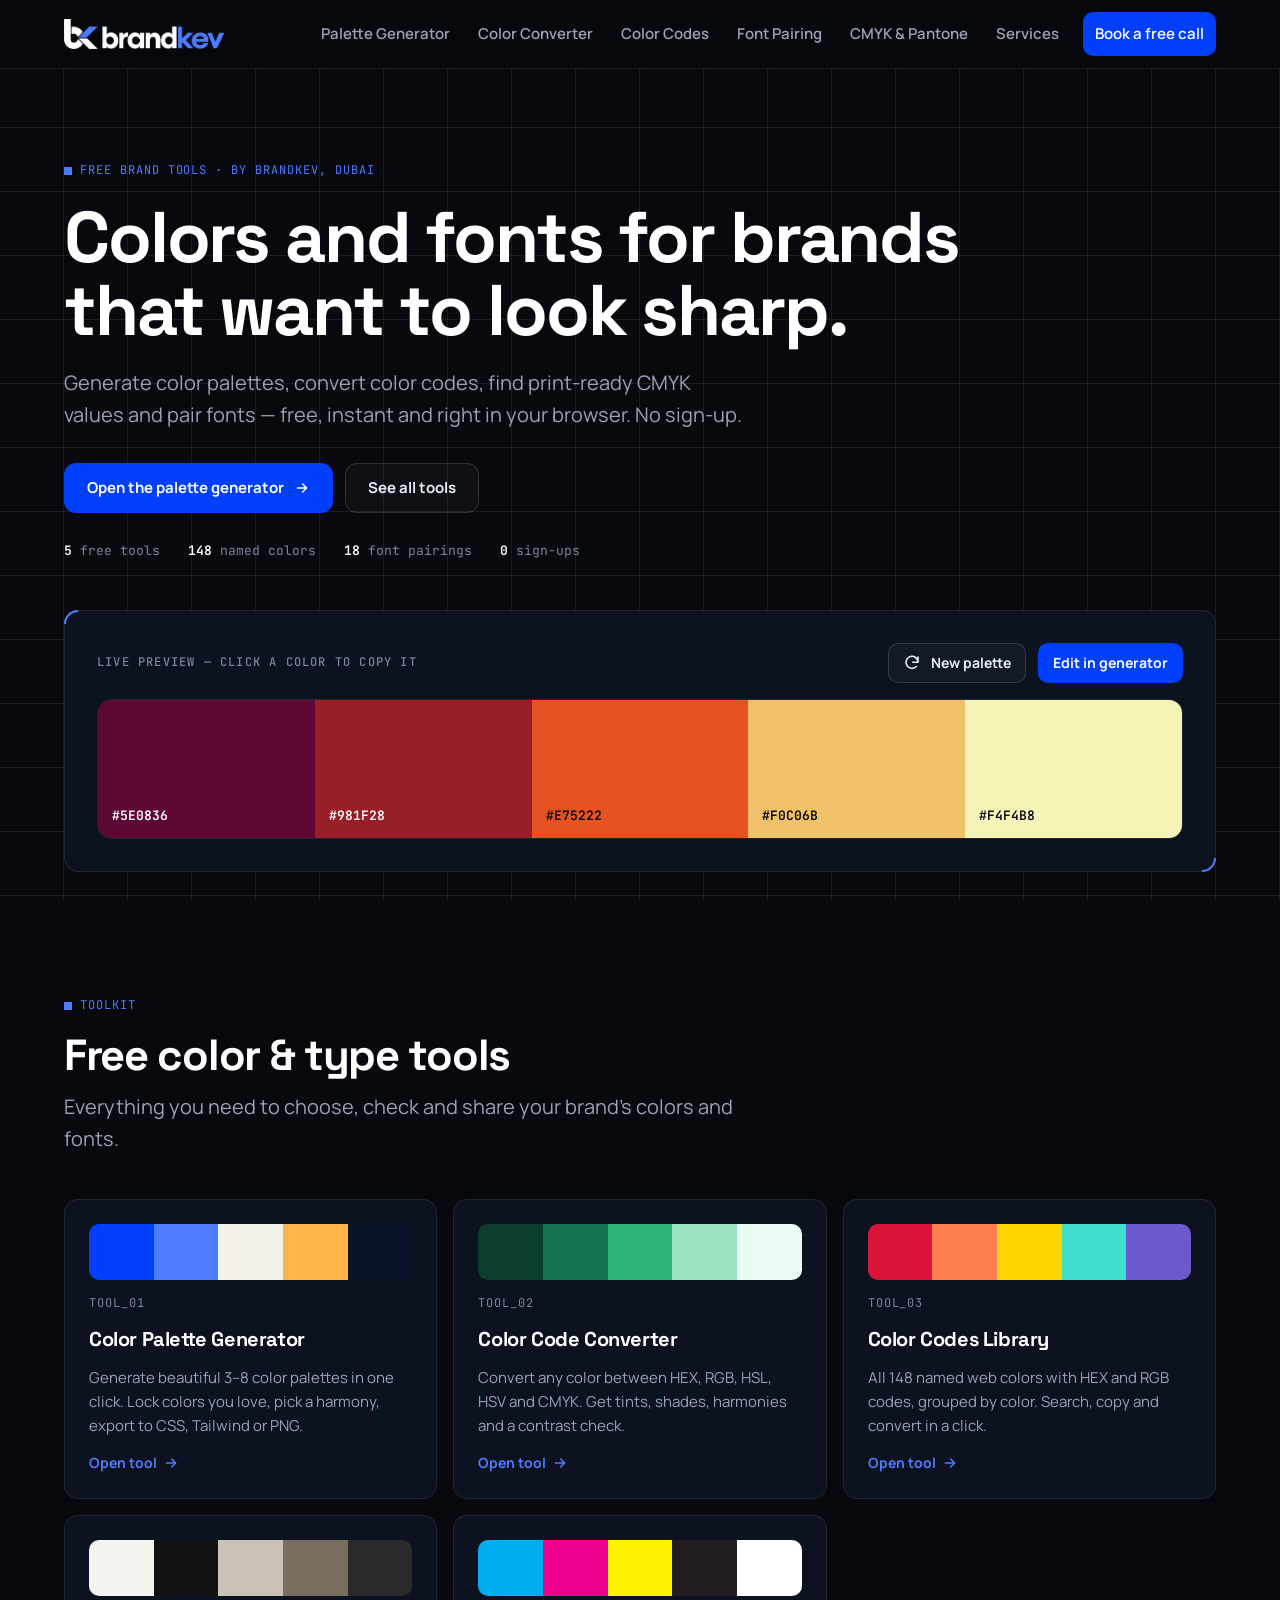
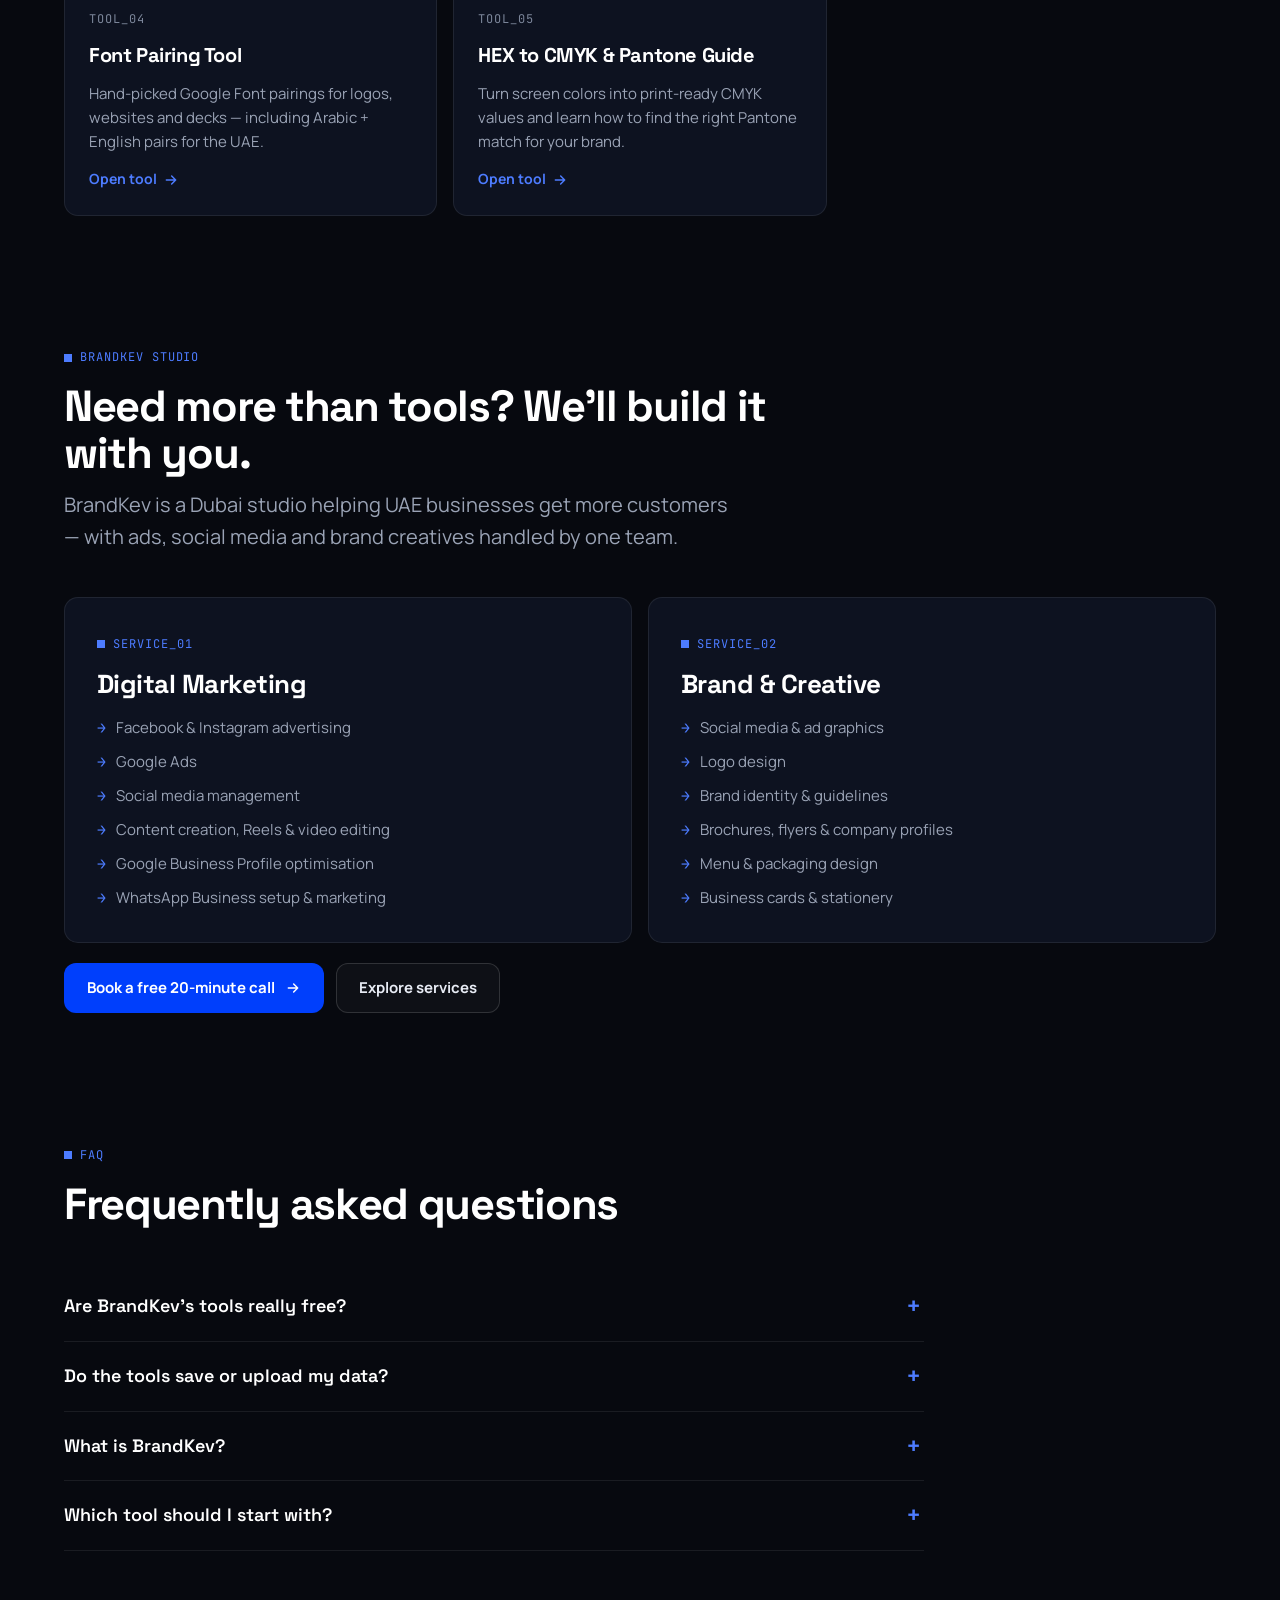
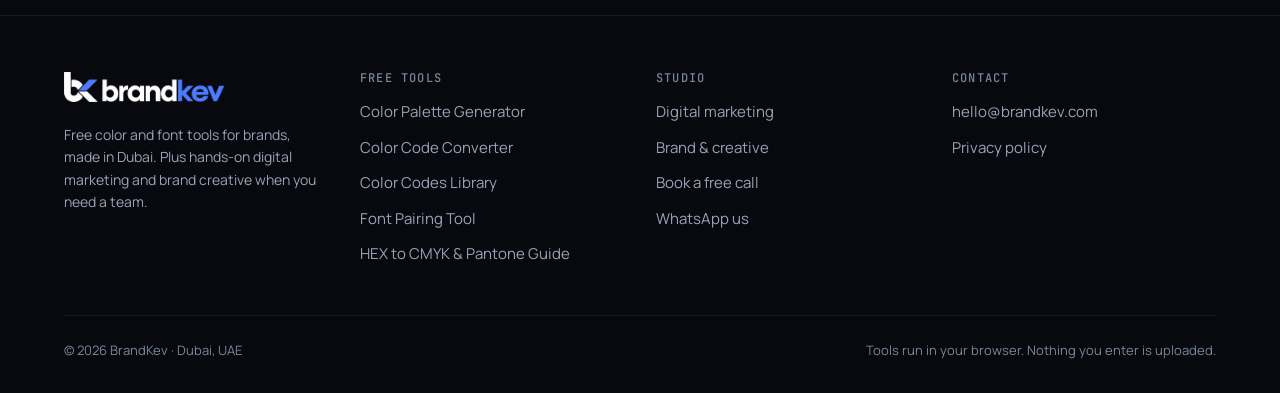
<file: index.html>
<!doctype html>
<html lang="en">
<head>
<meta charset="utf-8">
<meta name="viewport" content="width=device-width, initial-scale=1">
<title>BrandKev — Free Color Palette Generator, Color Codes &amp; Font Pairing</title>
<meta name="description" content="Free brand tools from BrandKev: color palette generator, HEX/RGB/CMYK color converter, color codes chart and font pairing tool. Plus digital marketing and branding services in Dubai, UAE.">
<link rel="canonical" href="https://www.brandkev.com/">
<meta name="robots" content="index, follow, max-image-preview:large">
<meta name="theme-color" content="#07090F">
<link rel="icon" type="image/png" href="/favicon.png">
<link rel="apple-touch-icon" href="/apple-touch-icon.png">
<meta property="og:type" content="website">
<meta property="og:site_name" content="BrandKev">
<meta property="og:locale" content="en_AE">
<meta property="og:url" content="https://www.brandkev.com/">
<meta property="og:title" content="BrandKev — Free Color Palette Generator, Color Codes &amp; Font Pairing">
<meta property="og:description" content="Free brand tools from BrandKev: color palette generator, HEX/RGB/CMYK color converter, color codes chart and font pairing tool. Plus digital marketing and branding services in Dubai, UAE.">
<meta property="og:image" content="https://www.brandkev.com/og-image.png">
<meta property="og:image:width" content="1200">
<meta property="og:image:height" content="630">
<meta name="twitter:card" content="summary_large_image">
<meta name="twitter:title" content="BrandKev — Free Color Palette Generator, Color Codes &amp; Font Pairing">
<meta name="twitter:description" content="Free brand tools from BrandKev: color palette generator, HEX/RGB/CMYK color converter, color codes chart and font pairing tool. Plus digital marketing and branding services in Dubai, UAE.">
<meta name="twitter:image" content="https://www.brandkev.com/og-image.png">
<link rel="preconnect" href="https://fonts.googleapis.com">
<link rel="preconnect" href="https://fonts.gstatic.com" crossorigin>
<link rel="stylesheet" href="https://fonts.googleapis.com/css2?family=Space+Grotesk:wght@500;700&family=Manrope:wght@400;500;600;700&family=JetBrains+Mono:wght@400;500;600;700&display=swap">
<link rel="stylesheet" href="/site.css">
<script type="application/ld+json">{"@context": "https://schema.org", "@graph": [{"@type": "ProfessionalService", "@id": "https://www.brandkev.com/#business", "name": "BrandKev", "url": "https://www.brandkev.com/", "email": "hello@brandkev.com", "logo": "https://www.brandkev.com/logo-full.png", "image": "https://www.brandkev.com/og-image.png", "description": "Free color and font tools for brands, plus digital marketing and brand creative services for businesses in Dubai and across the UAE.", "address": {"@type": "PostalAddress", "addressLocality": "Dubai", "addressCountry": "AE"}, "areaServed": [{"@type": "City", "name": "Dubai"}, {"@type": "City", "name": "Abu Dhabi"}, {"@type": "City", "name": "Sharjah"}, {"@type": "Country", "name": "United Arab Emirates"}], "knowsLanguage": ["en", "ar"]}, {"@type": "WebSite", "@id": "https://www.brandkev.com/#website", "url": "https://www.brandkev.com/", "name": "BrandKev", "publisher": {"@id": "https://www.brandkev.com/#business"}}, {"@type": "ItemList", "name": "Free brand tools", "itemListElement": [{"@type": "ListItem", "position": 1, "url": "https://www.brandkev.com/color-palette-generator", "name": "Color Palette Generator"}, {"@type": "ListItem", "position": 2, "url": "https://www.brandkev.com/color-converter", "name": "Color Code Converter"}, {"@type": "ListItem", "position": 3, "url": "https://www.brandkev.com/color-codes", "name": "Color Codes Library"}, {"@type": "ListItem", "position": 4, "url": "https://www.brandkev.com/font-pairing", "name": "Font Pairing Tool"}, {"@type": "ListItem", "position": 5, "url": "https://www.brandkev.com/cmyk-pantone-guide", "name": "HEX to CMYK & Pantone Guide"}]}, {"@type": "FAQPage", "mainEntity": [{"@type": "Question", "name": "Are BrandKev's tools really free?", "acceptedAnswer": {"@type": "Answer", "text": "Yes. Every tool is free, needs no account and has no watermarks. You can use the colors and fonts you find in personal and commercial projects."}}, {"@type": "Question", "name": "Do the tools save or upload my data?", "acceptedAnswer": {"@type": "Answer", "text": "No. The tools run entirely in your browser. Nothing you type is sent to us or stored. Palettes are saved only in the page link, so you can bookmark or share them."}}, {"@type": "Question", "name": "What is BrandKev?", "acceptedAnswer": {"@type": "Answer", "text": "BrandKev is a brand and digital marketing studio based in Dubai. We built these tools for the businesses we work with, and we also offer hands-on services: Facebook, Instagram and Google Ads, social media, logo design and brand identity."}}, {"@type": "Question", "name": "Which tool should I start with?", "acceptedAnswer": {"@type": "Answer", "text": "Start with the color palette generator to find your brand colors, then use the font pairing tool to choose your fonts. Before printing, convert your colors with the CMYK guide."}}]}]}</script>
</head>
<body>
<a class="skip" href="#main">Skip to content</a>
<header class="site-header">
  <div class="wrap nav">
    <a class="logo" href="/" aria-label="BrandKev home"><img src="/logo-light.png" alt="BrandKev" width="160" height="30"></a>
    <button class="menu-toggle" type="button" aria-expanded="false" aria-controls="menu" aria-label="Open menu"><svg aria-hidden="true" width="20" height="20" viewBox="0 0 24 24" fill="none" stroke="currentColor" stroke-width="2" stroke-linecap="round"><path d="M4 7h16M4 12h16M4 17h16"/></svg></button>
    <nav id="menu" class="menu" aria-label="Main">
      <a href="/color-palette-generator">Palette Generator</a>
      <a href="/color-converter">Color Converter</a>
      <a href="/color-codes">Color Codes</a>
      <a href="/font-pairing">Font Pairing</a>
      <a href="/cmyk-pantone-guide">CMYK & Pantone</a>
      <a href="/services">Services</a>
      <a class="menu-cta" href="https://cal.com/free-introductory-call" target="_blank" rel="noopener">Book a free call</a>
    </nav>
  </div>
</header>
<main id="main">
<section class="hero">
  <div class="wrap">
    <span class="tag">Free brand tools · by BrandKev, Dubai</span>
    <h1>Colors and fonts for brands that want to look sharp.</h1>
    <p class="lead">Generate color palettes, convert color codes, find print-ready CMYK values and pair fonts — free, instant and right in your browser. No sign-up.</p>
    <div class="cta-actions" style="margin-top:32px">
      <a class="btn btn-primary" href="/color-palette-generator">Open the palette generator <svg aria-hidden="true" width="16" height="16" viewBox="0 0 24 24" fill="none" stroke="currentColor" stroke-width="2.2" stroke-linecap="round" stroke-linejoin="round"><path d="M5 12h14M13 6l6 6-6 6"/></svg></a>
      <a class="btn btn-ghost" href="#tools">See all tools</a>
    </div>
    <div class="stat-row"><span><b>5</b> free tools</span><span><b>148</b> named colors</span><span><b>18</b> font pairings</span><span><b>0</b> sign-ups</span></div>

    <div class="panel ticks pad" style="margin-top:48px">
      <div style="display:flex;flex-wrap:wrap;gap:12px;align-items:center;justify-content:space-between">
        <h2 class="sub-h" style="margin:0">Live preview — click a color to copy it</h2>
        <div class="cta-actions">
          <button type="button" class="btn btn-ghost btn-sm" id="hero-roll"><svg aria-hidden="true" width="18" height="18" viewBox="0 0 24 24" fill="none" stroke="currentColor" stroke-width="2.2" stroke-linecap="round" stroke-linejoin="round"><path d="M20 11a8 8 0 1 0-2.3 5.7M20 4v7h-7"/></svg> New palette</button>
          <a class="btn btn-primary btn-sm" id="hero-open" href="/color-palette-generator">Edit in generator</a>
        </div>
      </div>
      <div id="hero-pal" class="hero-pal" style="margin-top:16px" aria-live="polite"></div>
    </div>
  </div>
</section>

<section class="section-tight" id="tools" aria-labelledby="tools-h">
  <div class="wrap">
    <div class="section-head"><span class="tag">Toolkit</span><h2 id="tools-h">Free color &amp; type tools</h2>
      <p class="lead">Everything you need to choose, check and share your brand's colors and fonts.</p></div>
    <div class="grid grid-3">
      <a class="panel tool-card" href="/color-palette-generator">
        <div class="mini-swatches" aria-hidden="true"><span style="background:#003FFC"></span><span style="background:#4D7CFF"></span><span style="background:#F4F1EA"></span><span style="background:#FFB547"></span><span style="background:#0B132B"></span></div>
        <span class="idx">TOOL_01</span>
        <h3>Color Palette Generator</h3>
        <p>Generate beautiful 3–8 color palettes in one click. Lock colors you love, pick a harmony, export to CSS, Tailwind or PNG.</p>
        <span class="go">Open tool <svg aria-hidden="true" width="16" height="16" viewBox="0 0 24 24" fill="none" stroke="currentColor" stroke-width="2.2" stroke-linecap="round" stroke-linejoin="round"><path d="M5 12h14M13 6l6 6-6 6"/></svg></span>
      </a>
      <a class="panel tool-card" href="/color-converter">
        <div class="mini-swatches" aria-hidden="true"><span style="background:#0B3D2E"></span><span style="background:#14724F"></span><span style="background:#2FB37B"></span><span style="background:#9BE3C1"></span><span style="background:#E9FBF2"></span></div>
        <span class="idx">TOOL_02</span>
        <h3>Color Code Converter</h3>
        <p>Convert any color between HEX, RGB, HSL, HSV and CMYK. Get tints, shades, harmonies and a contrast check.</p>
        <span class="go">Open tool <svg aria-hidden="true" width="16" height="16" viewBox="0 0 24 24" fill="none" stroke="currentColor" stroke-width="2.2" stroke-linecap="round" stroke-linejoin="round"><path d="M5 12h14M13 6l6 6-6 6"/></svg></span>
      </a>
      <a class="panel tool-card" href="/color-codes">
        <div class="mini-swatches" aria-hidden="true"><span style="background:#DC143C"></span><span style="background:#FF7F50"></span><span style="background:#FFD700"></span><span style="background:#40E0D0"></span><span style="background:#6A5ACD"></span></div>
        <span class="idx">TOOL_03</span>
        <h3>Color Codes Library</h3>
        <p>All 148 named web colors with HEX and RGB codes, grouped by color. Search, copy and convert in a click.</p>
        <span class="go">Open tool <svg aria-hidden="true" width="16" height="16" viewBox="0 0 24 24" fill="none" stroke="currentColor" stroke-width="2.2" stroke-linecap="round" stroke-linejoin="round"><path d="M5 12h14M13 6l6 6-6 6"/></svg></span>
      </a>
      <a class="panel tool-card" href="/font-pairing">
        <div class="mini-swatches" aria-hidden="true"><span style="background:#F5F3EE"></span><span style="background:#111111"></span><span style="background:#C9C2B6"></span><span style="background:#7A6F5F"></span><span style="background:#2A2A2A"></span></div>
        <span class="idx">TOOL_04</span>
        <h3>Font Pairing Tool</h3>
        <p>Hand-picked Google Font pairings for logos, websites and decks — including Arabic + English pairs for the UAE.</p>
        <span class="go">Open tool <svg aria-hidden="true" width="16" height="16" viewBox="0 0 24 24" fill="none" stroke="currentColor" stroke-width="2.2" stroke-linecap="round" stroke-linejoin="round"><path d="M5 12h14M13 6l6 6-6 6"/></svg></span>
      </a>
      <a class="panel tool-card" href="/cmyk-pantone-guide">
        <div class="mini-swatches" aria-hidden="true"><span style="background:#00AEEF"></span><span style="background:#EC008C"></span><span style="background:#FFF200"></span><span style="background:#231F20"></span><span style="background:#FFFFFF"></span></div>
        <span class="idx">TOOL_05</span>
        <h3>HEX to CMYK & Pantone Guide</h3>
        <p>Turn screen colors into print-ready CMYK values and learn how to find the right Pantone match for your brand.</p>
        <span class="go">Open tool <svg aria-hidden="true" width="16" height="16" viewBox="0 0 24 24" fill="none" stroke="currentColor" stroke-width="2.2" stroke-linecap="round" stroke-linejoin="round"><path d="M5 12h14M13 6l6 6-6 6"/></svg></span>
      </a>
    </div>
  </div>
</section>

<section class="section-tight" aria-labelledby="studio-h">
  <div class="wrap">
    <div class="section-head"><span class="tag">BrandKev studio</span><h2 id="studio-h">Need more than tools? We'll build it with you.</h2>
      <p class="lead">BrandKev is a Dubai studio helping UAE businesses get more customers — with ads, social media and brand creatives handled by one team.</p></div>
    <div class="grid grid-2">
      <div class="panel pad">
        <span class="tag">Service_01</span>
        <h3 style="margin-top:12px;font-size:26px">Digital Marketing</h3>
        <ul class="svc-list">
          <li>Facebook &amp; Instagram advertising</li><li>Google Ads</li><li>Social media management</li>
          <li>Content creation, Reels &amp; video editing</li><li>Google Business Profile optimisation</li><li>WhatsApp Business setup &amp; marketing</li>
        </ul>
      </div>
      <div class="panel pad">
        <span class="tag">Service_02</span>
        <h3 style="margin-top:12px;font-size:26px">Brand &amp; Creative</h3>
        <ul class="svc-list">
          <li>Social media &amp; ad graphics</li><li>Logo design</li><li>Brand identity &amp; guidelines</li>
          <li>Brochures, flyers &amp; company profiles</li><li>Menu &amp; packaging design</li><li>Business cards &amp; stationery</li>
        </ul>
      </div>
    </div>
    <div class="cta-actions" style="margin-top:20px">
      <a class="btn btn-primary" href="https://cal.com/free-introductory-call" target="_blank" rel="noopener">Book a free 20-minute call <svg aria-hidden="true" width="16" height="16" viewBox="0 0 24 24" fill="none" stroke="currentColor" stroke-width="2.2" stroke-linecap="round" stroke-linejoin="round"><path d="M5 12h14M13 6l6 6-6 6"/></svg></a>
      <a class="btn btn-ghost" href="/services">Explore services</a>
    </div>
  </div>
</section>

<section class="section-tight" aria-labelledby="faq-h">
  <div class="wrap">
    <div class="section-head"><span class="tag">FAQ</span><h2 id="faq-h">Frequently asked questions</h2></div>
    <div class="faq">
      <details><summary>Are BrandKev&#x27;s tools really free?</summary><p>Yes. Every tool is free, needs no account and has no watermarks. You can use the colors and fonts you find in personal and commercial projects.</p></details>
      <details><summary>Do the tools save or upload my data?</summary><p>No. The tools run entirely in your browser. Nothing you type is sent to us or stored. Palettes are saved only in the page link, so you can bookmark or share them.</p></details>
      <details><summary>What is BrandKev?</summary><p>BrandKev is a brand and digital marketing studio based in Dubai. We built these tools for the businesses we work with, and we also offer <a href="/services">hands-on services</a>: Facebook, Instagram and Google Ads, social media, logo design and brand identity.</p></details>
      <details><summary>Which tool should I start with?</summary><p>Start with the <a href="/color-palette-generator">color palette generator</a> to find your brand colors, then use the <a href="/font-pairing">font pairing tool</a> to choose your fonts. Before printing, convert your colors with the <a href="/cmyk-pantone-guide">CMYK guide</a>.</p></details>
    </div>
  </div>
</section>
</main>
<footer class="site-footer">
  <div class="wrap">
    <div class="foot-grid">
      <div class="foot-brand">
        <a href="/" aria-label="BrandKev home"><img src="/logo-light.png" alt="BrandKev" width="160" height="30"></a>
        <p>Free color and font tools for brands, made in Dubai. Plus hands-on digital marketing and brand creative when you need a team.</p>
      </div>
      <div>
        <h2>Free tools</h2>
        <ul>
          <li><a href="/color-palette-generator">Color Palette Generator</a></li>
          <li><a href="/color-converter">Color Code Converter</a></li>
          <li><a href="/color-codes">Color Codes Library</a></li>
          <li><a href="/font-pairing">Font Pairing Tool</a></li>
          <li><a href="/cmyk-pantone-guide">HEX to CMYK & Pantone Guide</a></li>
        </ul>
      </div>
      <div>
        <h2>Studio</h2>
        <ul>
          <li><a href="/services">Digital marketing</a></li>
          <li><a href="/services#brand">Brand &amp; creative</a></li>
          <li><a href="https://cal.com/free-introductory-call" target="_blank" rel="noopener">Book a free call</a></li>
          <li><a class="js-whatsapp" href="/services#contact" target="_blank" rel="noopener">WhatsApp us</a></li>
        </ul>
      </div>
      <div>
        <h2>Contact</h2>
        <ul>
          <li><a href="mailto:hello@brandkev.com">hello@brandkev.com</a></li>
          <li><a href="/privacy">Privacy policy</a></li>
        </ul>
      </div>
    </div>
    <div class="foot-bottom">
      <span>© 2026 BrandKev · Dubai, UAE</span>
      <span>Tools run in your browser. Nothing you enter is uploaded.</span>
    </div>
  </div>
</footer>
<script src="/site.js"></script>
<script>
(function(){
  var el=document.getElementById('hero-pal'); if(!el||!window.BK) return;
  function make(){
    var h=Math.random()*360, out=[];
    for(var i=0;i<5;i++){ out.push(BK.hslToHex(h+(i-2)*22+(Math.random()*10-5), 55+Math.random()*30, 20+i*16)); }
    el.innerHTML=out.map(function(c){return '<button type="button" style="background:'+c+';color:'+BK.textOn(c)+'" data-copy="'+c+'" aria-label="Copy '+c+'">'+c+'</button>';}).join('');
    var link=document.getElementById('hero-open'); if(link) link.href='/color-palette-generator?colors='+out.map(function(c){return c.slice(1);}).join('-');
  }
  make(); document.getElementById('hero-roll').addEventListener('click', make);
})();
</script>
</body>
</html>
</file>
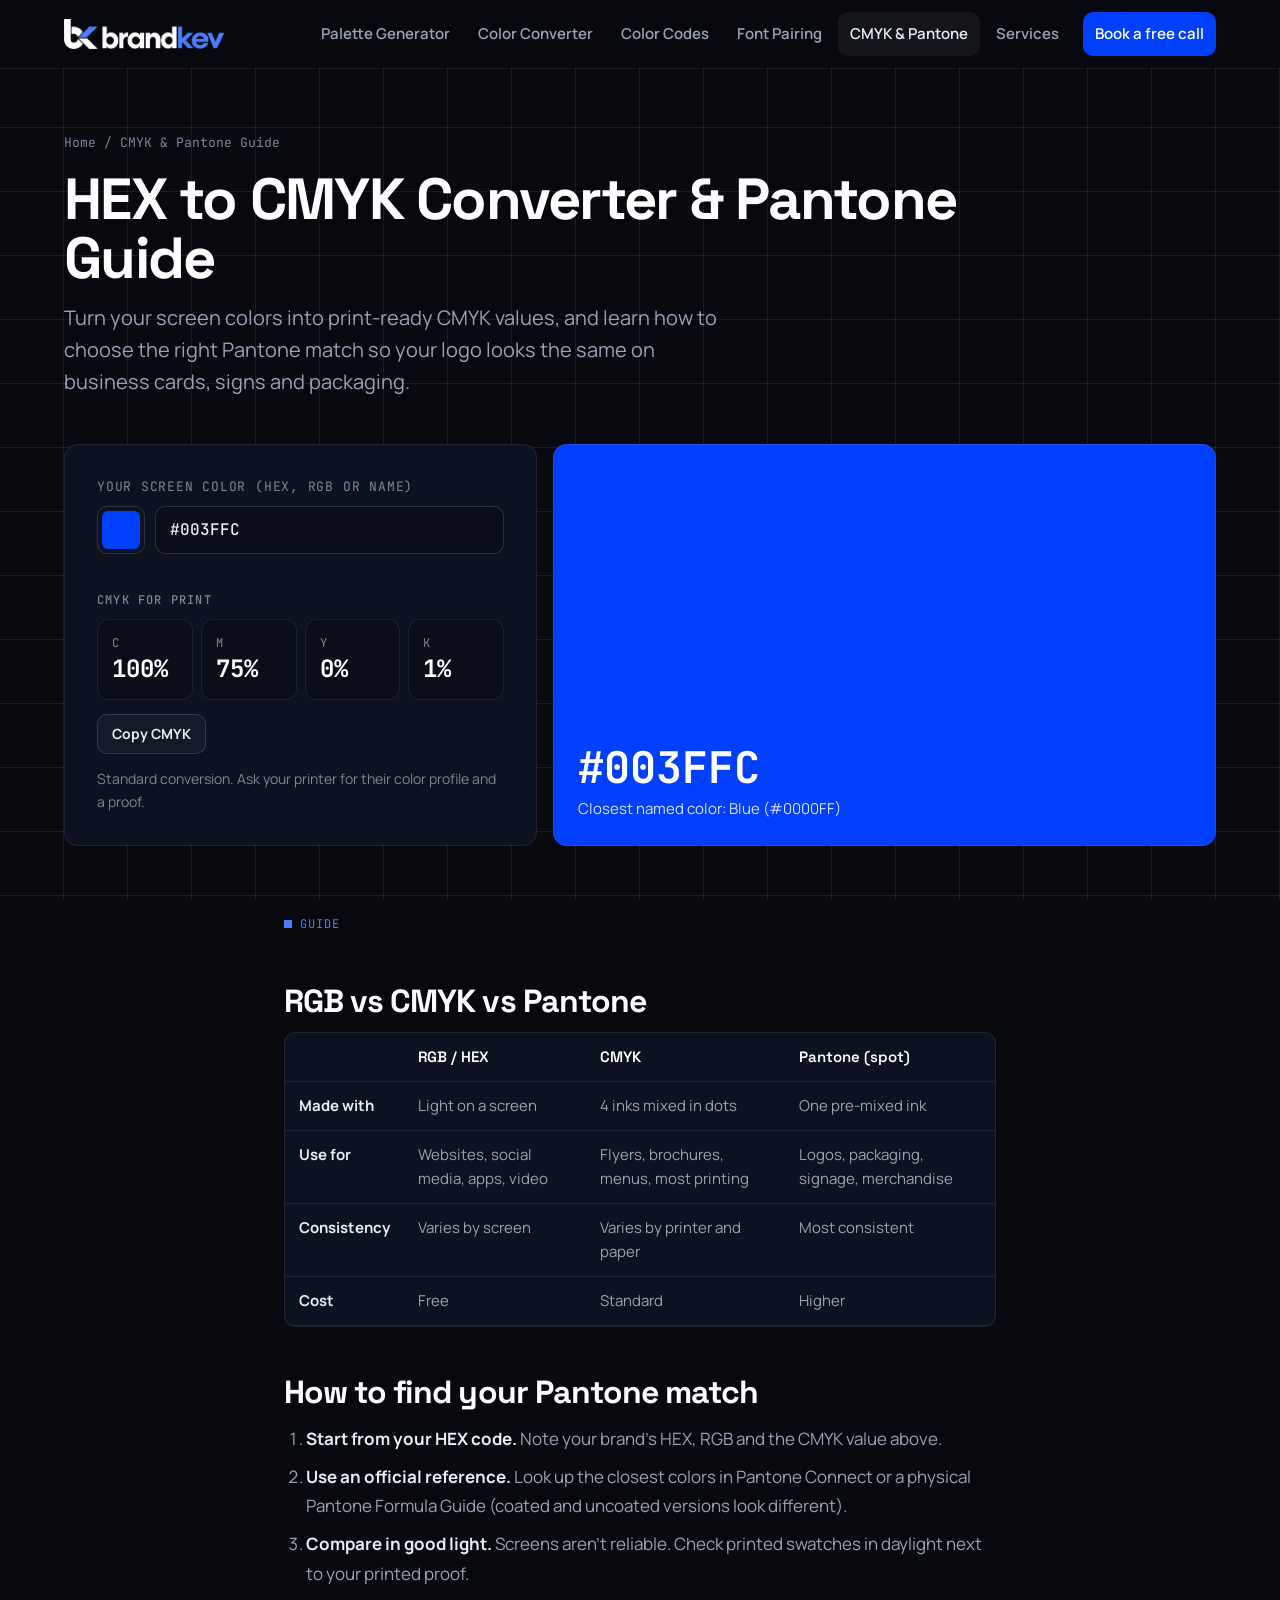
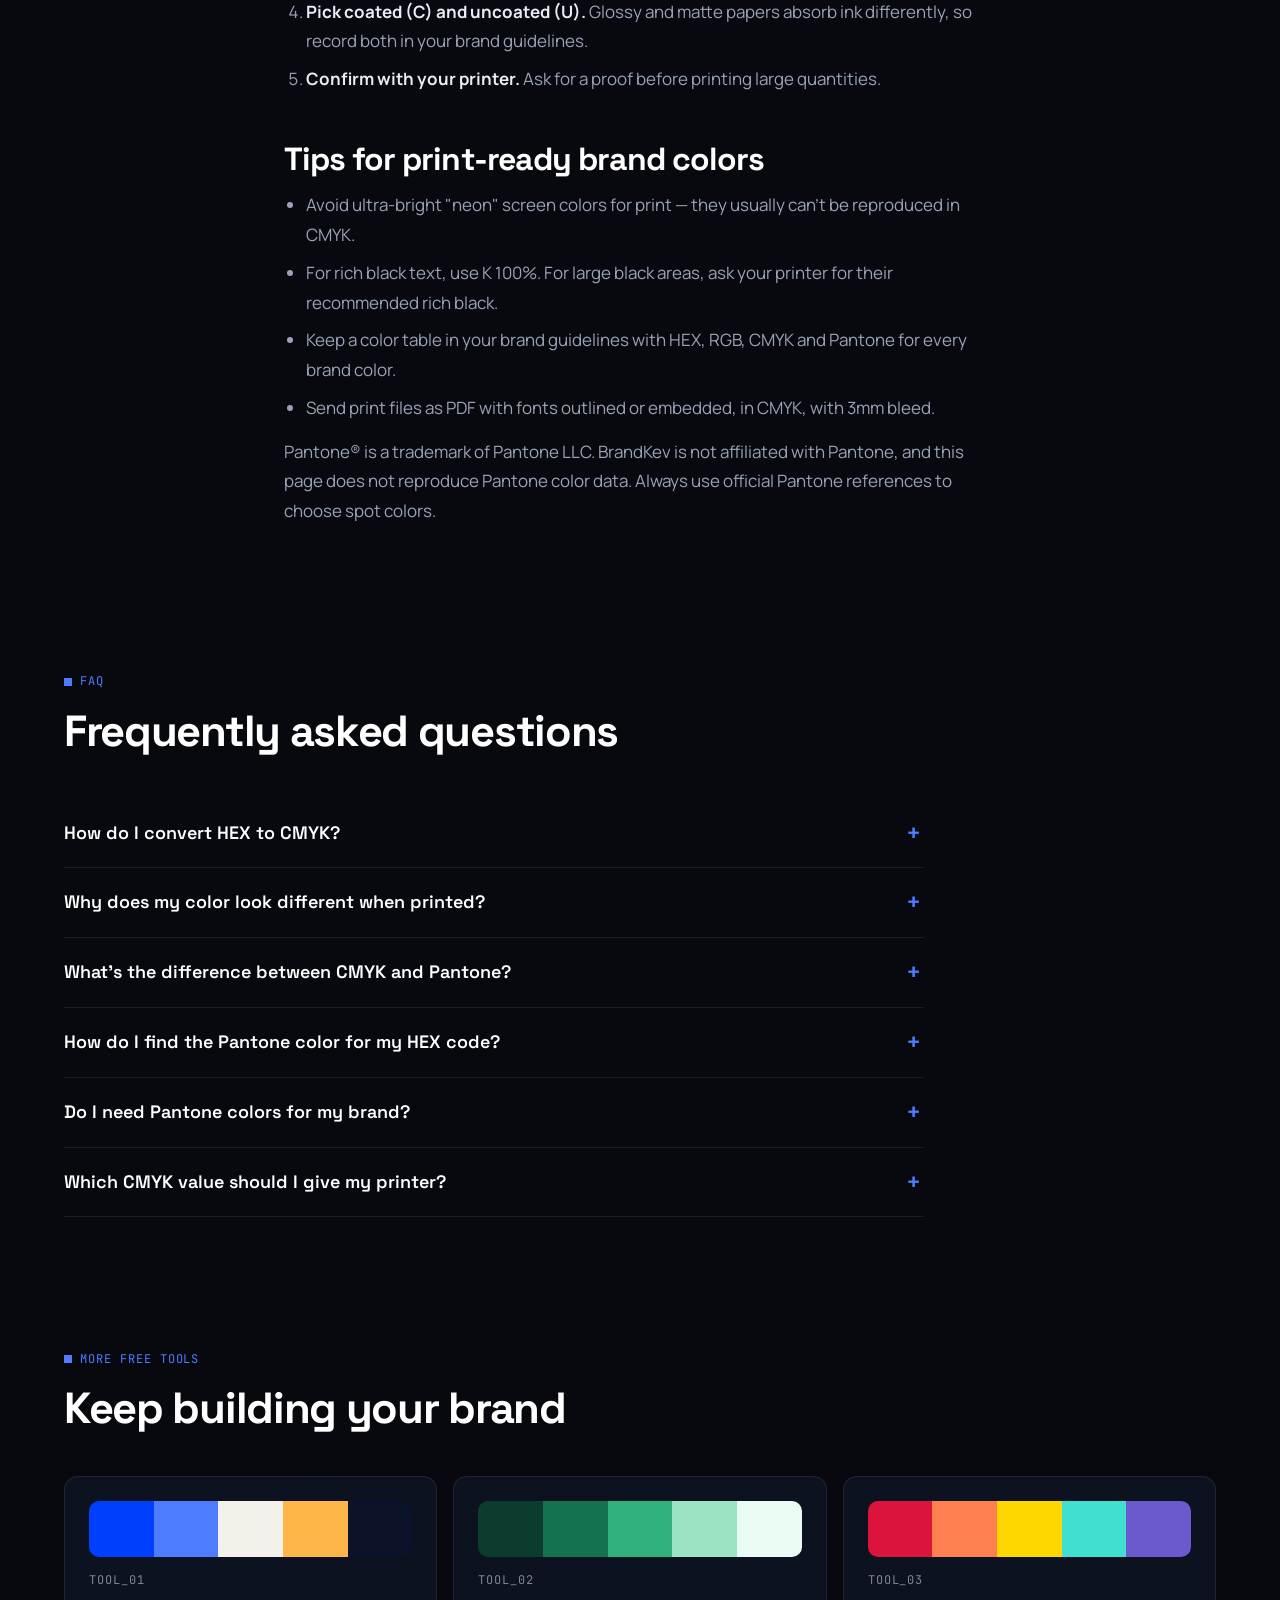
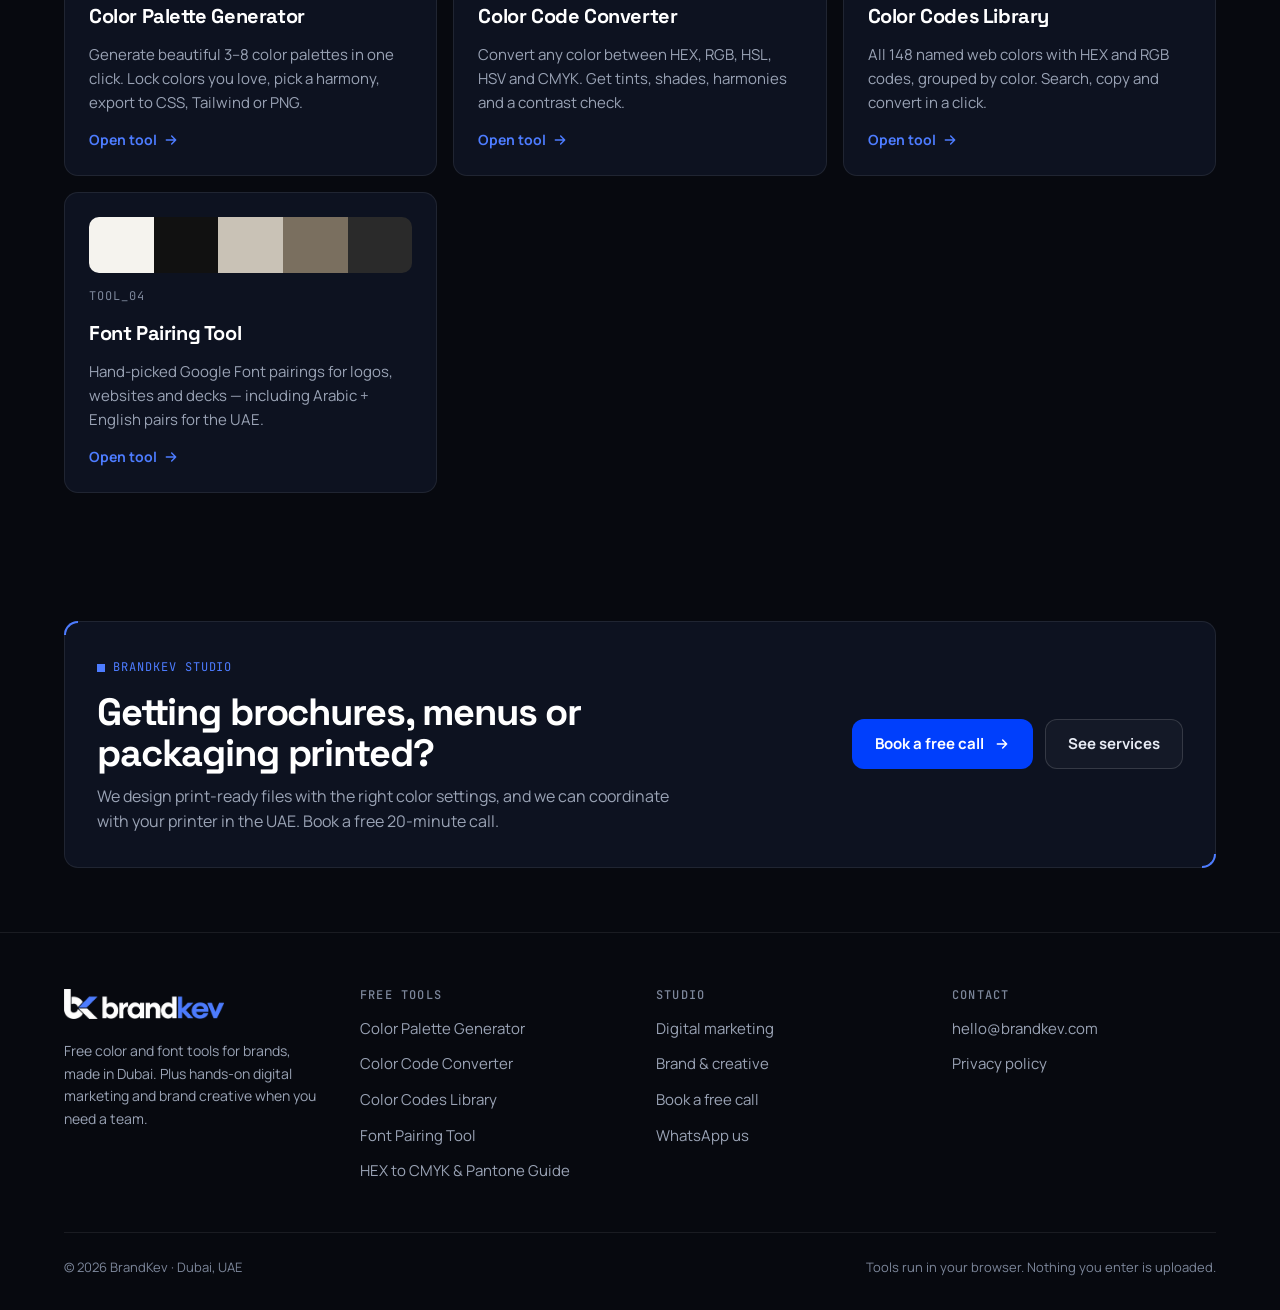
<file: cmyk-pantone-guide.html>
<!doctype html>
<html lang="en">
<head>
<meta charset="utf-8">
<meta name="viewport" content="width=device-width, initial-scale=1">
<title>HEX to CMYK Converter &amp; Pantone Matching Guide | BrandKev</title>
<meta name="description" content="Convert HEX and RGB colors to CMYK for print, and learn how to find the right Pantone match for your logo, business cards and packaging. Free tool and printer-ready tips.">
<link rel="canonical" href="https://www.brandkev.com/cmyk-pantone-guide">
<meta name="robots" content="index, follow, max-image-preview:large">
<meta name="theme-color" content="#07090F">
<link rel="icon" type="image/png" href="/favicon.png">
<link rel="apple-touch-icon" href="/apple-touch-icon.png">
<meta property="og:type" content="website">
<meta property="og:site_name" content="BrandKev">
<meta property="og:locale" content="en_AE">
<meta property="og:url" content="https://www.brandkev.com/cmyk-pantone-guide">
<meta property="og:title" content="HEX to CMYK Converter &amp; Pantone Matching Guide | BrandKev">
<meta property="og:description" content="Convert HEX and RGB colors to CMYK for print, and learn how to find the right Pantone match for your logo, business cards and packaging. Free tool and printer-ready tips.">
<meta property="og:image" content="https://www.brandkev.com/og-image.png">
<meta property="og:image:width" content="1200">
<meta property="og:image:height" content="630">
<meta name="twitter:card" content="summary_large_image">
<meta name="twitter:title" content="HEX to CMYK Converter &amp; Pantone Matching Guide | BrandKev">
<meta name="twitter:description" content="Convert HEX and RGB colors to CMYK for print, and learn how to find the right Pantone match for your logo, business cards and packaging. Free tool and printer-ready tips.">
<meta name="twitter:image" content="https://www.brandkev.com/og-image.png">
<link rel="preconnect" href="https://fonts.googleapis.com">
<link rel="preconnect" href="https://fonts.gstatic.com" crossorigin>
<link rel="stylesheet" href="https://fonts.googleapis.com/css2?family=Space+Grotesk:wght@500;700&family=Manrope:wght@400;500;600;700&family=JetBrains+Mono:wght@400;500;600;700&display=swap">
<link rel="stylesheet" href="/site.css">
<script type="application/ld+json">{"@context": "https://schema.org", "@graph": [{"@type": "WebApplication", "name": "BrandKev HEX to CMYK Converter", "url": "https://www.brandkev.com/cmyk-pantone-guide", "description": "Convert HEX and RGB colors to CMYK for print, and learn how to find the right Pantone match for your logo, business cards and packaging. Free tool and printer-ready tips.", "applicationCategory": "DesignApplication", "operatingSystem": "Any (runs in your browser)", "isAccessibleForFree": true, "featureList": ["HEX to CMYK", "RGB to CMYK", "Print color guidance"], "offers": {"@type": "Offer", "price": "0", "priceCurrency": "AED"}, "publisher": {"@id": "https://www.brandkev.com/#business"}}, {"@type": "Article", "headline": "HEX to CMYK & Pantone Matching Guide", "url": "https://www.brandkev.com/cmyk-pantone-guide", "author": {"@id": "https://www.brandkev.com/#business"}, "publisher": {"@id": "https://www.brandkev.com/#business"}, "dateModified": "2026-11-09", "inLanguage": "en"}, {"@type": "BreadcrumbList", "itemListElement": [{"@type": "ListItem", "position": 1, "name": "Home", "item": "https://www.brandkev.com/"}, {"@type": "ListItem", "position": 2, "name": "CMYK & Pantone Guide", "item": "https://www.brandkev.com/cmyk-pantone-guide"}]}, {"@type": "FAQPage", "mainEntity": [{"@type": "Question", "name": "How do I convert HEX to CMYK?", "acceptedAnswer": {"@type": "Answer", "text": "Enter your HEX code above and the CMYK percentages appear instantly. The formula divides each RGB value by 255, works out the black (K) amount, then calculates cyan, magenta and yellow from what's left."}}, {"@type": "Question", "name": "Why does my color look different when printed?", "acceptedAnswer": {"@type": "Answer", "text": "Screens make color with light (RGB) and can show brighter colors than ink can print (CMYK). Very bright blues, greens and oranges often look duller on paper. Paper type, coating and the printer's profile change the result too, so always ask for a proof."}}, {"@type": "Question", "name": "What's the difference between CMYK and Pantone?", "acceptedAnswer": {"@type": "Answer", "text": "CMYK prints colors by mixing four inks in tiny dots. Pantone (a spot color system) uses a pre-mixed ink for one exact color, so it stays consistent across printers and materials. Pantone costs more but is the safest choice for logos and packaging."}}, {"@type": "Question", "name": "How do I find the Pantone color for my HEX code?", "acceptedAnswer": {"@type": "Answer", "text": "Use Pantone's official tools — Pantone Connect or a printed Pantone Formula Guide — and compare under good light. Pick the closest swatch by eye, then ask your printer to confirm. Online HEX-to-Pantone matches are only approximate."}}, {"@type": "Question", "name": "Do I need Pantone colors for my brand?", "acceptedAnswer": {"@type": "Answer", "text": "Not always. Digital-only brands can live with HEX and RGB. If you print signage, packaging, uniforms or large runs of stationery, adding a Pantone reference to your brand guidelines keeps your colors consistent."}}, {"@type": "Question", "name": "Which CMYK value should I give my printer?", "acceptedAnswer": {"@type": "Answer", "text": "Use the values here as a starting point, then ask your printer which color profile they use (for example Coated FOGRA39 in the UAE and Europe) and request a printed proof before the full run."}}]}]}</script>
</head>
<body>
<a class="skip" href="#main">Skip to content</a>
<header class="site-header">
  <div class="wrap nav">
    <a class="logo" href="/" aria-label="BrandKev home"><img src="/logo-light.png" alt="BrandKev" width="160" height="30"></a>
    <button class="menu-toggle" type="button" aria-expanded="false" aria-controls="menu" aria-label="Open menu"><svg aria-hidden="true" width="20" height="20" viewBox="0 0 24 24" fill="none" stroke="currentColor" stroke-width="2" stroke-linecap="round"><path d="M4 7h16M4 12h16M4 17h16"/></svg></button>
    <nav id="menu" class="menu" aria-label="Main">
      <a href="/color-palette-generator">Palette Generator</a>
      <a href="/color-converter">Color Converter</a>
      <a href="/color-codes">Color Codes</a>
      <a href="/font-pairing">Font Pairing</a>
      <a href="/cmyk-pantone-guide" aria-current="page">CMYK & Pantone</a>
      <a href="/services">Services</a>
      <a class="menu-cta" href="https://cal.com/free-introductory-call" target="_blank" rel="noopener">Book a free call</a>
    </nav>
  </div>
</header>
<main id="main">
<section class="page-hero">
  <div class="wrap">
    <nav class="crumbs" aria-label="Breadcrumb"><a href="/">Home</a><span aria-hidden="true">/</span><span aria-current="page">CMYK & Pantone Guide</span></nav>
    <h1>HEX to CMYK Converter &amp; Pantone Guide</h1>
    <p class="lead">Turn your screen colors into print-ready CMYK values, and learn how to choose the right Pantone match so your logo looks the same on business cards, signs and packaging.</p>
  </div>
</section>

<section aria-label="HEX to CMYK converter">
  <div class="wrap">
    <div class="cv-grid">
      <div class="panel pad">
        <label class="field" for="cv-input">Your screen color (HEX, RGB or name)</label>
        <div class="cv-input-row" style="margin-top:8px">
          <input type="color" class="picker" id="cv-picker" value="#003ffc" aria-label="Color picker">
          <input id="cv-input" class="input" value="#003FFC" autocomplete="off" spellcheck="false" aria-describedby="cv-error">
        </div>
        <div id="cv-error" class="err" role="alert"></div>
        <h2 class="sub-h" style="margin-top:12px">CMYK for print</h2>
        <div id="cm-values" class="cmyk-row"></div>
        <button type="button" class="btn btn-ghost btn-sm" id="cm-copy" data-copy="" style="margin-top:14px">Copy CMYK</button>
        <p class="note" style="margin:14px 0 0">Standard conversion. Ask your printer for their color profile and a proof.</p>
      </div>
      <div id="cv-preview" class="cv-preview" aria-live="polite">
        <div class="pv-hex">#003FFC</div>
        <div class="pv-name" id="cv-name"></div>
      </div>
    </div>
  </div>
</section>

<section class="section-tight">
  <div class="wrap prose">
    <span class="tag">Guide</span>
    <h2>RGB vs CMYK vs Pantone</h2>
    <div class="table-scroll"><table>
      <thead><tr><th scope="col"></th><th scope="col">RGB / HEX</th><th scope="col">CMYK</th><th scope="col">Pantone (spot)</th></tr></thead>
      <tbody>
        <tr><td><strong>Made with</strong></td><td>Light on a screen</td><td>4 inks mixed in dots</td><td>One pre-mixed ink</td></tr>
        <tr><td><strong>Use for</strong></td><td>Websites, social media, apps, video</td><td>Flyers, brochures, menus, most printing</td><td>Logos, packaging, signage, merchandise</td></tr>
        <tr><td><strong>Consistency</strong></td><td>Varies by screen</td><td>Varies by printer and paper</td><td>Most consistent</td></tr>
        <tr><td><strong>Cost</strong></td><td>Free</td><td>Standard</td><td>Higher</td></tr>
      </tbody>
    </table></div>

    <h2>How to find your Pantone match</h2>
    <ol>
      <li><strong>Start from your HEX code.</strong> Note your brand's HEX, RGB and the CMYK value above.</li>
      <li><strong>Use an official reference.</strong> Look up the closest colors in Pantone Connect or a physical Pantone Formula Guide (coated and uncoated versions look different).</li>
      <li><strong>Compare in good light.</strong> Screens aren't reliable. Check printed swatches in daylight next to your printed proof.</li>
      <li><strong>Pick coated (C) and uncoated (U).</strong> Glossy and matte papers absorb ink differently, so record both in your brand guidelines.</li>
      <li><strong>Confirm with your printer.</strong> Ask for a proof before printing large quantities.</li>
    </ol>

    <h2>Tips for print-ready brand colors</h2>
    <ul>
      <li>Avoid ultra-bright "neon" screen colors for print — they usually can't be reproduced in CMYK.</li>
      <li>For rich black text, use K 100%. For large black areas, ask your printer for their recommended rich black.</li>
      <li>Keep a color table in your brand guidelines with HEX, RGB, CMYK and Pantone for every brand color.</li>
      <li>Send print files as PDF with fonts outlined or embedded, in CMYK, with 3mm bleed.</li>
    </ul>
    <p class="note">Pantone® is a trademark of Pantone LLC. BrandKev is not affiliated with Pantone, and this page does not reproduce Pantone color data. Always use official Pantone references to choose spot colors.</p>
  </div>
</section>

<section class="section-tight" aria-labelledby="faq-h">
  <div class="wrap">
    <div class="section-head"><span class="tag">FAQ</span><h2 id="faq-h">Frequently asked questions</h2></div>
    <div class="faq">
      <details><summary>How do I convert HEX to CMYK?</summary><p>Enter your HEX code above and the CMYK percentages appear instantly. The formula divides each RGB value by 255, works out the black (K) amount, then calculates cyan, magenta and yellow from what's left.</p></details>
      <details><summary>Why does my color look different when printed?</summary><p>Screens make color with light (RGB) and can show brighter colors than ink can print (CMYK). Very bright blues, greens and oranges often look duller on paper. Paper type, coating and the printer's profile change the result too, so always ask for a proof.</p></details>
      <details><summary>What&#x27;s the difference between CMYK and Pantone?</summary><p>CMYK prints colors by mixing four inks in tiny dots. Pantone (a spot color system) uses a pre-mixed ink for one exact color, so it stays consistent across printers and materials. Pantone costs more but is the safest choice for logos and packaging.</p></details>
      <details><summary>How do I find the Pantone color for my HEX code?</summary><p>Use Pantone's official tools — Pantone Connect or a printed Pantone Formula Guide — and compare under good light. Pick the closest swatch by eye, then ask your printer to confirm. Online HEX-to-Pantone matches are only approximate.</p></details>
      <details><summary>Do I need Pantone colors for my brand?</summary><p>Not always. Digital-only brands can live with HEX and RGB. If you print signage, packaging, uniforms or large runs of stationery, adding a Pantone reference to your brand guidelines keeps your colors consistent.</p></details>
      <details><summary>Which CMYK value should I give my printer?</summary><p>Use the values here as a starting point, then ask your printer which color profile they use (for example Coated FOGRA39 in the UAE and Europe) and request a printed proof before the full run.</p></details>
    </div>
  </div>
</section>
<section class="section-tight" aria-labelledby="rel-h">
  <div class="wrap">
    <div class="section-head"><span class="tag">More free tools</span><h2 id="rel-h">Keep building your brand</h2></div>
    <div class="grid grid-3">
      <a class="panel tool-card" href="/color-palette-generator">
        <div class="mini-swatches" aria-hidden="true"><span style="background:#003FFC"></span><span style="background:#4D7CFF"></span><span style="background:#F4F1EA"></span><span style="background:#FFB547"></span><span style="background:#0B132B"></span></div>
        <span class="idx">TOOL_01</span>
        <h3>Color Palette Generator</h3>
        <p>Generate beautiful 3–8 color palettes in one click. Lock colors you love, pick a harmony, export to CSS, Tailwind or PNG.</p>
        <span class="go">Open tool <svg aria-hidden="true" width="16" height="16" viewBox="0 0 24 24" fill="none" stroke="currentColor" stroke-width="2.2" stroke-linecap="round" stroke-linejoin="round"><path d="M5 12h14M13 6l6 6-6 6"/></svg></span>
      </a>
      <a class="panel tool-card" href="/color-converter">
        <div class="mini-swatches" aria-hidden="true"><span style="background:#0B3D2E"></span><span style="background:#14724F"></span><span style="background:#2FB37B"></span><span style="background:#9BE3C1"></span><span style="background:#E9FBF2"></span></div>
        <span class="idx">TOOL_02</span>
        <h3>Color Code Converter</h3>
        <p>Convert any color between HEX, RGB, HSL, HSV and CMYK. Get tints, shades, harmonies and a contrast check.</p>
        <span class="go">Open tool <svg aria-hidden="true" width="16" height="16" viewBox="0 0 24 24" fill="none" stroke="currentColor" stroke-width="2.2" stroke-linecap="round" stroke-linejoin="round"><path d="M5 12h14M13 6l6 6-6 6"/></svg></span>
      </a>
      <a class="panel tool-card" href="/color-codes">
        <div class="mini-swatches" aria-hidden="true"><span style="background:#DC143C"></span><span style="background:#FF7F50"></span><span style="background:#FFD700"></span><span style="background:#40E0D0"></span><span style="background:#6A5ACD"></span></div>
        <span class="idx">TOOL_03</span>
        <h3>Color Codes Library</h3>
        <p>All 148 named web colors with HEX and RGB codes, grouped by color. Search, copy and convert in a click.</p>
        <span class="go">Open tool <svg aria-hidden="true" width="16" height="16" viewBox="0 0 24 24" fill="none" stroke="currentColor" stroke-width="2.2" stroke-linecap="round" stroke-linejoin="round"><path d="M5 12h14M13 6l6 6-6 6"/></svg></span>
      </a>
      <a class="panel tool-card" href="/font-pairing">
        <div class="mini-swatches" aria-hidden="true"><span style="background:#F5F3EE"></span><span style="background:#111111"></span><span style="background:#C9C2B6"></span><span style="background:#7A6F5F"></span><span style="background:#2A2A2A"></span></div>
        <span class="idx">TOOL_04</span>
        <h3>Font Pairing Tool</h3>
        <p>Hand-picked Google Font pairings for logos, websites and decks — including Arabic + English pairs for the UAE.</p>
        <span class="go">Open tool <svg aria-hidden="true" width="16" height="16" viewBox="0 0 24 24" fill="none" stroke="currentColor" stroke-width="2.2" stroke-linecap="round" stroke-linejoin="round"><path d="M5 12h14M13 6l6 6-6 6"/></svg></span>
      </a>
    </div>
  </div>
</section>
<section class="section-tight">
  <div class="wrap">
    <div class="panel ticks pad cta-band">
      <div>
        <span class="tag">BrandKev studio</span>
        <h2 style="margin-top:12px">Getting brochures, menus or packaging printed?</h2>
        <p>We design print-ready files with the right color settings, and we can coordinate with your printer in the UAE. Book a free 20-minute call.</p>
      </div>
      <div class="cta-actions">
        <a class="btn btn-primary" href="https://cal.com/free-introductory-call" target="_blank" rel="noopener">Book a free call <svg aria-hidden="true" width="16" height="16" viewBox="0 0 24 24" fill="none" stroke="currentColor" stroke-width="2.2" stroke-linecap="round" stroke-linejoin="round"><path d="M5 12h14M13 6l6 6-6 6"/></svg></a>
        <a class="btn btn-ghost" href="/services">See services</a>
      </div>
    </div>
  </div>
</section>
</main>
<footer class="site-footer">
  <div class="wrap">
    <div class="foot-grid">
      <div class="foot-brand">
        <a href="/" aria-label="BrandKev home"><img src="/logo-light.png" alt="BrandKev" width="160" height="30"></a>
        <p>Free color and font tools for brands, made in Dubai. Plus hands-on digital marketing and brand creative when you need a team.</p>
      </div>
      <div>
        <h2>Free tools</h2>
        <ul>
          <li><a href="/color-palette-generator">Color Palette Generator</a></li>
          <li><a href="/color-converter">Color Code Converter</a></li>
          <li><a href="/color-codes">Color Codes Library</a></li>
          <li><a href="/font-pairing">Font Pairing Tool</a></li>
          <li><a href="/cmyk-pantone-guide">HEX to CMYK & Pantone Guide</a></li>
        </ul>
      </div>
      <div>
        <h2>Studio</h2>
        <ul>
          <li><a href="/services">Digital marketing</a></li>
          <li><a href="/services#brand">Brand &amp; creative</a></li>
          <li><a href="https://cal.com/free-introductory-call" target="_blank" rel="noopener">Book a free call</a></li>
          <li><a class="js-whatsapp" href="/services#contact" target="_blank" rel="noopener">WhatsApp us</a></li>
        </ul>
      </div>
      <div>
        <h2>Contact</h2>
        <ul>
          <li><a href="mailto:hello@brandkev.com">hello@brandkev.com</a></li>
          <li><a href="/privacy">Privacy policy</a></li>
        </ul>
      </div>
    </div>
    <div class="foot-bottom">
      <span>© 2026 BrandKev · Dubai, UAE</span>
      <span>Tools run in your browser. Nothing you enter is uploaded.</span>
    </div>
  </div>
</footer>
<script src="/site.js"></script>
<script src="/converter.js" defer></script>
</body>
</html>
</file>
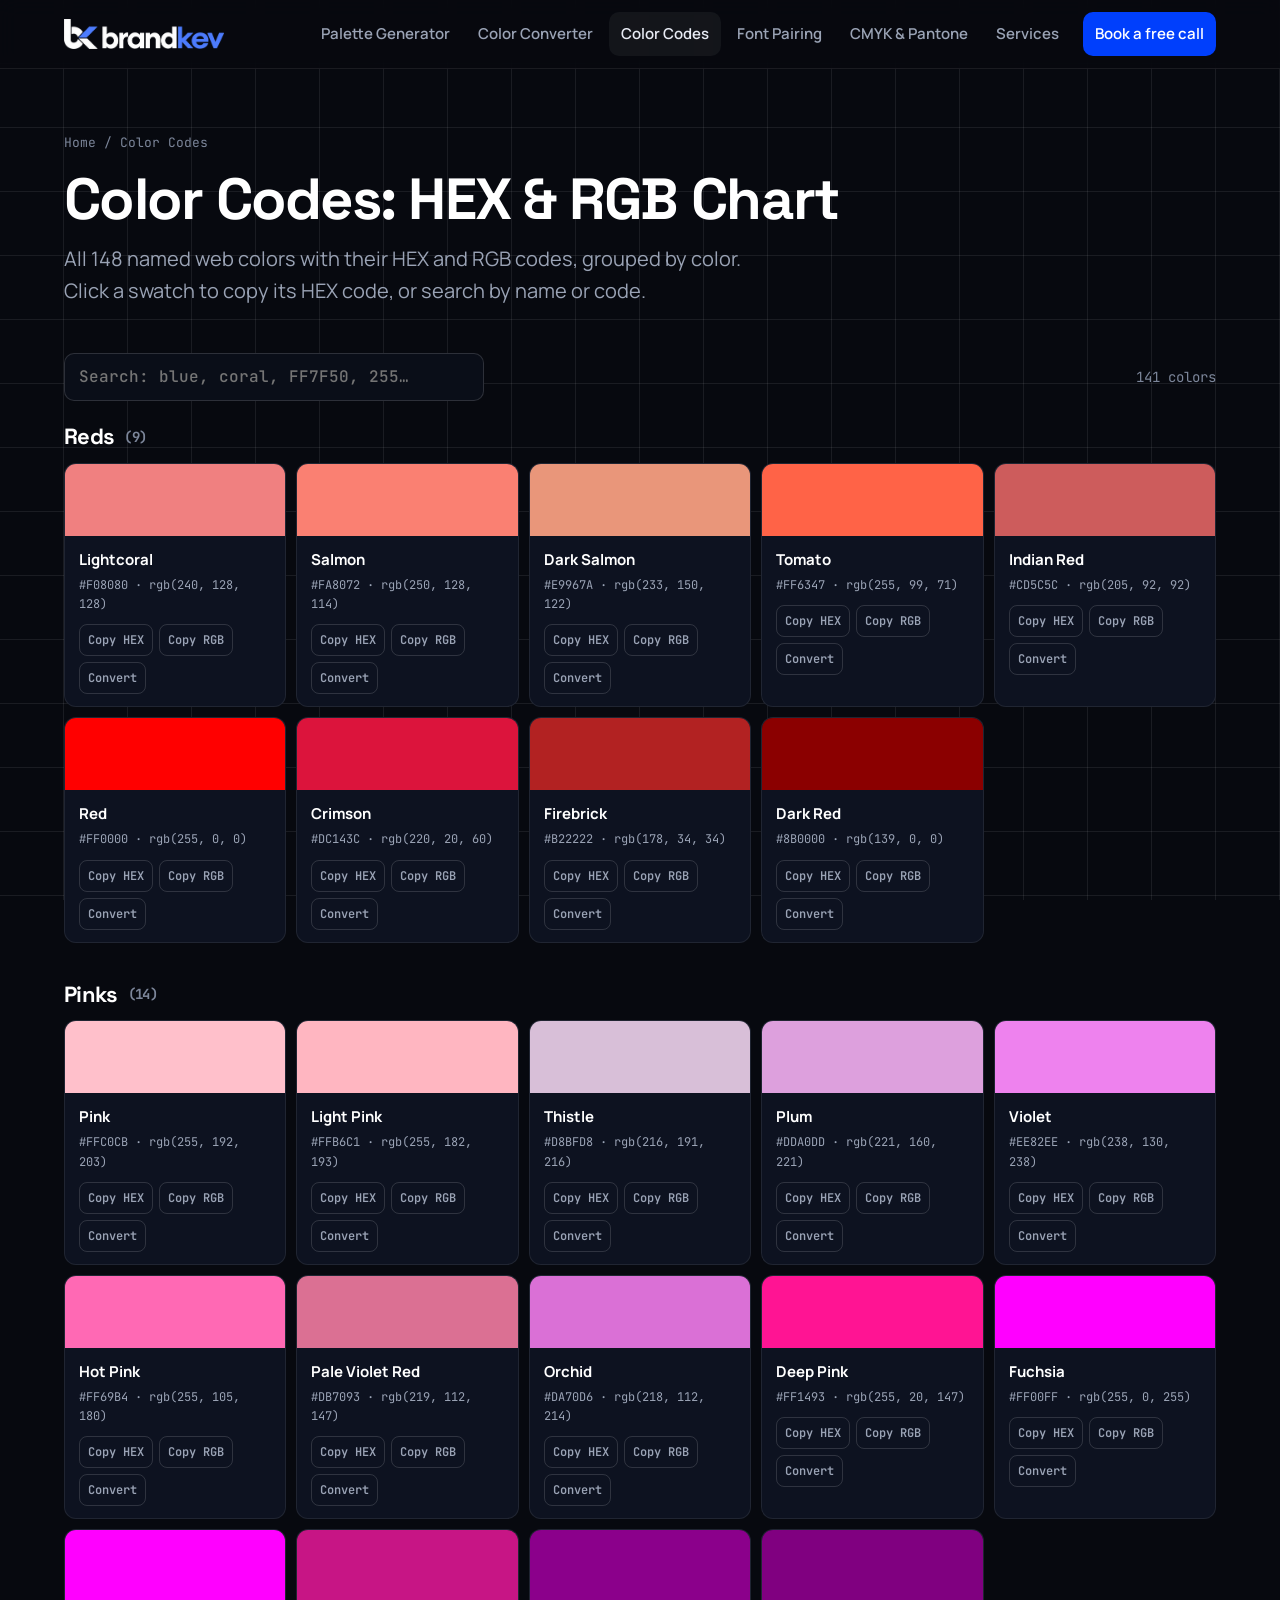
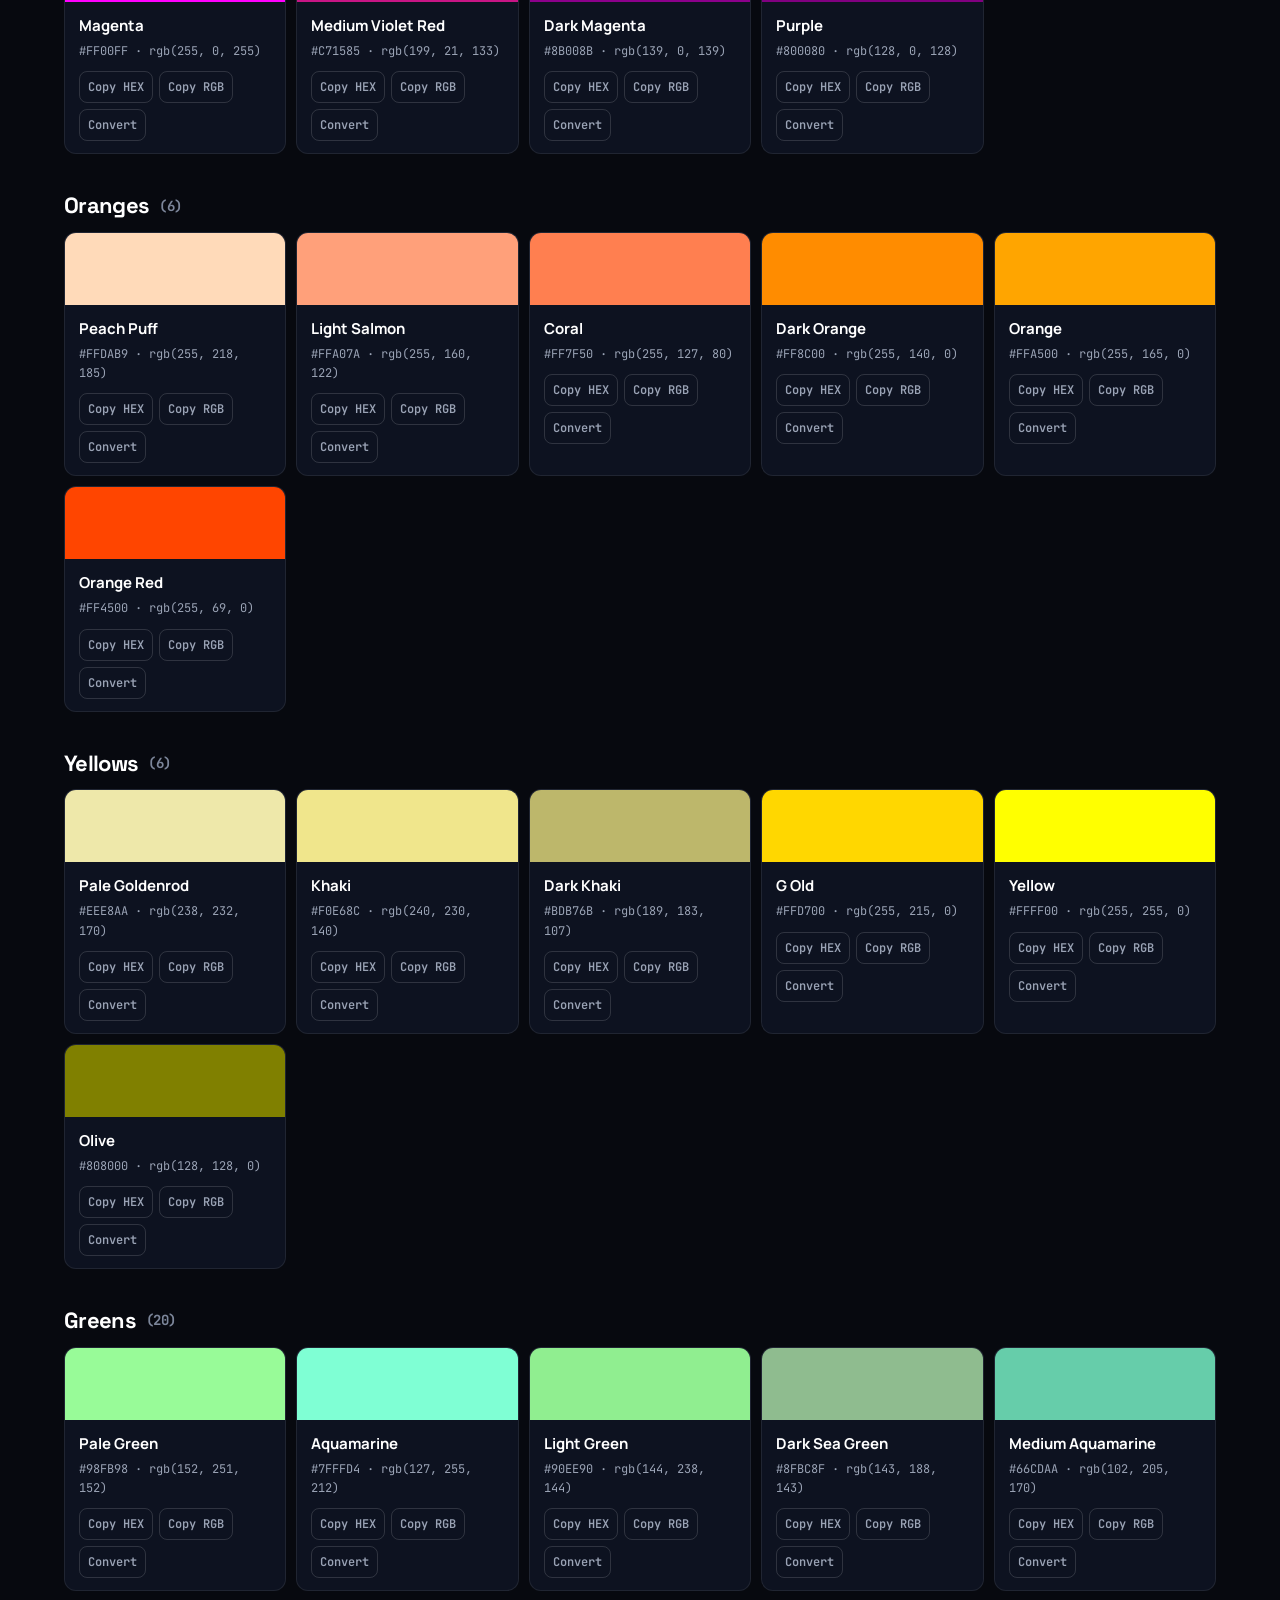
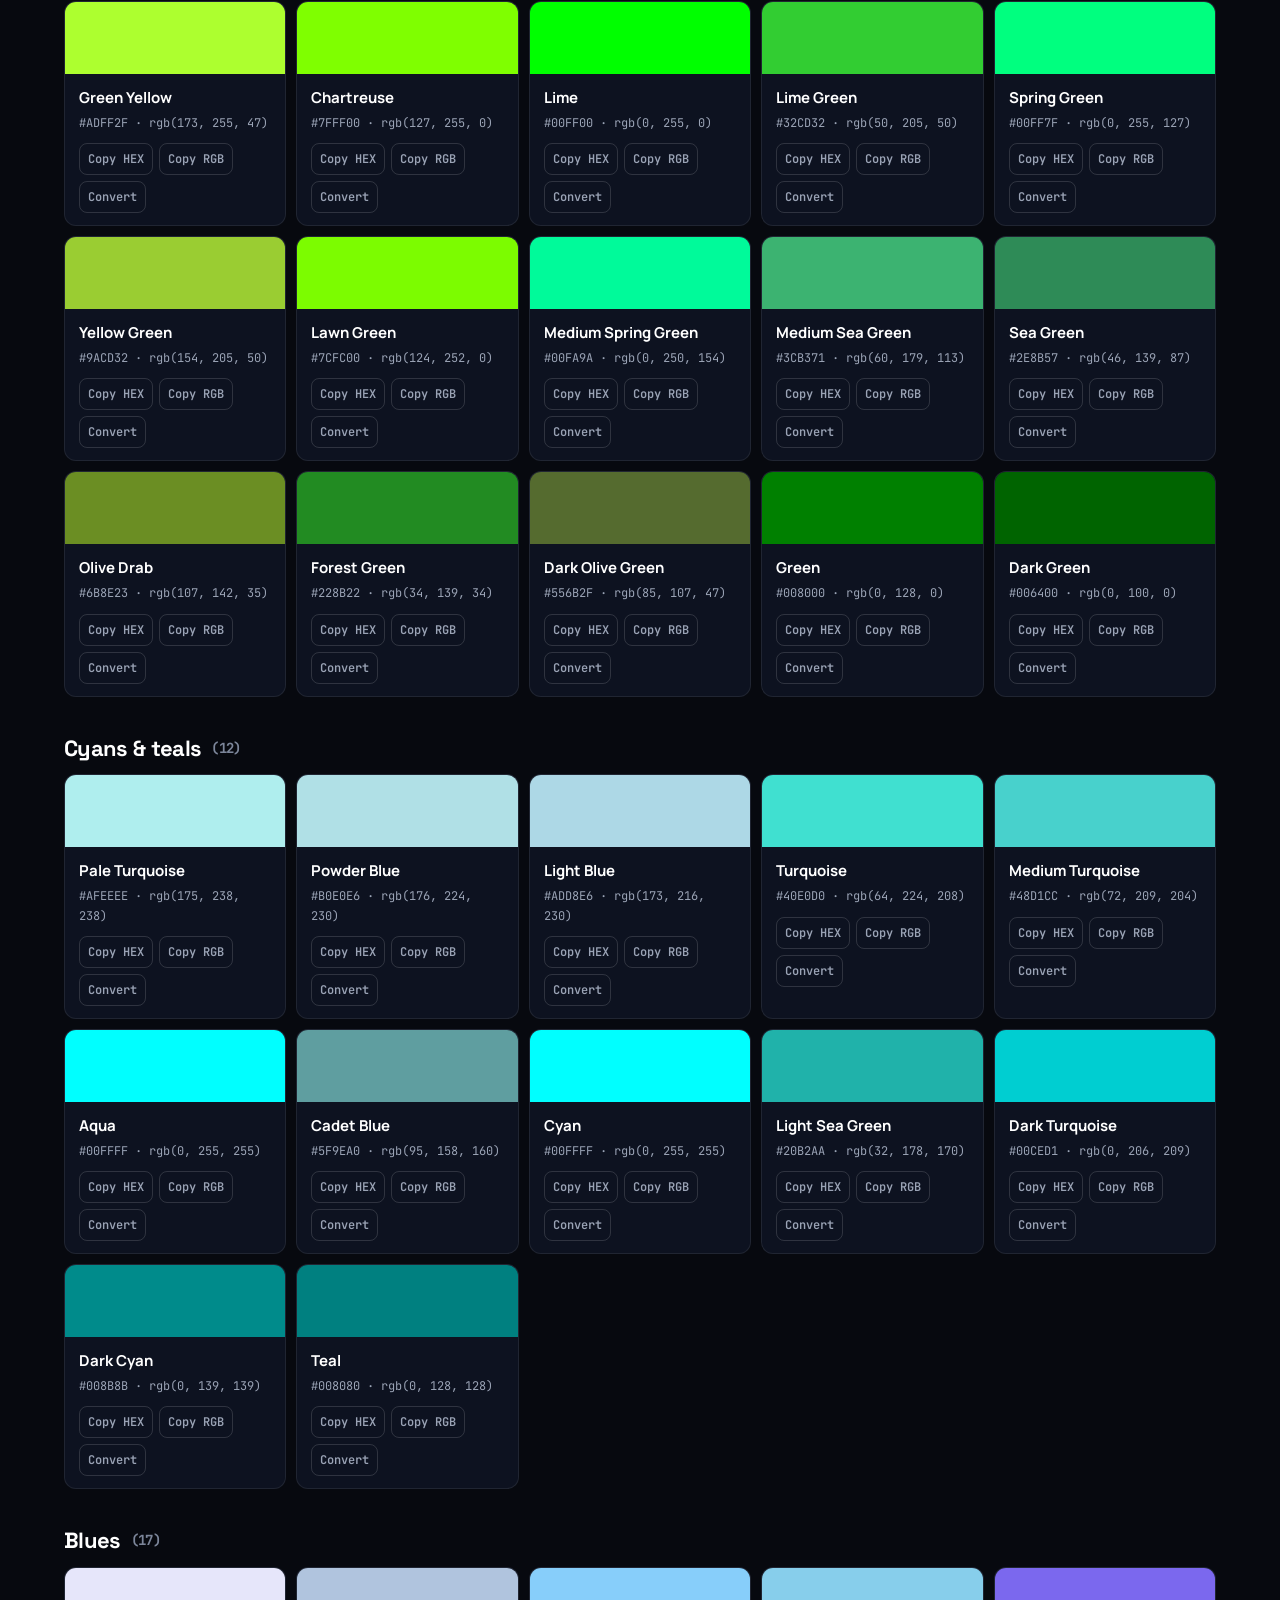
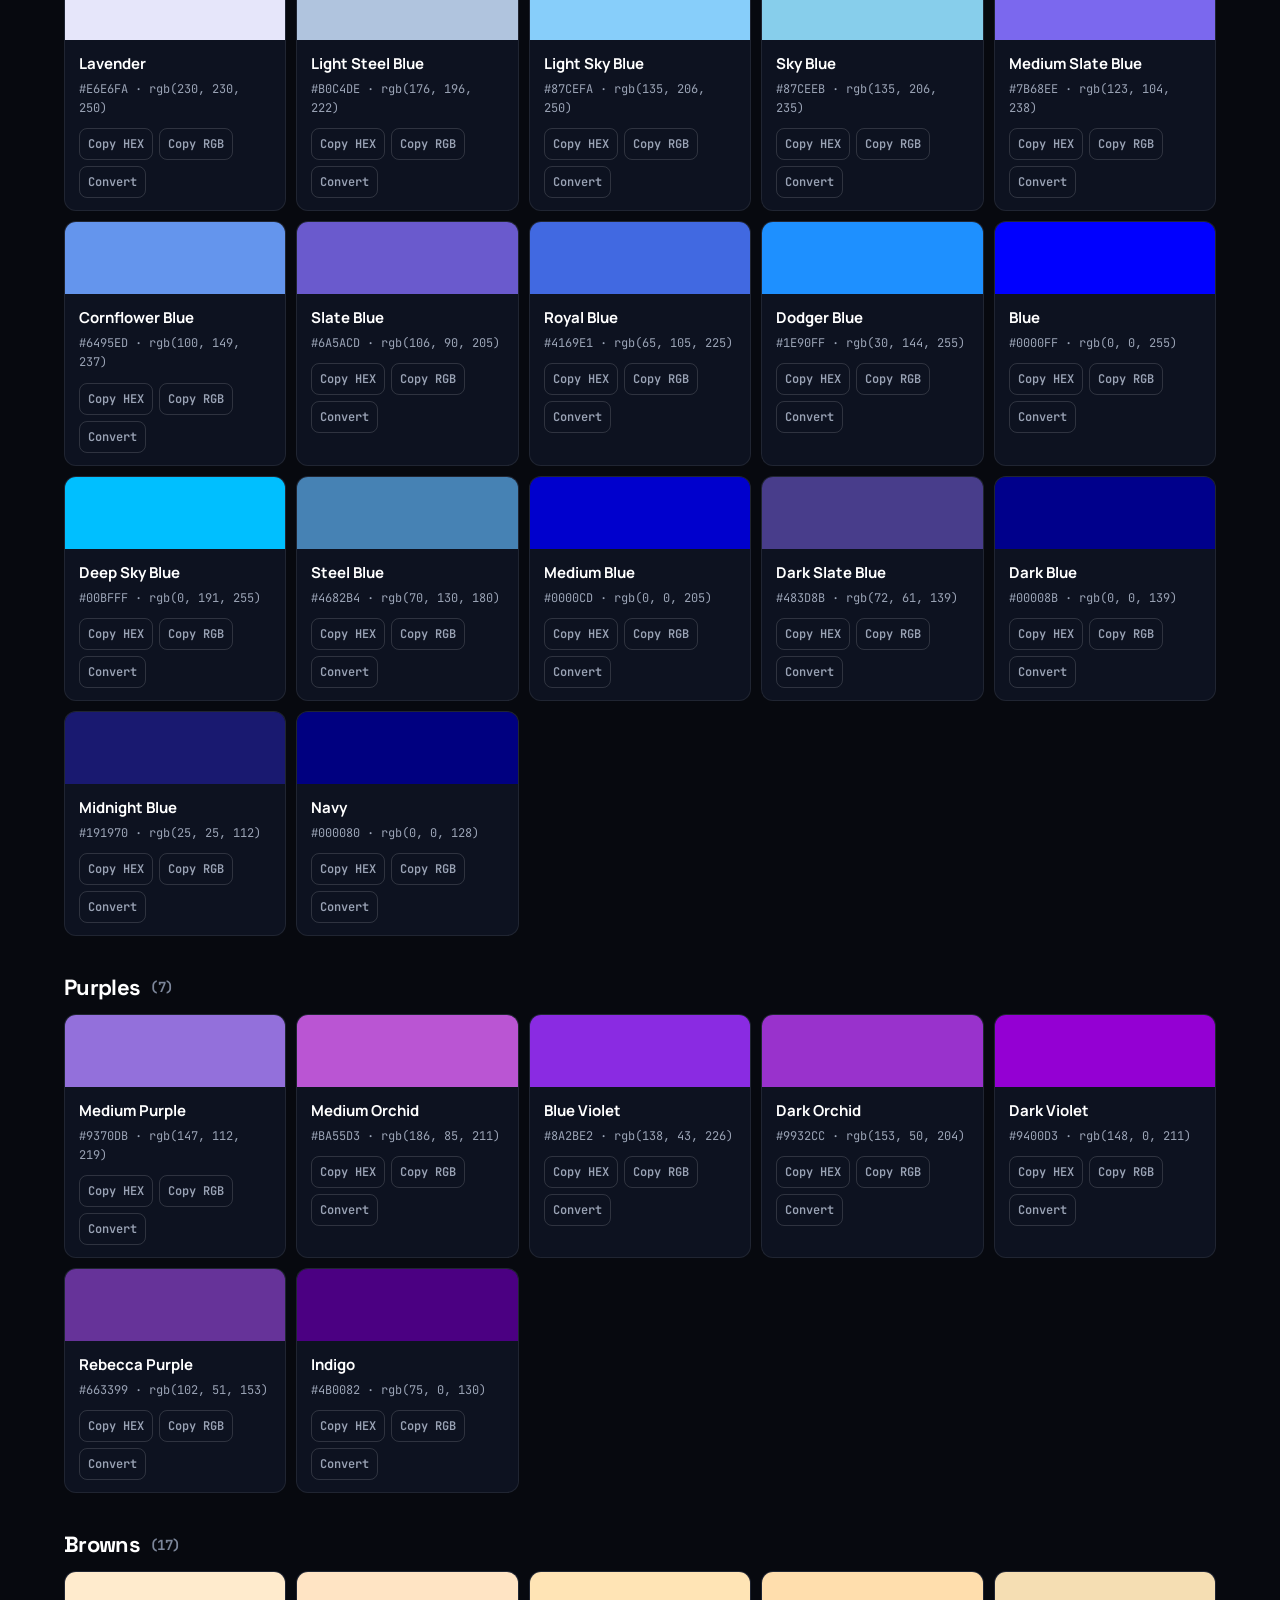
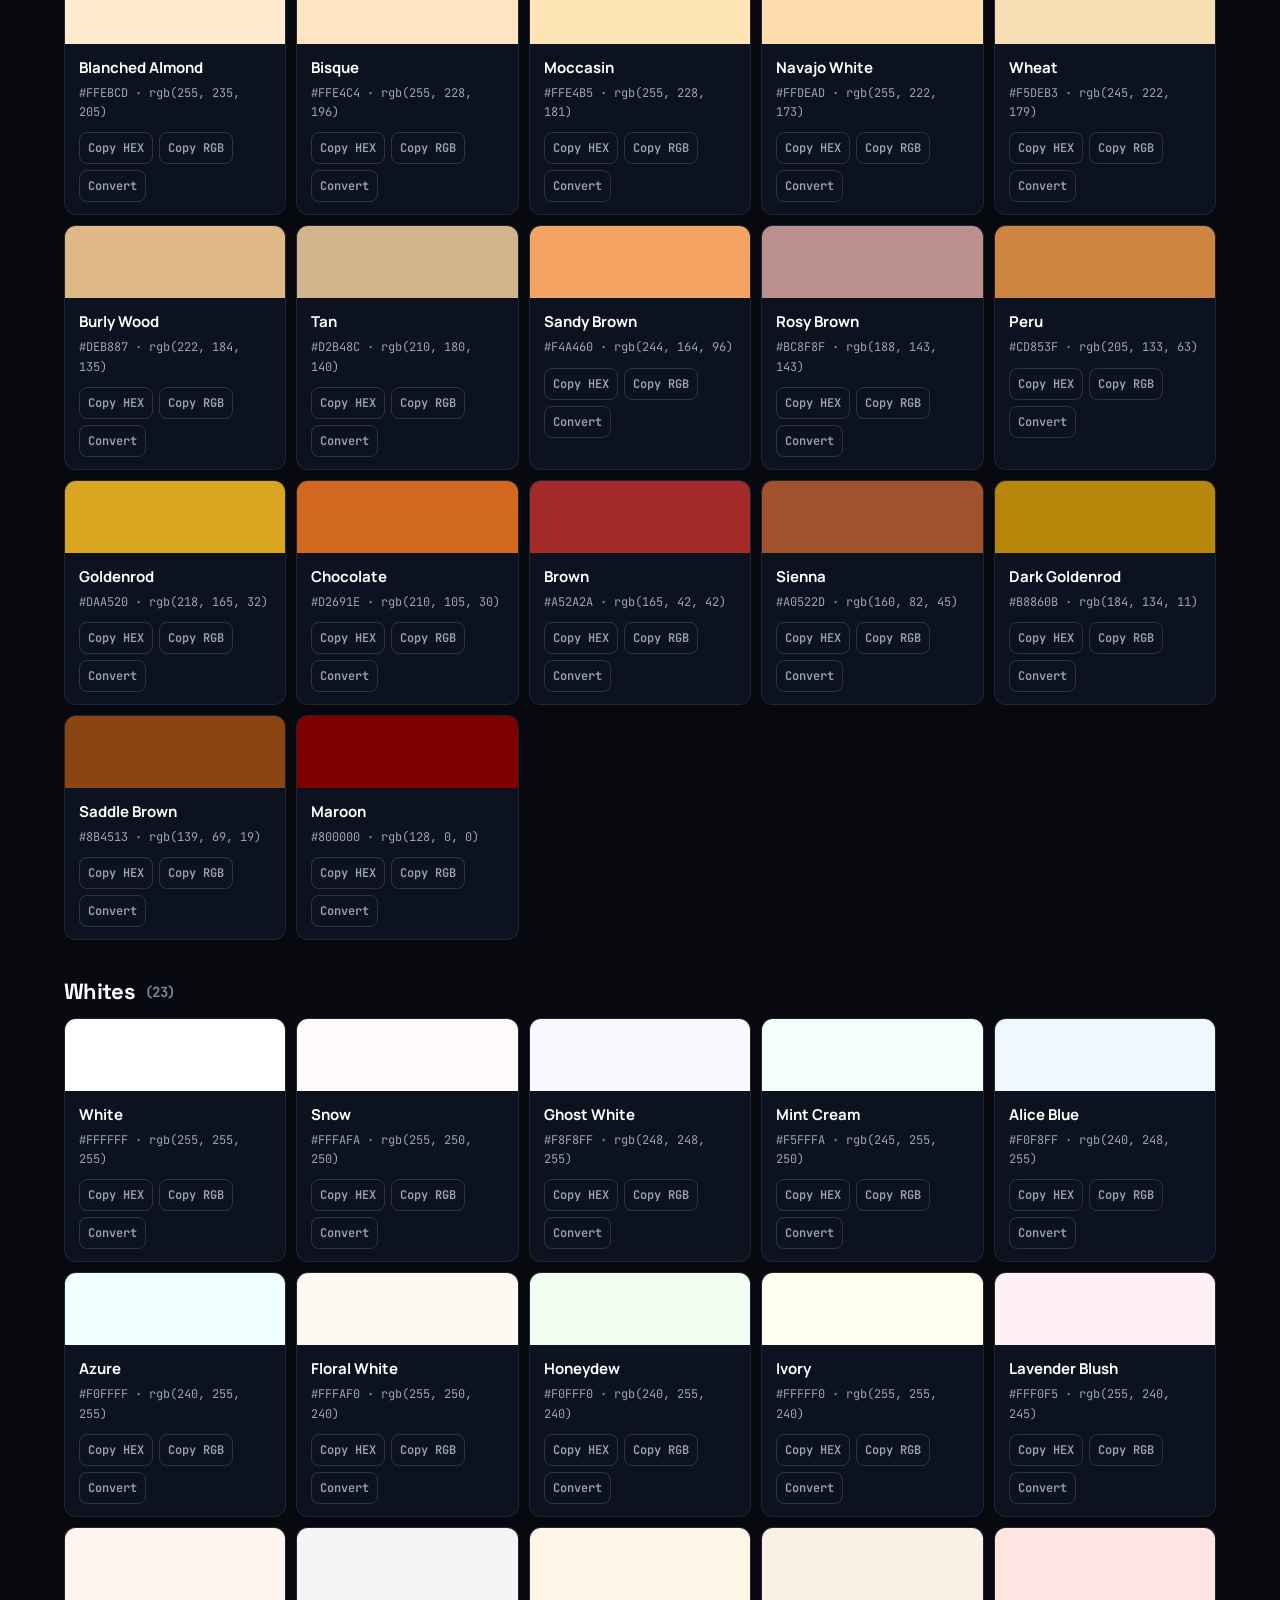
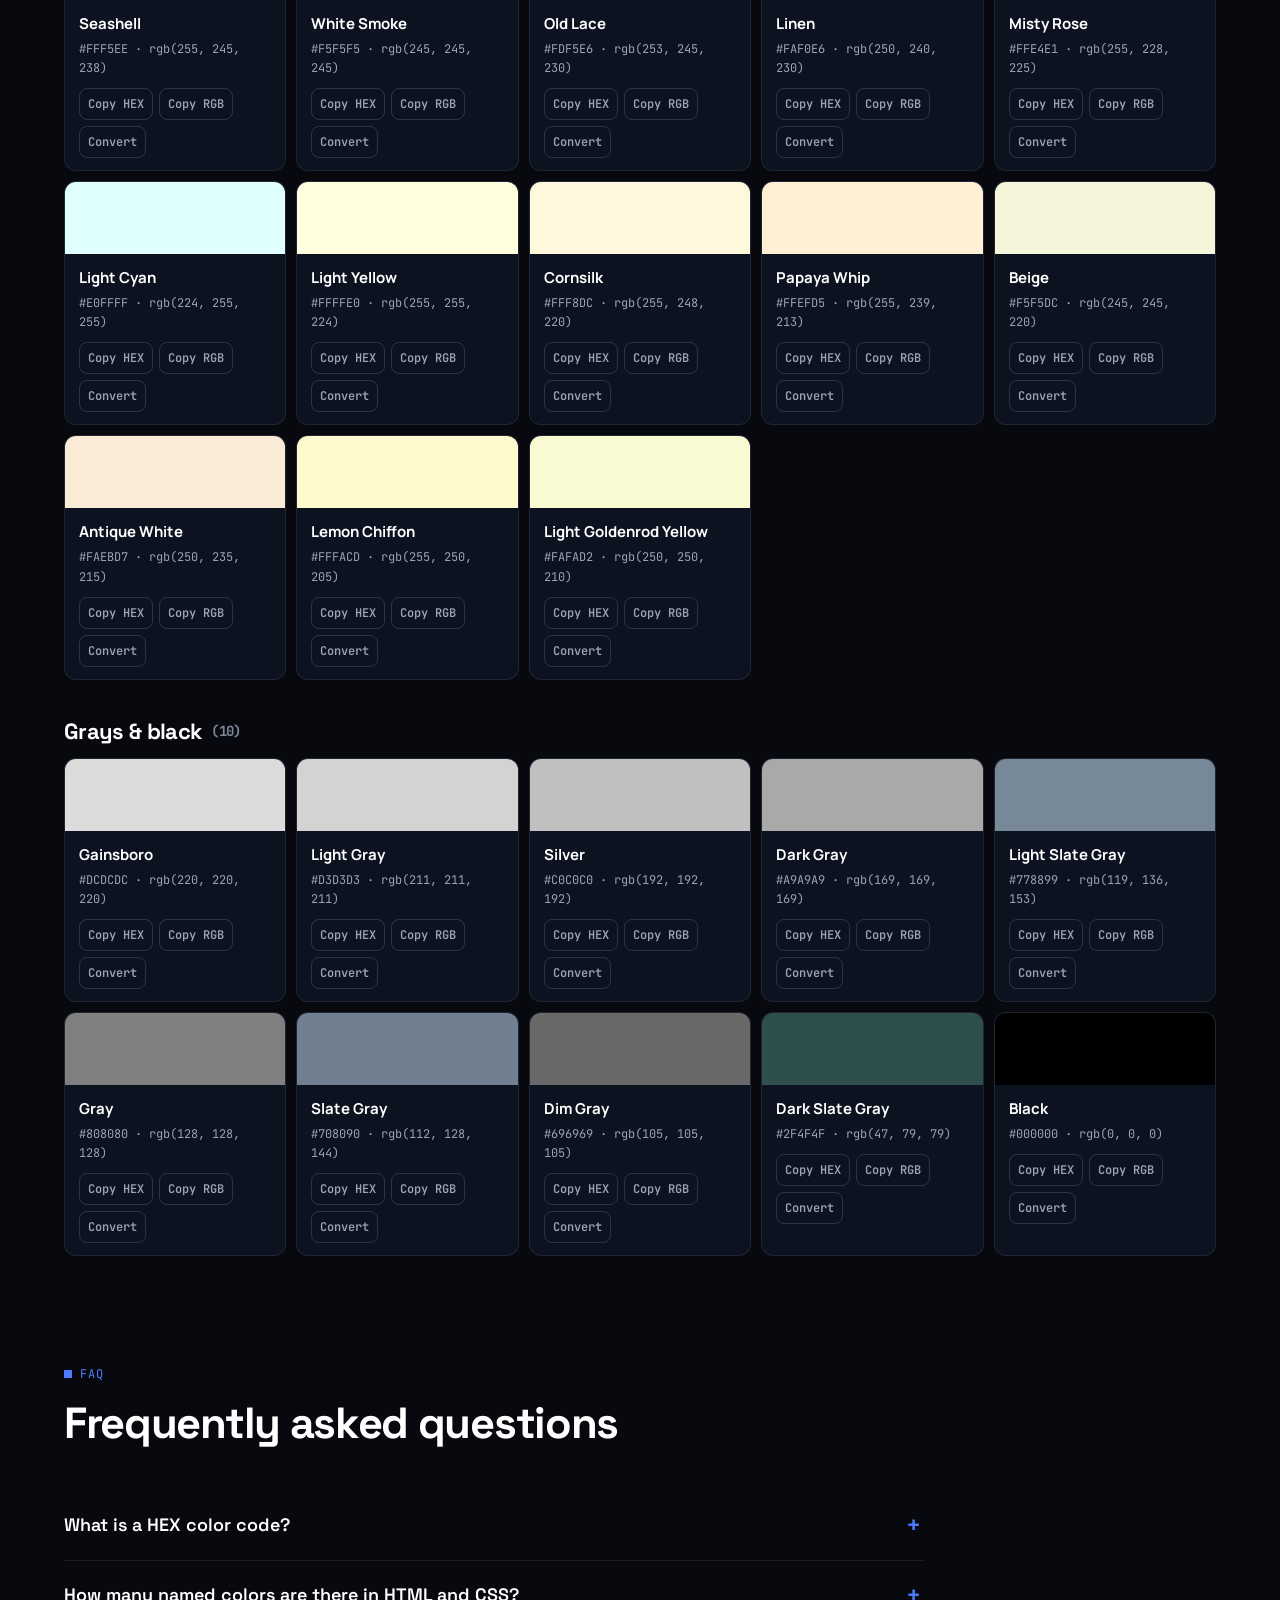
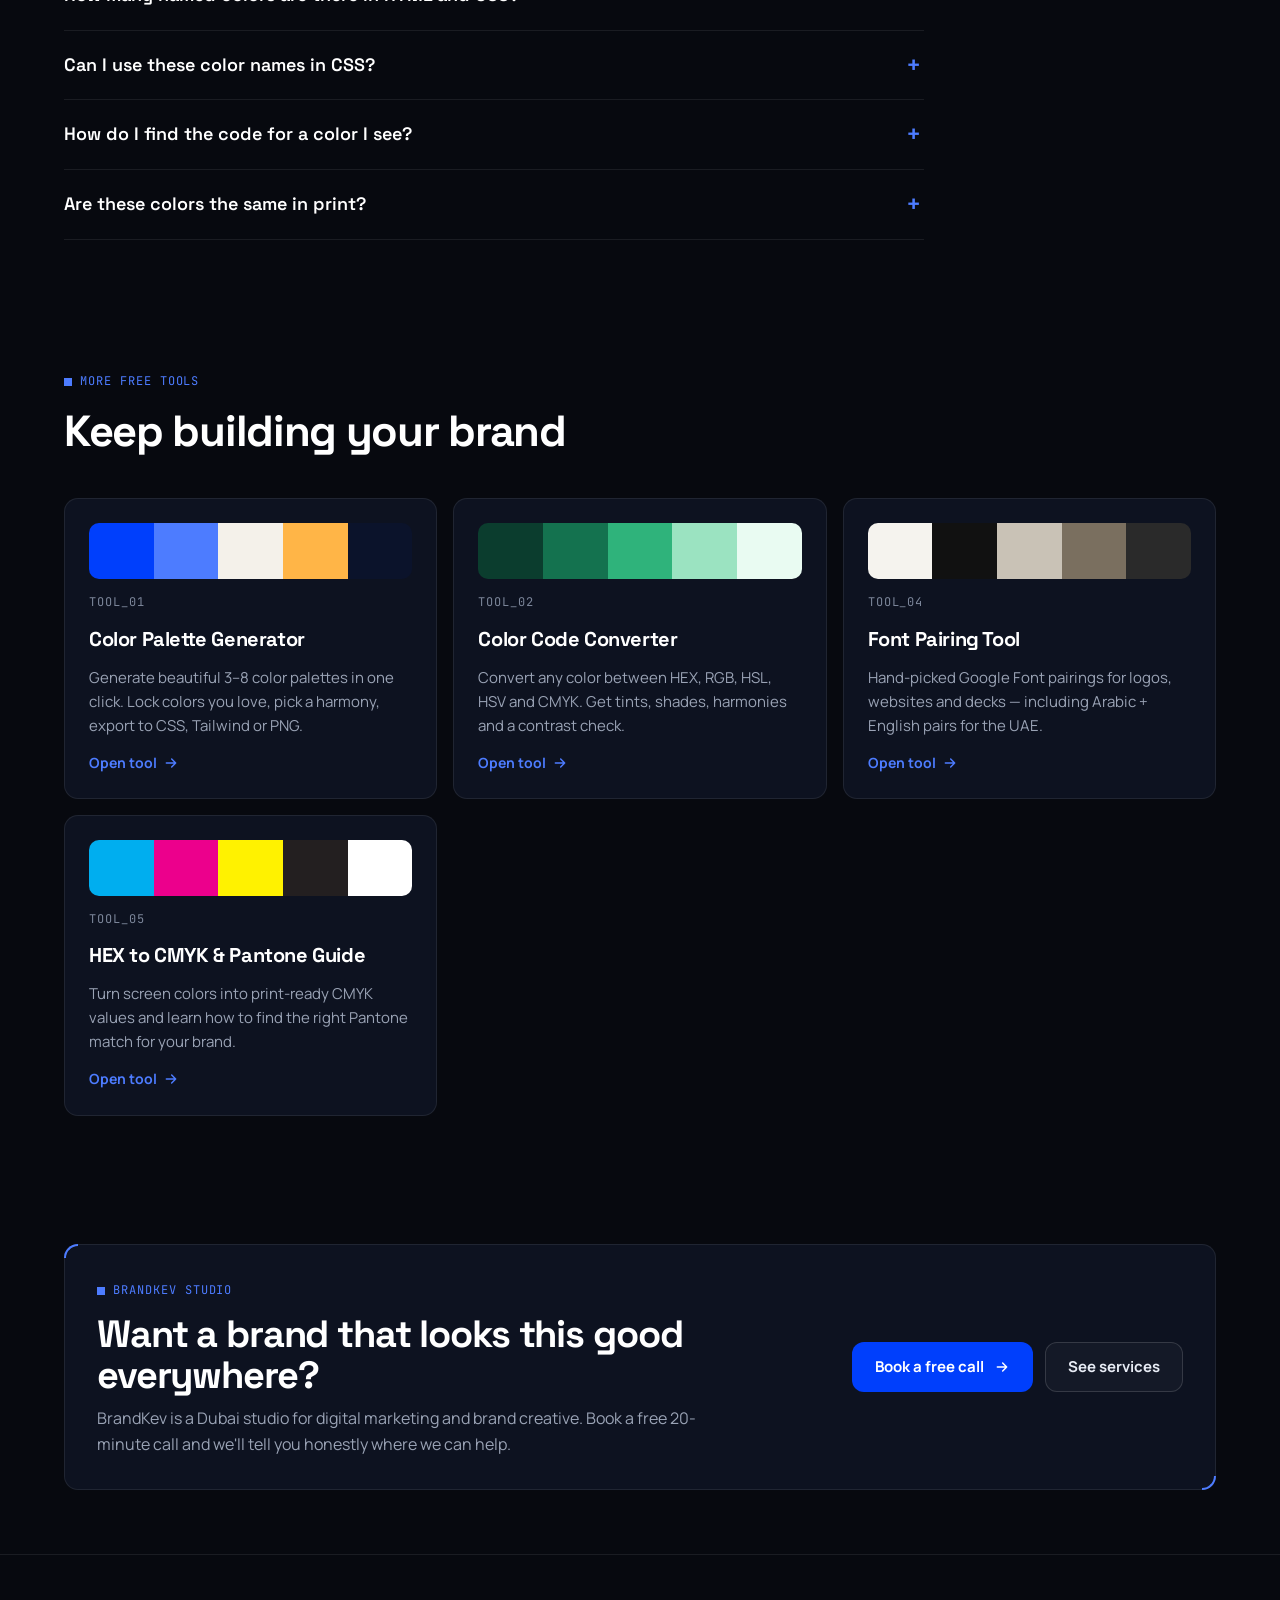
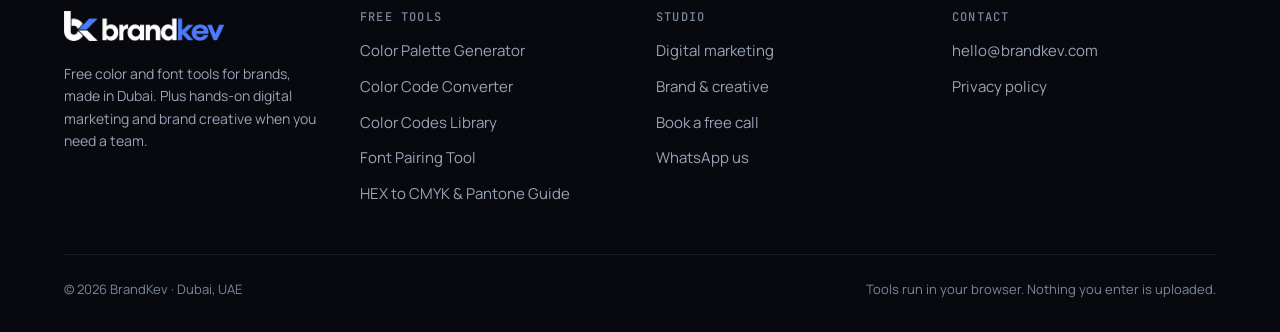
<file: color-codes.html>
<!doctype html>
<html lang="en">
<head>
<meta charset="utf-8">
<meta name="viewport" content="width=device-width, initial-scale=1">
<title>Color Codes — HEX &amp; RGB Chart of All 148 Web Colors | BrandKev</title>
<meta name="description" content="Free color codes chart: all 148 named HTML/CSS colors with HEX and RGB values, grouped by color. Search by name or code, copy in one click and convert to HSL or CMYK.">
<link rel="canonical" href="https://www.brandkev.com/color-codes">
<meta name="robots" content="index, follow, max-image-preview:large">
<meta name="theme-color" content="#07090F">
<link rel="icon" type="image/png" href="/favicon.png">
<link rel="apple-touch-icon" href="/apple-touch-icon.png">
<meta property="og:type" content="website">
<meta property="og:site_name" content="BrandKev">
<meta property="og:locale" content="en_AE">
<meta property="og:url" content="https://www.brandkev.com/color-codes">
<meta property="og:title" content="Color Codes — HEX &amp; RGB Chart of All 148 Web Colors | BrandKev">
<meta property="og:description" content="Free color codes chart: all 148 named HTML/CSS colors with HEX and RGB values, grouped by color. Search by name or code, copy in one click and convert to HSL or CMYK.">
<meta property="og:image" content="https://www.brandkev.com/og-image.png">
<meta property="og:image:width" content="1200">
<meta property="og:image:height" content="630">
<meta name="twitter:card" content="summary_large_image">
<meta name="twitter:title" content="Color Codes — HEX &amp; RGB Chart of All 148 Web Colors | BrandKev">
<meta name="twitter:description" content="Free color codes chart: all 148 named HTML/CSS colors with HEX and RGB values, grouped by color. Search by name or code, copy in one click and convert to HSL or CMYK.">
<meta name="twitter:image" content="https://www.brandkev.com/og-image.png">
<link rel="preconnect" href="https://fonts.googleapis.com">
<link rel="preconnect" href="https://fonts.gstatic.com" crossorigin>
<link rel="stylesheet" href="https://fonts.googleapis.com/css2?family=Space+Grotesk:wght@500;700&family=Manrope:wght@400;500;600;700&family=JetBrains+Mono:wght@400;500;600;700&display=swap">
<link rel="stylesheet" href="/site.css">
<script type="application/ld+json">{"@context": "https://schema.org", "@graph": [{"@type": "CollectionPage", "name": "Color Codes — HEX & RGB chart", "url": "https://www.brandkev.com/color-codes", "description": "Free color codes chart: all 148 named HTML/CSS colors with HEX and RGB values, grouped by color. Search by name or code, copy in one click and convert to HSL or CMYK.", "isPartOf": {"@id": "https://www.brandkev.com/#website"}, "about": "HTML and CSS named colors"}, {"@type": "BreadcrumbList", "itemListElement": [{"@type": "ListItem", "position": 1, "name": "Home", "item": "https://www.brandkev.com/"}, {"@type": "ListItem", "position": 2, "name": "Color Codes", "item": "https://www.brandkev.com/color-codes"}]}, {"@type": "FAQPage", "mainEntity": [{"@type": "Question", "name": "What is a HEX color code?", "acceptedAnswer": {"@type": "Answer", "text": "A HEX code is a six-character code that starts with # and describes a color for screens — for example #FF0000 is pure red. The pairs of characters set the amount of red, green and blue from 00 (none) to FF (full)."}}, {"@type": "Question", "name": "How many named colors are there in HTML and CSS?", "acceptedAnswer": {"@type": "Answer", "text": "Browsers recognise 148 named colors, such as coral, navy, teal and rebeccapurple. Some names share a code: aqua and cyan are both #00FFFF, and fuchsia and magenta are both #FF00FF."}}, {"@type": "Question", "name": "Can I use these color names in CSS?", "acceptedAnswer": {"@type": "Answer", "text": "Yes. Any name in this chart works directly in CSS, for example color: tomato;. For brand work, HEX codes are safer because they're exact and work in every design tool."}}, {"@type": "Question", "name": "How do I find the code for a color I see?", "acceptedAnswer": {"@type": "Answer", "text": "Search this chart by name, or use a color picker to grab it, then paste it into the color converter to get HEX, RGB, HSL and CMYK — plus the closest named color."}}, {"@type": "Question", "name": "Are these colors the same in print?", "acceptedAnswer": {"@type": "Answer", "text": "Not exactly. These are screen (RGB) colors. Printers use CMYK inks, and some bright screen colors can't be printed exactly. Use the CMYK &amp; Pantone guide before sending files to print."}}]}]}</script>
</head>
<body>
<a class="skip" href="#main">Skip to content</a>
<header class="site-header">
  <div class="wrap nav">
    <a class="logo" href="/" aria-label="BrandKev home"><img src="/logo-light.png" alt="BrandKev" width="160" height="30"></a>
    <button class="menu-toggle" type="button" aria-expanded="false" aria-controls="menu" aria-label="Open menu"><svg aria-hidden="true" width="20" height="20" viewBox="0 0 24 24" fill="none" stroke="currentColor" stroke-width="2" stroke-linecap="round"><path d="M4 7h16M4 12h16M4 17h16"/></svg></button>
    <nav id="menu" class="menu" aria-label="Main">
      <a href="/color-palette-generator">Palette Generator</a>
      <a href="/color-converter">Color Converter</a>
      <a href="/color-codes" aria-current="page">Color Codes</a>
      <a href="/font-pairing">Font Pairing</a>
      <a href="/cmyk-pantone-guide">CMYK & Pantone</a>
      <a href="/services">Services</a>
      <a class="menu-cta" href="https://cal.com/free-introductory-call" target="_blank" rel="noopener">Book a free call</a>
    </nav>
  </div>
</header>
<main id="main">
<section class="page-hero">
  <div class="wrap">
    <nav class="crumbs" aria-label="Breadcrumb"><a href="/">Home</a><span aria-hidden="true">/</span><span aria-current="page">Color Codes</span></nav>
    <h1>Color Codes: HEX &amp; RGB Chart</h1>
    <p class="lead">All 148 named web colors with their HEX and RGB codes, grouped by color. Click a swatch to copy its HEX code, or search by name or code.</p>
  </div>
</section>

<section aria-label="Color codes chart">
  <div class="wrap">
    <div class="cc-tools">
      <div style="flex:1;min-width:240px;max-width:420px">
        <label class="sr-only" for="cc-search">Search colors</label>
        <input id="cc-search" class="input" type="search" placeholder="Search: blue, coral, FF7F50, 255…" autocomplete="off">
      </div>
      <span id="cc-count" class="note mono" aria-live="polite">141 colors</span>
    </div>
    <p id="cc-empty" class="note" hidden>No named color matches that. Try the <a href="/color-converter">color converter</a> for any code.</p>
    <section class="cc-group" aria-labelledby="g-reds">
      <h2 id="g-reds">Reds <span class="note mono">(9)</span></h2>
      <ul class="cc-list">
        <li class="cc-item" data-s="lightcoral lightcoral f08080 240 128 128 reds">
          <button type="button" class="cc-sw" style="background:#F08080" data-copy="#F08080" aria-label="Copy Lightcoral #F08080"></button>
          <div class="cc-body">
            <div class="cc-name">Lightcoral</div>
            <div class="cc-codes">#F08080 · rgb(240, 128, 128)</div>
            <div class="cc-links"><button type="button" data-copy="#F08080">Copy HEX</button><button type="button" data-copy="rgb(240, 128, 128)">Copy RGB</button><a href="/color-converter?hex=F08080">Convert</a></div>
          </div>
        </li>
        <li class="cc-item" data-s="salmon salmon fa8072 250 128 114 reds">
          <button type="button" class="cc-sw" style="background:#FA8072" data-copy="#FA8072" aria-label="Copy Salmon #FA8072"></button>
          <div class="cc-body">
            <div class="cc-name">Salmon</div>
            <div class="cc-codes">#FA8072 · rgb(250, 128, 114)</div>
            <div class="cc-links"><button type="button" data-copy="#FA8072">Copy HEX</button><button type="button" data-copy="rgb(250, 128, 114)">Copy RGB</button><a href="/color-converter?hex=FA8072">Convert</a></div>
          </div>
        </li>
        <li class="cc-item" data-s="dark salmon darksalmon e9967a 233 150 122 reds">
          <button type="button" class="cc-sw" style="background:#E9967A" data-copy="#E9967A" aria-label="Copy Dark Salmon #E9967A"></button>
          <div class="cc-body">
            <div class="cc-name">Dark Salmon</div>
            <div class="cc-codes">#E9967A · rgb(233, 150, 122)</div>
            <div class="cc-links"><button type="button" data-copy="#E9967A">Copy HEX</button><button type="button" data-copy="rgb(233, 150, 122)">Copy RGB</button><a href="/color-converter?hex=E9967A">Convert</a></div>
          </div>
        </li>
        <li class="cc-item" data-s="tomato tomato ff6347 255 99 71 reds">
          <button type="button" class="cc-sw" style="background:#FF6347" data-copy="#FF6347" aria-label="Copy Tomato #FF6347"></button>
          <div class="cc-body">
            <div class="cc-name">Tomato</div>
            <div class="cc-codes">#FF6347 · rgb(255, 99, 71)</div>
            <div class="cc-links"><button type="button" data-copy="#FF6347">Copy HEX</button><button type="button" data-copy="rgb(255, 99, 71)">Copy RGB</button><a href="/color-converter?hex=FF6347">Convert</a></div>
          </div>
        </li>
        <li class="cc-item" data-s="indian red indianred cd5c5c 205 92 92 reds">
          <button type="button" class="cc-sw" style="background:#CD5C5C" data-copy="#CD5C5C" aria-label="Copy Indian Red #CD5C5C"></button>
          <div class="cc-body">
            <div class="cc-name">Indian Red</div>
            <div class="cc-codes">#CD5C5C · rgb(205, 92, 92)</div>
            <div class="cc-links"><button type="button" data-copy="#CD5C5C">Copy HEX</button><button type="button" data-copy="rgb(205, 92, 92)">Copy RGB</button><a href="/color-converter?hex=CD5C5C">Convert</a></div>
          </div>
        </li>
        <li class="cc-item" data-s="red red ff0000 255 0 0 reds">
          <button type="button" class="cc-sw" style="background:#FF0000" data-copy="#FF0000" aria-label="Copy Red #FF0000"></button>
          <div class="cc-body">
            <div class="cc-name">Red</div>
            <div class="cc-codes">#FF0000 · rgb(255, 0, 0)</div>
            <div class="cc-links"><button type="button" data-copy="#FF0000">Copy HEX</button><button type="button" data-copy="rgb(255, 0, 0)">Copy RGB</button><a href="/color-converter?hex=FF0000">Convert</a></div>
          </div>
        </li>
        <li class="cc-item" data-s="crimson crimson dc143c 220 20 60 reds">
          <button type="button" class="cc-sw" style="background:#DC143C" data-copy="#DC143C" aria-label="Copy Crimson #DC143C"></button>
          <div class="cc-body">
            <div class="cc-name">Crimson</div>
            <div class="cc-codes">#DC143C · rgb(220, 20, 60)</div>
            <div class="cc-links"><button type="button" data-copy="#DC143C">Copy HEX</button><button type="button" data-copy="rgb(220, 20, 60)">Copy RGB</button><a href="/color-converter?hex=DC143C">Convert</a></div>
          </div>
        </li>
        <li class="cc-item" data-s="firebrick firebrick b22222 178 34 34 reds">
          <button type="button" class="cc-sw" style="background:#B22222" data-copy="#B22222" aria-label="Copy Firebrick #B22222"></button>
          <div class="cc-body">
            <div class="cc-name">Firebrick</div>
            <div class="cc-codes">#B22222 · rgb(178, 34, 34)</div>
            <div class="cc-links"><button type="button" data-copy="#B22222">Copy HEX</button><button type="button" data-copy="rgb(178, 34, 34)">Copy RGB</button><a href="/color-converter?hex=B22222">Convert</a></div>
          </div>
        </li>
        <li class="cc-item" data-s="dark red darkred 8b0000 139 0 0 reds">
          <button type="button" class="cc-sw" style="background:#8B0000" data-copy="#8B0000" aria-label="Copy Dark Red #8B0000"></button>
          <div class="cc-body">
            <div class="cc-name">Dark Red</div>
            <div class="cc-codes">#8B0000 · rgb(139, 0, 0)</div>
            <div class="cc-links"><button type="button" data-copy="#8B0000">Copy HEX</button><button type="button" data-copy="rgb(139, 0, 0)">Copy RGB</button><a href="/color-converter?hex=8B0000">Convert</a></div>
          </div>
        </li>
      </ul>
    </section>
    <section class="cc-group" aria-labelledby="g-pinks">
      <h2 id="g-pinks">Pinks <span class="note mono">(14)</span></h2>
      <ul class="cc-list">
        <li class="cc-item" data-s="pink pink ffc0cb 255 192 203 pinks">
          <button type="button" class="cc-sw" style="background:#FFC0CB" data-copy="#FFC0CB" aria-label="Copy Pink #FFC0CB"></button>
          <div class="cc-body">
            <div class="cc-name">Pink</div>
            <div class="cc-codes">#FFC0CB · rgb(255, 192, 203)</div>
            <div class="cc-links"><button type="button" data-copy="#FFC0CB">Copy HEX</button><button type="button" data-copy="rgb(255, 192, 203)">Copy RGB</button><a href="/color-converter?hex=FFC0CB">Convert</a></div>
          </div>
        </li>
        <li class="cc-item" data-s="light pink lightpink ffb6c1 255 182 193 pinks">
          <button type="button" class="cc-sw" style="background:#FFB6C1" data-copy="#FFB6C1" aria-label="Copy Light Pink #FFB6C1"></button>
          <div class="cc-body">
            <div class="cc-name">Light Pink</div>
            <div class="cc-codes">#FFB6C1 · rgb(255, 182, 193)</div>
            <div class="cc-links"><button type="button" data-copy="#FFB6C1">Copy HEX</button><button type="button" data-copy="rgb(255, 182, 193)">Copy RGB</button><a href="/color-converter?hex=FFB6C1">Convert</a></div>
          </div>
        </li>
        <li class="cc-item" data-s="thistle thistle d8bfd8 216 191 216 pinks">
          <button type="button" class="cc-sw" style="background:#D8BFD8" data-copy="#D8BFD8" aria-label="Copy Thistle #D8BFD8"></button>
          <div class="cc-body">
            <div class="cc-name">Thistle</div>
            <div class="cc-codes">#D8BFD8 · rgb(216, 191, 216)</div>
            <div class="cc-links"><button type="button" data-copy="#D8BFD8">Copy HEX</button><button type="button" data-copy="rgb(216, 191, 216)">Copy RGB</button><a href="/color-converter?hex=D8BFD8">Convert</a></div>
          </div>
        </li>
        <li class="cc-item" data-s="plum plum dda0dd 221 160 221 pinks">
          <button type="button" class="cc-sw" style="background:#DDA0DD" data-copy="#DDA0DD" aria-label="Copy Plum #DDA0DD"></button>
          <div class="cc-body">
            <div class="cc-name">Plum</div>
            <div class="cc-codes">#DDA0DD · rgb(221, 160, 221)</div>
            <div class="cc-links"><button type="button" data-copy="#DDA0DD">Copy HEX</button><button type="button" data-copy="rgb(221, 160, 221)">Copy RGB</button><a href="/color-converter?hex=DDA0DD">Convert</a></div>
          </div>
        </li>
        <li class="cc-item" data-s="violet violet ee82ee 238 130 238 pinks">
          <button type="button" class="cc-sw" style="background:#EE82EE" data-copy="#EE82EE" aria-label="Copy Violet #EE82EE"></button>
          <div class="cc-body">
            <div class="cc-name">Violet</div>
            <div class="cc-codes">#EE82EE · rgb(238, 130, 238)</div>
            <div class="cc-links"><button type="button" data-copy="#EE82EE">Copy HEX</button><button type="button" data-copy="rgb(238, 130, 238)">Copy RGB</button><a href="/color-converter?hex=EE82EE">Convert</a></div>
          </div>
        </li>
        <li class="cc-item" data-s="hot pink hotpink ff69b4 255 105 180 pinks">
          <button type="button" class="cc-sw" style="background:#FF69B4" data-copy="#FF69B4" aria-label="Copy Hot Pink #FF69B4"></button>
          <div class="cc-body">
            <div class="cc-name">Hot Pink</div>
            <div class="cc-codes">#FF69B4 · rgb(255, 105, 180)</div>
            <div class="cc-links"><button type="button" data-copy="#FF69B4">Copy HEX</button><button type="button" data-copy="rgb(255, 105, 180)">Copy RGB</button><a href="/color-converter?hex=FF69B4">Convert</a></div>
          </div>
        </li>
        <li class="cc-item" data-s="pale violet red palevioletred db7093 219 112 147 pinks">
          <button type="button" class="cc-sw" style="background:#DB7093" data-copy="#DB7093" aria-label="Copy Pale Violet Red #DB7093"></button>
          <div class="cc-body">
            <div class="cc-name">Pale Violet Red</div>
            <div class="cc-codes">#DB7093 · rgb(219, 112, 147)</div>
            <div class="cc-links"><button type="button" data-copy="#DB7093">Copy HEX</button><button type="button" data-copy="rgb(219, 112, 147)">Copy RGB</button><a href="/color-converter?hex=DB7093">Convert</a></div>
          </div>
        </li>
        <li class="cc-item" data-s="orchid orchid da70d6 218 112 214 pinks">
          <button type="button" class="cc-sw" style="background:#DA70D6" data-copy="#DA70D6" aria-label="Copy Orchid #DA70D6"></button>
          <div class="cc-body">
            <div class="cc-name">Orchid</div>
            <div class="cc-codes">#DA70D6 · rgb(218, 112, 214)</div>
            <div class="cc-links"><button type="button" data-copy="#DA70D6">Copy HEX</button><button type="button" data-copy="rgb(218, 112, 214)">Copy RGB</button><a href="/color-converter?hex=DA70D6">Convert</a></div>
          </div>
        </li>
        <li class="cc-item" data-s="deep pink deeppink ff1493 255 20 147 pinks">
          <button type="button" class="cc-sw" style="background:#FF1493" data-copy="#FF1493" aria-label="Copy Deep Pink #FF1493"></button>
          <div class="cc-body">
            <div class="cc-name">Deep Pink</div>
            <div class="cc-codes">#FF1493 · rgb(255, 20, 147)</div>
            <div class="cc-links"><button type="button" data-copy="#FF1493">Copy HEX</button><button type="button" data-copy="rgb(255, 20, 147)">Copy RGB</button><a href="/color-converter?hex=FF1493">Convert</a></div>
          </div>
        </li>
        <li class="cc-item" data-s="fuchsia fuchsia ff00ff 255 0 255 pinks">
          <button type="button" class="cc-sw" style="background:#FF00FF" data-copy="#FF00FF" aria-label="Copy Fuchsia #FF00FF"></button>
          <div class="cc-body">
            <div class="cc-name">Fuchsia</div>
            <div class="cc-codes">#FF00FF · rgb(255, 0, 255)</div>
            <div class="cc-links"><button type="button" data-copy="#FF00FF">Copy HEX</button><button type="button" data-copy="rgb(255, 0, 255)">Copy RGB</button><a href="/color-converter?hex=FF00FF">Convert</a></div>
          </div>
        </li>
        <li class="cc-item" data-s="magenta magenta ff00ff 255 0 255 pinks">
          <button type="button" class="cc-sw" style="background:#FF00FF" data-copy="#FF00FF" aria-label="Copy Magenta #FF00FF"></button>
          <div class="cc-body">
            <div class="cc-name">Magenta</div>
            <div class="cc-codes">#FF00FF · rgb(255, 0, 255)</div>
            <div class="cc-links"><button type="button" data-copy="#FF00FF">Copy HEX</button><button type="button" data-copy="rgb(255, 0, 255)">Copy RGB</button><a href="/color-converter?hex=FF00FF">Convert</a></div>
          </div>
        </li>
        <li class="cc-item" data-s="medium violet red mediumvioletred c71585 199 21 133 pinks">
          <button type="button" class="cc-sw" style="background:#C71585" data-copy="#C71585" aria-label="Copy Medium Violet Red #C71585"></button>
          <div class="cc-body">
            <div class="cc-name">Medium Violet Red</div>
            <div class="cc-codes">#C71585 · rgb(199, 21, 133)</div>
            <div class="cc-links"><button type="button" data-copy="#C71585">Copy HEX</button><button type="button" data-copy="rgb(199, 21, 133)">Copy RGB</button><a href="/color-converter?hex=C71585">Convert</a></div>
          </div>
        </li>
        <li class="cc-item" data-s="dark magenta darkmagenta 8b008b 139 0 139 pinks">
          <button type="button" class="cc-sw" style="background:#8B008B" data-copy="#8B008B" aria-label="Copy Dark Magenta #8B008B"></button>
          <div class="cc-body">
            <div class="cc-name">Dark Magenta</div>
            <div class="cc-codes">#8B008B · rgb(139, 0, 139)</div>
            <div class="cc-links"><button type="button" data-copy="#8B008B">Copy HEX</button><button type="button" data-copy="rgb(139, 0, 139)">Copy RGB</button><a href="/color-converter?hex=8B008B">Convert</a></div>
          </div>
        </li>
        <li class="cc-item" data-s="purple purple 800080 128 0 128 pinks">
          <button type="button" class="cc-sw" style="background:#800080" data-copy="#800080" aria-label="Copy Purple #800080"></button>
          <div class="cc-body">
            <div class="cc-name">Purple</div>
            <div class="cc-codes">#800080 · rgb(128, 0, 128)</div>
            <div class="cc-links"><button type="button" data-copy="#800080">Copy HEX</button><button type="button" data-copy="rgb(128, 0, 128)">Copy RGB</button><a href="/color-converter?hex=800080">Convert</a></div>
          </div>
        </li>
      </ul>
    </section>
    <section class="cc-group" aria-labelledby="g-oranges">
      <h2 id="g-oranges">Oranges <span class="note mono">(6)</span></h2>
      <ul class="cc-list">
        <li class="cc-item" data-s="peach puff peachpuff ffdab9 255 218 185 oranges">
          <button type="button" class="cc-sw" style="background:#FFDAB9" data-copy="#FFDAB9" aria-label="Copy Peach Puff #FFDAB9"></button>
          <div class="cc-body">
            <div class="cc-name">Peach Puff</div>
            <div class="cc-codes">#FFDAB9 · rgb(255, 218, 185)</div>
            <div class="cc-links"><button type="button" data-copy="#FFDAB9">Copy HEX</button><button type="button" data-copy="rgb(255, 218, 185)">Copy RGB</button><a href="/color-converter?hex=FFDAB9">Convert</a></div>
          </div>
        </li>
        <li class="cc-item" data-s="light salmon lightsalmon ffa07a 255 160 122 oranges">
          <button type="button" class="cc-sw" style="background:#FFA07A" data-copy="#FFA07A" aria-label="Copy Light Salmon #FFA07A"></button>
          <div class="cc-body">
            <div class="cc-name">Light Salmon</div>
            <div class="cc-codes">#FFA07A · rgb(255, 160, 122)</div>
            <div class="cc-links"><button type="button" data-copy="#FFA07A">Copy HEX</button><button type="button" data-copy="rgb(255, 160, 122)">Copy RGB</button><a href="/color-converter?hex=FFA07A">Convert</a></div>
          </div>
        </li>
        <li class="cc-item" data-s="coral coral ff7f50 255 127 80 oranges">
          <button type="button" class="cc-sw" style="background:#FF7F50" data-copy="#FF7F50" aria-label="Copy Coral #FF7F50"></button>
          <div class="cc-body">
            <div class="cc-name">Coral</div>
            <div class="cc-codes">#FF7F50 · rgb(255, 127, 80)</div>
            <div class="cc-links"><button type="button" data-copy="#FF7F50">Copy HEX</button><button type="button" data-copy="rgb(255, 127, 80)">Copy RGB</button><a href="/color-converter?hex=FF7F50">Convert</a></div>
          </div>
        </li>
        <li class="cc-item" data-s="dark orange darkorange ff8c00 255 140 0 oranges">
          <button type="button" class="cc-sw" style="background:#FF8C00" data-copy="#FF8C00" aria-label="Copy Dark Orange #FF8C00"></button>
          <div class="cc-body">
            <div class="cc-name">Dark Orange</div>
            <div class="cc-codes">#FF8C00 · rgb(255, 140, 0)</div>
            <div class="cc-links"><button type="button" data-copy="#FF8C00">Copy HEX</button><button type="button" data-copy="rgb(255, 140, 0)">Copy RGB</button><a href="/color-converter?hex=FF8C00">Convert</a></div>
          </div>
        </li>
        <li class="cc-item" data-s="orange orange ffa500 255 165 0 oranges">
          <button type="button" class="cc-sw" style="background:#FFA500" data-copy="#FFA500" aria-label="Copy Orange #FFA500"></button>
          <div class="cc-body">
            <div class="cc-name">Orange</div>
            <div class="cc-codes">#FFA500 · rgb(255, 165, 0)</div>
            <div class="cc-links"><button type="button" data-copy="#FFA500">Copy HEX</button><button type="button" data-copy="rgb(255, 165, 0)">Copy RGB</button><a href="/color-converter?hex=FFA500">Convert</a></div>
          </div>
        </li>
        <li class="cc-item" data-s="orange red orangered ff4500 255 69 0 oranges">
          <button type="button" class="cc-sw" style="background:#FF4500" data-copy="#FF4500" aria-label="Copy Orange Red #FF4500"></button>
          <div class="cc-body">
            <div class="cc-name">Orange Red</div>
            <div class="cc-codes">#FF4500 · rgb(255, 69, 0)</div>
            <div class="cc-links"><button type="button" data-copy="#FF4500">Copy HEX</button><button type="button" data-copy="rgb(255, 69, 0)">Copy RGB</button><a href="/color-converter?hex=FF4500">Convert</a></div>
          </div>
        </li>
      </ul>
    </section>
    <section class="cc-group" aria-labelledby="g-yellows">
      <h2 id="g-yellows">Yellows <span class="note mono">(6)</span></h2>
      <ul class="cc-list">
        <li class="cc-item" data-s="pale goldenrod palegoldenrod eee8aa 238 232 170 yellows">
          <button type="button" class="cc-sw" style="background:#EEE8AA" data-copy="#EEE8AA" aria-label="Copy Pale Goldenrod #EEE8AA"></button>
          <div class="cc-body">
            <div class="cc-name">Pale Goldenrod</div>
            <div class="cc-codes">#EEE8AA · rgb(238, 232, 170)</div>
            <div class="cc-links"><button type="button" data-copy="#EEE8AA">Copy HEX</button><button type="button" data-copy="rgb(238, 232, 170)">Copy RGB</button><a href="/color-converter?hex=EEE8AA">Convert</a></div>
          </div>
        </li>
        <li class="cc-item" data-s="khaki khaki f0e68c 240 230 140 yellows">
          <button type="button" class="cc-sw" style="background:#F0E68C" data-copy="#F0E68C" aria-label="Copy Khaki #F0E68C"></button>
          <div class="cc-body">
            <div class="cc-name">Khaki</div>
            <div class="cc-codes">#F0E68C · rgb(240, 230, 140)</div>
            <div class="cc-links"><button type="button" data-copy="#F0E68C">Copy HEX</button><button type="button" data-copy="rgb(240, 230, 140)">Copy RGB</button><a href="/color-converter?hex=F0E68C">Convert</a></div>
          </div>
        </li>
        <li class="cc-item" data-s="dark khaki darkkhaki bdb76b 189 183 107 yellows">
          <button type="button" class="cc-sw" style="background:#BDB76B" data-copy="#BDB76B" aria-label="Copy Dark Khaki #BDB76B"></button>
          <div class="cc-body">
            <div class="cc-name">Dark Khaki</div>
            <div class="cc-codes">#BDB76B · rgb(189, 183, 107)</div>
            <div class="cc-links"><button type="button" data-copy="#BDB76B">Copy HEX</button><button type="button" data-copy="rgb(189, 183, 107)">Copy RGB</button><a href="/color-converter?hex=BDB76B">Convert</a></div>
          </div>
        </li>
        <li class="cc-item" data-s="g old gold ffd700 255 215 0 yellows">
          <button type="button" class="cc-sw" style="background:#FFD700" data-copy="#FFD700" aria-label="Copy G Old #FFD700"></button>
          <div class="cc-body">
            <div class="cc-name">G Old</div>
            <div class="cc-codes">#FFD700 · rgb(255, 215, 0)</div>
            <div class="cc-links"><button type="button" data-copy="#FFD700">Copy HEX</button><button type="button" data-copy="rgb(255, 215, 0)">Copy RGB</button><a href="/color-converter?hex=FFD700">Convert</a></div>
          </div>
        </li>
        <li class="cc-item" data-s="yellow yellow ffff00 255 255 0 yellows">
          <button type="button" class="cc-sw" style="background:#FFFF00" data-copy="#FFFF00" aria-label="Copy Yellow #FFFF00"></button>
          <div class="cc-body">
            <div class="cc-name">Yellow</div>
            <div class="cc-codes">#FFFF00 · rgb(255, 255, 0)</div>
            <div class="cc-links"><button type="button" data-copy="#FFFF00">Copy HEX</button><button type="button" data-copy="rgb(255, 255, 0)">Copy RGB</button><a href="/color-converter?hex=FFFF00">Convert</a></div>
          </div>
        </li>
        <li class="cc-item" data-s="olive olive 808000 128 128 0 yellows">
          <button type="button" class="cc-sw" style="background:#808000" data-copy="#808000" aria-label="Copy Olive #808000"></button>
          <div class="cc-body">
            <div class="cc-name">Olive</div>
            <div class="cc-codes">#808000 · rgb(128, 128, 0)</div>
            <div class="cc-links"><button type="button" data-copy="#808000">Copy HEX</button><button type="button" data-copy="rgb(128, 128, 0)">Copy RGB</button><a href="/color-converter?hex=808000">Convert</a></div>
          </div>
        </li>
      </ul>
    </section>
    <section class="cc-group" aria-labelledby="g-greens">
      <h2 id="g-greens">Greens <span class="note mono">(20)</span></h2>
      <ul class="cc-list">
        <li class="cc-item" data-s="pale green palegreen 98fb98 152 251 152 greens">
          <button type="button" class="cc-sw" style="background:#98FB98" data-copy="#98FB98" aria-label="Copy Pale Green #98FB98"></button>
          <div class="cc-body">
            <div class="cc-name">Pale Green</div>
            <div class="cc-codes">#98FB98 · rgb(152, 251, 152)</div>
            <div class="cc-links"><button type="button" data-copy="#98FB98">Copy HEX</button><button type="button" data-copy="rgb(152, 251, 152)">Copy RGB</button><a href="/color-converter?hex=98FB98">Convert</a></div>
          </div>
        </li>
        <li class="cc-item" data-s="aquamarine aquamarine 7fffd4 127 255 212 greens">
          <button type="button" class="cc-sw" style="background:#7FFFD4" data-copy="#7FFFD4" aria-label="Copy Aquamarine #7FFFD4"></button>
          <div class="cc-body">
            <div class="cc-name">Aquamarine</div>
            <div class="cc-codes">#7FFFD4 · rgb(127, 255, 212)</div>
            <div class="cc-links"><button type="button" data-copy="#7FFFD4">Copy HEX</button><button type="button" data-copy="rgb(127, 255, 212)">Copy RGB</button><a href="/color-converter?hex=7FFFD4">Convert</a></div>
          </div>
        </li>
        <li class="cc-item" data-s="light green lightgreen 90ee90 144 238 144 greens">
          <button type="button" class="cc-sw" style="background:#90EE90" data-copy="#90EE90" aria-label="Copy Light Green #90EE90"></button>
          <div class="cc-body">
            <div class="cc-name">Light Green</div>
            <div class="cc-codes">#90EE90 · rgb(144, 238, 144)</div>
            <div class="cc-links"><button type="button" data-copy="#90EE90">Copy HEX</button><button type="button" data-copy="rgb(144, 238, 144)">Copy RGB</button><a href="/color-converter?hex=90EE90">Convert</a></div>
          </div>
        </li>
        <li class="cc-item" data-s="dark sea green darkseagreen 8fbc8f 143 188 143 greens">
          <button type="button" class="cc-sw" style="background:#8FBC8F" data-copy="#8FBC8F" aria-label="Copy Dark Sea Green #8FBC8F"></button>
          <div class="cc-body">
            <div class="cc-name">Dark Sea Green</div>
            <div class="cc-codes">#8FBC8F · rgb(143, 188, 143)</div>
            <div class="cc-links"><button type="button" data-copy="#8FBC8F">Copy HEX</button><button type="button" data-copy="rgb(143, 188, 143)">Copy RGB</button><a href="/color-converter?hex=8FBC8F">Convert</a></div>
          </div>
        </li>
        <li class="cc-item" data-s="medium aquamarine mediumaquamarine 66cdaa 102 205 170 greens">
          <button type="button" class="cc-sw" style="background:#66CDAA" data-copy="#66CDAA" aria-label="Copy Medium Aquamarine #66CDAA"></button>
          <div class="cc-body">
            <div class="cc-name">Medium Aquamarine</div>
            <div class="cc-codes">#66CDAA · rgb(102, 205, 170)</div>
            <div class="cc-links"><button type="button" data-copy="#66CDAA">Copy HEX</button><button type="button" data-copy="rgb(102, 205, 170)">Copy RGB</button><a href="/color-converter?hex=66CDAA">Convert</a></div>
          </div>
        </li>
        <li class="cc-item" data-s="green yellow greenyellow adff2f 173 255 47 greens">
          <button type="button" class="cc-sw" style="background:#ADFF2F" data-copy="#ADFF2F" aria-label="Copy Green Yellow #ADFF2F"></button>
          <div class="cc-body">
            <div class="cc-name">Green Yellow</div>
            <div class="cc-codes">#ADFF2F · rgb(173, 255, 47)</div>
            <div class="cc-links"><button type="button" data-copy="#ADFF2F">Copy HEX</button><button type="button" data-copy="rgb(173, 255, 47)">Copy RGB</button><a href="/color-converter?hex=ADFF2F">Convert</a></div>
          </div>
        </li>
        <li class="cc-item" data-s="chartreuse chartreuse 7fff00 127 255 0 greens">
          <button type="button" class="cc-sw" style="background:#7FFF00" data-copy="#7FFF00" aria-label="Copy Chartreuse #7FFF00"></button>
          <div class="cc-body">
            <div class="cc-name">Chartreuse</div>
            <div class="cc-codes">#7FFF00 · rgb(127, 255, 0)</div>
            <div class="cc-links"><button type="button" data-copy="#7FFF00">Copy HEX</button><button type="button" data-copy="rgb(127, 255, 0)">Copy RGB</button><a href="/color-converter?hex=7FFF00">Convert</a></div>
          </div>
        </li>
        <li class="cc-item" data-s="lime lime 00ff00 0 255 0 greens">
          <button type="button" class="cc-sw" style="background:#00FF00" data-copy="#00FF00" aria-label="Copy Lime #00FF00"></button>
          <div class="cc-body">
            <div class="cc-name">Lime</div>
            <div class="cc-codes">#00FF00 · rgb(0, 255, 0)</div>
            <div class="cc-links"><button type="button" data-copy="#00FF00">Copy HEX</button><button type="button" data-copy="rgb(0, 255, 0)">Copy RGB</button><a href="/color-converter?hex=00FF00">Convert</a></div>
          </div>
        </li>
        <li class="cc-item" data-s="lime green limegreen 32cd32 50 205 50 greens">
          <button type="button" class="cc-sw" style="background:#32CD32" data-copy="#32CD32" aria-label="Copy Lime Green #32CD32"></button>
          <div class="cc-body">
            <div class="cc-name">Lime Green</div>
            <div class="cc-codes">#32CD32 · rgb(50, 205, 50)</div>
            <div class="cc-links"><button type="button" data-copy="#32CD32">Copy HEX</button><button type="button" data-copy="rgb(50, 205, 50)">Copy RGB</button><a href="/color-converter?hex=32CD32">Convert</a></div>
          </div>
        </li>
        <li class="cc-item" data-s="spring green springgreen 00ff7f 0 255 127 greens">
          <button type="button" class="cc-sw" style="background:#00FF7F" data-copy="#00FF7F" aria-label="Copy Spring Green #00FF7F"></button>
          <div class="cc-body">
            <div class="cc-name">Spring Green</div>
            <div class="cc-codes">#00FF7F · rgb(0, 255, 127)</div>
            <div class="cc-links"><button type="button" data-copy="#00FF7F">Copy HEX</button><button type="button" data-copy="rgb(0, 255, 127)">Copy RGB</button><a href="/color-converter?hex=00FF7F">Convert</a></div>
          </div>
        </li>
        <li class="cc-item" data-s="yellow green yellowgreen 9acd32 154 205 50 greens">
          <button type="button" class="cc-sw" style="background:#9ACD32" data-copy="#9ACD32" aria-label="Copy Yellow Green #9ACD32"></button>
          <div class="cc-body">
            <div class="cc-name">Yellow Green</div>
            <div class="cc-codes">#9ACD32 · rgb(154, 205, 50)</div>
            <div class="cc-links"><button type="button" data-copy="#9ACD32">Copy HEX</button><button type="button" data-copy="rgb(154, 205, 50)">Copy RGB</button><a href="/color-converter?hex=9ACD32">Convert</a></div>
          </div>
        </li>
        <li class="cc-item" data-s="lawn green lawngreen 7cfc00 124 252 0 greens">
          <button type="button" class="cc-sw" style="background:#7CFC00" data-copy="#7CFC00" aria-label="Copy Lawn Green #7CFC00"></button>
          <div class="cc-body">
            <div class="cc-name">Lawn Green</div>
            <div class="cc-codes">#7CFC00 · rgb(124, 252, 0)</div>
            <div class="cc-links"><button type="button" data-copy="#7CFC00">Copy HEX</button><button type="button" data-copy="rgb(124, 252, 0)">Copy RGB</button><a href="/color-converter?hex=7CFC00">Convert</a></div>
          </div>
        </li>
        <li class="cc-item" data-s="medium spring green mediumspringgreen 00fa9a 0 250 154 greens">
          <button type="button" class="cc-sw" style="background:#00FA9A" data-copy="#00FA9A" aria-label="Copy Medium Spring Green #00FA9A"></button>
          <div class="cc-body">
            <div class="cc-name">Medium Spring Green</div>
            <div class="cc-codes">#00FA9A · rgb(0, 250, 154)</div>
            <div class="cc-links"><button type="button" data-copy="#00FA9A">Copy HEX</button><button type="button" data-copy="rgb(0, 250, 154)">Copy RGB</button><a href="/color-converter?hex=00FA9A">Convert</a></div>
          </div>
        </li>
        <li class="cc-item" data-s="medium sea green mediumseagreen 3cb371 60 179 113 greens">
          <button type="button" class="cc-sw" style="background:#3CB371" data-copy="#3CB371" aria-label="Copy Medium Sea Green #3CB371"></button>
          <div class="cc-body">
            <div class="cc-name">Medium Sea Green</div>
            <div class="cc-codes">#3CB371 · rgb(60, 179, 113)</div>
            <div class="cc-links"><button type="button" data-copy="#3CB371">Copy HEX</button><button type="button" data-copy="rgb(60, 179, 113)">Copy RGB</button><a href="/color-converter?hex=3CB371">Convert</a></div>
          </div>
        </li>
        <li class="cc-item" data-s="sea green seagreen 2e8b57 46 139 87 greens">
          <button type="button" class="cc-sw" style="background:#2E8B57" data-copy="#2E8B57" aria-label="Copy Sea Green #2E8B57"></button>
          <div class="cc-body">
            <div class="cc-name">Sea Green</div>
            <div class="cc-codes">#2E8B57 · rgb(46, 139, 87)</div>
            <div class="cc-links"><button type="button" data-copy="#2E8B57">Copy HEX</button><button type="button" data-copy="rgb(46, 139, 87)">Copy RGB</button><a href="/color-converter?hex=2E8B57">Convert</a></div>
          </div>
        </li>
        <li class="cc-item" data-s="olive drab olivedrab 6b8e23 107 142 35 greens">
          <button type="button" class="cc-sw" style="background:#6B8E23" data-copy="#6B8E23" aria-label="Copy Olive Drab #6B8E23"></button>
          <div class="cc-body">
            <div class="cc-name">Olive Drab</div>
            <div class="cc-codes">#6B8E23 · rgb(107, 142, 35)</div>
            <div class="cc-links"><button type="button" data-copy="#6B8E23">Copy HEX</button><button type="button" data-copy="rgb(107, 142, 35)">Copy RGB</button><a href="/color-converter?hex=6B8E23">Convert</a></div>
          </div>
        </li>
        <li class="cc-item" data-s="forest green forestgreen 228b22 34 139 34 greens">
          <button type="button" class="cc-sw" style="background:#228B22" data-copy="#228B22" aria-label="Copy Forest Green #228B22"></button>
          <div class="cc-body">
            <div class="cc-name">Forest Green</div>
            <div class="cc-codes">#228B22 · rgb(34, 139, 34)</div>
            <div class="cc-links"><button type="button" data-copy="#228B22">Copy HEX</button><button type="button" data-copy="rgb(34, 139, 34)">Copy RGB</button><a href="/color-converter?hex=228B22">Convert</a></div>
          </div>
        </li>
        <li class="cc-item" data-s="dark olive green darkolivegreen 556b2f 85 107 47 greens">
          <button type="button" class="cc-sw" style="background:#556B2F" data-copy="#556B2F" aria-label="Copy Dark Olive Green #556B2F"></button>
          <div class="cc-body">
            <div class="cc-name">Dark Olive Green</div>
            <div class="cc-codes">#556B2F · rgb(85, 107, 47)</div>
            <div class="cc-links"><button type="button" data-copy="#556B2F">Copy HEX</button><button type="button" data-copy="rgb(85, 107, 47)">Copy RGB</button><a href="/color-converter?hex=556B2F">Convert</a></div>
          </div>
        </li>
        <li class="cc-item" data-s="green green 008000 0 128 0 greens">
          <button type="button" class="cc-sw" style="background:#008000" data-copy="#008000" aria-label="Copy Green #008000"></button>
          <div class="cc-body">
            <div class="cc-name">Green</div>
            <div class="cc-codes">#008000 · rgb(0, 128, 0)</div>
            <div class="cc-links"><button type="button" data-copy="#008000">Copy HEX</button><button type="button" data-copy="rgb(0, 128, 0)">Copy RGB</button><a href="/color-converter?hex=008000">Convert</a></div>
          </div>
        </li>
        <li class="cc-item" data-s="dark green darkgreen 006400 0 100 0 greens">
          <button type="button" class="cc-sw" style="background:#006400" data-copy="#006400" aria-label="Copy Dark Green #006400"></button>
          <div class="cc-body">
            <div class="cc-name">Dark Green</div>
            <div class="cc-codes">#006400 · rgb(0, 100, 0)</div>
            <div class="cc-links"><button type="button" data-copy="#006400">Copy HEX</button><button type="button" data-copy="rgb(0, 100, 0)">Copy RGB</button><a href="/color-converter?hex=006400">Convert</a></div>
          </div>
        </li>
      </ul>
    </section>
    <section class="cc-group" aria-labelledby="g-cyans-teals">
      <h2 id="g-cyans-teals">Cyans & teals <span class="note mono">(12)</span></h2>
      <ul class="cc-list">
        <li class="cc-item" data-s="pale turquoise paleturquoise afeeee 175 238 238 cyans &amp; teals">
          <button type="button" class="cc-sw" style="background:#AFEEEE" data-copy="#AFEEEE" aria-label="Copy Pale Turquoise #AFEEEE"></button>
          <div class="cc-body">
            <div class="cc-name">Pale Turquoise</div>
            <div class="cc-codes">#AFEEEE · rgb(175, 238, 238)</div>
            <div class="cc-links"><button type="button" data-copy="#AFEEEE">Copy HEX</button><button type="button" data-copy="rgb(175, 238, 238)">Copy RGB</button><a href="/color-converter?hex=AFEEEE">Convert</a></div>
          </div>
        </li>
        <li class="cc-item" data-s="powder blue powderblue b0e0e6 176 224 230 cyans &amp; teals">
          <button type="button" class="cc-sw" style="background:#B0E0E6" data-copy="#B0E0E6" aria-label="Copy Powder Blue #B0E0E6"></button>
          <div class="cc-body">
            <div class="cc-name">Powder Blue</div>
            <div class="cc-codes">#B0E0E6 · rgb(176, 224, 230)</div>
            <div class="cc-links"><button type="button" data-copy="#B0E0E6">Copy HEX</button><button type="button" data-copy="rgb(176, 224, 230)">Copy RGB</button><a href="/color-converter?hex=B0E0E6">Convert</a></div>
          </div>
        </li>
        <li class="cc-item" data-s="light blue lightblue add8e6 173 216 230 cyans &amp; teals">
          <button type="button" class="cc-sw" style="background:#ADD8E6" data-copy="#ADD8E6" aria-label="Copy Light Blue #ADD8E6"></button>
          <div class="cc-body">
            <div class="cc-name">Light Blue</div>
            <div class="cc-codes">#ADD8E6 · rgb(173, 216, 230)</div>
            <div class="cc-links"><button type="button" data-copy="#ADD8E6">Copy HEX</button><button type="button" data-copy="rgb(173, 216, 230)">Copy RGB</button><a href="/color-converter?hex=ADD8E6">Convert</a></div>
          </div>
        </li>
        <li class="cc-item" data-s="turquoise turquoise 40e0d0 64 224 208 cyans &amp; teals">
          <button type="button" class="cc-sw" style="background:#40E0D0" data-copy="#40E0D0" aria-label="Copy Turquoise #40E0D0"></button>
          <div class="cc-body">
            <div class="cc-name">Turquoise</div>
            <div class="cc-codes">#40E0D0 · rgb(64, 224, 208)</div>
            <div class="cc-links"><button type="button" data-copy="#40E0D0">Copy HEX</button><button type="button" data-copy="rgb(64, 224, 208)">Copy RGB</button><a href="/color-converter?hex=40E0D0">Convert</a></div>
          </div>
        </li>
        <li class="cc-item" data-s="medium turquoise mediumturquoise 48d1cc 72 209 204 cyans &amp; teals">
          <button type="button" class="cc-sw" style="background:#48D1CC" data-copy="#48D1CC" aria-label="Copy Medium Turquoise #48D1CC"></button>
          <div class="cc-body">
            <div class="cc-name">Medium Turquoise</div>
            <div class="cc-codes">#48D1CC · rgb(72, 209, 204)</div>
            <div class="cc-links"><button type="button" data-copy="#48D1CC">Copy HEX</button><button type="button" data-copy="rgb(72, 209, 204)">Copy RGB</button><a href="/color-converter?hex=48D1CC">Convert</a></div>
          </div>
        </li>
        <li class="cc-item" data-s="aqua aqua 00ffff 0 255 255 cyans &amp; teals">
          <button type="button" class="cc-sw" style="background:#00FFFF" data-copy="#00FFFF" aria-label="Copy Aqua #00FFFF"></button>
          <div class="cc-body">
            <div class="cc-name">Aqua</div>
            <div class="cc-codes">#00FFFF · rgb(0, 255, 255)</div>
            <div class="cc-links"><button type="button" data-copy="#00FFFF">Copy HEX</button><button type="button" data-copy="rgb(0, 255, 255)">Copy RGB</button><a href="/color-converter?hex=00FFFF">Convert</a></div>
          </div>
        </li>
        <li class="cc-item" data-s="cadet blue cadetblue 5f9ea0 95 158 160 cyans &amp; teals">
          <button type="button" class="cc-sw" style="background:#5F9EA0" data-copy="#5F9EA0" aria-label="Copy Cadet Blue #5F9EA0"></button>
          <div class="cc-body">
            <div class="cc-name">Cadet Blue</div>
            <div class="cc-codes">#5F9EA0 · rgb(95, 158, 160)</div>
            <div class="cc-links"><button type="button" data-copy="#5F9EA0">Copy HEX</button><button type="button" data-copy="rgb(95, 158, 160)">Copy RGB</button><a href="/color-converter?hex=5F9EA0">Convert</a></div>
          </div>
        </li>
        <li class="cc-item" data-s="cyan cyan 00ffff 0 255 255 cyans &amp; teals">
          <button type="button" class="cc-sw" style="background:#00FFFF" data-copy="#00FFFF" aria-label="Copy Cyan #00FFFF"></button>
          <div class="cc-body">
            <div class="cc-name">Cyan</div>
            <div class="cc-codes">#00FFFF · rgb(0, 255, 255)</div>
            <div class="cc-links"><button type="button" data-copy="#00FFFF">Copy HEX</button><button type="button" data-copy="rgb(0, 255, 255)">Copy RGB</button><a href="/color-converter?hex=00FFFF">Convert</a></div>
          </div>
        </li>
        <li class="cc-item" data-s="light sea green lightseagreen 20b2aa 32 178 170 cyans &amp; teals">
          <button type="button" class="cc-sw" style="background:#20B2AA" data-copy="#20B2AA" aria-label="Copy Light Sea Green #20B2AA"></button>
          <div class="cc-body">
            <div class="cc-name">Light Sea Green</div>
            <div class="cc-codes">#20B2AA · rgb(32, 178, 170)</div>
            <div class="cc-links"><button type="button" data-copy="#20B2AA">Copy HEX</button><button type="button" data-copy="rgb(32, 178, 170)">Copy RGB</button><a href="/color-converter?hex=20B2AA">Convert</a></div>
          </div>
        </li>
        <li class="cc-item" data-s="dark turquoise darkturquoise 00ced1 0 206 209 cyans &amp; teals">
          <button type="button" class="cc-sw" style="background:#00CED1" data-copy="#00CED1" aria-label="Copy Dark Turquoise #00CED1"></button>
          <div class="cc-body">
            <div class="cc-name">Dark Turquoise</div>
            <div class="cc-codes">#00CED1 · rgb(0, 206, 209)</div>
            <div class="cc-links"><button type="button" data-copy="#00CED1">Copy HEX</button><button type="button" data-copy="rgb(0, 206, 209)">Copy RGB</button><a href="/color-converter?hex=00CED1">Convert</a></div>
          </div>
        </li>
        <li class="cc-item" data-s="dark cyan darkcyan 008b8b 0 139 139 cyans &amp; teals">
          <button type="button" class="cc-sw" style="background:#008B8B" data-copy="#008B8B" aria-label="Copy Dark Cyan #008B8B"></button>
          <div class="cc-body">
            <div class="cc-name">Dark Cyan</div>
            <div class="cc-codes">#008B8B · rgb(0, 139, 139)</div>
            <div class="cc-links"><button type="button" data-copy="#008B8B">Copy HEX</button><button type="button" data-copy="rgb(0, 139, 139)">Copy RGB</button><a href="/color-converter?hex=008B8B">Convert</a></div>
          </div>
        </li>
        <li class="cc-item" data-s="teal teal 008080 0 128 128 cyans &amp; teals">
          <button type="button" class="cc-sw" style="background:#008080" data-copy="#008080" aria-label="Copy Teal #008080"></button>
          <div class="cc-body">
            <div class="cc-name">Teal</div>
            <div class="cc-codes">#008080 · rgb(0, 128, 128)</div>
            <div class="cc-links"><button type="button" data-copy="#008080">Copy HEX</button><button type="button" data-copy="rgb(0, 128, 128)">Copy RGB</button><a href="/color-converter?hex=008080">Convert</a></div>
          </div>
        </li>
      </ul>
    </section>
    <section class="cc-group" aria-labelledby="g-blues">
      <h2 id="g-blues">Blues <span class="note mono">(17)</span></h2>
      <ul class="cc-list">
        <li class="cc-item" data-s="lavender lavender e6e6fa 230 230 250 blues">
          <button type="button" class="cc-sw" style="background:#E6E6FA" data-copy="#E6E6FA" aria-label="Copy Lavender #E6E6FA"></button>
          <div class="cc-body">
            <div class="cc-name">Lavender</div>
            <div class="cc-codes">#E6E6FA · rgb(230, 230, 250)</div>
            <div class="cc-links"><button type="button" data-copy="#E6E6FA">Copy HEX</button><button type="button" data-copy="rgb(230, 230, 250)">Copy RGB</button><a href="/color-converter?hex=E6E6FA">Convert</a></div>
          </div>
        </li>
        <li class="cc-item" data-s="light steel blue lightsteelblue b0c4de 176 196 222 blues">
          <button type="button" class="cc-sw" style="background:#B0C4DE" data-copy="#B0C4DE" aria-label="Copy Light Steel Blue #B0C4DE"></button>
          <div class="cc-body">
            <div class="cc-name">Light Steel Blue</div>
            <div class="cc-codes">#B0C4DE · rgb(176, 196, 222)</div>
            <div class="cc-links"><button type="button" data-copy="#B0C4DE">Copy HEX</button><button type="button" data-copy="rgb(176, 196, 222)">Copy RGB</button><a href="/color-converter?hex=B0C4DE">Convert</a></div>
          </div>
        </li>
        <li class="cc-item" data-s="light sky blue lightskyblue 87cefa 135 206 250 blues">
          <button type="button" class="cc-sw" style="background:#87CEFA" data-copy="#87CEFA" aria-label="Copy Light Sky Blue #87CEFA"></button>
          <div class="cc-body">
            <div class="cc-name">Light Sky Blue</div>
            <div class="cc-codes">#87CEFA · rgb(135, 206, 250)</div>
            <div class="cc-links"><button type="button" data-copy="#87CEFA">Copy HEX</button><button type="button" data-copy="rgb(135, 206, 250)">Copy RGB</button><a href="/color-converter?hex=87CEFA">Convert</a></div>
          </div>
        </li>
        <li class="cc-item" data-s="sky blue skyblue 87ceeb 135 206 235 blues">
          <button type="button" class="cc-sw" style="background:#87CEEB" data-copy="#87CEEB" aria-label="Copy Sky Blue #87CEEB"></button>
          <div class="cc-body">
            <div class="cc-name">Sky Blue</div>
            <div class="cc-codes">#87CEEB · rgb(135, 206, 235)</div>
            <div class="cc-links"><button type="button" data-copy="#87CEEB">Copy HEX</button><button type="button" data-copy="rgb(135, 206, 235)">Copy RGB</button><a href="/color-converter?hex=87CEEB">Convert</a></div>
          </div>
        </li>
        <li class="cc-item" data-s="medium slate blue mediumslateblue 7b68ee 123 104 238 blues">
          <button type="button" class="cc-sw" style="background:#7B68EE" data-copy="#7B68EE" aria-label="Copy Medium Slate Blue #7B68EE"></button>
          <div class="cc-body">
            <div class="cc-name">Medium Slate Blue</div>
            <div class="cc-codes">#7B68EE · rgb(123, 104, 238)</div>
            <div class="cc-links"><button type="button" data-copy="#7B68EE">Copy HEX</button><button type="button" data-copy="rgb(123, 104, 238)">Copy RGB</button><a href="/color-converter?hex=7B68EE">Convert</a></div>
          </div>
        </li>
        <li class="cc-item" data-s="cornflower blue cornflowerblue 6495ed 100 149 237 blues">
          <button type="button" class="cc-sw" style="background:#6495ED" data-copy="#6495ED" aria-label="Copy Cornflower Blue #6495ED"></button>
          <div class="cc-body">
            <div class="cc-name">Cornflower Blue</div>
            <div class="cc-codes">#6495ED · rgb(100, 149, 237)</div>
            <div class="cc-links"><button type="button" data-copy="#6495ED">Copy HEX</button><button type="button" data-copy="rgb(100, 149, 237)">Copy RGB</button><a href="/color-converter?hex=6495ED">Convert</a></div>
          </div>
        </li>
        <li class="cc-item" data-s="slate blue slateblue 6a5acd 106 90 205 blues">
          <button type="button" class="cc-sw" style="background:#6A5ACD" data-copy="#6A5ACD" aria-label="Copy Slate Blue #6A5ACD"></button>
          <div class="cc-body">
            <div class="cc-name">Slate Blue</div>
            <div class="cc-codes">#6A5ACD · rgb(106, 90, 205)</div>
            <div class="cc-links"><button type="button" data-copy="#6A5ACD">Copy HEX</button><button type="button" data-copy="rgb(106, 90, 205)">Copy RGB</button><a href="/color-converter?hex=6A5ACD">Convert</a></div>
          </div>
        </li>
        <li class="cc-item" data-s="royal blue royalblue 4169e1 65 105 225 blues">
          <button type="button" class="cc-sw" style="background:#4169E1" data-copy="#4169E1" aria-label="Copy Royal Blue #4169E1"></button>
          <div class="cc-body">
            <div class="cc-name">Royal Blue</div>
            <div class="cc-codes">#4169E1 · rgb(65, 105, 225)</div>
            <div class="cc-links"><button type="button" data-copy="#4169E1">Copy HEX</button><button type="button" data-copy="rgb(65, 105, 225)">Copy RGB</button><a href="/color-converter?hex=4169E1">Convert</a></div>
          </div>
        </li>
        <li class="cc-item" data-s="dodger blue dodgerblue 1e90ff 30 144 255 blues">
          <button type="button" class="cc-sw" style="background:#1E90FF" data-copy="#1E90FF" aria-label="Copy Dodger Blue #1E90FF"></button>
          <div class="cc-body">
            <div class="cc-name">Dodger Blue</div>
            <div class="cc-codes">#1E90FF · rgb(30, 144, 255)</div>
            <div class="cc-links"><button type="button" data-copy="#1E90FF">Copy HEX</button><button type="button" data-copy="rgb(30, 144, 255)">Copy RGB</button><a href="/color-converter?hex=1E90FF">Convert</a></div>
          </div>
        </li>
        <li class="cc-item" data-s="blue blue 0000ff 0 0 255 blues">
          <button type="button" class="cc-sw" style="background:#0000FF" data-copy="#0000FF" aria-label="Copy Blue #0000FF"></button>
          <div class="cc-body">
            <div class="cc-name">Blue</div>
            <div class="cc-codes">#0000FF · rgb(0, 0, 255)</div>
            <div class="cc-links"><button type="button" data-copy="#0000FF">Copy HEX</button><button type="button" data-copy="rgb(0, 0, 255)">Copy RGB</button><a href="/color-converter?hex=0000FF">Convert</a></div>
          </div>
        </li>
        <li class="cc-item" data-s="deep sky blue deepskyblue 00bfff 0 191 255 blues">
          <button type="button" class="cc-sw" style="background:#00BFFF" data-copy="#00BFFF" aria-label="Copy Deep Sky Blue #00BFFF"></button>
          <div class="cc-body">
            <div class="cc-name">Deep Sky Blue</div>
            <div class="cc-codes">#00BFFF · rgb(0, 191, 255)</div>
            <div class="cc-links"><button type="button" data-copy="#00BFFF">Copy HEX</button><button type="button" data-copy="rgb(0, 191, 255)">Copy RGB</button><a href="/color-converter?hex=00BFFF">Convert</a></div>
          </div>
        </li>
        <li class="cc-item" data-s="steel blue steelblue 4682b4 70 130 180 blues">
          <button type="button" class="cc-sw" style="background:#4682B4" data-copy="#4682B4" aria-label="Copy Steel Blue #4682B4"></button>
          <div class="cc-body">
            <div class="cc-name">Steel Blue</div>
            <div class="cc-codes">#4682B4 · rgb(70, 130, 180)</div>
            <div class="cc-links"><button type="button" data-copy="#4682B4">Copy HEX</button><button type="button" data-copy="rgb(70, 130, 180)">Copy RGB</button><a href="/color-converter?hex=4682B4">Convert</a></div>
          </div>
        </li>
        <li class="cc-item" data-s="medium blue mediumblue 0000cd 0 0 205 blues">
          <button type="button" class="cc-sw" style="background:#0000CD" data-copy="#0000CD" aria-label="Copy Medium Blue #0000CD"></button>
          <div class="cc-body">
            <div class="cc-name">Medium Blue</div>
            <div class="cc-codes">#0000CD · rgb(0, 0, 205)</div>
            <div class="cc-links"><button type="button" data-copy="#0000CD">Copy HEX</button><button type="button" data-copy="rgb(0, 0, 205)">Copy RGB</button><a href="/color-converter?hex=0000CD">Convert</a></div>
          </div>
        </li>
        <li class="cc-item" data-s="dark slate blue darkslateblue 483d8b 72 61 139 blues">
          <button type="button" class="cc-sw" style="background:#483D8B" data-copy="#483D8B" aria-label="Copy Dark Slate Blue #483D8B"></button>
          <div class="cc-body">
            <div class="cc-name">Dark Slate Blue</div>
            <div class="cc-codes">#483D8B · rgb(72, 61, 139)</div>
            <div class="cc-links"><button type="button" data-copy="#483D8B">Copy HEX</button><button type="button" data-copy="rgb(72, 61, 139)">Copy RGB</button><a href="/color-converter?hex=483D8B">Convert</a></div>
          </div>
        </li>
        <li class="cc-item" data-s="dark blue darkblue 00008b 0 0 139 blues">
          <button type="button" class="cc-sw" style="background:#00008B" data-copy="#00008B" aria-label="Copy Dark Blue #00008B"></button>
          <div class="cc-body">
            <div class="cc-name">Dark Blue</div>
            <div class="cc-codes">#00008B · rgb(0, 0, 139)</div>
            <div class="cc-links"><button type="button" data-copy="#00008B">Copy HEX</button><button type="button" data-copy="rgb(0, 0, 139)">Copy RGB</button><a href="/color-converter?hex=00008B">Convert</a></div>
          </div>
        </li>
        <li class="cc-item" data-s="midnight blue midnightblue 191970 25 25 112 blues">
          <button type="button" class="cc-sw" style="background:#191970" data-copy="#191970" aria-label="Copy Midnight Blue #191970"></button>
          <div class="cc-body">
            <div class="cc-name">Midnight Blue</div>
            <div class="cc-codes">#191970 · rgb(25, 25, 112)</div>
            <div class="cc-links"><button type="button" data-copy="#191970">Copy HEX</button><button type="button" data-copy="rgb(25, 25, 112)">Copy RGB</button><a href="/color-converter?hex=191970">Convert</a></div>
          </div>
        </li>
        <li class="cc-item" data-s="navy navy 000080 0 0 128 blues">
          <button type="button" class="cc-sw" style="background:#000080" data-copy="#000080" aria-label="Copy Navy #000080"></button>
          <div class="cc-body">
            <div class="cc-name">Navy</div>
            <div class="cc-codes">#000080 · rgb(0, 0, 128)</div>
            <div class="cc-links"><button type="button" data-copy="#000080">Copy HEX</button><button type="button" data-copy="rgb(0, 0, 128)">Copy RGB</button><a href="/color-converter?hex=000080">Convert</a></div>
          </div>
        </li>
      </ul>
    </section>
    <section class="cc-group" aria-labelledby="g-purples">
      <h2 id="g-purples">Purples <span class="note mono">(7)</span></h2>
      <ul class="cc-list">
        <li class="cc-item" data-s="medium purple mediumpurple 9370db 147 112 219 purples">
          <button type="button" class="cc-sw" style="background:#9370DB" data-copy="#9370DB" aria-label="Copy Medium Purple #9370DB"></button>
          <div class="cc-body">
            <div class="cc-name">Medium Purple</div>
            <div class="cc-codes">#9370DB · rgb(147, 112, 219)</div>
            <div class="cc-links"><button type="button" data-copy="#9370DB">Copy HEX</button><button type="button" data-copy="rgb(147, 112, 219)">Copy RGB</button><a href="/color-converter?hex=9370DB">Convert</a></div>
          </div>
        </li>
        <li class="cc-item" data-s="medium orchid mediumorchid ba55d3 186 85 211 purples">
          <button type="button" class="cc-sw" style="background:#BA55D3" data-copy="#BA55D3" aria-label="Copy Medium Orchid #BA55D3"></button>
          <div class="cc-body">
            <div class="cc-name">Medium Orchid</div>
            <div class="cc-codes">#BA55D3 · rgb(186, 85, 211)</div>
            <div class="cc-links"><button type="button" data-copy="#BA55D3">Copy HEX</button><button type="button" data-copy="rgb(186, 85, 211)">Copy RGB</button><a href="/color-converter?hex=BA55D3">Convert</a></div>
          </div>
        </li>
        <li class="cc-item" data-s="blue violet blueviolet 8a2be2 138 43 226 purples">
          <button type="button" class="cc-sw" style="background:#8A2BE2" data-copy="#8A2BE2" aria-label="Copy Blue Violet #8A2BE2"></button>
          <div class="cc-body">
            <div class="cc-name">Blue Violet</div>
            <div class="cc-codes">#8A2BE2 · rgb(138, 43, 226)</div>
            <div class="cc-links"><button type="button" data-copy="#8A2BE2">Copy HEX</button><button type="button" data-copy="rgb(138, 43, 226)">Copy RGB</button><a href="/color-converter?hex=8A2BE2">Convert</a></div>
          </div>
        </li>
        <li class="cc-item" data-s="dark orchid darkorchid 9932cc 153 50 204 purples">
          <button type="button" class="cc-sw" style="background:#9932CC" data-copy="#9932CC" aria-label="Copy Dark Orchid #9932CC"></button>
          <div class="cc-body">
            <div class="cc-name">Dark Orchid</div>
            <div class="cc-codes">#9932CC · rgb(153, 50, 204)</div>
            <div class="cc-links"><button type="button" data-copy="#9932CC">Copy HEX</button><button type="button" data-copy="rgb(153, 50, 204)">Copy RGB</button><a href="/color-converter?hex=9932CC">Convert</a></div>
          </div>
        </li>
        <li class="cc-item" data-s="dark violet darkviolet 9400d3 148 0 211 purples">
          <button type="button" class="cc-sw" style="background:#9400D3" data-copy="#9400D3" aria-label="Copy Dark Violet #9400D3"></button>
          <div class="cc-body">
            <div class="cc-name">Dark Violet</div>
            <div class="cc-codes">#9400D3 · rgb(148, 0, 211)</div>
            <div class="cc-links"><button type="button" data-copy="#9400D3">Copy HEX</button><button type="button" data-copy="rgb(148, 0, 211)">Copy RGB</button><a href="/color-converter?hex=9400D3">Convert</a></div>
          </div>
        </li>
        <li class="cc-item" data-s="rebecca purple rebeccapurple 663399 102 51 153 purples">
          <button type="button" class="cc-sw" style="background:#663399" data-copy="#663399" aria-label="Copy Rebecca Purple #663399"></button>
          <div class="cc-body">
            <div class="cc-name">Rebecca Purple</div>
            <div class="cc-codes">#663399 · rgb(102, 51, 153)</div>
            <div class="cc-links"><button type="button" data-copy="#663399">Copy HEX</button><button type="button" data-copy="rgb(102, 51, 153)">Copy RGB</button><a href="/color-converter?hex=663399">Convert</a></div>
          </div>
        </li>
        <li class="cc-item" data-s="indigo indigo 4b0082 75 0 130 purples">
          <button type="button" class="cc-sw" style="background:#4B0082" data-copy="#4B0082" aria-label="Copy Indigo #4B0082"></button>
          <div class="cc-body">
            <div class="cc-name">Indigo</div>
            <div class="cc-codes">#4B0082 · rgb(75, 0, 130)</div>
            <div class="cc-links"><button type="button" data-copy="#4B0082">Copy HEX</button><button type="button" data-copy="rgb(75, 0, 130)">Copy RGB</button><a href="/color-converter?hex=4B0082">Convert</a></div>
          </div>
        </li>
      </ul>
    </section>
    <section class="cc-group" aria-labelledby="g-browns">
      <h2 id="g-browns">Browns <span class="note mono">(17)</span></h2>
      <ul class="cc-list">
        <li class="cc-item" data-s="blanched almond blanchedalmond ffebcd 255 235 205 browns">
          <button type="button" class="cc-sw" style="background:#FFEBCD" data-copy="#FFEBCD" aria-label="Copy Blanched Almond #FFEBCD"></button>
          <div class="cc-body">
            <div class="cc-name">Blanched Almond</div>
            <div class="cc-codes">#FFEBCD · rgb(255, 235, 205)</div>
            <div class="cc-links"><button type="button" data-copy="#FFEBCD">Copy HEX</button><button type="button" data-copy="rgb(255, 235, 205)">Copy RGB</button><a href="/color-converter?hex=FFEBCD">Convert</a></div>
          </div>
        </li>
        <li class="cc-item" data-s="bisque bisque ffe4c4 255 228 196 browns">
          <button type="button" class="cc-sw" style="background:#FFE4C4" data-copy="#FFE4C4" aria-label="Copy Bisque #FFE4C4"></button>
          <div class="cc-body">
            <div class="cc-name">Bisque</div>
            <div class="cc-codes">#FFE4C4 · rgb(255, 228, 196)</div>
            <div class="cc-links"><button type="button" data-copy="#FFE4C4">Copy HEX</button><button type="button" data-copy="rgb(255, 228, 196)">Copy RGB</button><a href="/color-converter?hex=FFE4C4">Convert</a></div>
          </div>
        </li>
        <li class="cc-item" data-s="moccasin moccasin ffe4b5 255 228 181 browns">
          <button type="button" class="cc-sw" style="background:#FFE4B5" data-copy="#FFE4B5" aria-label="Copy Moccasin #FFE4B5"></button>
          <div class="cc-body">
            <div class="cc-name">Moccasin</div>
            <div class="cc-codes">#FFE4B5 · rgb(255, 228, 181)</div>
            <div class="cc-links"><button type="button" data-copy="#FFE4B5">Copy HEX</button><button type="button" data-copy="rgb(255, 228, 181)">Copy RGB</button><a href="/color-converter?hex=FFE4B5">Convert</a></div>
          </div>
        </li>
        <li class="cc-item" data-s="navajo white navajowhite ffdead 255 222 173 browns">
          <button type="button" class="cc-sw" style="background:#FFDEAD" data-copy="#FFDEAD" aria-label="Copy Navajo White #FFDEAD"></button>
          <div class="cc-body">
            <div class="cc-name">Navajo White</div>
            <div class="cc-codes">#FFDEAD · rgb(255, 222, 173)</div>
            <div class="cc-links"><button type="button" data-copy="#FFDEAD">Copy HEX</button><button type="button" data-copy="rgb(255, 222, 173)">Copy RGB</button><a href="/color-converter?hex=FFDEAD">Convert</a></div>
          </div>
        </li>
        <li class="cc-item" data-s="wheat wheat f5deb3 245 222 179 browns">
          <button type="button" class="cc-sw" style="background:#F5DEB3" data-copy="#F5DEB3" aria-label="Copy Wheat #F5DEB3"></button>
          <div class="cc-body">
            <div class="cc-name">Wheat</div>
            <div class="cc-codes">#F5DEB3 · rgb(245, 222, 179)</div>
            <div class="cc-links"><button type="button" data-copy="#F5DEB3">Copy HEX</button><button type="button" data-copy="rgb(245, 222, 179)">Copy RGB</button><a href="/color-converter?hex=F5DEB3">Convert</a></div>
          </div>
        </li>
        <li class="cc-item" data-s="burly wood burlywood deb887 222 184 135 browns">
          <button type="button" class="cc-sw" style="background:#DEB887" data-copy="#DEB887" aria-label="Copy Burly Wood #DEB887"></button>
          <div class="cc-body">
            <div class="cc-name">Burly Wood</div>
            <div class="cc-codes">#DEB887 · rgb(222, 184, 135)</div>
            <div class="cc-links"><button type="button" data-copy="#DEB887">Copy HEX</button><button type="button" data-copy="rgb(222, 184, 135)">Copy RGB</button><a href="/color-converter?hex=DEB887">Convert</a></div>
          </div>
        </li>
        <li class="cc-item" data-s="tan tan d2b48c 210 180 140 browns">
          <button type="button" class="cc-sw" style="background:#D2B48C" data-copy="#D2B48C" aria-label="Copy Tan #D2B48C"></button>
          <div class="cc-body">
            <div class="cc-name">Tan</div>
            <div class="cc-codes">#D2B48C · rgb(210, 180, 140)</div>
            <div class="cc-links"><button type="button" data-copy="#D2B48C">Copy HEX</button><button type="button" data-copy="rgb(210, 180, 140)">Copy RGB</button><a href="/color-converter?hex=D2B48C">Convert</a></div>
          </div>
        </li>
        <li class="cc-item" data-s="sandy brown sandybrown f4a460 244 164 96 browns">
          <button type="button" class="cc-sw" style="background:#F4A460" data-copy="#F4A460" aria-label="Copy Sandy Brown #F4A460"></button>
          <div class="cc-body">
            <div class="cc-name">Sandy Brown</div>
            <div class="cc-codes">#F4A460 · rgb(244, 164, 96)</div>
            <div class="cc-links"><button type="button" data-copy="#F4A460">Copy HEX</button><button type="button" data-copy="rgb(244, 164, 96)">Copy RGB</button><a href="/color-converter?hex=F4A460">Convert</a></div>
          </div>
        </li>
        <li class="cc-item" data-s="rosy brown rosybrown bc8f8f 188 143 143 browns">
          <button type="button" class="cc-sw" style="background:#BC8F8F" data-copy="#BC8F8F" aria-label="Copy Rosy Brown #BC8F8F"></button>
          <div class="cc-body">
            <div class="cc-name">Rosy Brown</div>
            <div class="cc-codes">#BC8F8F · rgb(188, 143, 143)</div>
            <div class="cc-links"><button type="button" data-copy="#BC8F8F">Copy HEX</button><button type="button" data-copy="rgb(188, 143, 143)">Copy RGB</button><a href="/color-converter?hex=BC8F8F">Convert</a></div>
          </div>
        </li>
        <li class="cc-item" data-s="peru peru cd853f 205 133 63 browns">
          <button type="button" class="cc-sw" style="background:#CD853F" data-copy="#CD853F" aria-label="Copy Peru #CD853F"></button>
          <div class="cc-body">
            <div class="cc-name">Peru</div>
            <div class="cc-codes">#CD853F · rgb(205, 133, 63)</div>
            <div class="cc-links"><button type="button" data-copy="#CD853F">Copy HEX</button><button type="button" data-copy="rgb(205, 133, 63)">Copy RGB</button><a href="/color-converter?hex=CD853F">Convert</a></div>
          </div>
        </li>
        <li class="cc-item" data-s="goldenrod goldenrod daa520 218 165 32 browns">
          <button type="button" class="cc-sw" style="background:#DAA520" data-copy="#DAA520" aria-label="Copy Goldenrod #DAA520"></button>
          <div class="cc-body">
            <div class="cc-name">Goldenrod</div>
            <div class="cc-codes">#DAA520 · rgb(218, 165, 32)</div>
            <div class="cc-links"><button type="button" data-copy="#DAA520">Copy HEX</button><button type="button" data-copy="rgb(218, 165, 32)">Copy RGB</button><a href="/color-converter?hex=DAA520">Convert</a></div>
          </div>
        </li>
        <li class="cc-item" data-s="chocolate chocolate d2691e 210 105 30 browns">
          <button type="button" class="cc-sw" style="background:#D2691E" data-copy="#D2691E" aria-label="Copy Chocolate #D2691E"></button>
          <div class="cc-body">
            <div class="cc-name">Chocolate</div>
            <div class="cc-codes">#D2691E · rgb(210, 105, 30)</div>
            <div class="cc-links"><button type="button" data-copy="#D2691E">Copy HEX</button><button type="button" data-copy="rgb(210, 105, 30)">Copy RGB</button><a href="/color-converter?hex=D2691E">Convert</a></div>
          </div>
        </li>
        <li class="cc-item" data-s="brown brown a52a2a 165 42 42 browns">
          <button type="button" class="cc-sw" style="background:#A52A2A" data-copy="#A52A2A" aria-label="Copy Brown #A52A2A"></button>
          <div class="cc-body">
            <div class="cc-name">Brown</div>
            <div class="cc-codes">#A52A2A · rgb(165, 42, 42)</div>
            <div class="cc-links"><button type="button" data-copy="#A52A2A">Copy HEX</button><button type="button" data-copy="rgb(165, 42, 42)">Copy RGB</button><a href="/color-converter?hex=A52A2A">Convert</a></div>
          </div>
        </li>
        <li class="cc-item" data-s="sienna sienna a0522d 160 82 45 browns">
          <button type="button" class="cc-sw" style="background:#A0522D" data-copy="#A0522D" aria-label="Copy Sienna #A0522D"></button>
          <div class="cc-body">
            <div class="cc-name">Sienna</div>
            <div class="cc-codes">#A0522D · rgb(160, 82, 45)</div>
            <div class="cc-links"><button type="button" data-copy="#A0522D">Copy HEX</button><button type="button" data-copy="rgb(160, 82, 45)">Copy RGB</button><a href="/color-converter?hex=A0522D">Convert</a></div>
          </div>
        </li>
        <li class="cc-item" data-s="dark goldenrod darkgoldenrod b8860b 184 134 11 browns">
          <button type="button" class="cc-sw" style="background:#B8860B" data-copy="#B8860B" aria-label="Copy Dark Goldenrod #B8860B"></button>
          <div class="cc-body">
            <div class="cc-name">Dark Goldenrod</div>
            <div class="cc-codes">#B8860B · rgb(184, 134, 11)</div>
            <div class="cc-links"><button type="button" data-copy="#B8860B">Copy HEX</button><button type="button" data-copy="rgb(184, 134, 11)">Copy RGB</button><a href="/color-converter?hex=B8860B">Convert</a></div>
          </div>
        </li>
        <li class="cc-item" data-s="saddle brown saddlebrown 8b4513 139 69 19 browns">
          <button type="button" class="cc-sw" style="background:#8B4513" data-copy="#8B4513" aria-label="Copy Saddle Brown #8B4513"></button>
          <div class="cc-body">
            <div class="cc-name">Saddle Brown</div>
            <div class="cc-codes">#8B4513 · rgb(139, 69, 19)</div>
            <div class="cc-links"><button type="button" data-copy="#8B4513">Copy HEX</button><button type="button" data-copy="rgb(139, 69, 19)">Copy RGB</button><a href="/color-converter?hex=8B4513">Convert</a></div>
          </div>
        </li>
        <li class="cc-item" data-s="maroon maroon 800000 128 0 0 browns">
          <button type="button" class="cc-sw" style="background:#800000" data-copy="#800000" aria-label="Copy Maroon #800000"></button>
          <div class="cc-body">
            <div class="cc-name">Maroon</div>
            <div class="cc-codes">#800000 · rgb(128, 0, 0)</div>
            <div class="cc-links"><button type="button" data-copy="#800000">Copy HEX</button><button type="button" data-copy="rgb(128, 0, 0)">Copy RGB</button><a href="/color-converter?hex=800000">Convert</a></div>
          </div>
        </li>
      </ul>
    </section>
    <section class="cc-group" aria-labelledby="g-whites">
      <h2 id="g-whites">Whites <span class="note mono">(23)</span></h2>
      <ul class="cc-list">
        <li class="cc-item" data-s="white white ffffff 255 255 255 whites">
          <button type="button" class="cc-sw" style="background:#FFFFFF" data-copy="#FFFFFF" aria-label="Copy White #FFFFFF"></button>
          <div class="cc-body">
            <div class="cc-name">White</div>
            <div class="cc-codes">#FFFFFF · rgb(255, 255, 255)</div>
            <div class="cc-links"><button type="button" data-copy="#FFFFFF">Copy HEX</button><button type="button" data-copy="rgb(255, 255, 255)">Copy RGB</button><a href="/color-converter?hex=FFFFFF">Convert</a></div>
          </div>
        </li>
        <li class="cc-item" data-s="snow snow fffafa 255 250 250 whites">
          <button type="button" class="cc-sw" style="background:#FFFAFA" data-copy="#FFFAFA" aria-label="Copy Snow #FFFAFA"></button>
          <div class="cc-body">
            <div class="cc-name">Snow</div>
            <div class="cc-codes">#FFFAFA · rgb(255, 250, 250)</div>
            <div class="cc-links"><button type="button" data-copy="#FFFAFA">Copy HEX</button><button type="button" data-copy="rgb(255, 250, 250)">Copy RGB</button><a href="/color-converter?hex=FFFAFA">Convert</a></div>
          </div>
        </li>
        <li class="cc-item" data-s="ghost white ghostwhite f8f8ff 248 248 255 whites">
          <button type="button" class="cc-sw" style="background:#F8F8FF" data-copy="#F8F8FF" aria-label="Copy Ghost White #F8F8FF"></button>
          <div class="cc-body">
            <div class="cc-name">Ghost White</div>
            <div class="cc-codes">#F8F8FF · rgb(248, 248, 255)</div>
            <div class="cc-links"><button type="button" data-copy="#F8F8FF">Copy HEX</button><button type="button" data-copy="rgb(248, 248, 255)">Copy RGB</button><a href="/color-converter?hex=F8F8FF">Convert</a></div>
          </div>
        </li>
        <li class="cc-item" data-s="mint cream mintcream f5fffa 245 255 250 whites">
          <button type="button" class="cc-sw" style="background:#F5FFFA" data-copy="#F5FFFA" aria-label="Copy Mint Cream #F5FFFA"></button>
          <div class="cc-body">
            <div class="cc-name">Mint Cream</div>
            <div class="cc-codes">#F5FFFA · rgb(245, 255, 250)</div>
            <div class="cc-links"><button type="button" data-copy="#F5FFFA">Copy HEX</button><button type="button" data-copy="rgb(245, 255, 250)">Copy RGB</button><a href="/color-converter?hex=F5FFFA">Convert</a></div>
          </div>
        </li>
        <li class="cc-item" data-s="alice blue aliceblue f0f8ff 240 248 255 whites">
          <button type="button" class="cc-sw" style="background:#F0F8FF" data-copy="#F0F8FF" aria-label="Copy Alice Blue #F0F8FF"></button>
          <div class="cc-body">
            <div class="cc-name">Alice Blue</div>
            <div class="cc-codes">#F0F8FF · rgb(240, 248, 255)</div>
            <div class="cc-links"><button type="button" data-copy="#F0F8FF">Copy HEX</button><button type="button" data-copy="rgb(240, 248, 255)">Copy RGB</button><a href="/color-converter?hex=F0F8FF">Convert</a></div>
          </div>
        </li>
        <li class="cc-item" data-s="azure azure f0ffff 240 255 255 whites">
          <button type="button" class="cc-sw" style="background:#F0FFFF" data-copy="#F0FFFF" aria-label="Copy Azure #F0FFFF"></button>
          <div class="cc-body">
            <div class="cc-name">Azure</div>
            <div class="cc-codes">#F0FFFF · rgb(240, 255, 255)</div>
            <div class="cc-links"><button type="button" data-copy="#F0FFFF">Copy HEX</button><button type="button" data-copy="rgb(240, 255, 255)">Copy RGB</button><a href="/color-converter?hex=F0FFFF">Convert</a></div>
          </div>
        </li>
        <li class="cc-item" data-s="floral white floralwhite fffaf0 255 250 240 whites">
          <button type="button" class="cc-sw" style="background:#FFFAF0" data-copy="#FFFAF0" aria-label="Copy Floral White #FFFAF0"></button>
          <div class="cc-body">
            <div class="cc-name">Floral White</div>
            <div class="cc-codes">#FFFAF0 · rgb(255, 250, 240)</div>
            <div class="cc-links"><button type="button" data-copy="#FFFAF0">Copy HEX</button><button type="button" data-copy="rgb(255, 250, 240)">Copy RGB</button><a href="/color-converter?hex=FFFAF0">Convert</a></div>
          </div>
        </li>
        <li class="cc-item" data-s="honeydew honeydew f0fff0 240 255 240 whites">
          <button type="button" class="cc-sw" style="background:#F0FFF0" data-copy="#F0FFF0" aria-label="Copy Honeydew #F0FFF0"></button>
          <div class="cc-body">
            <div class="cc-name">Honeydew</div>
            <div class="cc-codes">#F0FFF0 · rgb(240, 255, 240)</div>
            <div class="cc-links"><button type="button" data-copy="#F0FFF0">Copy HEX</button><button type="button" data-copy="rgb(240, 255, 240)">Copy RGB</button><a href="/color-converter?hex=F0FFF0">Convert</a></div>
          </div>
        </li>
        <li class="cc-item" data-s="ivory ivory fffff0 255 255 240 whites">
          <button type="button" class="cc-sw" style="background:#FFFFF0" data-copy="#FFFFF0" aria-label="Copy Ivory #FFFFF0"></button>
          <div class="cc-body">
            <div class="cc-name">Ivory</div>
            <div class="cc-codes">#FFFFF0 · rgb(255, 255, 240)</div>
            <div class="cc-links"><button type="button" data-copy="#FFFFF0">Copy HEX</button><button type="button" data-copy="rgb(255, 255, 240)">Copy RGB</button><a href="/color-converter?hex=FFFFF0">Convert</a></div>
          </div>
        </li>
        <li class="cc-item" data-s="lavender blush lavenderblush fff0f5 255 240 245 whites">
          <button type="button" class="cc-sw" style="background:#FFF0F5" data-copy="#FFF0F5" aria-label="Copy Lavender Blush #FFF0F5"></button>
          <div class="cc-body">
            <div class="cc-name">Lavender Blush</div>
            <div class="cc-codes">#FFF0F5 · rgb(255, 240, 245)</div>
            <div class="cc-links"><button type="button" data-copy="#FFF0F5">Copy HEX</button><button type="button" data-copy="rgb(255, 240, 245)">Copy RGB</button><a href="/color-converter?hex=FFF0F5">Convert</a></div>
          </div>
        </li>
        <li class="cc-item" data-s="seashell seashell fff5ee 255 245 238 whites">
          <button type="button" class="cc-sw" style="background:#FFF5EE" data-copy="#FFF5EE" aria-label="Copy Seashell #FFF5EE"></button>
          <div class="cc-body">
            <div class="cc-name">Seashell</div>
            <div class="cc-codes">#FFF5EE · rgb(255, 245, 238)</div>
            <div class="cc-links"><button type="button" data-copy="#FFF5EE">Copy HEX</button><button type="button" data-copy="rgb(255, 245, 238)">Copy RGB</button><a href="/color-converter?hex=FFF5EE">Convert</a></div>
          </div>
        </li>
        <li class="cc-item" data-s="white smoke whitesmoke f5f5f5 245 245 245 whites">
          <button type="button" class="cc-sw" style="background:#F5F5F5" data-copy="#F5F5F5" aria-label="Copy White Smoke #F5F5F5"></button>
          <div class="cc-body">
            <div class="cc-name">White Smoke</div>
            <div class="cc-codes">#F5F5F5 · rgb(245, 245, 245)</div>
            <div class="cc-links"><button type="button" data-copy="#F5F5F5">Copy HEX</button><button type="button" data-copy="rgb(245, 245, 245)">Copy RGB</button><a href="/color-converter?hex=F5F5F5">Convert</a></div>
          </div>
        </li>
        <li class="cc-item" data-s="old lace oldlace fdf5e6 253 245 230 whites">
          <button type="button" class="cc-sw" style="background:#FDF5E6" data-copy="#FDF5E6" aria-label="Copy Old Lace #FDF5E6"></button>
          <div class="cc-body">
            <div class="cc-name">Old Lace</div>
            <div class="cc-codes">#FDF5E6 · rgb(253, 245, 230)</div>
            <div class="cc-links"><button type="button" data-copy="#FDF5E6">Copy HEX</button><button type="button" data-copy="rgb(253, 245, 230)">Copy RGB</button><a href="/color-converter?hex=FDF5E6">Convert</a></div>
          </div>
        </li>
        <li class="cc-item" data-s="linen linen faf0e6 250 240 230 whites">
          <button type="button" class="cc-sw" style="background:#FAF0E6" data-copy="#FAF0E6" aria-label="Copy Linen #FAF0E6"></button>
          <div class="cc-body">
            <div class="cc-name">Linen</div>
            <div class="cc-codes">#FAF0E6 · rgb(250, 240, 230)</div>
            <div class="cc-links"><button type="button" data-copy="#FAF0E6">Copy HEX</button><button type="button" data-copy="rgb(250, 240, 230)">Copy RGB</button><a href="/color-converter?hex=FAF0E6">Convert</a></div>
          </div>
        </li>
        <li class="cc-item" data-s="misty rose mistyrose ffe4e1 255 228 225 whites">
          <button type="button" class="cc-sw" style="background:#FFE4E1" data-copy="#FFE4E1" aria-label="Copy Misty Rose #FFE4E1"></button>
          <div class="cc-body">
            <div class="cc-name">Misty Rose</div>
            <div class="cc-codes">#FFE4E1 · rgb(255, 228, 225)</div>
            <div class="cc-links"><button type="button" data-copy="#FFE4E1">Copy HEX</button><button type="button" data-copy="rgb(255, 228, 225)">Copy RGB</button><a href="/color-converter?hex=FFE4E1">Convert</a></div>
          </div>
        </li>
        <li class="cc-item" data-s="light cyan lightcyan e0ffff 224 255 255 whites">
          <button type="button" class="cc-sw" style="background:#E0FFFF" data-copy="#E0FFFF" aria-label="Copy Light Cyan #E0FFFF"></button>
          <div class="cc-body">
            <div class="cc-name">Light Cyan</div>
            <div class="cc-codes">#E0FFFF · rgb(224, 255, 255)</div>
            <div class="cc-links"><button type="button" data-copy="#E0FFFF">Copy HEX</button><button type="button" data-copy="rgb(224, 255, 255)">Copy RGB</button><a href="/color-converter?hex=E0FFFF">Convert</a></div>
          </div>
        </li>
        <li class="cc-item" data-s="light yellow lightyellow ffffe0 255 255 224 whites">
          <button type="button" class="cc-sw" style="background:#FFFFE0" data-copy="#FFFFE0" aria-label="Copy Light Yellow #FFFFE0"></button>
          <div class="cc-body">
            <div class="cc-name">Light Yellow</div>
            <div class="cc-codes">#FFFFE0 · rgb(255, 255, 224)</div>
            <div class="cc-links"><button type="button" data-copy="#FFFFE0">Copy HEX</button><button type="button" data-copy="rgb(255, 255, 224)">Copy RGB</button><a href="/color-converter?hex=FFFFE0">Convert</a></div>
          </div>
        </li>
        <li class="cc-item" data-s="cornsilk cornsilk fff8dc 255 248 220 whites">
          <button type="button" class="cc-sw" style="background:#FFF8DC" data-copy="#FFF8DC" aria-label="Copy Cornsilk #FFF8DC"></button>
          <div class="cc-body">
            <div class="cc-name">Cornsilk</div>
            <div class="cc-codes">#FFF8DC · rgb(255, 248, 220)</div>
            <div class="cc-links"><button type="button" data-copy="#FFF8DC">Copy HEX</button><button type="button" data-copy="rgb(255, 248, 220)">Copy RGB</button><a href="/color-converter?hex=FFF8DC">Convert</a></div>
          </div>
        </li>
        <li class="cc-item" data-s="papaya whip papayawhip ffefd5 255 239 213 whites">
          <button type="button" class="cc-sw" style="background:#FFEFD5" data-copy="#FFEFD5" aria-label="Copy Papaya Whip #FFEFD5"></button>
          <div class="cc-body">
            <div class="cc-name">Papaya Whip</div>
            <div class="cc-codes">#FFEFD5 · rgb(255, 239, 213)</div>
            <div class="cc-links"><button type="button" data-copy="#FFEFD5">Copy HEX</button><button type="button" data-copy="rgb(255, 239, 213)">Copy RGB</button><a href="/color-converter?hex=FFEFD5">Convert</a></div>
          </div>
        </li>
        <li class="cc-item" data-s="beige beige f5f5dc 245 245 220 whites">
          <button type="button" class="cc-sw" style="background:#F5F5DC" data-copy="#F5F5DC" aria-label="Copy Beige #F5F5DC"></button>
          <div class="cc-body">
            <div class="cc-name">Beige</div>
            <div class="cc-codes">#F5F5DC · rgb(245, 245, 220)</div>
            <div class="cc-links"><button type="button" data-copy="#F5F5DC">Copy HEX</button><button type="button" data-copy="rgb(245, 245, 220)">Copy RGB</button><a href="/color-converter?hex=F5F5DC">Convert</a></div>
          </div>
        </li>
        <li class="cc-item" data-s="antique white antiquewhite faebd7 250 235 215 whites">
          <button type="button" class="cc-sw" style="background:#FAEBD7" data-copy="#FAEBD7" aria-label="Copy Antique White #FAEBD7"></button>
          <div class="cc-body">
            <div class="cc-name">Antique White</div>
            <div class="cc-codes">#FAEBD7 · rgb(250, 235, 215)</div>
            <div class="cc-links"><button type="button" data-copy="#FAEBD7">Copy HEX</button><button type="button" data-copy="rgb(250, 235, 215)">Copy RGB</button><a href="/color-converter?hex=FAEBD7">Convert</a></div>
          </div>
        </li>
        <li class="cc-item" data-s="lemon chiffon lemonchiffon fffacd 255 250 205 whites">
          <button type="button" class="cc-sw" style="background:#FFFACD" data-copy="#FFFACD" aria-label="Copy Lemon Chiffon #FFFACD"></button>
          <div class="cc-body">
            <div class="cc-name">Lemon Chiffon</div>
            <div class="cc-codes">#FFFACD · rgb(255, 250, 205)</div>
            <div class="cc-links"><button type="button" data-copy="#FFFACD">Copy HEX</button><button type="button" data-copy="rgb(255, 250, 205)">Copy RGB</button><a href="/color-converter?hex=FFFACD">Convert</a></div>
          </div>
        </li>
        <li class="cc-item" data-s="light goldenrod yellow lightgoldenrodyellow fafad2 250 250 210 whites">
          <button type="button" class="cc-sw" style="background:#FAFAD2" data-copy="#FAFAD2" aria-label="Copy Light Goldenrod Yellow #FAFAD2"></button>
          <div class="cc-body">
            <div class="cc-name">Light Goldenrod Yellow</div>
            <div class="cc-codes">#FAFAD2 · rgb(250, 250, 210)</div>
            <div class="cc-links"><button type="button" data-copy="#FAFAD2">Copy HEX</button><button type="button" data-copy="rgb(250, 250, 210)">Copy RGB</button><a href="/color-converter?hex=FAFAD2">Convert</a></div>
          </div>
        </li>
      </ul>
    </section>
    <section class="cc-group" aria-labelledby="g-grays-black">
      <h2 id="g-grays-black">Grays & black <span class="note mono">(10)</span></h2>
      <ul class="cc-list">
        <li class="cc-item" data-s="gainsboro gainsboro dcdcdc 220 220 220 grays &amp; black">
          <button type="button" class="cc-sw" style="background:#DCDCDC" data-copy="#DCDCDC" aria-label="Copy Gainsboro #DCDCDC"></button>
          <div class="cc-body">
            <div class="cc-name">Gainsboro</div>
            <div class="cc-codes">#DCDCDC · rgb(220, 220, 220)</div>
            <div class="cc-links"><button type="button" data-copy="#DCDCDC">Copy HEX</button><button type="button" data-copy="rgb(220, 220, 220)">Copy RGB</button><a href="/color-converter?hex=DCDCDC">Convert</a></div>
          </div>
        </li>
        <li class="cc-item" data-s="light gray lightgray d3d3d3 211 211 211 grays &amp; black">
          <button type="button" class="cc-sw" style="background:#D3D3D3" data-copy="#D3D3D3" aria-label="Copy Light Gray #D3D3D3"></button>
          <div class="cc-body">
            <div class="cc-name">Light Gray</div>
            <div class="cc-codes">#D3D3D3 · rgb(211, 211, 211)</div>
            <div class="cc-links"><button type="button" data-copy="#D3D3D3">Copy HEX</button><button type="button" data-copy="rgb(211, 211, 211)">Copy RGB</button><a href="/color-converter?hex=D3D3D3">Convert</a></div>
          </div>
        </li>
        <li class="cc-item" data-s="silver silver c0c0c0 192 192 192 grays &amp; black">
          <button type="button" class="cc-sw" style="background:#C0C0C0" data-copy="#C0C0C0" aria-label="Copy Silver #C0C0C0"></button>
          <div class="cc-body">
            <div class="cc-name">Silver</div>
            <div class="cc-codes">#C0C0C0 · rgb(192, 192, 192)</div>
            <div class="cc-links"><button type="button" data-copy="#C0C0C0">Copy HEX</button><button type="button" data-copy="rgb(192, 192, 192)">Copy RGB</button><a href="/color-converter?hex=C0C0C0">Convert</a></div>
          </div>
        </li>
        <li class="cc-item" data-s="dark gray darkgray a9a9a9 169 169 169 grays &amp; black">
          <button type="button" class="cc-sw" style="background:#A9A9A9" data-copy="#A9A9A9" aria-label="Copy Dark Gray #A9A9A9"></button>
          <div class="cc-body">
            <div class="cc-name">Dark Gray</div>
            <div class="cc-codes">#A9A9A9 · rgb(169, 169, 169)</div>
            <div class="cc-links"><button type="button" data-copy="#A9A9A9">Copy HEX</button><button type="button" data-copy="rgb(169, 169, 169)">Copy RGB</button><a href="/color-converter?hex=A9A9A9">Convert</a></div>
          </div>
        </li>
        <li class="cc-item" data-s="light slate gray lightslategray 778899 119 136 153 grays &amp; black">
          <button type="button" class="cc-sw" style="background:#778899" data-copy="#778899" aria-label="Copy Light Slate Gray #778899"></button>
          <div class="cc-body">
            <div class="cc-name">Light Slate Gray</div>
            <div class="cc-codes">#778899 · rgb(119, 136, 153)</div>
            <div class="cc-links"><button type="button" data-copy="#778899">Copy HEX</button><button type="button" data-copy="rgb(119, 136, 153)">Copy RGB</button><a href="/color-converter?hex=778899">Convert</a></div>
          </div>
        </li>
        <li class="cc-item" data-s="gray gray 808080 128 128 128 grays &amp; black">
          <button type="button" class="cc-sw" style="background:#808080" data-copy="#808080" aria-label="Copy Gray #808080"></button>
          <div class="cc-body">
            <div class="cc-name">Gray</div>
            <div class="cc-codes">#808080 · rgb(128, 128, 128)</div>
            <div class="cc-links"><button type="button" data-copy="#808080">Copy HEX</button><button type="button" data-copy="rgb(128, 128, 128)">Copy RGB</button><a href="/color-converter?hex=808080">Convert</a></div>
          </div>
        </li>
        <li class="cc-item" data-s="slate gray slategray 708090 112 128 144 grays &amp; black">
          <button type="button" class="cc-sw" style="background:#708090" data-copy="#708090" aria-label="Copy Slate Gray #708090"></button>
          <div class="cc-body">
            <div class="cc-name">Slate Gray</div>
            <div class="cc-codes">#708090 · rgb(112, 128, 144)</div>
            <div class="cc-links"><button type="button" data-copy="#708090">Copy HEX</button><button type="button" data-copy="rgb(112, 128, 144)">Copy RGB</button><a href="/color-converter?hex=708090">Convert</a></div>
          </div>
        </li>
        <li class="cc-item" data-s="dim gray dimgray 696969 105 105 105 grays &amp; black">
          <button type="button" class="cc-sw" style="background:#696969" data-copy="#696969" aria-label="Copy Dim Gray #696969"></button>
          <div class="cc-body">
            <div class="cc-name">Dim Gray</div>
            <div class="cc-codes">#696969 · rgb(105, 105, 105)</div>
            <div class="cc-links"><button type="button" data-copy="#696969">Copy HEX</button><button type="button" data-copy="rgb(105, 105, 105)">Copy RGB</button><a href="/color-converter?hex=696969">Convert</a></div>
          </div>
        </li>
        <li class="cc-item" data-s="dark slate gray darkslategray 2f4f4f 47 79 79 grays &amp; black">
          <button type="button" class="cc-sw" style="background:#2F4F4F" data-copy="#2F4F4F" aria-label="Copy Dark Slate Gray #2F4F4F"></button>
          <div class="cc-body">
            <div class="cc-name">Dark Slate Gray</div>
            <div class="cc-codes">#2F4F4F · rgb(47, 79, 79)</div>
            <div class="cc-links"><button type="button" data-copy="#2F4F4F">Copy HEX</button><button type="button" data-copy="rgb(47, 79, 79)">Copy RGB</button><a href="/color-converter?hex=2F4F4F">Convert</a></div>
          </div>
        </li>
        <li class="cc-item" data-s="black black 000000 0 0 0 grays &amp; black">
          <button type="button" class="cc-sw" style="background:#000000" data-copy="#000000" aria-label="Copy Black #000000"></button>
          <div class="cc-body">
            <div class="cc-name">Black</div>
            <div class="cc-codes">#000000 · rgb(0, 0, 0)</div>
            <div class="cc-links"><button type="button" data-copy="#000000">Copy HEX</button><button type="button" data-copy="rgb(0, 0, 0)">Copy RGB</button><a href="/color-converter?hex=000000">Convert</a></div>
          </div>
        </li>
      </ul>
    </section>
  </div>
</section>

<section class="section-tight" aria-labelledby="faq-h">
  <div class="wrap">
    <div class="section-head"><span class="tag">FAQ</span><h2 id="faq-h">Frequently asked questions</h2></div>
    <div class="faq">
      <details><summary>What is a HEX color code?</summary><p>A HEX code is a six-character code that starts with # and describes a color for screens — for example #FF0000 is pure red. The pairs of characters set the amount of red, green and blue from 00 (none) to FF (full).</p></details>
      <details><summary>How many named colors are there in HTML and CSS?</summary><p>Browsers recognise 148 named colors, such as coral, navy, teal and rebeccapurple. Some names share a code: aqua and cyan are both #00FFFF, and fuchsia and magenta are both #FF00FF.</p></details>
      <details><summary>Can I use these color names in CSS?</summary><p>Yes. Any name in this chart works directly in CSS, for example <code>color: tomato;</code>. For brand work, HEX codes are safer because they're exact and work in every design tool.</p></details>
      <details><summary>How do I find the code for a color I see?</summary><p>Search this chart by name, or use a color picker to grab it, then paste it into the <a href="/color-converter">color converter</a> to get HEX, RGB, HSL and CMYK — plus the closest named color.</p></details>
      <details><summary>Are these colors the same in print?</summary><p>Not exactly. These are screen (RGB) colors. Printers use CMYK inks, and some bright screen colors can't be printed exactly. Use the <a href="/cmyk-pantone-guide">CMYK &amp; Pantone guide</a> before sending files to print.</p></details>
    </div>
  </div>
</section>
<section class="section-tight" aria-labelledby="rel-h">
  <div class="wrap">
    <div class="section-head"><span class="tag">More free tools</span><h2 id="rel-h">Keep building your brand</h2></div>
    <div class="grid grid-3">
      <a class="panel tool-card" href="/color-palette-generator">
        <div class="mini-swatches" aria-hidden="true"><span style="background:#003FFC"></span><span style="background:#4D7CFF"></span><span style="background:#F4F1EA"></span><span style="background:#FFB547"></span><span style="background:#0B132B"></span></div>
        <span class="idx">TOOL_01</span>
        <h3>Color Palette Generator</h3>
        <p>Generate beautiful 3–8 color palettes in one click. Lock colors you love, pick a harmony, export to CSS, Tailwind or PNG.</p>
        <span class="go">Open tool <svg aria-hidden="true" width="16" height="16" viewBox="0 0 24 24" fill="none" stroke="currentColor" stroke-width="2.2" stroke-linecap="round" stroke-linejoin="round"><path d="M5 12h14M13 6l6 6-6 6"/></svg></span>
      </a>
      <a class="panel tool-card" href="/color-converter">
        <div class="mini-swatches" aria-hidden="true"><span style="background:#0B3D2E"></span><span style="background:#14724F"></span><span style="background:#2FB37B"></span><span style="background:#9BE3C1"></span><span style="background:#E9FBF2"></span></div>
        <span class="idx">TOOL_02</span>
        <h3>Color Code Converter</h3>
        <p>Convert any color between HEX, RGB, HSL, HSV and CMYK. Get tints, shades, harmonies and a contrast check.</p>
        <span class="go">Open tool <svg aria-hidden="true" width="16" height="16" viewBox="0 0 24 24" fill="none" stroke="currentColor" stroke-width="2.2" stroke-linecap="round" stroke-linejoin="round"><path d="M5 12h14M13 6l6 6-6 6"/></svg></span>
      </a>
      <a class="panel tool-card" href="/font-pairing">
        <div class="mini-swatches" aria-hidden="true"><span style="background:#F5F3EE"></span><span style="background:#111111"></span><span style="background:#C9C2B6"></span><span style="background:#7A6F5F"></span><span style="background:#2A2A2A"></span></div>
        <span class="idx">TOOL_04</span>
        <h3>Font Pairing Tool</h3>
        <p>Hand-picked Google Font pairings for logos, websites and decks — including Arabic + English pairs for the UAE.</p>
        <span class="go">Open tool <svg aria-hidden="true" width="16" height="16" viewBox="0 0 24 24" fill="none" stroke="currentColor" stroke-width="2.2" stroke-linecap="round" stroke-linejoin="round"><path d="M5 12h14M13 6l6 6-6 6"/></svg></span>
      </a>
      <a class="panel tool-card" href="/cmyk-pantone-guide">
        <div class="mini-swatches" aria-hidden="true"><span style="background:#00AEEF"></span><span style="background:#EC008C"></span><span style="background:#FFF200"></span><span style="background:#231F20"></span><span style="background:#FFFFFF"></span></div>
        <span class="idx">TOOL_05</span>
        <h3>HEX to CMYK & Pantone Guide</h3>
        <p>Turn screen colors into print-ready CMYK values and learn how to find the right Pantone match for your brand.</p>
        <span class="go">Open tool <svg aria-hidden="true" width="16" height="16" viewBox="0 0 24 24" fill="none" stroke="currentColor" stroke-width="2.2" stroke-linecap="round" stroke-linejoin="round"><path d="M5 12h14M13 6l6 6-6 6"/></svg></span>
      </a>
    </div>
  </div>
</section>
<section class="section-tight">
  <div class="wrap">
    <div class="panel ticks pad cta-band">
      <div>
        <span class="tag">BrandKev studio</span>
        <h2 style="margin-top:12px">Want a brand that looks this good everywhere?</h2>
        <p>BrandKev is a Dubai studio for digital marketing and brand creative. Book a free 20-minute call and we'll tell you honestly where we can help.</p>
      </div>
      <div class="cta-actions">
        <a class="btn btn-primary" href="https://cal.com/free-introductory-call" target="_blank" rel="noopener">Book a free call <svg aria-hidden="true" width="16" height="16" viewBox="0 0 24 24" fill="none" stroke="currentColor" stroke-width="2.2" stroke-linecap="round" stroke-linejoin="round"><path d="M5 12h14M13 6l6 6-6 6"/></svg></a>
        <a class="btn btn-ghost" href="/services">See services</a>
      </div>
    </div>
  </div>
</section>
</main>
<footer class="site-footer">
  <div class="wrap">
    <div class="foot-grid">
      <div class="foot-brand">
        <a href="/" aria-label="BrandKev home"><img src="/logo-light.png" alt="BrandKev" width="160" height="30"></a>
        <p>Free color and font tools for brands, made in Dubai. Plus hands-on digital marketing and brand creative when you need a team.</p>
      </div>
      <div>
        <h2>Free tools</h2>
        <ul>
          <li><a href="/color-palette-generator">Color Palette Generator</a></li>
          <li><a href="/color-converter">Color Code Converter</a></li>
          <li><a href="/color-codes">Color Codes Library</a></li>
          <li><a href="/font-pairing">Font Pairing Tool</a></li>
          <li><a href="/cmyk-pantone-guide">HEX to CMYK & Pantone Guide</a></li>
        </ul>
      </div>
      <div>
        <h2>Studio</h2>
        <ul>
          <li><a href="/services">Digital marketing</a></li>
          <li><a href="/services#brand">Brand &amp; creative</a></li>
          <li><a href="https://cal.com/free-introductory-call" target="_blank" rel="noopener">Book a free call</a></li>
          <li><a class="js-whatsapp" href="/services#contact" target="_blank" rel="noopener">WhatsApp us</a></li>
        </ul>
      </div>
      <div>
        <h2>Contact</h2>
        <ul>
          <li><a href="mailto:hello@brandkev.com">hello@brandkev.com</a></li>
          <li><a href="/privacy">Privacy policy</a></li>
        </ul>
      </div>
    </div>
    <div class="foot-bottom">
      <span>© 2026 BrandKev · Dubai, UAE</span>
      <span>Tools run in your browser. Nothing you enter is uploaded.</span>
    </div>
  </div>
</footer>
<script src="/site.js"></script>
<script src="/codes.js" defer></script>
</body>
</html>
</file>
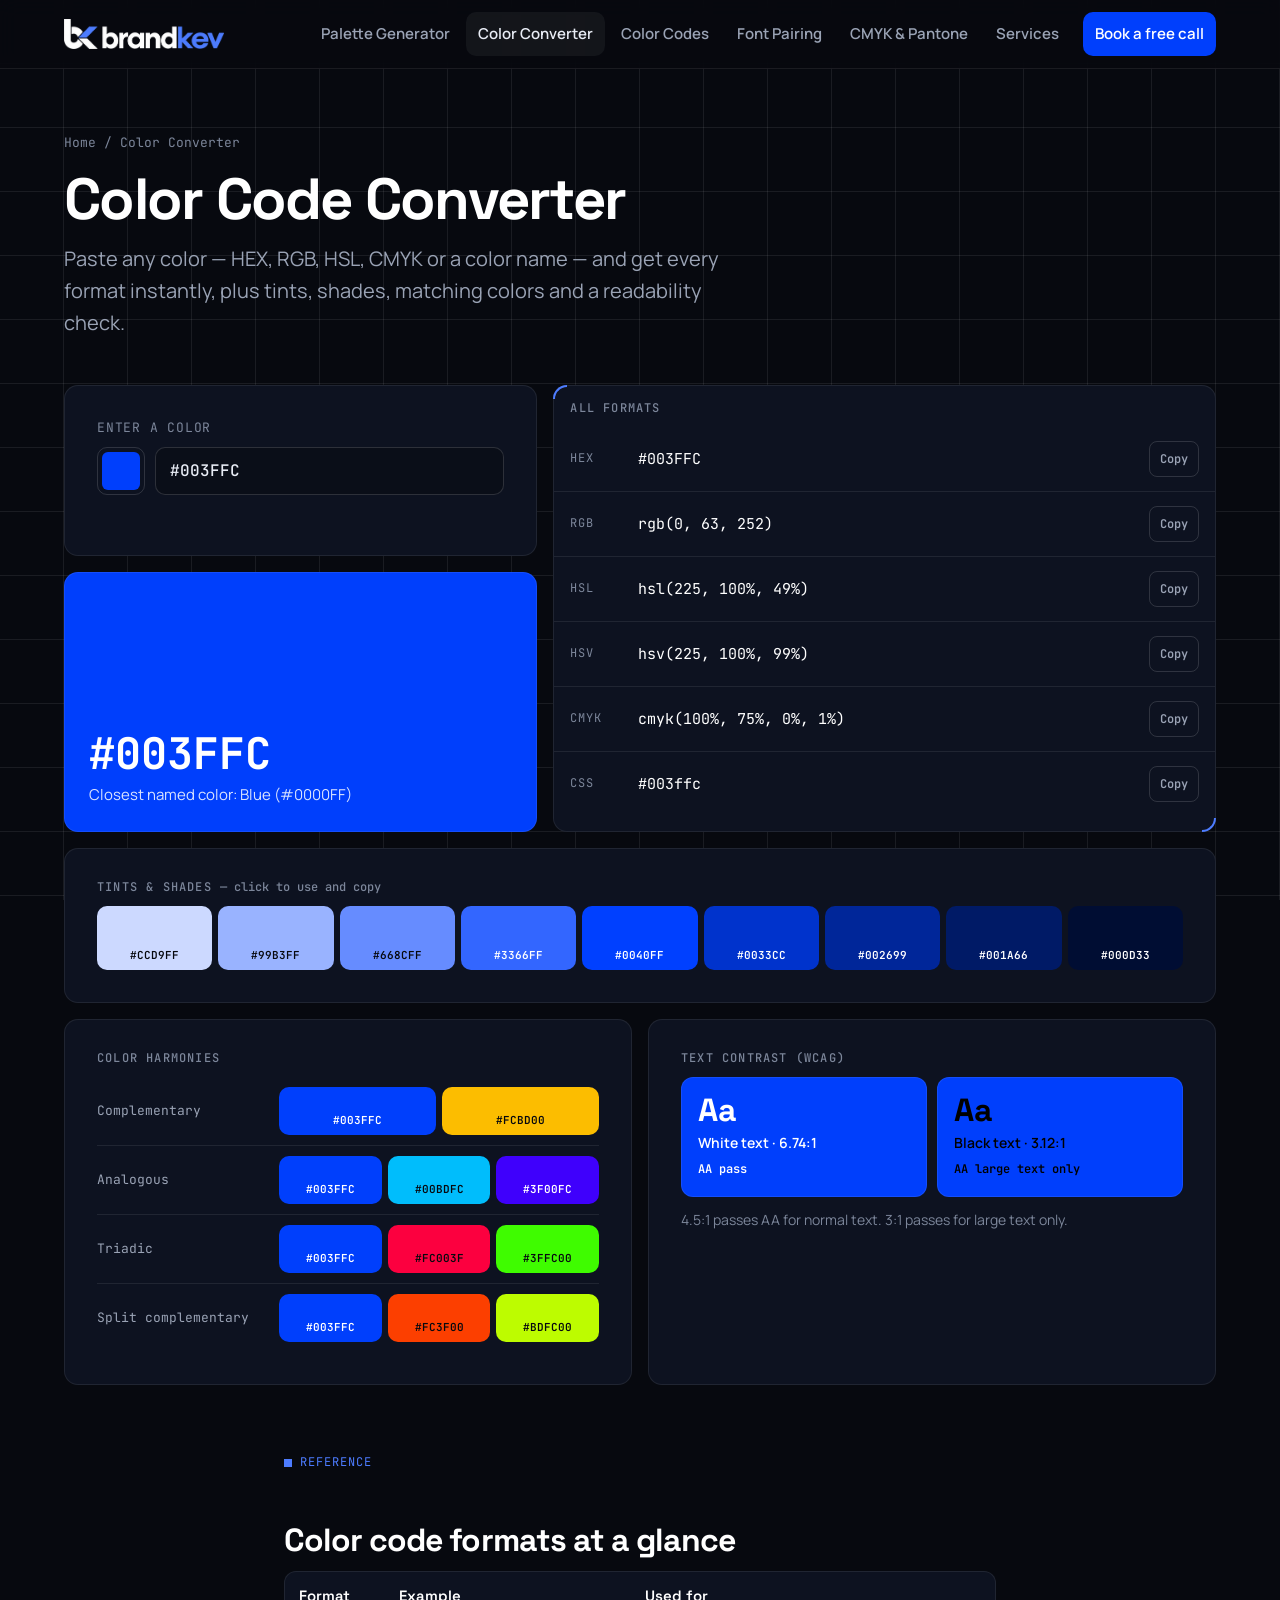
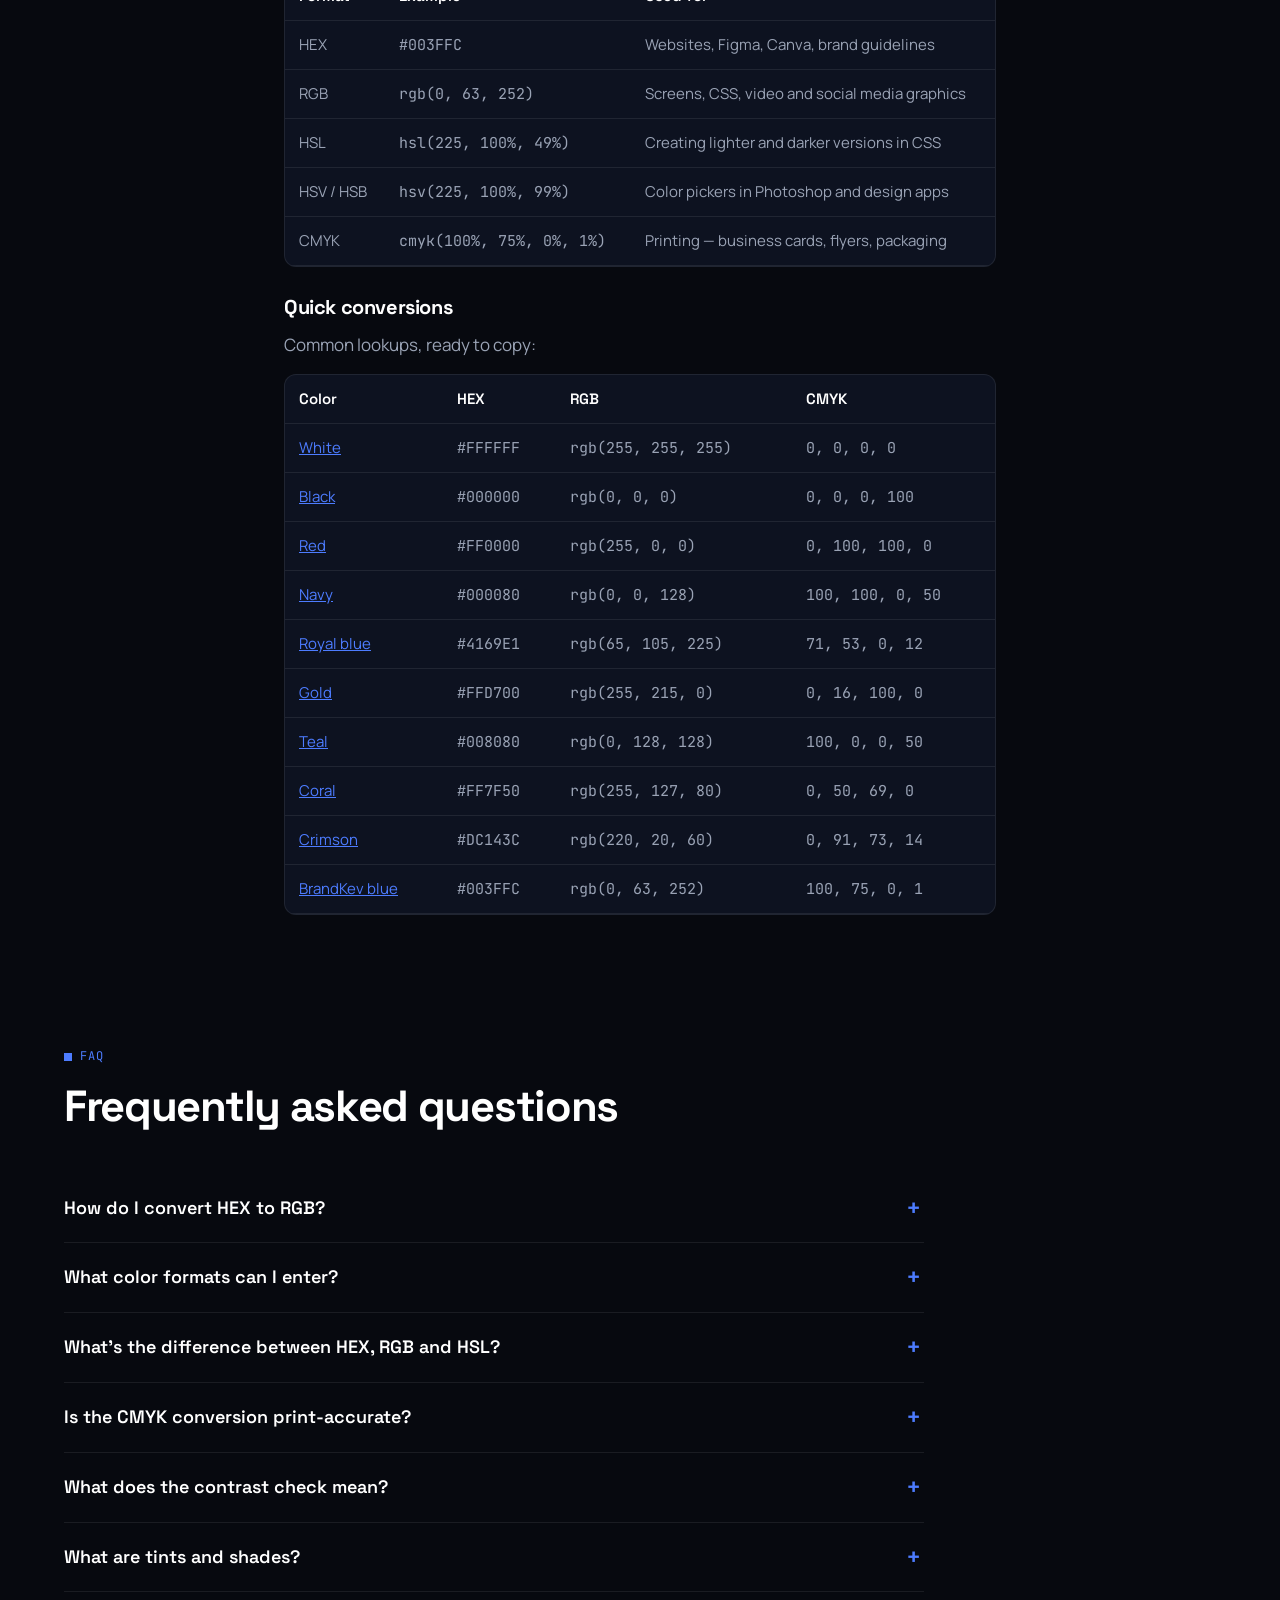
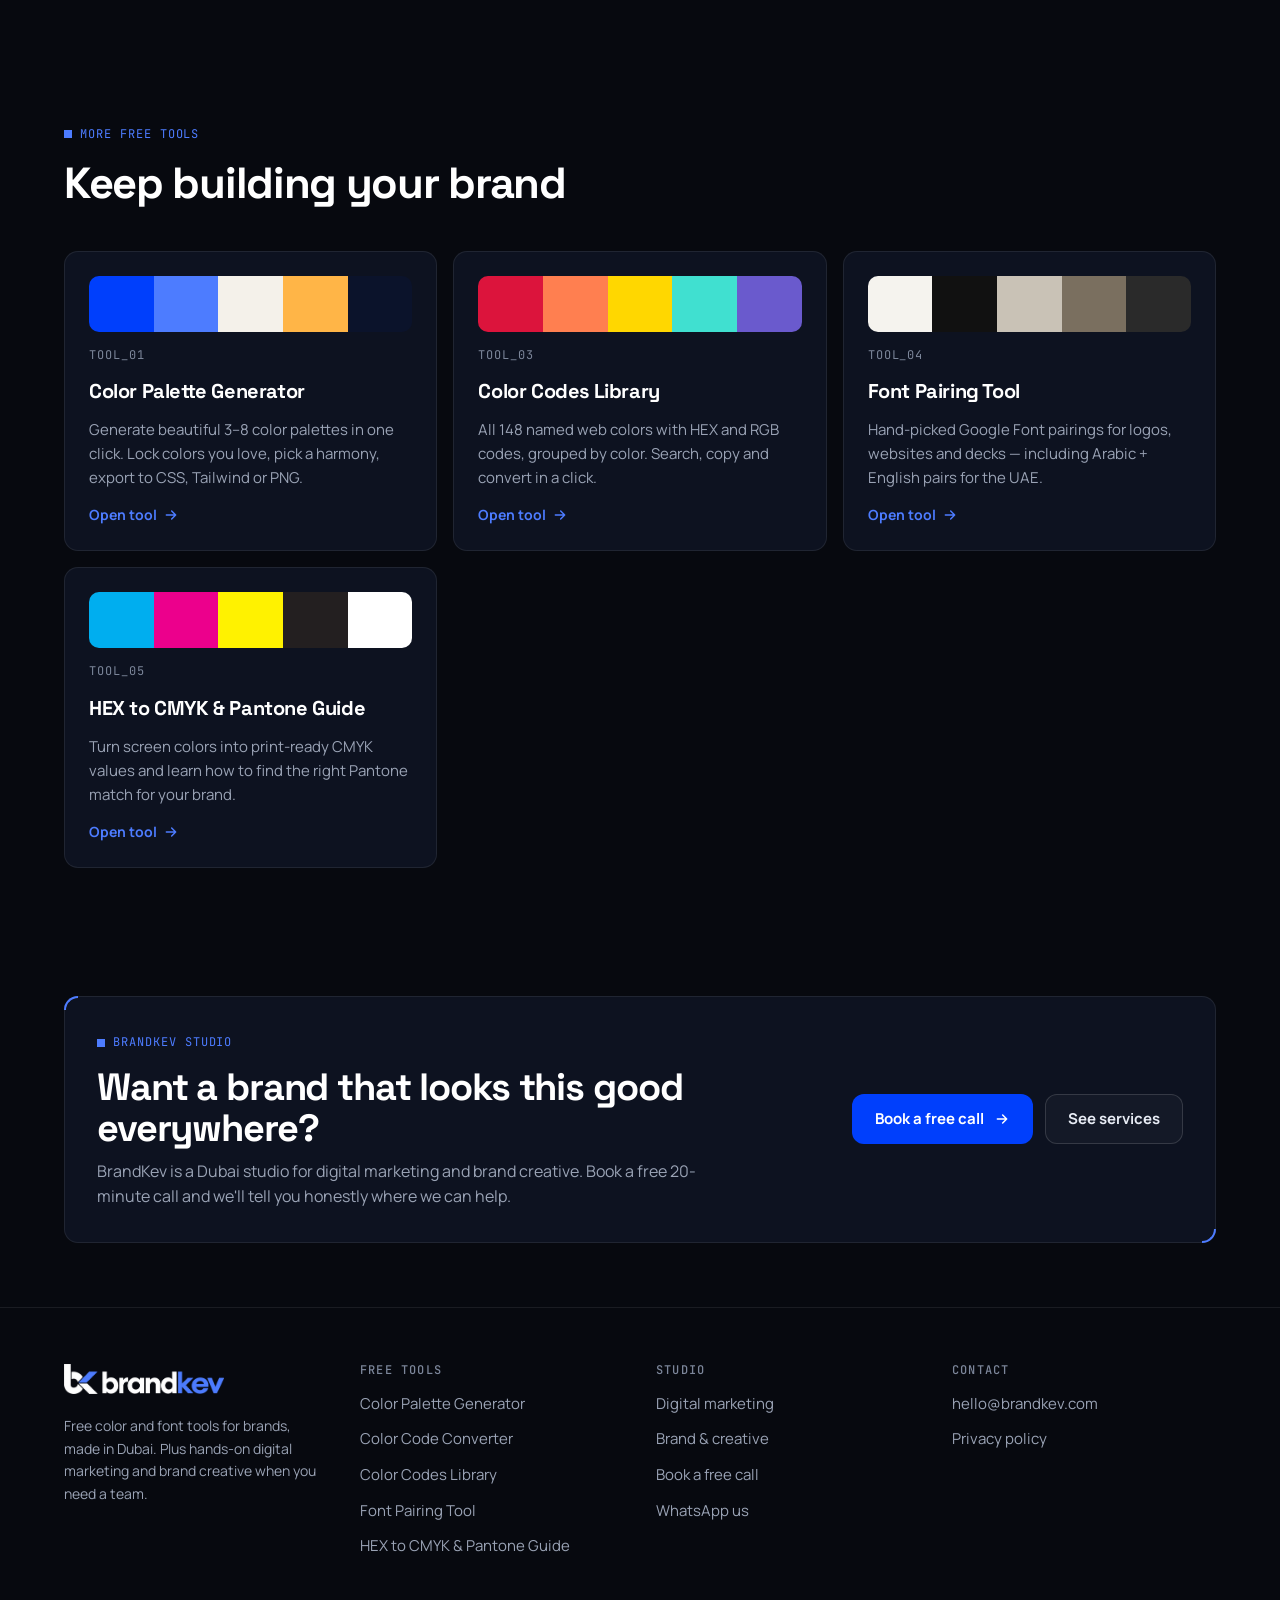
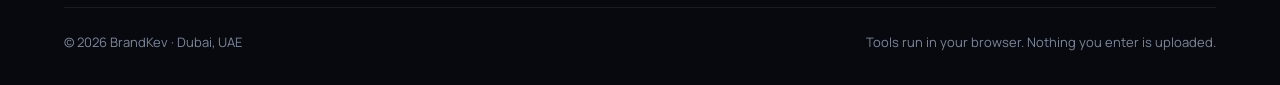
<file: color-converter.html>
<!doctype html>
<html lang="en">
<head>
<meta charset="utf-8">
<meta name="viewport" content="width=device-width, initial-scale=1">
<title>Color Code Converter — HEX to RGB, HSL, CMYK | BrandKev</title>
<meta name="description" content="Free color code converter. Convert HEX to RGB, HSL, HSV and CMYK instantly, find the closest color name, tints and shades, color harmonies and a WCAG contrast check.">
<link rel="canonical" href="https://www.brandkev.com/color-converter">
<meta name="robots" content="index, follow, max-image-preview:large">
<meta name="theme-color" content="#07090F">
<link rel="icon" type="image/png" href="/favicon.png">
<link rel="apple-touch-icon" href="/apple-touch-icon.png">
<meta property="og:type" content="website">
<meta property="og:site_name" content="BrandKev">
<meta property="og:locale" content="en_AE">
<meta property="og:url" content="https://www.brandkev.com/color-converter">
<meta property="og:title" content="Color Code Converter — HEX to RGB, HSL, CMYK | BrandKev">
<meta property="og:description" content="Free color code converter. Convert HEX to RGB, HSL, HSV and CMYK instantly, find the closest color name, tints and shades, color harmonies and a WCAG contrast check.">
<meta property="og:image" content="https://www.brandkev.com/og-image.png">
<meta property="og:image:width" content="1200">
<meta property="og:image:height" content="630">
<meta name="twitter:card" content="summary_large_image">
<meta name="twitter:title" content="Color Code Converter — HEX to RGB, HSL, CMYK | BrandKev">
<meta name="twitter:description" content="Free color code converter. Convert HEX to RGB, HSL, HSV and CMYK instantly, find the closest color name, tints and shades, color harmonies and a WCAG contrast check.">
<meta name="twitter:image" content="https://www.brandkev.com/og-image.png">
<link rel="preconnect" href="https://fonts.googleapis.com">
<link rel="preconnect" href="https://fonts.gstatic.com" crossorigin>
<link rel="stylesheet" href="https://fonts.googleapis.com/css2?family=Space+Grotesk:wght@500;700&family=Manrope:wght@400;500;600;700&family=JetBrains+Mono:wght@400;500;600;700&display=swap">
<link rel="stylesheet" href="/site.css">
<script type="application/ld+json">{"@context": "https://schema.org", "@graph": [{"@type": "WebApplication", "name": "BrandKev Color Code Converter", "url": "https://www.brandkev.com/color-converter", "description": "Free color code converter. Convert HEX to RGB, HSL, HSV and CMYK instantly, find the closest color name, tints and shades, color harmonies and a WCAG contrast check.", "applicationCategory": "DesignApplication", "operatingSystem": "Any (runs in your browser)", "isAccessibleForFree": true, "featureList": ["HEX to RGB", "RGB to HEX", "HEX to HSL", "HEX to CMYK", "HSV", "Closest CSS color name", "Tints and shades", "Color harmonies", "WCAG contrast check"], "offers": {"@type": "Offer", "price": "0", "priceCurrency": "AED"}, "publisher": {"@id": "https://www.brandkev.com/#business"}}, {"@type": "BreadcrumbList", "itemListElement": [{"@type": "ListItem", "position": 1, "name": "Home", "item": "https://www.brandkev.com/"}, {"@type": "ListItem", "position": 2, "name": "Color Converter", "item": "https://www.brandkev.com/color-converter"}]}, {"@type": "FAQPage", "mainEntity": [{"@type": "Question", "name": "How do I convert HEX to RGB?", "acceptedAnswer": {"@type": "Answer", "text": "Paste the HEX code (for example #003FFC) into the box and the RGB value appears instantly — here rgb(0, 63, 252). Manually, split the six digits into three pairs and convert each pair from base 16 to a number from 0 to 255."}}, {"@type": "Question", "name": "What color formats can I enter?", "acceptedAnswer": {"@type": "Answer", "text": "HEX (#003FFC or 03F), RGB like rgb(0, 63, 252) or just 0, 63, 252, HSL like hsl(225, 100%, 49%), CMYK like cmyk(100, 75, 0, 1), and any of the 148 CSS color names such as coral or navy."}}, {"@type": "Question", "name": "What's the difference between HEX, RGB and HSL?", "acceptedAnswer": {"@type": "Answer", "text": "They describe the same screen color in different ways. HEX is a compact code used in web and design tools. RGB gives the red, green and blue light values (0–255). HSL describes hue, saturation and lightness, which makes it easy to create lighter or darker versions of a color."}}, {"@type": "Question", "name": "Is the CMYK conversion print-accurate?", "acceptedAnswer": {"@type": "Answer", "text": "It's a standard mathematical conversion and a good starting point. Real print results depend on the paper, ink and your printer's color profile, so always ask your printer for a proof. See the CMYK &amp; Pantone guide for tips."}}, {"@type": "Question", "name": "What does the contrast check mean?", "acceptedAnswer": {"@type": "Answer", "text": "It shows the WCAG contrast ratio of white and black text on your color. 4.5:1 or higher passes AA for normal text; 3:1 passes only for large text (about 24px+). Higher is easier to read."}}, {"@type": "Question", "name": "What are tints and shades?", "acceptedAnswer": {"@type": "Answer", "text": "Tints are lighter versions of a color (mixed toward white) and shades are darker versions (mixed toward black). The row of nine swatches keeps your hue and saturation and steps the lightness from 90% down to 10% — handy for hover states, backgrounds and borders."}}]}]}</script>
</head>
<body>
<a class="skip" href="#main">Skip to content</a>
<header class="site-header">
  <div class="wrap nav">
    <a class="logo" href="/" aria-label="BrandKev home"><img src="/logo-light.png" alt="BrandKev" width="160" height="30"></a>
    <button class="menu-toggle" type="button" aria-expanded="false" aria-controls="menu" aria-label="Open menu"><svg aria-hidden="true" width="20" height="20" viewBox="0 0 24 24" fill="none" stroke="currentColor" stroke-width="2" stroke-linecap="round"><path d="M4 7h16M4 12h16M4 17h16"/></svg></button>
    <nav id="menu" class="menu" aria-label="Main">
      <a href="/color-palette-generator">Palette Generator</a>
      <a href="/color-converter" aria-current="page">Color Converter</a>
      <a href="/color-codes">Color Codes</a>
      <a href="/font-pairing">Font Pairing</a>
      <a href="/cmyk-pantone-guide">CMYK & Pantone</a>
      <a href="/services">Services</a>
      <a class="menu-cta" href="https://cal.com/free-introductory-call" target="_blank" rel="noopener">Book a free call</a>
    </nav>
  </div>
</header>
<main id="main">
<section class="page-hero">
  <div class="wrap">
    <nav class="crumbs" aria-label="Breadcrumb"><a href="/">Home</a><span aria-hidden="true">/</span><span aria-current="page">Color Converter</span></nav>
    <h1>Color Code Converter</h1>
    <p class="lead">Paste any color — HEX, RGB, HSL, CMYK or a color name — and get every format instantly, plus tints, shades, matching colors and a readability check.</p>
  </div>
</section>

<section aria-label="Color converter">
  <div class="wrap">
    <div class="cv-grid">
      <div style="display:flex;flex-direction:column;gap:16px">
        <div class="panel pad">
          <label class="field" for="cv-input">Enter a color</label>
          <div class="cv-input-row" style="margin-top:8px">
            <input type="color" class="picker" id="cv-picker" value="#003ffc" aria-label="Color picker">
            <input id="cv-input" class="input" value="#003FFC" autocomplete="off" spellcheck="false" aria-describedby="cv-error">
          </div>
          <div id="cv-error" class="err" role="alert"></div>
        </div>
        <div id="cv-preview" class="cv-preview ticks" aria-live="polite">
          <div class="pv-hex">#003FFC</div>
          <div class="pv-name" id="cv-name"></div>
        </div>
      </div>
      <div class="panel ticks">
        <h2 class="sub-h" style="padding:16px 16px 0">All formats</h2>
        <div id="cv-rows"></div>
      </div>
    </div>

    <div class="panel pad" style="margin-top:16px">
      <h2 class="sub-h">Tints &amp; shades <span style="text-transform:none;letter-spacing:0">— click to use and copy</span></h2>
      <div id="cv-shades" class="chips"></div>
    </div>
    <div class="grid grid-2" style="margin-top:16px">
      <div class="panel pad">
        <h2 class="sub-h">Color harmonies</h2>
        <div id="cv-harmony"></div>
      </div>
      <div class="panel pad">
        <h2 class="sub-h">Text contrast (WCAG)</h2>
        <div id="cv-contrast" class="contrast-grid"></div>
        <p class="note" style="margin:12px 0 0">4.5:1 passes AA for normal text. 3:1 passes for large text only.</p>
      </div>
    </div>
  </div>
</section>

<section class="section-tight">
  <div class="wrap prose">
    <span class="tag">Reference</span>
    <h2>Color code formats at a glance</h2>
    <div class="table-scroll"><table>
      <thead><tr><th scope="col">Format</th><th scope="col">Example</th><th scope="col">Used for</th></tr></thead>
      <tbody>
        <tr><td>HEX</td><td class="mono">#003FFC</td><td>Websites, Figma, Canva, brand guidelines</td></tr>
        <tr><td>RGB</td><td class="mono">rgb(0, 63, 252)</td><td>Screens, CSS, video and social media graphics</td></tr>
        <tr><td>HSL</td><td class="mono">hsl(225, 100%, 49%)</td><td>Creating lighter and darker versions in CSS</td></tr>
        <tr><td>HSV / HSB</td><td class="mono">hsv(225, 100%, 99%)</td><td>Color pickers in Photoshop and design apps</td></tr>
        <tr><td>CMYK</td><td class="mono">cmyk(100%, 75%, 0%, 1%)</td><td>Printing — business cards, flyers, packaging</td></tr>
      </tbody>
    </table></div>
    <h3>Quick conversions</h3>
    <p>Common lookups, ready to copy:</p>
    <div class="table-scroll"><table>
      <thead><tr><th scope="col">Color</th><th scope="col">HEX</th><th scope="col">RGB</th><th scope="col">CMYK</th></tr></thead>
      <tbody>
        <tr><td><a href="/color-converter?hex=FFFFFF">White</a></td><td class="mono">#FFFFFF</td><td class="mono">rgb(255, 255, 255)</td><td class="mono">0, 0, 0, 0</td></tr>
        <tr><td><a href="/color-converter?hex=000000">Black</a></td><td class="mono">#000000</td><td class="mono">rgb(0, 0, 0)</td><td class="mono">0, 0, 0, 100</td></tr>
        <tr><td><a href="/color-converter?hex=FF0000">Red</a></td><td class="mono">#FF0000</td><td class="mono">rgb(255, 0, 0)</td><td class="mono">0, 100, 100, 0</td></tr>
        <tr><td><a href="/color-converter?hex=000080">Navy</a></td><td class="mono">#000080</td><td class="mono">rgb(0, 0, 128)</td><td class="mono">100, 100, 0, 50</td></tr>
        <tr><td><a href="/color-converter?hex=4169E1">Royal blue</a></td><td class="mono">#4169E1</td><td class="mono">rgb(65, 105, 225)</td><td class="mono">71, 53, 0, 12</td></tr>
        <tr><td><a href="/color-converter?hex=FFD700">Gold</a></td><td class="mono">#FFD700</td><td class="mono">rgb(255, 215, 0)</td><td class="mono">0, 16, 100, 0</td></tr>
        <tr><td><a href="/color-converter?hex=008080">Teal</a></td><td class="mono">#008080</td><td class="mono">rgb(0, 128, 128)</td><td class="mono">100, 0, 0, 50</td></tr>
        <tr><td><a href="/color-converter?hex=FF7F50">Coral</a></td><td class="mono">#FF7F50</td><td class="mono">rgb(255, 127, 80)</td><td class="mono">0, 50, 69, 0</td></tr>
        <tr><td><a href="/color-converter?hex=DC143C">Crimson</a></td><td class="mono">#DC143C</td><td class="mono">rgb(220, 20, 60)</td><td class="mono">0, 91, 73, 14</td></tr>
        <tr><td><a href="/color-converter?hex=003FFC">BrandKev blue</a></td><td class="mono">#003FFC</td><td class="mono">rgb(0, 63, 252)</td><td class="mono">100, 75, 0, 1</td></tr>
      </tbody>
    </table></div>
  </div>
</section>

<section class="section-tight" aria-labelledby="faq-h">
  <div class="wrap">
    <div class="section-head"><span class="tag">FAQ</span><h2 id="faq-h">Frequently asked questions</h2></div>
    <div class="faq">
      <details><summary>How do I convert HEX to RGB?</summary><p>Paste the HEX code (for example #003FFC) into the box and the RGB value appears instantly — here rgb(0, 63, 252). Manually, split the six digits into three pairs and convert each pair from base 16 to a number from 0 to 255.</p></details>
      <details><summary>What color formats can I enter?</summary><p>HEX (#003FFC or 03F), RGB like rgb(0, 63, 252) or just 0, 63, 252, HSL like hsl(225, 100%, 49%), CMYK like cmyk(100, 75, 0, 1), and any of the 148 CSS color names such as coral or navy.</p></details>
      <details><summary>What&#x27;s the difference between HEX, RGB and HSL?</summary><p>They describe the same screen color in different ways. HEX is a compact code used in web and design tools. RGB gives the red, green and blue light values (0–255). HSL describes hue, saturation and lightness, which makes it easy to create lighter or darker versions of a color.</p></details>
      <details><summary>Is the CMYK conversion print-accurate?</summary><p>It's a standard mathematical conversion and a good starting point. Real print results depend on the paper, ink and your printer's color profile, so always ask your printer for a proof. See the <a href="/cmyk-pantone-guide">CMYK &amp; Pantone guide</a> for tips.</p></details>
      <details><summary>What does the contrast check mean?</summary><p>It shows the WCAG contrast ratio of white and black text on your color. 4.5:1 or higher passes AA for normal text; 3:1 passes only for large text (about 24px+). Higher is easier to read.</p></details>
      <details><summary>What are tints and shades?</summary><p>Tints are lighter versions of a color (mixed toward white) and shades are darker versions (mixed toward black). The row of nine swatches keeps your hue and saturation and steps the lightness from 90% down to 10% — handy for hover states, backgrounds and borders.</p></details>
    </div>
  </div>
</section>
<section class="section-tight" aria-labelledby="rel-h">
  <div class="wrap">
    <div class="section-head"><span class="tag">More free tools</span><h2 id="rel-h">Keep building your brand</h2></div>
    <div class="grid grid-3">
      <a class="panel tool-card" href="/color-palette-generator">
        <div class="mini-swatches" aria-hidden="true"><span style="background:#003FFC"></span><span style="background:#4D7CFF"></span><span style="background:#F4F1EA"></span><span style="background:#FFB547"></span><span style="background:#0B132B"></span></div>
        <span class="idx">TOOL_01</span>
        <h3>Color Palette Generator</h3>
        <p>Generate beautiful 3–8 color palettes in one click. Lock colors you love, pick a harmony, export to CSS, Tailwind or PNG.</p>
        <span class="go">Open tool <svg aria-hidden="true" width="16" height="16" viewBox="0 0 24 24" fill="none" stroke="currentColor" stroke-width="2.2" stroke-linecap="round" stroke-linejoin="round"><path d="M5 12h14M13 6l6 6-6 6"/></svg></span>
      </a>
      <a class="panel tool-card" href="/color-codes">
        <div class="mini-swatches" aria-hidden="true"><span style="background:#DC143C"></span><span style="background:#FF7F50"></span><span style="background:#FFD700"></span><span style="background:#40E0D0"></span><span style="background:#6A5ACD"></span></div>
        <span class="idx">TOOL_03</span>
        <h3>Color Codes Library</h3>
        <p>All 148 named web colors with HEX and RGB codes, grouped by color. Search, copy and convert in a click.</p>
        <span class="go">Open tool <svg aria-hidden="true" width="16" height="16" viewBox="0 0 24 24" fill="none" stroke="currentColor" stroke-width="2.2" stroke-linecap="round" stroke-linejoin="round"><path d="M5 12h14M13 6l6 6-6 6"/></svg></span>
      </a>
      <a class="panel tool-card" href="/font-pairing">
        <div class="mini-swatches" aria-hidden="true"><span style="background:#F5F3EE"></span><span style="background:#111111"></span><span style="background:#C9C2B6"></span><span style="background:#7A6F5F"></span><span style="background:#2A2A2A"></span></div>
        <span class="idx">TOOL_04</span>
        <h3>Font Pairing Tool</h3>
        <p>Hand-picked Google Font pairings for logos, websites and decks — including Arabic + English pairs for the UAE.</p>
        <span class="go">Open tool <svg aria-hidden="true" width="16" height="16" viewBox="0 0 24 24" fill="none" stroke="currentColor" stroke-width="2.2" stroke-linecap="round" stroke-linejoin="round"><path d="M5 12h14M13 6l6 6-6 6"/></svg></span>
      </a>
      <a class="panel tool-card" href="/cmyk-pantone-guide">
        <div class="mini-swatches" aria-hidden="true"><span style="background:#00AEEF"></span><span style="background:#EC008C"></span><span style="background:#FFF200"></span><span style="background:#231F20"></span><span style="background:#FFFFFF"></span></div>
        <span class="idx">TOOL_05</span>
        <h3>HEX to CMYK & Pantone Guide</h3>
        <p>Turn screen colors into print-ready CMYK values and learn how to find the right Pantone match for your brand.</p>
        <span class="go">Open tool <svg aria-hidden="true" width="16" height="16" viewBox="0 0 24 24" fill="none" stroke="currentColor" stroke-width="2.2" stroke-linecap="round" stroke-linejoin="round"><path d="M5 12h14M13 6l6 6-6 6"/></svg></span>
      </a>
    </div>
  </div>
</section>
<section class="section-tight">
  <div class="wrap">
    <div class="panel ticks pad cta-band">
      <div>
        <span class="tag">BrandKev studio</span>
        <h2 style="margin-top:12px">Want a brand that looks this good everywhere?</h2>
        <p>BrandKev is a Dubai studio for digital marketing and brand creative. Book a free 20-minute call and we'll tell you honestly where we can help.</p>
      </div>
      <div class="cta-actions">
        <a class="btn btn-primary" href="https://cal.com/free-introductory-call" target="_blank" rel="noopener">Book a free call <svg aria-hidden="true" width="16" height="16" viewBox="0 0 24 24" fill="none" stroke="currentColor" stroke-width="2.2" stroke-linecap="round" stroke-linejoin="round"><path d="M5 12h14M13 6l6 6-6 6"/></svg></a>
        <a class="btn btn-ghost" href="/services">See services</a>
      </div>
    </div>
  </div>
</section>
</main>
<footer class="site-footer">
  <div class="wrap">
    <div class="foot-grid">
      <div class="foot-brand">
        <a href="/" aria-label="BrandKev home"><img src="/logo-light.png" alt="BrandKev" width="160" height="30"></a>
        <p>Free color and font tools for brands, made in Dubai. Plus hands-on digital marketing and brand creative when you need a team.</p>
      </div>
      <div>
        <h2>Free tools</h2>
        <ul>
          <li><a href="/color-palette-generator">Color Palette Generator</a></li>
          <li><a href="/color-converter">Color Code Converter</a></li>
          <li><a href="/color-codes">Color Codes Library</a></li>
          <li><a href="/font-pairing">Font Pairing Tool</a></li>
          <li><a href="/cmyk-pantone-guide">HEX to CMYK & Pantone Guide</a></li>
        </ul>
      </div>
      <div>
        <h2>Studio</h2>
        <ul>
          <li><a href="/services">Digital marketing</a></li>
          <li><a href="/services#brand">Brand &amp; creative</a></li>
          <li><a href="https://cal.com/free-introductory-call" target="_blank" rel="noopener">Book a free call</a></li>
          <li><a class="js-whatsapp" href="/services#contact" target="_blank" rel="noopener">WhatsApp us</a></li>
        </ul>
      </div>
      <div>
        <h2>Contact</h2>
        <ul>
          <li><a href="mailto:hello@brandkev.com">hello@brandkev.com</a></li>
          <li><a href="/privacy">Privacy policy</a></li>
        </ul>
      </div>
    </div>
    <div class="foot-bottom">
      <span>© 2026 BrandKev · Dubai, UAE</span>
      <span>Tools run in your browser. Nothing you enter is uploaded.</span>
    </div>
  </div>
</footer>
<script src="/site.js"></script>
<script src="/converter.js" defer></script>
</body>
</html>
</file>
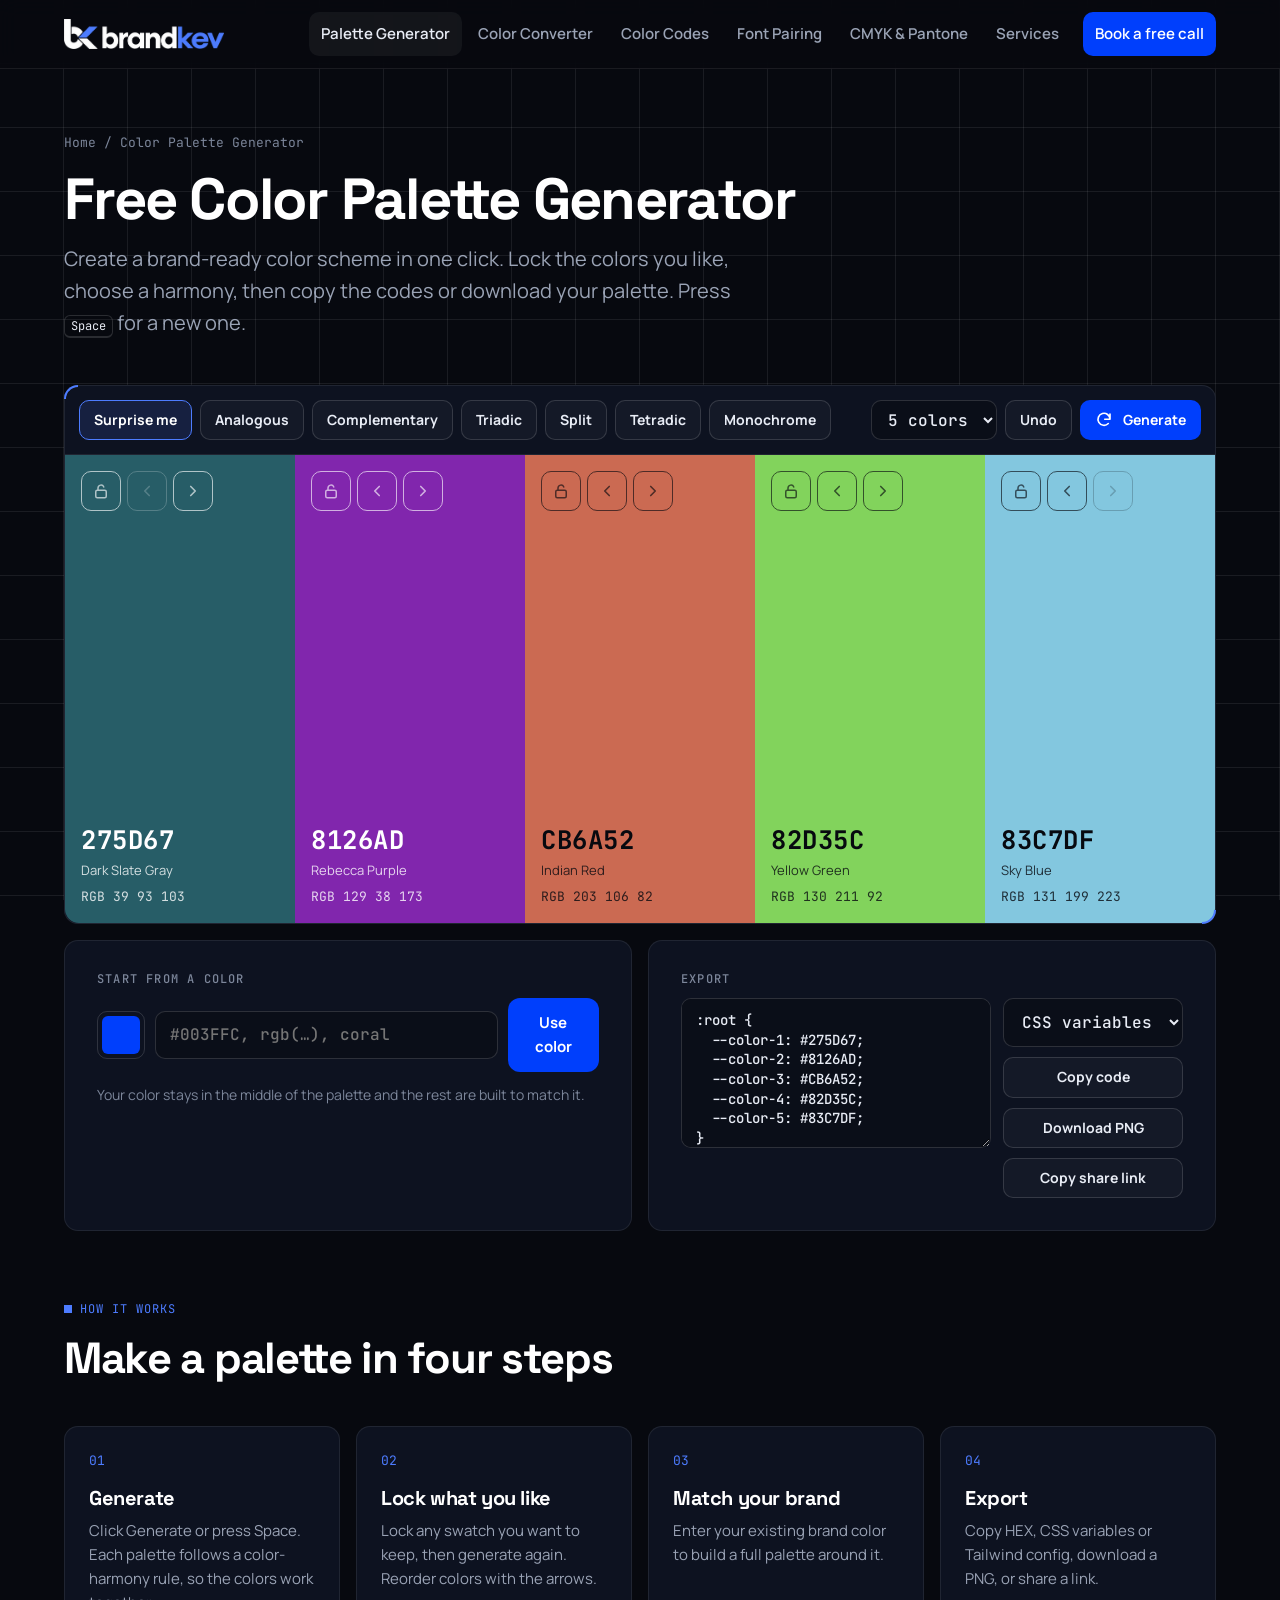
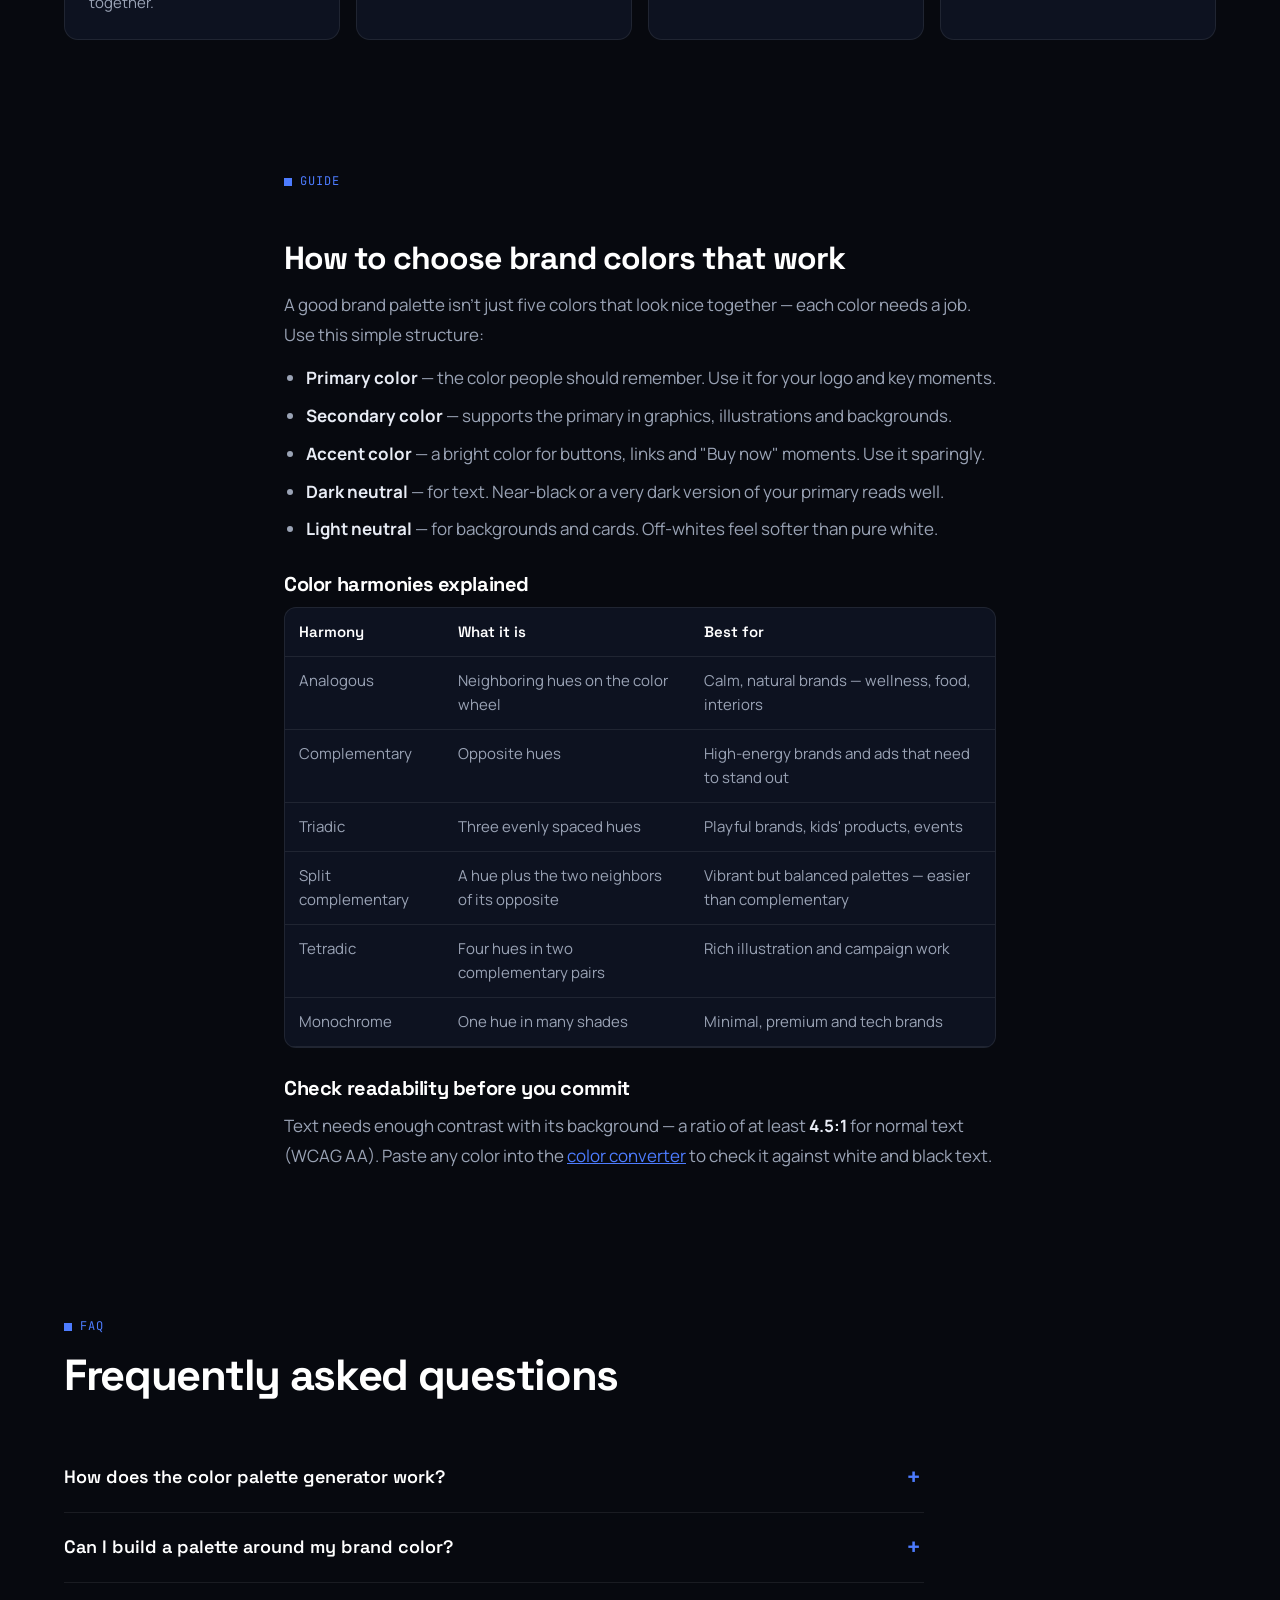
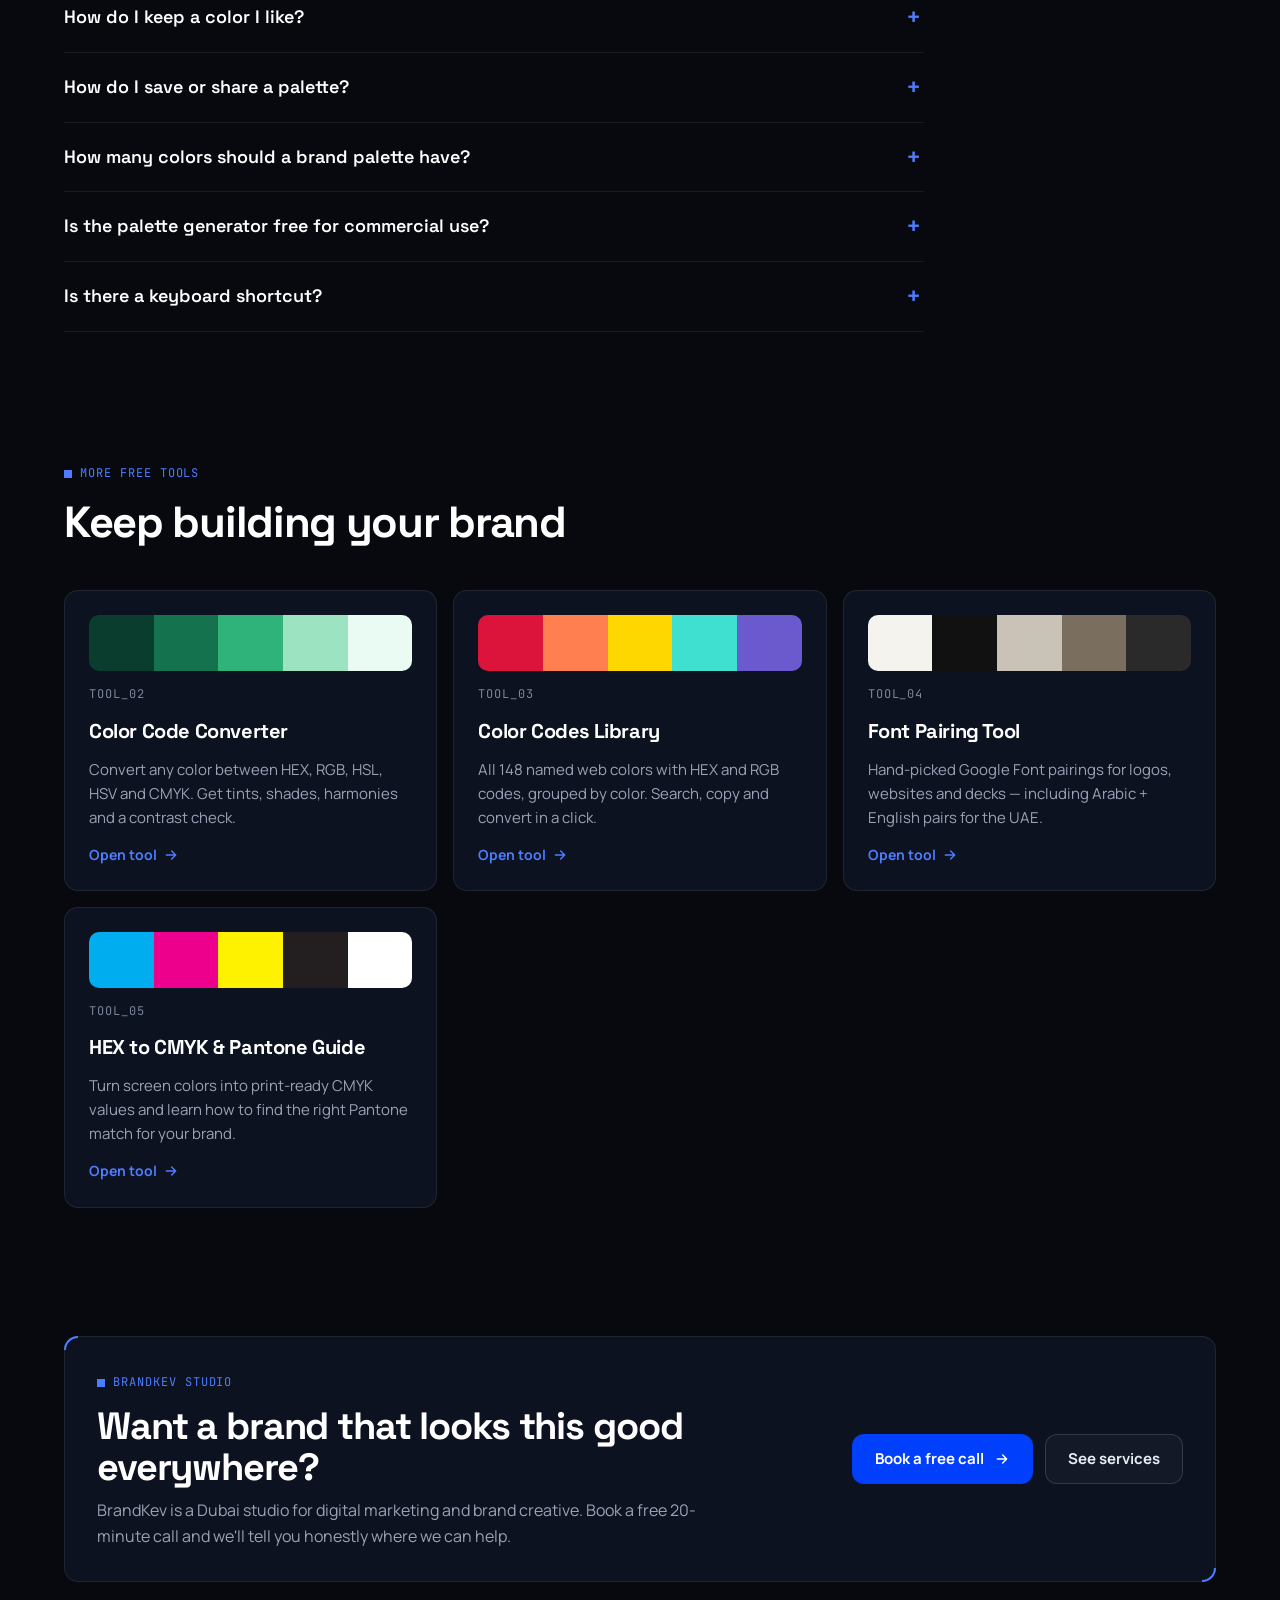
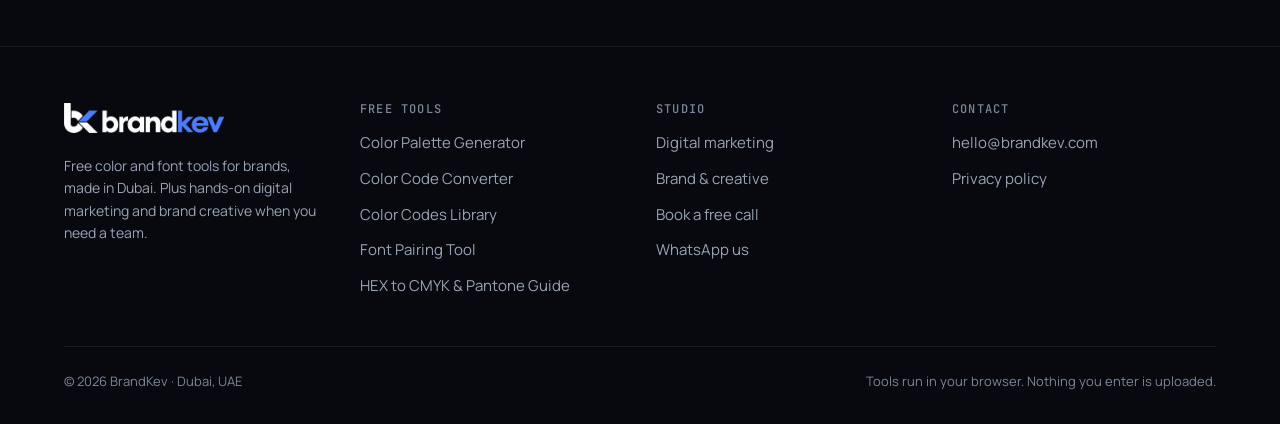
<file: color-palette-generator.html>
<!doctype html>
<html lang="en">
<head>
<meta charset="utf-8">
<meta name="viewport" content="width=device-width, initial-scale=1">
<title>Free Color Palette Generator — Create Brand Color Schemes | BrandKev</title>
<meta name="description" content="Free color palette generator. Create harmonious 3–8 color schemes in one click, lock colors, choose analogous, complementary or triadic harmonies and export HEX, CSS, Tailwind or PNG.">
<link rel="canonical" href="https://www.brandkev.com/color-palette-generator">
<meta name="robots" content="index, follow, max-image-preview:large">
<meta name="theme-color" content="#07090F">
<link rel="icon" type="image/png" href="/favicon.png">
<link rel="apple-touch-icon" href="/apple-touch-icon.png">
<meta property="og:type" content="website">
<meta property="og:site_name" content="BrandKev">
<meta property="og:locale" content="en_AE">
<meta property="og:url" content="https://www.brandkev.com/color-palette-generator">
<meta property="og:title" content="Free Color Palette Generator — Create Brand Color Schemes | BrandKev">
<meta property="og:description" content="Free color palette generator. Create harmonious 3–8 color schemes in one click, lock colors, choose analogous, complementary or triadic harmonies and export HEX, CSS, Tailwind or PNG.">
<meta property="og:image" content="https://www.brandkev.com/og-image.png">
<meta property="og:image:width" content="1200">
<meta property="og:image:height" content="630">
<meta name="twitter:card" content="summary_large_image">
<meta name="twitter:title" content="Free Color Palette Generator — Create Brand Color Schemes | BrandKev">
<meta name="twitter:description" content="Free color palette generator. Create harmonious 3–8 color schemes in one click, lock colors, choose analogous, complementary or triadic harmonies and export HEX, CSS, Tailwind or PNG.">
<meta name="twitter:image" content="https://www.brandkev.com/og-image.png">
<link rel="preconnect" href="https://fonts.googleapis.com">
<link rel="preconnect" href="https://fonts.gstatic.com" crossorigin>
<link rel="stylesheet" href="https://fonts.googleapis.com/css2?family=Space+Grotesk:wght@500;700&family=Manrope:wght@400;500;600;700&family=JetBrains+Mono:wght@400;500;600;700&display=swap">
<link rel="stylesheet" href="/site.css">
<script type="application/ld+json">{"@context": "https://schema.org", "@graph": [{"@type": "WebApplication", "name": "BrandKev Color Palette Generator", "url": "https://www.brandkev.com/color-palette-generator", "description": "Free color palette generator. Create harmonious 3–8 color schemes in one click, lock colors, choose analogous, complementary or triadic harmonies and export HEX, CSS, Tailwind or PNG.", "applicationCategory": "DesignApplication", "operatingSystem": "Any (runs in your browser)", "isAccessibleForFree": true, "featureList": ["Generate 3–8 color palettes", "Color harmony modes", "Lock colors", "Start from a brand color", "Export CSS, Tailwind, HEX, RGB, JSON", "Download PNG", "Shareable palette links"], "offers": {"@type": "Offer", "price": "0", "priceCurrency": "AED"}, "publisher": {"@id": "https://www.brandkev.com/#business"}}, {"@type": "BreadcrumbList", "itemListElement": [{"@type": "ListItem", "position": 1, "name": "Home", "item": "https://www.brandkev.com/"}, {"@type": "ListItem", "position": 2, "name": "Color Palette Generator", "item": "https://www.brandkev.com/color-palette-generator"}]}, {"@type": "FAQPage", "mainEntity": [{"@type": "Question", "name": "How does the color palette generator work?", "acceptedAnswer": {"@type": "Answer", "text": "Each click picks a base hue and builds the other colors from a color-harmony rule (analogous, complementary, triadic, split complementary, tetradic or monochrome). Lightness is spread from dark to light so every palette has usable background, text and accent colors."}}, {"@type": "Question", "name": "Can I build a palette around my brand color?", "acceptedAnswer": {"@type": "Answer", "text": "Yes. Type your brand color into the Start from a color box (HEX, RGB, HSL or a color name) and press Use color. Your exact color stays in the palette and the rest are generated to match it."}}, {"@type": "Question", "name": "How do I keep a color I like?", "acceptedAnswer": {"@type": "Answer", "text": "Click the lock icon on a swatch. Locked colors stay put when you generate again, so you can build a palette one color at a time."}}, {"@type": "Question", "name": "How do I save or share a palette?", "acceptedAnswer": {"@type": "Answer", "text": "The page address updates with your colors, so copy the share link to come back later or send it to a client. You can also download a PNG image, or copy the codes as CSS variables, Tailwind config, HEX, RGB or JSON."}}, {"@type": "Question", "name": "How many colors should a brand palette have?", "acceptedAnswer": {"@type": "Answer", "text": "Most brands work well with 3–5 colors: one or two main brand colors, a dark color for text, a light color for backgrounds and one accent for buttons and highlights. Use the 5-color setting as a starting point."}}, {"@type": "Question", "name": "Is the palette generator free for commercial use?", "acceptedAnswer": {"@type": "Answer", "text": "Yes. It's completely free, needs no sign-up, and the colors you create are yours to use in logos, websites, packaging and ads. Colors themselves can't be owned, so there's nothing to credit."}}, {"@type": "Question", "name": "Is there a keyboard shortcut?", "acceptedAnswer": {"@type": "Answer", "text": "Yes. Press the Space bar to generate a new palette (when you are not typing in a box)."}}]}]}</script>
</head>
<body>
<a class="skip" href="#main">Skip to content</a>
<header class="site-header">
  <div class="wrap nav">
    <a class="logo" href="/" aria-label="BrandKev home"><img src="/logo-light.png" alt="BrandKev" width="160" height="30"></a>
    <button class="menu-toggle" type="button" aria-expanded="false" aria-controls="menu" aria-label="Open menu"><svg aria-hidden="true" width="20" height="20" viewBox="0 0 24 24" fill="none" stroke="currentColor" stroke-width="2" stroke-linecap="round"><path d="M4 7h16M4 12h16M4 17h16"/></svg></button>
    <nav id="menu" class="menu" aria-label="Main">
      <a href="/color-palette-generator" aria-current="page">Palette Generator</a>
      <a href="/color-converter">Color Converter</a>
      <a href="/color-codes">Color Codes</a>
      <a href="/font-pairing">Font Pairing</a>
      <a href="/cmyk-pantone-guide">CMYK & Pantone</a>
      <a href="/services">Services</a>
      <a class="menu-cta" href="https://cal.com/free-introductory-call" target="_blank" rel="noopener">Book a free call</a>
    </nav>
  </div>
</header>
<main id="main">
<section class="page-hero">
  <div class="wrap">
    <nav class="crumbs" aria-label="Breadcrumb"><a href="/">Home</a><span aria-hidden="true">/</span><span aria-current="page">Color Palette Generator</span></nav>
    <h1>Free Color Palette Generator</h1>
    <p class="lead">Create a brand-ready color scheme in one click. Lock the colors you like, choose a harmony, then copy the codes or download your palette. Press <span class="kbd">Space</span> for a new one.</p>
  </div>
</section>

<section aria-label="Palette generator">
  <div class="wrap">
    <div class="panel ticks">
      <div class="pal-bar">
        <div class="seg" role="group" aria-label="Color harmony"><button type="button" class="btn btn-ghost btn-sm" data-mode="auto" aria-pressed="true">Surprise me</button><button type="button" class="btn btn-ghost btn-sm" data-mode="analogous" aria-pressed="false">Analogous</button><button type="button" class="btn btn-ghost btn-sm" data-mode="complementary" aria-pressed="false">Complementary</button><button type="button" class="btn btn-ghost btn-sm" data-mode="triadic" aria-pressed="false">Triadic</button><button type="button" class="btn btn-ghost btn-sm" data-mode="split" aria-pressed="false">Split</button><button type="button" class="btn btn-ghost btn-sm" data-mode="tetradic" aria-pressed="false">Tetradic</button><button type="button" class="btn btn-ghost btn-sm" data-mode="monochrome" aria-pressed="false">Monochrome</button></div>
        <div class="seg">
          <label class="sr-only" for="pal-count">Number of colors</label>
          <select id="pal-count" class="input" style="width:auto;min-height:40px;padding:6px 12px">
            <option value="3">3 colors</option><option value="4">4 colors</option><option value="5" selected>5 colors</option>
            <option value="6">6 colors</option><option value="7">7 colors</option><option value="8">8 colors</option>
          </select>
          <button type="button" class="btn btn-ghost btn-sm" id="pal-undo">Undo</button>
          <button type="button" class="btn btn-primary btn-sm" id="pal-generate"><svg aria-hidden="true" width="18" height="18" viewBox="0 0 24 24" fill="none" stroke="currentColor" stroke-width="2.2" stroke-linecap="round" stroke-linejoin="round"><path d="M20 11a8 8 0 1 0-2.3 5.7M20 4v7h-7"/></svg> Generate</button>
        </div>
      </div>
      <div id="palette" class="palette" aria-live="polite"></div>
    </div>

    <div class="grid grid-2" style="margin-top:16px">
      <div class="panel pad">
        <h2 class="sub-h">Start from a color</h2>
        <div class="base-row">
          <input type="color" class="picker" id="pal-base-picker" value="#003ffc" aria-label="Pick a base color">
          <label class="sr-only" for="pal-base">Base color code</label>
          <input id="pal-base" class="input" placeholder="#003FFC, rgb(…), coral" autocomplete="off" spellcheck="false">
          <button type="button" class="btn btn-primary" id="pal-base-go">Use color</button>
        </div>
        <p class="note" style="margin:12px 0 0">Your color stays in the middle of the palette and the rest are built to match it.</p>
      </div>
      <div class="panel pad">
        <h2 class="sub-h">Export</h2>
        <div class="export">
          <div>
            <label class="sr-only" for="pal-export">Palette code</label>
            <textarea id="pal-export" class="input" readonly></textarea>
          </div>
          <div class="export-side">
            <label class="sr-only" for="pal-format">Export format</label>
            <select id="pal-format" class="input">
              <option value="css">CSS variables</option><option value="tailwind">Tailwind</option>
              <option value="hex">HEX list</option><option value="rgb">RGB</option><option value="json">JSON</option>
            </select>
            <button type="button" class="btn btn-ghost btn-sm" id="pal-copy-export">Copy code</button>
            <button type="button" class="btn btn-ghost btn-sm" id="pal-png">Download PNG</button>
            <button type="button" class="btn btn-ghost btn-sm" id="pal-share">Copy share link</button>
          </div>
        </div>
      </div>
    </div>
  </div>
</section>

<section class="section-tight" aria-labelledby="steps-h">
  <div class="wrap">
    <div class="section-head"><span class="tag">How it works</span><h2 id="steps-h">Make a palette in four steps</h2></div>
    <ol class="steps">
      <li class="panel"><h3>Generate</h3><p>Click Generate or press Space. Each palette follows a color-harmony rule, so the colors work together.</p></li>
      <li class="panel"><h3>Lock what you like</h3><p>Lock any swatch you want to keep, then generate again. Reorder colors with the arrows.</p></li>
      <li class="panel"><h3>Match your brand</h3><p>Enter your existing brand color to build a full palette around it.</p></li>
      <li class="panel"><h3>Export</h3><p>Copy HEX, CSS variables or Tailwind config, download a PNG, or share a link.</p></li>
    </ol>
  </div>
</section>

<section class="section-tight">
  <div class="wrap prose">
    <span class="tag">Guide</span>
    <h2>How to choose brand colors that work</h2>
    <p>A good brand palette isn't just five colors that look nice together — each color needs a job. Use this simple structure:</p>
    <ul>
      <li><strong>Primary color</strong> — the color people should remember. Use it for your logo and key moments.</li>
      <li><strong>Secondary color</strong> — supports the primary in graphics, illustrations and backgrounds.</li>
      <li><strong>Accent color</strong> — a bright color for buttons, links and "Buy now" moments. Use it sparingly.</li>
      <li><strong>Dark neutral</strong> — for text. Near-black or a very dark version of your primary reads well.</li>
      <li><strong>Light neutral</strong> — for backgrounds and cards. Off-whites feel softer than pure white.</li>
    </ul>
    <h3>Color harmonies explained</h3>
    <div class="table-scroll"><table>
      <thead><tr><th scope="col">Harmony</th><th scope="col">What it is</th><th scope="col">Best for</th></tr></thead>
      <tbody>
        <tr><td>Analogous</td><td>Neighboring hues on the color wheel</td><td>Calm, natural brands — wellness, food, interiors</td></tr>
        <tr><td>Complementary</td><td>Opposite hues</td><td>High-energy brands and ads that need to stand out</td></tr>
        <tr><td>Triadic</td><td>Three evenly spaced hues</td><td>Playful brands, kids' products, events</td></tr>
        <tr><td>Split complementary</td><td>A hue plus the two neighbors of its opposite</td><td>Vibrant but balanced palettes — easier than complementary</td></tr>
        <tr><td>Tetradic</td><td>Four hues in two complementary pairs</td><td>Rich illustration and campaign work</td></tr>
        <tr><td>Monochrome</td><td>One hue in many shades</td><td>Minimal, premium and tech brands</td></tr>
      </tbody>
    </table></div>
    <h3>Check readability before you commit</h3>
    <p>Text needs enough contrast with its background — a ratio of at least <strong>4.5:1</strong> for normal text (WCAG AA). Paste any color into the <a href="/color-converter">color converter</a> to check it against white and black text.</p>
  </div>
</section>

<section class="section-tight" aria-labelledby="faq-h">
  <div class="wrap">
    <div class="section-head"><span class="tag">FAQ</span><h2 id="faq-h">Frequently asked questions</h2></div>
    <div class="faq">
      <details><summary>How does the color palette generator work?</summary><p>Each click picks a base hue and builds the other colors from a color-harmony rule (analogous, complementary, triadic, split complementary, tetradic or monochrome). Lightness is spread from dark to light so every palette has usable background, text and accent colors.</p></details>
      <details><summary>Can I build a palette around my brand color?</summary><p>Yes. Type your brand color into the <strong>Start from a color</strong> box (HEX, RGB, HSL or a color name) and press Use color. Your exact color stays in the palette and the rest are generated to match it.</p></details>
      <details><summary>How do I keep a color I like?</summary><p>Click the lock icon on a swatch. Locked colors stay put when you generate again, so you can build a palette one color at a time.</p></details>
      <details><summary>How do I save or share a palette?</summary><p>The page address updates with your colors, so copy the share link to come back later or send it to a client. You can also download a PNG image, or copy the codes as CSS variables, Tailwind config, HEX, RGB or JSON.</p></details>
      <details><summary>How many colors should a brand palette have?</summary><p>Most brands work well with 3–5 colors: one or two main brand colors, a dark color for text, a light color for backgrounds and one accent for buttons and highlights. Use the 5-color setting as a starting point.</p></details>
      <details><summary>Is the palette generator free for commercial use?</summary><p>Yes. It's completely free, needs no sign-up, and the colors you create are yours to use in logos, websites, packaging and ads. Colors themselves can't be owned, so there's nothing to credit.</p></details>
      <details><summary>Is there a keyboard shortcut?</summary><p>Yes. Press the <span class="kbd">Space</span> bar to generate a new palette (when you are not typing in a box).</p></details>
    </div>
  </div>
</section>
<section class="section-tight" aria-labelledby="rel-h">
  <div class="wrap">
    <div class="section-head"><span class="tag">More free tools</span><h2 id="rel-h">Keep building your brand</h2></div>
    <div class="grid grid-3">
      <a class="panel tool-card" href="/color-converter">
        <div class="mini-swatches" aria-hidden="true"><span style="background:#0B3D2E"></span><span style="background:#14724F"></span><span style="background:#2FB37B"></span><span style="background:#9BE3C1"></span><span style="background:#E9FBF2"></span></div>
        <span class="idx">TOOL_02</span>
        <h3>Color Code Converter</h3>
        <p>Convert any color between HEX, RGB, HSL, HSV and CMYK. Get tints, shades, harmonies and a contrast check.</p>
        <span class="go">Open tool <svg aria-hidden="true" width="16" height="16" viewBox="0 0 24 24" fill="none" stroke="currentColor" stroke-width="2.2" stroke-linecap="round" stroke-linejoin="round"><path d="M5 12h14M13 6l6 6-6 6"/></svg></span>
      </a>
      <a class="panel tool-card" href="/color-codes">
        <div class="mini-swatches" aria-hidden="true"><span style="background:#DC143C"></span><span style="background:#FF7F50"></span><span style="background:#FFD700"></span><span style="background:#40E0D0"></span><span style="background:#6A5ACD"></span></div>
        <span class="idx">TOOL_03</span>
        <h3>Color Codes Library</h3>
        <p>All 148 named web colors with HEX and RGB codes, grouped by color. Search, copy and convert in a click.</p>
        <span class="go">Open tool <svg aria-hidden="true" width="16" height="16" viewBox="0 0 24 24" fill="none" stroke="currentColor" stroke-width="2.2" stroke-linecap="round" stroke-linejoin="round"><path d="M5 12h14M13 6l6 6-6 6"/></svg></span>
      </a>
      <a class="panel tool-card" href="/font-pairing">
        <div class="mini-swatches" aria-hidden="true"><span style="background:#F5F3EE"></span><span style="background:#111111"></span><span style="background:#C9C2B6"></span><span style="background:#7A6F5F"></span><span style="background:#2A2A2A"></span></div>
        <span class="idx">TOOL_04</span>
        <h3>Font Pairing Tool</h3>
        <p>Hand-picked Google Font pairings for logos, websites and decks — including Arabic + English pairs for the UAE.</p>
        <span class="go">Open tool <svg aria-hidden="true" width="16" height="16" viewBox="0 0 24 24" fill="none" stroke="currentColor" stroke-width="2.2" stroke-linecap="round" stroke-linejoin="round"><path d="M5 12h14M13 6l6 6-6 6"/></svg></span>
      </a>
      <a class="panel tool-card" href="/cmyk-pantone-guide">
        <div class="mini-swatches" aria-hidden="true"><span style="background:#00AEEF"></span><span style="background:#EC008C"></span><span style="background:#FFF200"></span><span style="background:#231F20"></span><span style="background:#FFFFFF"></span></div>
        <span class="idx">TOOL_05</span>
        <h3>HEX to CMYK & Pantone Guide</h3>
        <p>Turn screen colors into print-ready CMYK values and learn how to find the right Pantone match for your brand.</p>
        <span class="go">Open tool <svg aria-hidden="true" width="16" height="16" viewBox="0 0 24 24" fill="none" stroke="currentColor" stroke-width="2.2" stroke-linecap="round" stroke-linejoin="round"><path d="M5 12h14M13 6l6 6-6 6"/></svg></span>
      </a>
    </div>
  </div>
</section>
<section class="section-tight">
  <div class="wrap">
    <div class="panel ticks pad cta-band">
      <div>
        <span class="tag">BrandKev studio</span>
        <h2 style="margin-top:12px">Want a brand that looks this good everywhere?</h2>
        <p>BrandKev is a Dubai studio for digital marketing and brand creative. Book a free 20-minute call and we'll tell you honestly where we can help.</p>
      </div>
      <div class="cta-actions">
        <a class="btn btn-primary" href="https://cal.com/free-introductory-call" target="_blank" rel="noopener">Book a free call <svg aria-hidden="true" width="16" height="16" viewBox="0 0 24 24" fill="none" stroke="currentColor" stroke-width="2.2" stroke-linecap="round" stroke-linejoin="round"><path d="M5 12h14M13 6l6 6-6 6"/></svg></a>
        <a class="btn btn-ghost" href="/services">See services</a>
      </div>
    </div>
  </div>
</section>
</main>
<footer class="site-footer">
  <div class="wrap">
    <div class="foot-grid">
      <div class="foot-brand">
        <a href="/" aria-label="BrandKev home"><img src="/logo-light.png" alt="BrandKev" width="160" height="30"></a>
        <p>Free color and font tools for brands, made in Dubai. Plus hands-on digital marketing and brand creative when you need a team.</p>
      </div>
      <div>
        <h2>Free tools</h2>
        <ul>
          <li><a href="/color-palette-generator">Color Palette Generator</a></li>
          <li><a href="/color-converter">Color Code Converter</a></li>
          <li><a href="/color-codes">Color Codes Library</a></li>
          <li><a href="/font-pairing">Font Pairing Tool</a></li>
          <li><a href="/cmyk-pantone-guide">HEX to CMYK & Pantone Guide</a></li>
        </ul>
      </div>
      <div>
        <h2>Studio</h2>
        <ul>
          <li><a href="/services">Digital marketing</a></li>
          <li><a href="/services#brand">Brand &amp; creative</a></li>
          <li><a href="https://cal.com/free-introductory-call" target="_blank" rel="noopener">Book a free call</a></li>
          <li><a class="js-whatsapp" href="/services#contact" target="_blank" rel="noopener">WhatsApp us</a></li>
        </ul>
      </div>
      <div>
        <h2>Contact</h2>
        <ul>
          <li><a href="mailto:hello@brandkev.com">hello@brandkev.com</a></li>
          <li><a href="/privacy">Privacy policy</a></li>
        </ul>
      </div>
    </div>
    <div class="foot-bottom">
      <span>© 2026 BrandKev · Dubai, UAE</span>
      <span>Tools run in your browser. Nothing you enter is uploaded.</span>
    </div>
  </div>
</footer>
<script src="/site.js"></script>
<script src="/palette.js" defer></script>
</body>
</html>
</file>
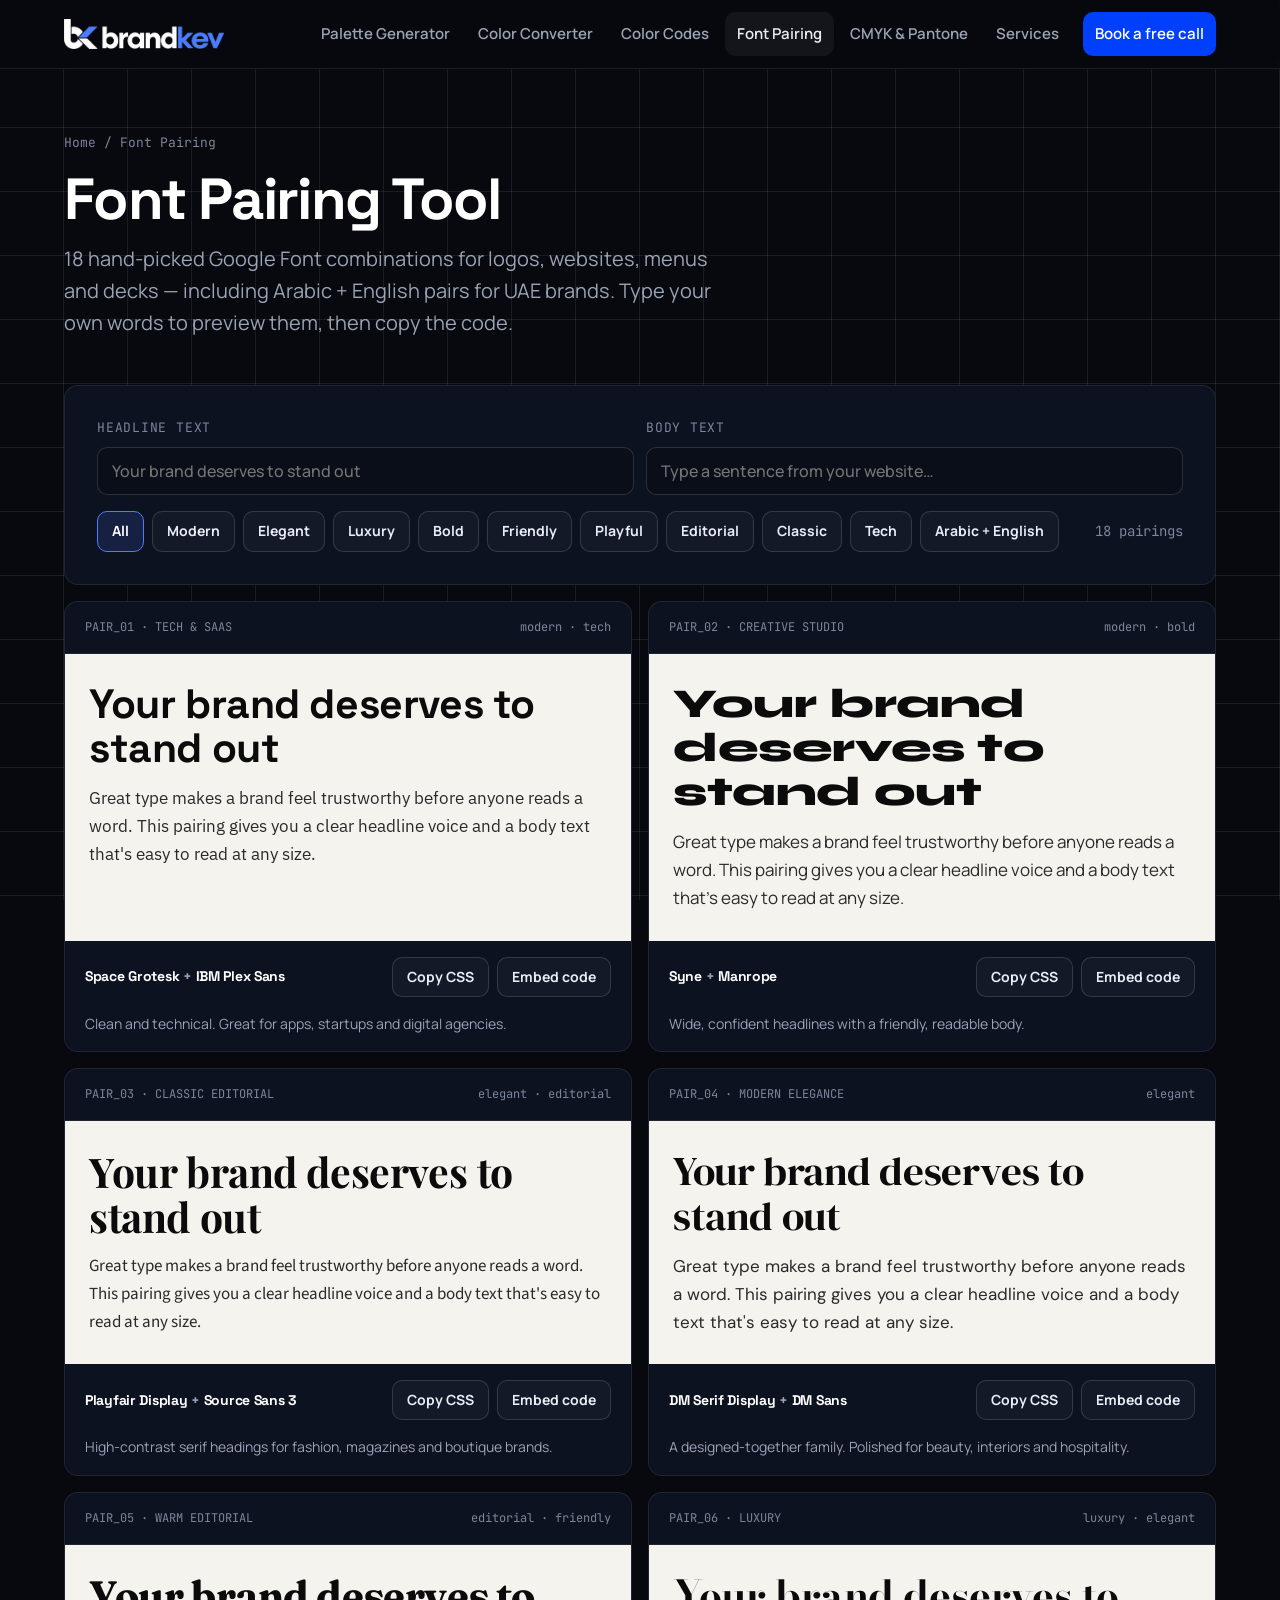
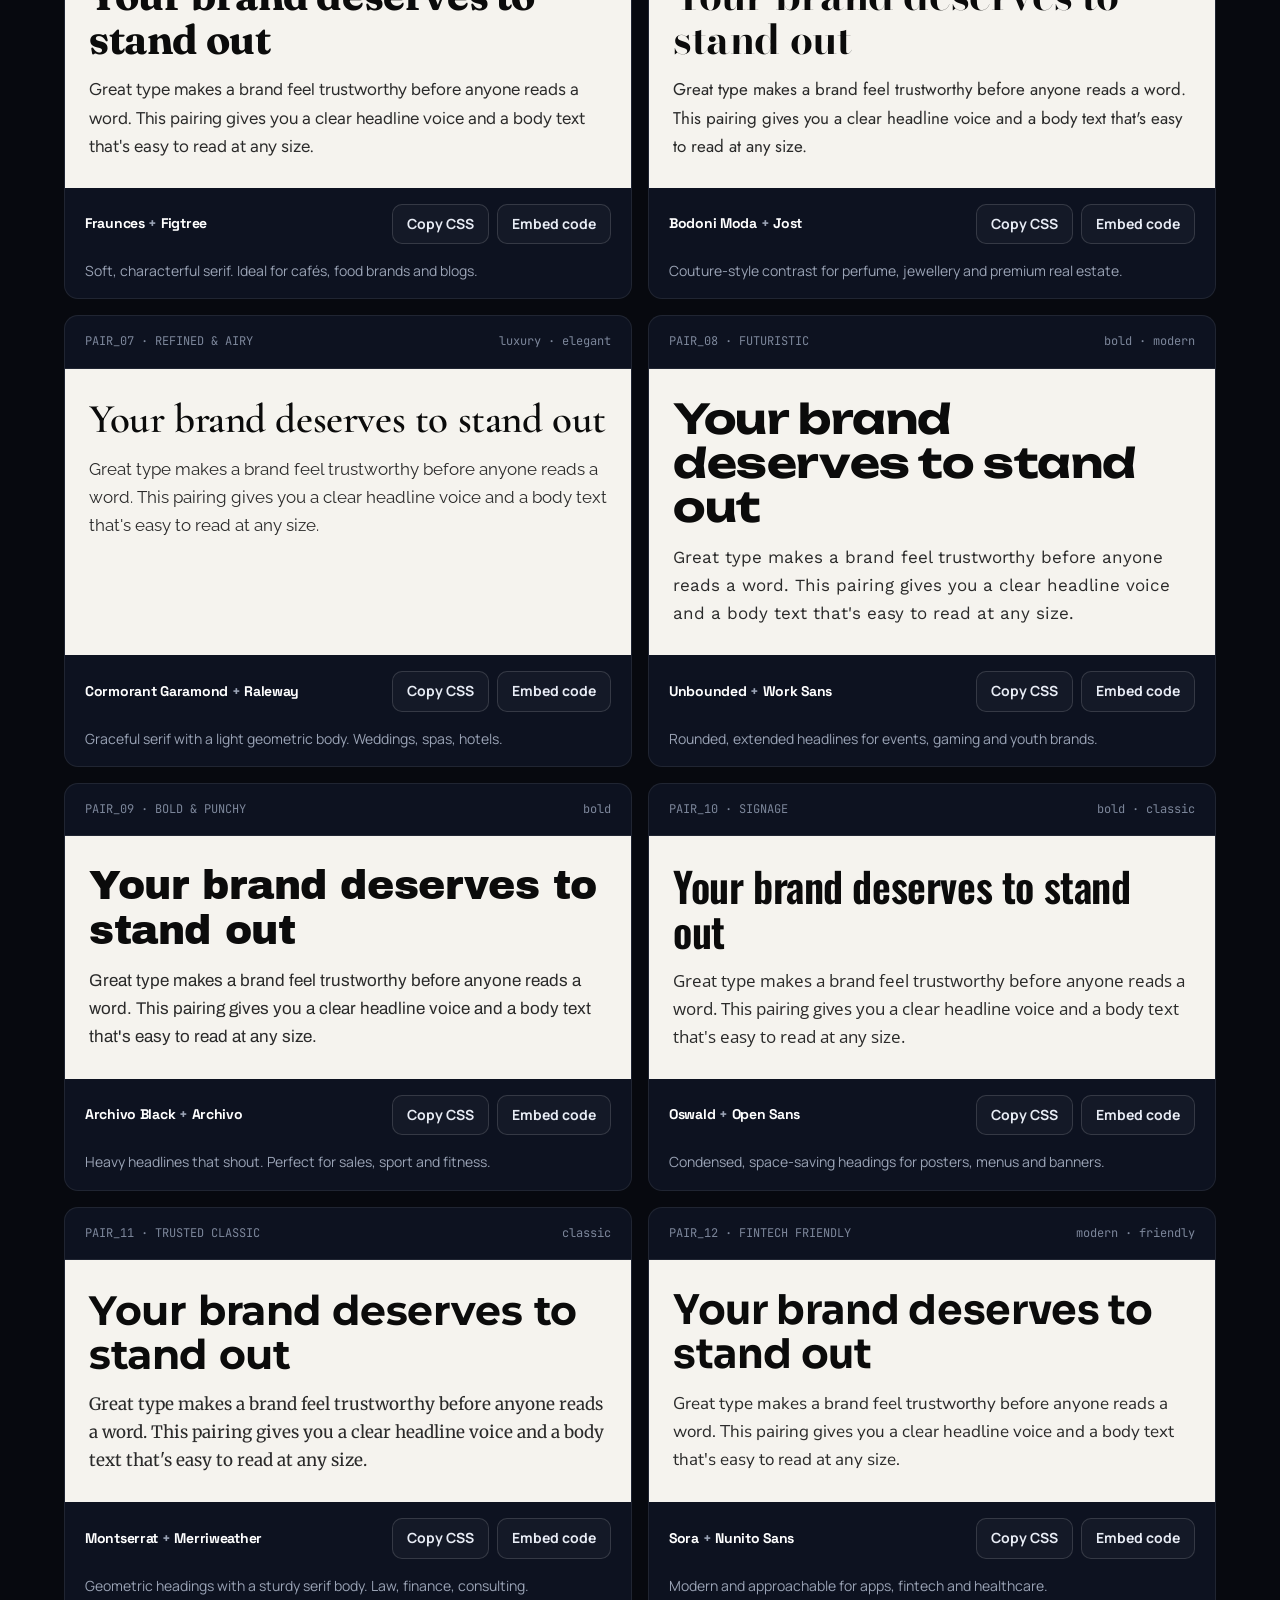
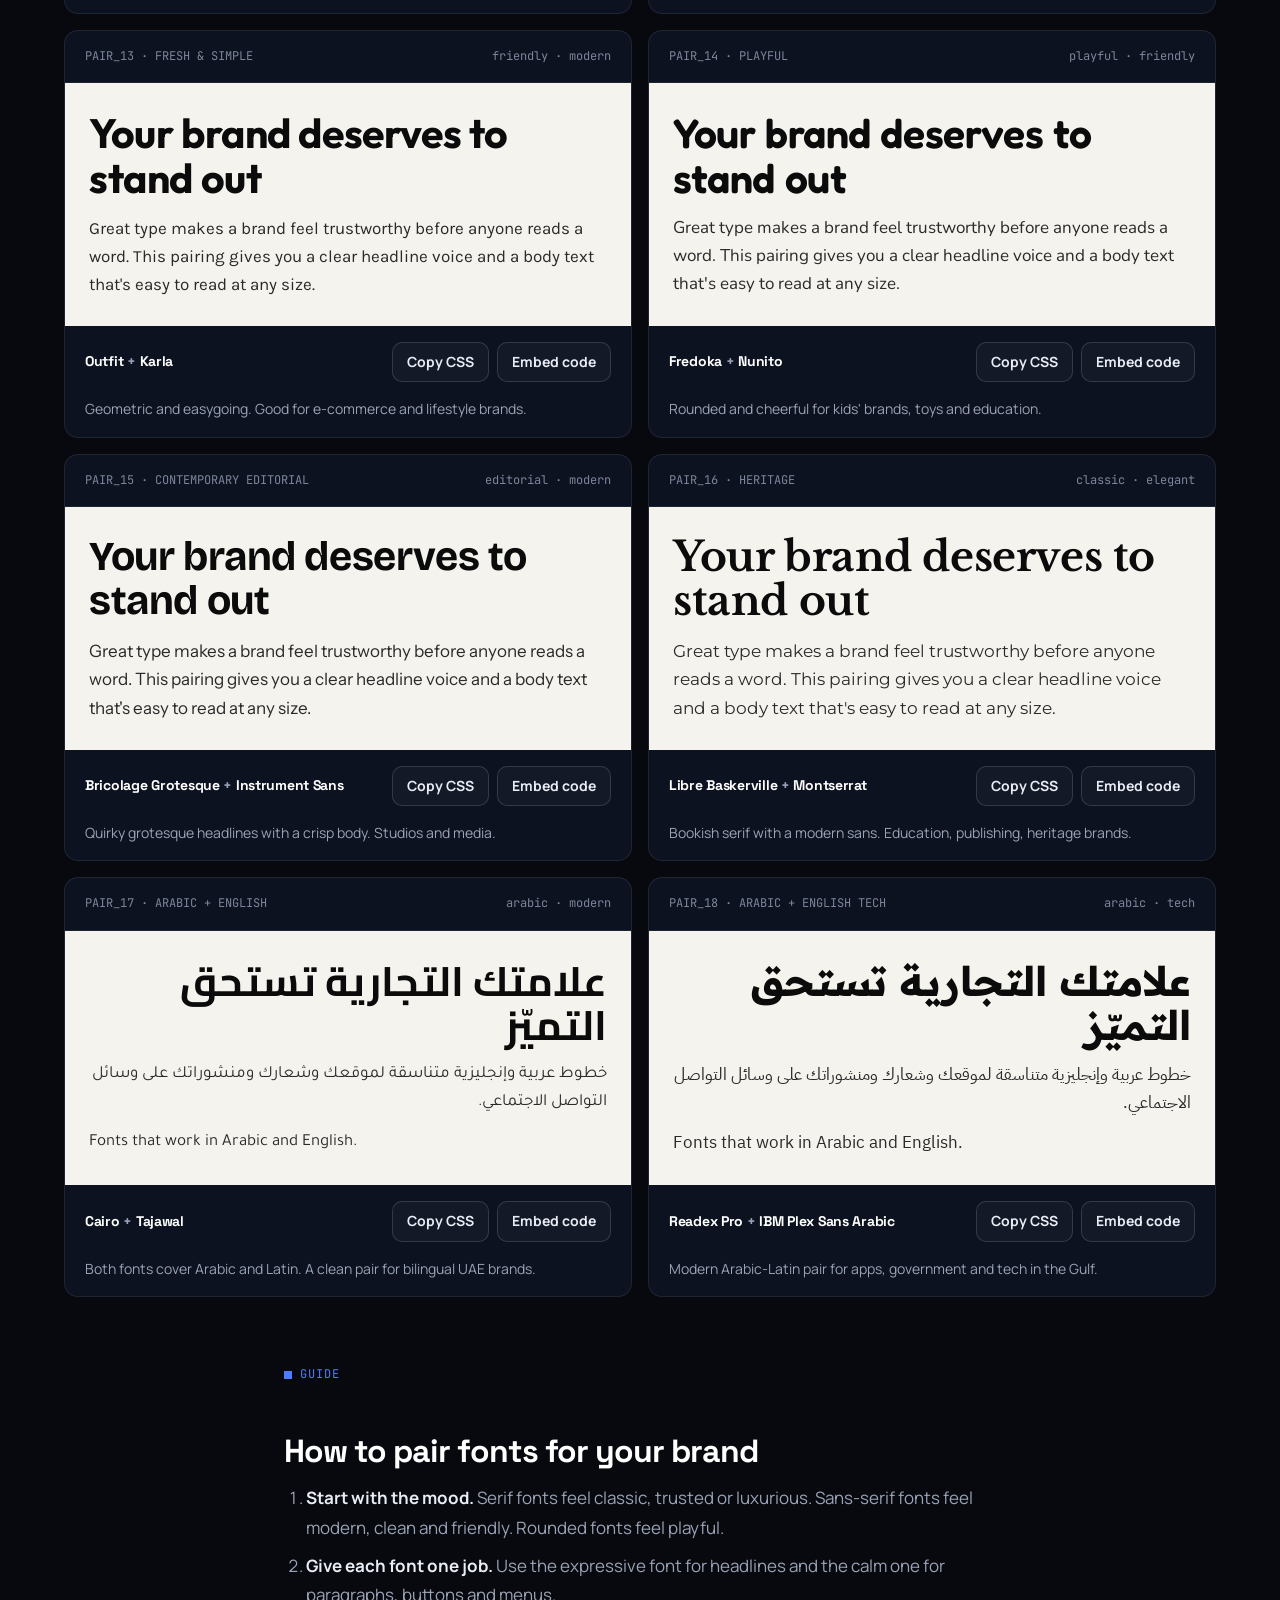
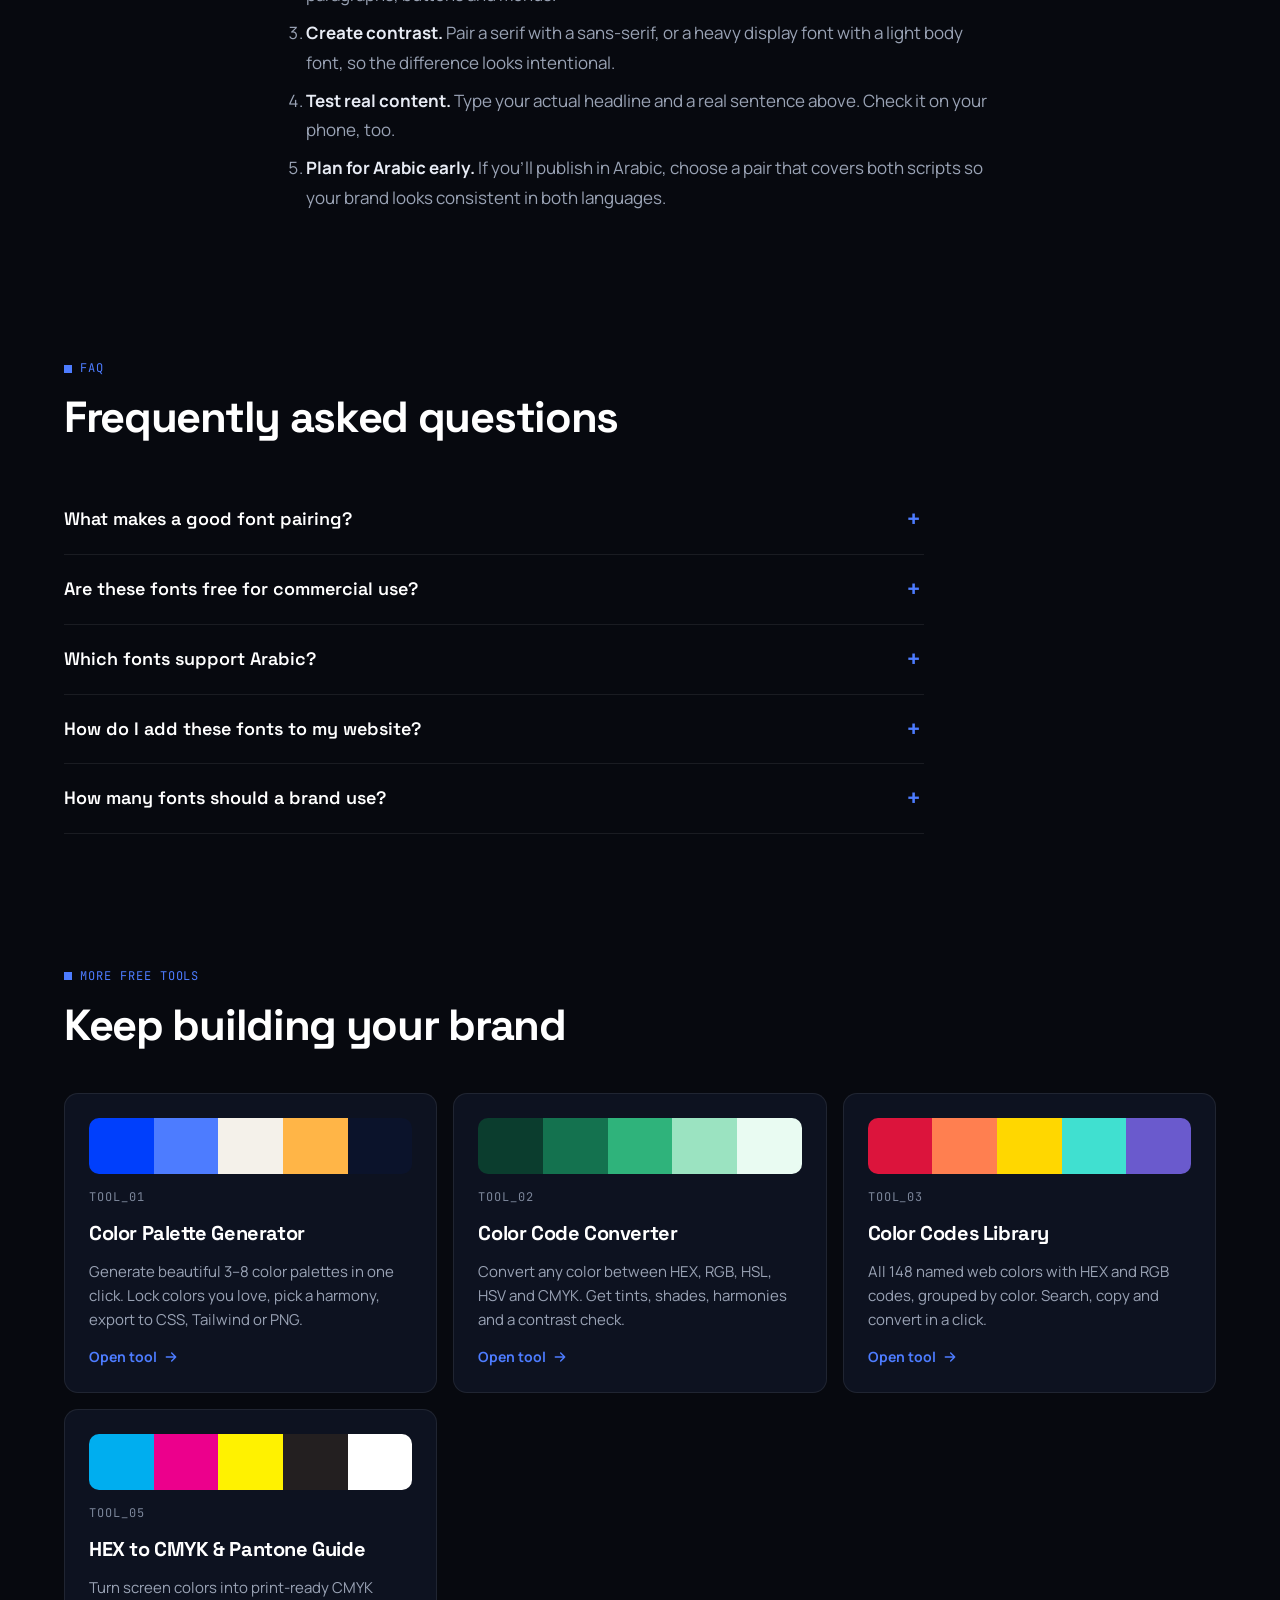
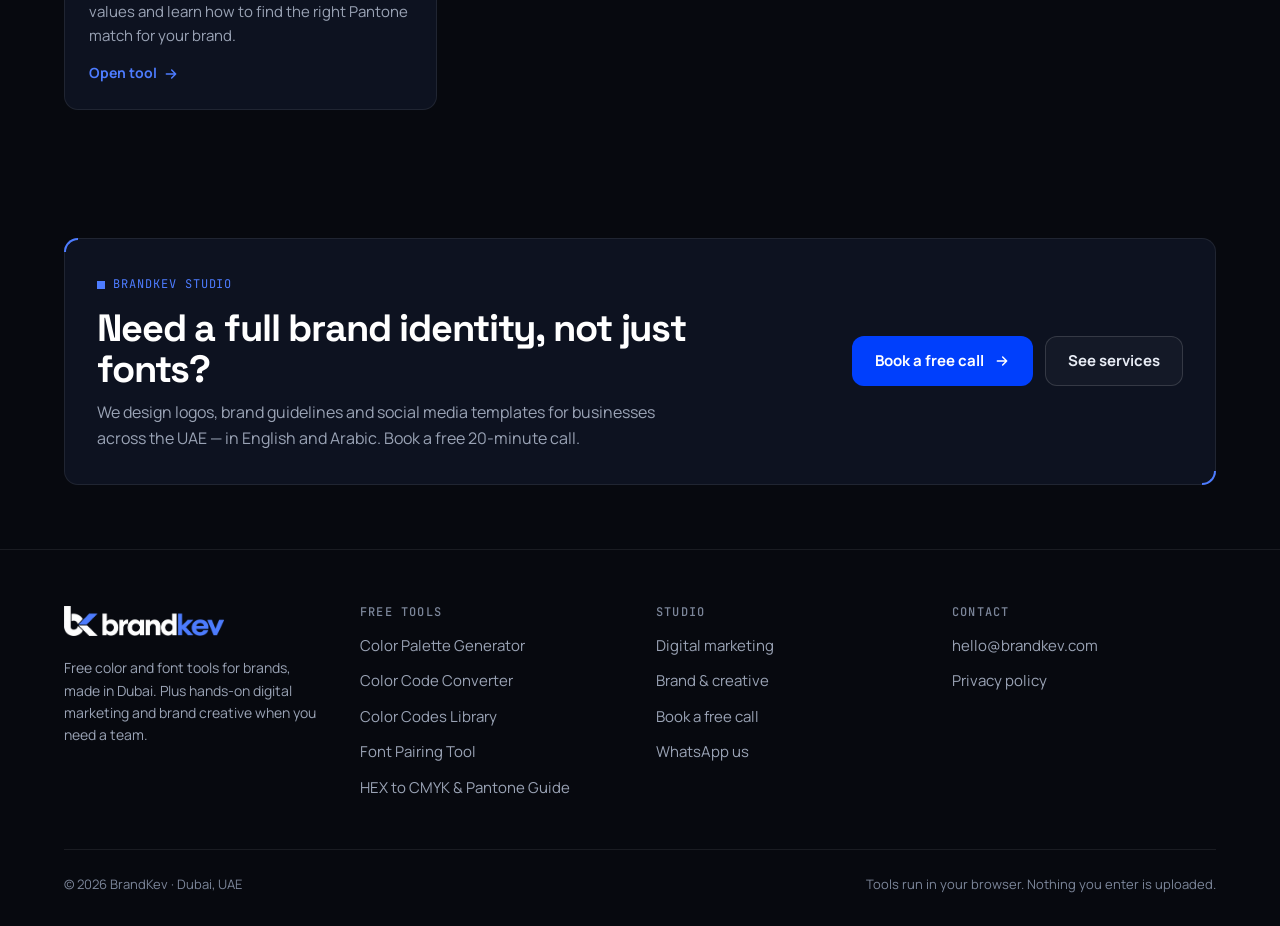
<file: font-pairing.html>
<!doctype html>
<html lang="en">
<head>
<meta charset="utf-8">
<meta name="viewport" content="width=device-width, initial-scale=1">
<title>Font Pairing Tool — Best Google Font Combinations | BrandKev</title>
<meta name="description" content="Free font pairing tool with hand-picked Google Font combinations for logos, websites and presentations — including Arabic + English pairs. Preview your own text and copy the CSS.">
<link rel="canonical" href="https://www.brandkev.com/font-pairing">
<meta name="robots" content="index, follow, max-image-preview:large">
<meta name="theme-color" content="#07090F">
<link rel="icon" type="image/png" href="/favicon.png">
<link rel="apple-touch-icon" href="/apple-touch-icon.png">
<meta property="og:type" content="website">
<meta property="og:site_name" content="BrandKev">
<meta property="og:locale" content="en_AE">
<meta property="og:url" content="https://www.brandkev.com/font-pairing">
<meta property="og:title" content="Font Pairing Tool — Best Google Font Combinations | BrandKev">
<meta property="og:description" content="Free font pairing tool with hand-picked Google Font combinations for logos, websites and presentations — including Arabic + English pairs. Preview your own text and copy the CSS.">
<meta property="og:image" content="https://www.brandkev.com/og-image.png">
<meta property="og:image:width" content="1200">
<meta property="og:image:height" content="630">
<meta name="twitter:card" content="summary_large_image">
<meta name="twitter:title" content="Font Pairing Tool — Best Google Font Combinations | BrandKev">
<meta name="twitter:description" content="Free font pairing tool with hand-picked Google Font combinations for logos, websites and presentations — including Arabic + English pairs. Preview your own text and copy the CSS.">
<meta name="twitter:image" content="https://www.brandkev.com/og-image.png">
<link rel="preconnect" href="https://fonts.googleapis.com">
<link rel="preconnect" href="https://fonts.gstatic.com" crossorigin>
<link rel="stylesheet" href="https://fonts.googleapis.com/css2?family=Space+Grotesk:wght@500;700&family=Manrope:wght@400;500;600;700&family=JetBrains+Mono:wght@400;500;600;700&display=swap">
<link rel="stylesheet" href="/site.css">
<script type="application/ld+json">{"@context": "https://schema.org", "@graph": [{"@type": "WebApplication", "name": "BrandKev Font Pairing Tool", "url": "https://www.brandkev.com/font-pairing", "description": "Free font pairing tool with hand-picked Google Font combinations for logos, websites and presentations — including Arabic + English pairs. Preview your own text and copy the CSS.", "applicationCategory": "DesignApplication", "operatingSystem": "Any (runs in your browser)", "isAccessibleForFree": true, "featureList": ["Curated Google Font pairings", "Live text preview", "Filter by style", "Arabic + English pairs", "Copy CSS", "Copy Google Fonts embed code"], "offers": {"@type": "Offer", "price": "0", "priceCurrency": "AED"}, "publisher": {"@id": "https://www.brandkev.com/#business"}}, {"@type": "ItemList", "name": "Google Font pairings", "itemListElement": [{"@type": "ListItem", "position": 1, "name": "Space Grotesk + IBM Plex Sans"}, {"@type": "ListItem", "position": 2, "name": "Syne + Manrope"}, {"@type": "ListItem", "position": 3, "name": "Playfair Display + Source Sans 3"}, {"@type": "ListItem", "position": 4, "name": "DM Serif Display + DM Sans"}, {"@type": "ListItem", "position": 5, "name": "Fraunces + Figtree"}, {"@type": "ListItem", "position": 6, "name": "Bodoni Moda + Jost"}, {"@type": "ListItem", "position": 7, "name": "Cormorant Garamond + Raleway"}, {"@type": "ListItem", "position": 8, "name": "Unbounded + Work Sans"}, {"@type": "ListItem", "position": 9, "name": "Archivo Black + Archivo"}, {"@type": "ListItem", "position": 10, "name": "Oswald + Open Sans"}, {"@type": "ListItem", "position": 11, "name": "Montserrat + Merriweather"}, {"@type": "ListItem", "position": 12, "name": "Sora + Nunito Sans"}, {"@type": "ListItem", "position": 13, "name": "Outfit + Karla"}, {"@type": "ListItem", "position": 14, "name": "Fredoka + Nunito"}, {"@type": "ListItem", "position": 15, "name": "Bricolage Grotesque + Instrument Sans"}, {"@type": "ListItem", "position": 16, "name": "Libre Baskerville + Montserrat"}, {"@type": "ListItem", "position": 17, "name": "Cairo + Tajawal"}, {"@type": "ListItem", "position": 18, "name": "Readex Pro + IBM Plex Sans Arabic"}]}, {"@type": "BreadcrumbList", "itemListElement": [{"@type": "ListItem", "position": 1, "name": "Home", "item": "https://www.brandkev.com/"}, {"@type": "ListItem", "position": 2, "name": "Font Pairing", "item": "https://www.brandkev.com/font-pairing"}]}, {"@type": "FAQPage", "mainEntity": [{"@type": "Question", "name": "What makes a good font pairing?", "acceptedAnswer": {"@type": "Answer", "text": "Contrast with harmony. Pair fonts that are clearly different in role — like a characterful heading font with a calm, readable body font — but share a similar mood and proportions. Most brands need only two fonts."}}, {"@type": "Question", "name": "Are these fonts free for commercial use?", "acceptedAnswer": {"@type": "Answer", "text": "Yes. Every font here is from Google Fonts and released under open licenses (mostly the SIL Open Font License), so you can use them in logos, websites, print and ads for free."}}, {"@type": "Question", "name": "Which fonts support Arabic?", "acceptedAnswer": {"@type": "Answer", "text": "The Arabic + English pairs — Cairo with Tajawal, and Readex Pro with IBM Plex Sans Arabic — include both Arabic and Latin characters, so your English and Arabic text match. That's ideal for bilingual brands in the UAE and the Gulf."}}, {"@type": "Question", "name": "How do I add these fonts to my website?", "acceptedAnswer": {"@type": "Answer", "text": "Click Embed code and paste it into the &lt;head&gt; of your site, then click Copy CSS and paste it into your stylesheet. In Canva or Figma, simply search for the font names."}}, {"@type": "Question", "name": "How many fonts should a brand use?", "acceptedAnswer": {"@type": "Answer", "text": "Two is the sweet spot: one for headings and one for body text. A third font (often a monospace or script) can work for small accents, but more than that usually looks messy."}}]}]}</script>
</head>
<body>
<a class="skip" href="#main">Skip to content</a>
<header class="site-header">
  <div class="wrap nav">
    <a class="logo" href="/" aria-label="BrandKev home"><img src="/logo-light.png" alt="BrandKev" width="160" height="30"></a>
    <button class="menu-toggle" type="button" aria-expanded="false" aria-controls="menu" aria-label="Open menu"><svg aria-hidden="true" width="20" height="20" viewBox="0 0 24 24" fill="none" stroke="currentColor" stroke-width="2" stroke-linecap="round"><path d="M4 7h16M4 12h16M4 17h16"/></svg></button>
    <nav id="menu" class="menu" aria-label="Main">
      <a href="/color-palette-generator">Palette Generator</a>
      <a href="/color-converter">Color Converter</a>
      <a href="/color-codes">Color Codes</a>
      <a href="/font-pairing" aria-current="page">Font Pairing</a>
      <a href="/cmyk-pantone-guide">CMYK & Pantone</a>
      <a href="/services">Services</a>
      <a class="menu-cta" href="https://cal.com/free-introductory-call" target="_blank" rel="noopener">Book a free call</a>
    </nav>
  </div>
</header>
<main id="main">
<section class="page-hero">
  <div class="wrap">
    <nav class="crumbs" aria-label="Breadcrumb"><a href="/">Home</a><span aria-hidden="true">/</span><span aria-current="page">Font Pairing</span></nav>
    <h1>Font Pairing Tool</h1>
    <p class="lead">18 hand-picked Google Font combinations for logos, websites, menus and decks — including Arabic + English pairs for UAE brands. Type your own words to preview them, then copy the code.</p>
  </div>
</section>

<section aria-label="Font pairings">
  <div class="wrap">
    <div class="panel pad" style="margin-bottom:16px">
      <div class="fp-controls">
        <label class="field" for="fp-head">Headline text<input id="fp-head" class="input" placeholder="Your brand deserves to stand out" style="font-family:var(--body)"></label>
        <label class="field" for="fp-body">Body text<input id="fp-body" class="input" placeholder="Type a sentence from your website…" style="font-family:var(--body)"></label>
      </div>
      <div style="display:flex;flex-wrap:wrap;gap:12px;align-items:center;justify-content:space-between;margin-top:16px">
        <div class="seg" role="group" aria-label="Filter by style"><button type="button" class="btn btn-ghost btn-sm" data-filter="all" aria-pressed="true">All</button><button type="button" class="btn btn-ghost btn-sm" data-filter="modern" aria-pressed="false">Modern</button><button type="button" class="btn btn-ghost btn-sm" data-filter="elegant" aria-pressed="false">Elegant</button><button type="button" class="btn btn-ghost btn-sm" data-filter="luxury" aria-pressed="false">Luxury</button><button type="button" class="btn btn-ghost btn-sm" data-filter="bold" aria-pressed="false">Bold</button><button type="button" class="btn btn-ghost btn-sm" data-filter="friendly" aria-pressed="false">Friendly</button><button type="button" class="btn btn-ghost btn-sm" data-filter="playful" aria-pressed="false">Playful</button><button type="button" class="btn btn-ghost btn-sm" data-filter="editorial" aria-pressed="false">Editorial</button><button type="button" class="btn btn-ghost btn-sm" data-filter="classic" aria-pressed="false">Classic</button><button type="button" class="btn btn-ghost btn-sm" data-filter="tech" aria-pressed="false">Tech</button><button type="button" class="btn btn-ghost btn-sm" data-filter="arabic" aria-pressed="false">Arabic + English</button></div>
        <span id="fp-count" class="note mono" aria-live="polite">18 pairings</span>
      </div>
    </div>
    <div id="pairs" class="pairs">
      <article class="panel pair" data-h="Space Grotesk" data-hs="wght@500;700" data-hf="sans-serif" data-hw="700" data-b="IBM Plex Sans" data-bs="wght@400;600" data-bf="sans-serif" data-tags="modern tech" data-rtl="0">
        <div class="pair-top"><span>PAIR_01 · TECH & SAAS</span><span>modern · tech</span></div>
        <div class="pair-specimen">
          <p class="p-head" data-default="Your brand deserves to stand out">Your brand deserves to stand out</p>
          <p class="p-body sample" data-default="Great type makes a brand feel trustworthy before anyone reads a word. This pairing gives you a clear headline voice and a body text that's easy to read at any size.">Great type makes a brand feel trustworthy before anyone reads a word. This pairing gives you a clear headline voice and a body text that's easy to read at any size.</p>
        </div>
        <div class="pair-meta">
          <h3 class="pair-names"><strong>Space Grotesk</strong> + <strong>IBM Plex Sans</strong></h3>
          <div class="pair-actions">
            <button type="button" class="btn btn-ghost btn-sm" data-get="css" aria-label="Copy CSS for Space Grotesk and IBM Plex Sans">Copy CSS</button>
            <button type="button" class="btn btn-ghost btn-sm" data-get="html" aria-label="Copy embed code for Space Grotesk and IBM Plex Sans">Embed code</button>
          </div>
        </div>
        <p class="pair-use">Clean and technical. Great for apps, startups and digital agencies.</p>
      </article>
      <article class="panel pair" data-h="Syne" data-hs="wght@600;800" data-hf="sans-serif" data-hw="800" data-b="Manrope" data-bs="wght@400;600" data-bf="sans-serif" data-tags="modern bold" data-rtl="0">
        <div class="pair-top"><span>PAIR_02 · CREATIVE STUDIO</span><span>modern · bold</span></div>
        <div class="pair-specimen">
          <p class="p-head" data-default="Your brand deserves to stand out">Your brand deserves to stand out</p>
          <p class="p-body sample" data-default="Great type makes a brand feel trustworthy before anyone reads a word. This pairing gives you a clear headline voice and a body text that's easy to read at any size.">Great type makes a brand feel trustworthy before anyone reads a word. This pairing gives you a clear headline voice and a body text that's easy to read at any size.</p>
        </div>
        <div class="pair-meta">
          <h3 class="pair-names"><strong>Syne</strong> + <strong>Manrope</strong></h3>
          <div class="pair-actions">
            <button type="button" class="btn btn-ghost btn-sm" data-get="css" aria-label="Copy CSS for Syne and Manrope">Copy CSS</button>
            <button type="button" class="btn btn-ghost btn-sm" data-get="html" aria-label="Copy embed code for Syne and Manrope">Embed code</button>
          </div>
        </div>
        <p class="pair-use">Wide, confident headlines with a friendly, readable body.</p>
      </article>
      <article class="panel pair" data-h="Playfair Display" data-hs="wght@600;800" data-hf="serif" data-hw="700" data-b="Source Sans 3" data-bs="wght@400;600" data-bf="sans-serif" data-tags="elegant editorial" data-rtl="0">
        <div class="pair-top"><span>PAIR_03 · CLASSIC EDITORIAL</span><span>elegant · editorial</span></div>
        <div class="pair-specimen">
          <p class="p-head" data-default="Your brand deserves to stand out">Your brand deserves to stand out</p>
          <p class="p-body sample" data-default="Great type makes a brand feel trustworthy before anyone reads a word. This pairing gives you a clear headline voice and a body text that's easy to read at any size.">Great type makes a brand feel trustworthy before anyone reads a word. This pairing gives you a clear headline voice and a body text that's easy to read at any size.</p>
        </div>
        <div class="pair-meta">
          <h3 class="pair-names"><strong>Playfair Display</strong> + <strong>Source Sans 3</strong></h3>
          <div class="pair-actions">
            <button type="button" class="btn btn-ghost btn-sm" data-get="css" aria-label="Copy CSS for Playfair Display and Source Sans 3">Copy CSS</button>
            <button type="button" class="btn btn-ghost btn-sm" data-get="html" aria-label="Copy embed code for Playfair Display and Source Sans 3">Embed code</button>
          </div>
        </div>
        <p class="pair-use">High-contrast serif headings for fashion, magazines and boutique brands.</p>
      </article>
      <article class="panel pair" data-h="DM Serif Display" data-hs="" data-hf="serif" data-hw="400" data-b="DM Sans" data-bs="wght@400;600" data-bf="sans-serif" data-tags="elegant" data-rtl="0">
        <div class="pair-top"><span>PAIR_04 · MODERN ELEGANCE</span><span>elegant</span></div>
        <div class="pair-specimen">
          <p class="p-head" data-default="Your brand deserves to stand out">Your brand deserves to stand out</p>
          <p class="p-body sample" data-default="Great type makes a brand feel trustworthy before anyone reads a word. This pairing gives you a clear headline voice and a body text that's easy to read at any size.">Great type makes a brand feel trustworthy before anyone reads a word. This pairing gives you a clear headline voice and a body text that's easy to read at any size.</p>
        </div>
        <div class="pair-meta">
          <h3 class="pair-names"><strong>DM Serif Display</strong> + <strong>DM Sans</strong></h3>
          <div class="pair-actions">
            <button type="button" class="btn btn-ghost btn-sm" data-get="css" aria-label="Copy CSS for DM Serif Display and DM Sans">Copy CSS</button>
            <button type="button" class="btn btn-ghost btn-sm" data-get="html" aria-label="Copy embed code for DM Serif Display and DM Sans">Embed code</button>
          </div>
        </div>
        <p class="pair-use">A designed-together family. Polished for beauty, interiors and hospitality.</p>
      </article>
      <article class="panel pair" data-h="Fraunces" data-hs="wght@600;800" data-hf="serif" data-hw="700" data-b="Figtree" data-bs="wght@400;600" data-bf="sans-serif" data-tags="editorial friendly" data-rtl="0">
        <div class="pair-top"><span>PAIR_05 · WARM EDITORIAL</span><span>editorial · friendly</span></div>
        <div class="pair-specimen">
          <p class="p-head" data-default="Your brand deserves to stand out">Your brand deserves to stand out</p>
          <p class="p-body sample" data-default="Great type makes a brand feel trustworthy before anyone reads a word. This pairing gives you a clear headline voice and a body text that's easy to read at any size.">Great type makes a brand feel trustworthy before anyone reads a word. This pairing gives you a clear headline voice and a body text that's easy to read at any size.</p>
        </div>
        <div class="pair-meta">
          <h3 class="pair-names"><strong>Fraunces</strong> + <strong>Figtree</strong></h3>
          <div class="pair-actions">
            <button type="button" class="btn btn-ghost btn-sm" data-get="css" aria-label="Copy CSS for Fraunces and Figtree">Copy CSS</button>
            <button type="button" class="btn btn-ghost btn-sm" data-get="html" aria-label="Copy embed code for Fraunces and Figtree">Embed code</button>
          </div>
        </div>
        <p class="pair-use">Soft, characterful serif. Ideal for cafés, food brands and blogs.</p>
      </article>
      <article class="panel pair" data-h="Bodoni Moda" data-hs="wght@600;800" data-hf="serif" data-hw="700" data-b="Jost" data-bs="wght@400;500" data-bf="sans-serif" data-tags="luxury elegant" data-rtl="0">
        <div class="pair-top"><span>PAIR_06 · LUXURY</span><span>luxury · elegant</span></div>
        <div class="pair-specimen">
          <p class="p-head" data-default="Your brand deserves to stand out">Your brand deserves to stand out</p>
          <p class="p-body sample" data-default="Great type makes a brand feel trustworthy before anyone reads a word. This pairing gives you a clear headline voice and a body text that's easy to read at any size.">Great type makes a brand feel trustworthy before anyone reads a word. This pairing gives you a clear headline voice and a body text that's easy to read at any size.</p>
        </div>
        <div class="pair-meta">
          <h3 class="pair-names"><strong>Bodoni Moda</strong> + <strong>Jost</strong></h3>
          <div class="pair-actions">
            <button type="button" class="btn btn-ghost btn-sm" data-get="css" aria-label="Copy CSS for Bodoni Moda and Jost">Copy CSS</button>
            <button type="button" class="btn btn-ghost btn-sm" data-get="html" aria-label="Copy embed code for Bodoni Moda and Jost">Embed code</button>
          </div>
        </div>
        <p class="pair-use">Couture-style contrast for perfume, jewellery and premium real estate.</p>
      </article>
      <article class="panel pair" data-h="Cormorant Garamond" data-hs="wght@500;700" data-hf="serif" data-hw="600" data-b="Raleway" data-bs="wght@400;500" data-bf="sans-serif" data-tags="luxury elegant" data-rtl="0">
        <div class="pair-top"><span>PAIR_07 · REFINED & AIRY</span><span>luxury · elegant</span></div>
        <div class="pair-specimen">
          <p class="p-head" data-default="Your brand deserves to stand out">Your brand deserves to stand out</p>
          <p class="p-body sample" data-default="Great type makes a brand feel trustworthy before anyone reads a word. This pairing gives you a clear headline voice and a body text that's easy to read at any size.">Great type makes a brand feel trustworthy before anyone reads a word. This pairing gives you a clear headline voice and a body text that's easy to read at any size.</p>
        </div>
        <div class="pair-meta">
          <h3 class="pair-names"><strong>Cormorant Garamond</strong> + <strong>Raleway</strong></h3>
          <div class="pair-actions">
            <button type="button" class="btn btn-ghost btn-sm" data-get="css" aria-label="Copy CSS for Cormorant Garamond and Raleway">Copy CSS</button>
            <button type="button" class="btn btn-ghost btn-sm" data-get="html" aria-label="Copy embed code for Cormorant Garamond and Raleway">Embed code</button>
          </div>
        </div>
        <p class="pair-use">Graceful serif with a light geometric body. Weddings, spas, hotels.</p>
      </article>
      <article class="panel pair" data-h="Unbounded" data-hs="wght@600;800" data-hf="sans-serif" data-hw="700" data-b="Work Sans" data-bs="wght@400;500" data-bf="sans-serif" data-tags="bold modern" data-rtl="0">
        <div class="pair-top"><span>PAIR_08 · FUTURISTIC</span><span>bold · modern</span></div>
        <div class="pair-specimen">
          <p class="p-head" data-default="Your brand deserves to stand out">Your brand deserves to stand out</p>
          <p class="p-body sample" data-default="Great type makes a brand feel trustworthy before anyone reads a word. This pairing gives you a clear headline voice and a body text that's easy to read at any size.">Great type makes a brand feel trustworthy before anyone reads a word. This pairing gives you a clear headline voice and a body text that's easy to read at any size.</p>
        </div>
        <div class="pair-meta">
          <h3 class="pair-names"><strong>Unbounded</strong> + <strong>Work Sans</strong></h3>
          <div class="pair-actions">
            <button type="button" class="btn btn-ghost btn-sm" data-get="css" aria-label="Copy CSS for Unbounded and Work Sans">Copy CSS</button>
            <button type="button" class="btn btn-ghost btn-sm" data-get="html" aria-label="Copy embed code for Unbounded and Work Sans">Embed code</button>
          </div>
        </div>
        <p class="pair-use">Rounded, extended headlines for events, gaming and youth brands.</p>
      </article>
      <article class="panel pair" data-h="Archivo Black" data-hs="" data-hf="sans-serif" data-hw="400" data-b="Archivo" data-bs="wght@400;600" data-bf="sans-serif" data-tags="bold" data-rtl="0">
        <div class="pair-top"><span>PAIR_09 · BOLD & PUNCHY</span><span>bold</span></div>
        <div class="pair-specimen">
          <p class="p-head" data-default="Your brand deserves to stand out">Your brand deserves to stand out</p>
          <p class="p-body sample" data-default="Great type makes a brand feel trustworthy before anyone reads a word. This pairing gives you a clear headline voice and a body text that's easy to read at any size.">Great type makes a brand feel trustworthy before anyone reads a word. This pairing gives you a clear headline voice and a body text that's easy to read at any size.</p>
        </div>
        <div class="pair-meta">
          <h3 class="pair-names"><strong>Archivo Black</strong> + <strong>Archivo</strong></h3>
          <div class="pair-actions">
            <button type="button" class="btn btn-ghost btn-sm" data-get="css" aria-label="Copy CSS for Archivo Black and Archivo">Copy CSS</button>
            <button type="button" class="btn btn-ghost btn-sm" data-get="html" aria-label="Copy embed code for Archivo Black and Archivo">Embed code</button>
          </div>
        </div>
        <p class="pair-use">Heavy headlines that shout. Perfect for sales, sport and fitness.</p>
      </article>
      <article class="panel pair" data-h="Oswald" data-hs="wght@500;700" data-hf="sans-serif" data-hw="600" data-b="Open Sans" data-bs="wght@400;600" data-bf="sans-serif" data-tags="bold classic" data-rtl="0">
        <div class="pair-top"><span>PAIR_10 · SIGNAGE</span><span>bold · classic</span></div>
        <div class="pair-specimen">
          <p class="p-head" data-default="Your brand deserves to stand out">Your brand deserves to stand out</p>
          <p class="p-body sample" data-default="Great type makes a brand feel trustworthy before anyone reads a word. This pairing gives you a clear headline voice and a body text that's easy to read at any size.">Great type makes a brand feel trustworthy before anyone reads a word. This pairing gives you a clear headline voice and a body text that's easy to read at any size.</p>
        </div>
        <div class="pair-meta">
          <h3 class="pair-names"><strong>Oswald</strong> + <strong>Open Sans</strong></h3>
          <div class="pair-actions">
            <button type="button" class="btn btn-ghost btn-sm" data-get="css" aria-label="Copy CSS for Oswald and Open Sans">Copy CSS</button>
            <button type="button" class="btn btn-ghost btn-sm" data-get="html" aria-label="Copy embed code for Oswald and Open Sans">Embed code</button>
          </div>
        </div>
        <p class="pair-use">Condensed, space-saving headings for posters, menus and banners.</p>
      </article>
      <article class="panel pair" data-h="Montserrat" data-hs="wght@600;800" data-hf="sans-serif" data-hw="700" data-b="Merriweather" data-bs="wght@400;700" data-bf="serif" data-tags="classic" data-rtl="0">
        <div class="pair-top"><span>PAIR_11 · TRUSTED CLASSIC</span><span>classic</span></div>
        <div class="pair-specimen">
          <p class="p-head" data-default="Your brand deserves to stand out">Your brand deserves to stand out</p>
          <p class="p-body sample" data-default="Great type makes a brand feel trustworthy before anyone reads a word. This pairing gives you a clear headline voice and a body text that's easy to read at any size.">Great type makes a brand feel trustworthy before anyone reads a word. This pairing gives you a clear headline voice and a body text that's easy to read at any size.</p>
        </div>
        <div class="pair-meta">
          <h3 class="pair-names"><strong>Montserrat</strong> + <strong>Merriweather</strong></h3>
          <div class="pair-actions">
            <button type="button" class="btn btn-ghost btn-sm" data-get="css" aria-label="Copy CSS for Montserrat and Merriweather">Copy CSS</button>
            <button type="button" class="btn btn-ghost btn-sm" data-get="html" aria-label="Copy embed code for Montserrat and Merriweather">Embed code</button>
          </div>
        </div>
        <p class="pair-use">Geometric headings with a sturdy serif body. Law, finance, consulting.</p>
      </article>
      <article class="panel pair" data-h="Sora" data-hs="wght@600;700" data-hf="sans-serif" data-hw="700" data-b="Nunito Sans" data-bs="wght@400;600" data-bf="sans-serif" data-tags="modern friendly" data-rtl="0">
        <div class="pair-top"><span>PAIR_12 · FINTECH FRIENDLY</span><span>modern · friendly</span></div>
        <div class="pair-specimen">
          <p class="p-head" data-default="Your brand deserves to stand out">Your brand deserves to stand out</p>
          <p class="p-body sample" data-default="Great type makes a brand feel trustworthy before anyone reads a word. This pairing gives you a clear headline voice and a body text that's easy to read at any size.">Great type makes a brand feel trustworthy before anyone reads a word. This pairing gives you a clear headline voice and a body text that's easy to read at any size.</p>
        </div>
        <div class="pair-meta">
          <h3 class="pair-names"><strong>Sora</strong> + <strong>Nunito Sans</strong></h3>
          <div class="pair-actions">
            <button type="button" class="btn btn-ghost btn-sm" data-get="css" aria-label="Copy CSS for Sora and Nunito Sans">Copy CSS</button>
            <button type="button" class="btn btn-ghost btn-sm" data-get="html" aria-label="Copy embed code for Sora and Nunito Sans">Embed code</button>
          </div>
        </div>
        <p class="pair-use">Modern and approachable for apps, fintech and healthcare.</p>
      </article>
      <article class="panel pair" data-h="Outfit" data-hs="wght@600;700" data-hf="sans-serif" data-hw="700" data-b="Karla" data-bs="wght@400;500" data-bf="sans-serif" data-tags="friendly modern" data-rtl="0">
        <div class="pair-top"><span>PAIR_13 · FRESH & SIMPLE</span><span>friendly · modern</span></div>
        <div class="pair-specimen">
          <p class="p-head" data-default="Your brand deserves to stand out">Your brand deserves to stand out</p>
          <p class="p-body sample" data-default="Great type makes a brand feel trustworthy before anyone reads a word. This pairing gives you a clear headline voice and a body text that's easy to read at any size.">Great type makes a brand feel trustworthy before anyone reads a word. This pairing gives you a clear headline voice and a body text that's easy to read at any size.</p>
        </div>
        <div class="pair-meta">
          <h3 class="pair-names"><strong>Outfit</strong> + <strong>Karla</strong></h3>
          <div class="pair-actions">
            <button type="button" class="btn btn-ghost btn-sm" data-get="css" aria-label="Copy CSS for Outfit and Karla">Copy CSS</button>
            <button type="button" class="btn btn-ghost btn-sm" data-get="html" aria-label="Copy embed code for Outfit and Karla">Embed code</button>
          </div>
        </div>
        <p class="pair-use">Geometric and easygoing. Good for e-commerce and lifestyle brands.</p>
      </article>
      <article class="panel pair" data-h="Fredoka" data-hs="wght@500;700" data-hf="sans-serif" data-hw="600" data-b="Nunito" data-bs="wght@400;600" data-bf="sans-serif" data-tags="playful friendly" data-rtl="0">
        <div class="pair-top"><span>PAIR_14 · PLAYFUL</span><span>playful · friendly</span></div>
        <div class="pair-specimen">
          <p class="p-head" data-default="Your brand deserves to stand out">Your brand deserves to stand out</p>
          <p class="p-body sample" data-default="Great type makes a brand feel trustworthy before anyone reads a word. This pairing gives you a clear headline voice and a body text that's easy to read at any size.">Great type makes a brand feel trustworthy before anyone reads a word. This pairing gives you a clear headline voice and a body text that's easy to read at any size.</p>
        </div>
        <div class="pair-meta">
          <h3 class="pair-names"><strong>Fredoka</strong> + <strong>Nunito</strong></h3>
          <div class="pair-actions">
            <button type="button" class="btn btn-ghost btn-sm" data-get="css" aria-label="Copy CSS for Fredoka and Nunito">Copy CSS</button>
            <button type="button" class="btn btn-ghost btn-sm" data-get="html" aria-label="Copy embed code for Fredoka and Nunito">Embed code</button>
          </div>
        </div>
        <p class="pair-use">Rounded and cheerful for kids' brands, toys and education.</p>
      </article>
      <article class="panel pair" data-h="Bricolage Grotesque" data-hs="wght@600;800" data-hf="sans-serif" data-hw="700" data-b="Instrument Sans" data-bs="wght@400;500" data-bf="sans-serif" data-tags="editorial modern" data-rtl="0">
        <div class="pair-top"><span>PAIR_15 · CONTEMPORARY EDITORIAL</span><span>editorial · modern</span></div>
        <div class="pair-specimen">
          <p class="p-head" data-default="Your brand deserves to stand out">Your brand deserves to stand out</p>
          <p class="p-body sample" data-default="Great type makes a brand feel trustworthy before anyone reads a word. This pairing gives you a clear headline voice and a body text that's easy to read at any size.">Great type makes a brand feel trustworthy before anyone reads a word. This pairing gives you a clear headline voice and a body text that's easy to read at any size.</p>
        </div>
        <div class="pair-meta">
          <h3 class="pair-names"><strong>Bricolage Grotesque</strong> + <strong>Instrument Sans</strong></h3>
          <div class="pair-actions">
            <button type="button" class="btn btn-ghost btn-sm" data-get="css" aria-label="Copy CSS for Bricolage Grotesque and Instrument Sans">Copy CSS</button>
            <button type="button" class="btn btn-ghost btn-sm" data-get="html" aria-label="Copy embed code for Bricolage Grotesque and Instrument Sans">Embed code</button>
          </div>
        </div>
        <p class="pair-use">Quirky grotesque headlines with a crisp body. Studios and media.</p>
      </article>
      <article class="panel pair" data-h="Libre Baskerville" data-hs="wght@400;700" data-hf="serif" data-hw="700" data-b="Montserrat" data-bs="wght@400;500" data-bf="sans-serif" data-tags="classic elegant" data-rtl="0">
        <div class="pair-top"><span>PAIR_16 · HERITAGE</span><span>classic · elegant</span></div>
        <div class="pair-specimen">
          <p class="p-head" data-default="Your brand deserves to stand out">Your brand deserves to stand out</p>
          <p class="p-body sample" data-default="Great type makes a brand feel trustworthy before anyone reads a word. This pairing gives you a clear headline voice and a body text that's easy to read at any size.">Great type makes a brand feel trustworthy before anyone reads a word. This pairing gives you a clear headline voice and a body text that's easy to read at any size.</p>
        </div>
        <div class="pair-meta">
          <h3 class="pair-names"><strong>Libre Baskerville</strong> + <strong>Montserrat</strong></h3>
          <div class="pair-actions">
            <button type="button" class="btn btn-ghost btn-sm" data-get="css" aria-label="Copy CSS for Libre Baskerville and Montserrat">Copy CSS</button>
            <button type="button" class="btn btn-ghost btn-sm" data-get="html" aria-label="Copy embed code for Libre Baskerville and Montserrat">Embed code</button>
          </div>
        </div>
        <p class="pair-use">Bookish serif with a modern sans. Education, publishing, heritage brands.</p>
      </article>
      <article class="panel pair" data-h="Cairo" data-hs="wght@600;800" data-hf="sans-serif" data-hw="700" data-b="Tajawal" data-bs="wght@400;500" data-bf="sans-serif" data-tags="arabic modern" data-rtl="1">
        <div class="pair-top"><span>PAIR_17 · ARABIC + ENGLISH</span><span>arabic · modern</span></div>
        <div class="pair-specimen" lang="ar" dir="rtl">
          <p class="p-head">علامتك التجارية تستحق التميّز</p>
          <p class="p-body">خطوط عربية وإنجليزية متناسقة لموقعك وشعارك ومنشوراتك على وسائل التواصل الاجتماعي.</p>
          <p class="p-body sample" lang="en" dir="ltr" style="margin-top:12px" data-default="Fonts that work in Arabic and English.">Fonts that work in Arabic and English.</p>
        </div>
        <div class="pair-meta">
          <h3 class="pair-names"><strong>Cairo</strong> + <strong>Tajawal</strong></h3>
          <div class="pair-actions">
            <button type="button" class="btn btn-ghost btn-sm" data-get="css" aria-label="Copy CSS for Cairo and Tajawal">Copy CSS</button>
            <button type="button" class="btn btn-ghost btn-sm" data-get="html" aria-label="Copy embed code for Cairo and Tajawal">Embed code</button>
          </div>
        </div>
        <p class="pair-use">Both fonts cover Arabic and Latin. A clean pair for bilingual UAE brands.</p>
      </article>
      <article class="panel pair" data-h="Readex Pro" data-hs="wght@500;700" data-hf="sans-serif" data-hw="700" data-b="IBM Plex Sans Arabic" data-bs="wght@400;500" data-bf="sans-serif" data-tags="arabic tech" data-rtl="1">
        <div class="pair-top"><span>PAIR_18 · ARABIC + ENGLISH TECH</span><span>arabic · tech</span></div>
        <div class="pair-specimen" lang="ar" dir="rtl">
          <p class="p-head">علامتك التجارية تستحق التميّز</p>
          <p class="p-body">خطوط عربية وإنجليزية متناسقة لموقعك وشعارك ومنشوراتك على وسائل التواصل الاجتماعي.</p>
          <p class="p-body sample" lang="en" dir="ltr" style="margin-top:12px" data-default="Fonts that work in Arabic and English.">Fonts that work in Arabic and English.</p>
        </div>
        <div class="pair-meta">
          <h3 class="pair-names"><strong>Readex Pro</strong> + <strong>IBM Plex Sans Arabic</strong></h3>
          <div class="pair-actions">
            <button type="button" class="btn btn-ghost btn-sm" data-get="css" aria-label="Copy CSS for Readex Pro and IBM Plex Sans Arabic">Copy CSS</button>
            <button type="button" class="btn btn-ghost btn-sm" data-get="html" aria-label="Copy embed code for Readex Pro and IBM Plex Sans Arabic">Embed code</button>
          </div>
        </div>
        <p class="pair-use">Modern Arabic-Latin pair for apps, government and tech in the Gulf.</p>
      </article>
    </div>
  </div>
</section>

<section class="section-tight">
  <div class="wrap prose">
    <span class="tag">Guide</span>
    <h2>How to pair fonts for your brand</h2>
    <ol>
      <li><strong>Start with the mood.</strong> Serif fonts feel classic, trusted or luxurious. Sans-serif fonts feel modern, clean and friendly. Rounded fonts feel playful.</li>
      <li><strong>Give each font one job.</strong> Use the expressive font for headlines and the calm one for paragraphs, buttons and menus.</li>
      <li><strong>Create contrast.</strong> Pair a serif with a sans-serif, or a heavy display font with a light body font, so the difference looks intentional.</li>
      <li><strong>Test real content.</strong> Type your actual headline and a real sentence above. Check it on your phone, too.</li>
      <li><strong>Plan for Arabic early.</strong> If you'll publish in Arabic, choose a pair that covers both scripts so your brand looks consistent in both languages.</li>
    </ol>
  </div>
</section>

<section class="section-tight" aria-labelledby="faq-h">
  <div class="wrap">
    <div class="section-head"><span class="tag">FAQ</span><h2 id="faq-h">Frequently asked questions</h2></div>
    <div class="faq">
      <details><summary>What makes a good font pairing?</summary><p>Contrast with harmony. Pair fonts that are clearly different in role — like a characterful heading font with a calm, readable body font — but share a similar mood and proportions. Most brands need only two fonts.</p></details>
      <details><summary>Are these fonts free for commercial use?</summary><p>Yes. Every font here is from Google Fonts and released under open licenses (mostly the SIL Open Font License), so you can use them in logos, websites, print and ads for free.</p></details>
      <details><summary>Which fonts support Arabic?</summary><p>The Arabic + English pairs — Cairo with Tajawal, and Readex Pro with IBM Plex Sans Arabic — include both Arabic and Latin characters, so your English and Arabic text match. That's ideal for bilingual brands in the UAE and the Gulf.</p></details>
      <details><summary>How do I add these fonts to my website?</summary><p>Click <strong>Embed code</strong> and paste it into the &lt;head&gt; of your site, then click <strong>Copy CSS</strong> and paste it into your stylesheet. In Canva or Figma, simply search for the font names.</p></details>
      <details><summary>How many fonts should a brand use?</summary><p>Two is the sweet spot: one for headings and one for body text. A third font (often a monospace or script) can work for small accents, but more than that usually looks messy.</p></details>
    </div>
  </div>
</section>
<section class="section-tight" aria-labelledby="rel-h">
  <div class="wrap">
    <div class="section-head"><span class="tag">More free tools</span><h2 id="rel-h">Keep building your brand</h2></div>
    <div class="grid grid-3">
      <a class="panel tool-card" href="/color-palette-generator">
        <div class="mini-swatches" aria-hidden="true"><span style="background:#003FFC"></span><span style="background:#4D7CFF"></span><span style="background:#F4F1EA"></span><span style="background:#FFB547"></span><span style="background:#0B132B"></span></div>
        <span class="idx">TOOL_01</span>
        <h3>Color Palette Generator</h3>
        <p>Generate beautiful 3–8 color palettes in one click. Lock colors you love, pick a harmony, export to CSS, Tailwind or PNG.</p>
        <span class="go">Open tool <svg aria-hidden="true" width="16" height="16" viewBox="0 0 24 24" fill="none" stroke="currentColor" stroke-width="2.2" stroke-linecap="round" stroke-linejoin="round"><path d="M5 12h14M13 6l6 6-6 6"/></svg></span>
      </a>
      <a class="panel tool-card" href="/color-converter">
        <div class="mini-swatches" aria-hidden="true"><span style="background:#0B3D2E"></span><span style="background:#14724F"></span><span style="background:#2FB37B"></span><span style="background:#9BE3C1"></span><span style="background:#E9FBF2"></span></div>
        <span class="idx">TOOL_02</span>
        <h3>Color Code Converter</h3>
        <p>Convert any color between HEX, RGB, HSL, HSV and CMYK. Get tints, shades, harmonies and a contrast check.</p>
        <span class="go">Open tool <svg aria-hidden="true" width="16" height="16" viewBox="0 0 24 24" fill="none" stroke="currentColor" stroke-width="2.2" stroke-linecap="round" stroke-linejoin="round"><path d="M5 12h14M13 6l6 6-6 6"/></svg></span>
      </a>
      <a class="panel tool-card" href="/color-codes">
        <div class="mini-swatches" aria-hidden="true"><span style="background:#DC143C"></span><span style="background:#FF7F50"></span><span style="background:#FFD700"></span><span style="background:#40E0D0"></span><span style="background:#6A5ACD"></span></div>
        <span class="idx">TOOL_03</span>
        <h3>Color Codes Library</h3>
        <p>All 148 named web colors with HEX and RGB codes, grouped by color. Search, copy and convert in a click.</p>
        <span class="go">Open tool <svg aria-hidden="true" width="16" height="16" viewBox="0 0 24 24" fill="none" stroke="currentColor" stroke-width="2.2" stroke-linecap="round" stroke-linejoin="round"><path d="M5 12h14M13 6l6 6-6 6"/></svg></span>
      </a>
      <a class="panel tool-card" href="/cmyk-pantone-guide">
        <div class="mini-swatches" aria-hidden="true"><span style="background:#00AEEF"></span><span style="background:#EC008C"></span><span style="background:#FFF200"></span><span style="background:#231F20"></span><span style="background:#FFFFFF"></span></div>
        <span class="idx">TOOL_05</span>
        <h3>HEX to CMYK & Pantone Guide</h3>
        <p>Turn screen colors into print-ready CMYK values and learn how to find the right Pantone match for your brand.</p>
        <span class="go">Open tool <svg aria-hidden="true" width="16" height="16" viewBox="0 0 24 24" fill="none" stroke="currentColor" stroke-width="2.2" stroke-linecap="round" stroke-linejoin="round"><path d="M5 12h14M13 6l6 6-6 6"/></svg></span>
      </a>
    </div>
  </div>
</section>
<section class="section-tight">
  <div class="wrap">
    <div class="panel ticks pad cta-band">
      <div>
        <span class="tag">BrandKev studio</span>
        <h2 style="margin-top:12px">Need a full brand identity, not just fonts?</h2>
        <p>We design logos, brand guidelines and social media templates for businesses across the UAE — in English and Arabic. Book a free 20-minute call.</p>
      </div>
      <div class="cta-actions">
        <a class="btn btn-primary" href="https://cal.com/free-introductory-call" target="_blank" rel="noopener">Book a free call <svg aria-hidden="true" width="16" height="16" viewBox="0 0 24 24" fill="none" stroke="currentColor" stroke-width="2.2" stroke-linecap="round" stroke-linejoin="round"><path d="M5 12h14M13 6l6 6-6 6"/></svg></a>
        <a class="btn btn-ghost" href="/services">See services</a>
      </div>
    </div>
  </div>
</section>
</main>
<footer class="site-footer">
  <div class="wrap">
    <div class="foot-grid">
      <div class="foot-brand">
        <a href="/" aria-label="BrandKev home"><img src="/logo-light.png" alt="BrandKev" width="160" height="30"></a>
        <p>Free color and font tools for brands, made in Dubai. Plus hands-on digital marketing and brand creative when you need a team.</p>
      </div>
      <div>
        <h2>Free tools</h2>
        <ul>
          <li><a href="/color-palette-generator">Color Palette Generator</a></li>
          <li><a href="/color-converter">Color Code Converter</a></li>
          <li><a href="/color-codes">Color Codes Library</a></li>
          <li><a href="/font-pairing">Font Pairing Tool</a></li>
          <li><a href="/cmyk-pantone-guide">HEX to CMYK & Pantone Guide</a></li>
        </ul>
      </div>
      <div>
        <h2>Studio</h2>
        <ul>
          <li><a href="/services">Digital marketing</a></li>
          <li><a href="/services#brand">Brand &amp; creative</a></li>
          <li><a href="https://cal.com/free-introductory-call" target="_blank" rel="noopener">Book a free call</a></li>
          <li><a class="js-whatsapp" href="/services#contact" target="_blank" rel="noopener">WhatsApp us</a></li>
        </ul>
      </div>
      <div>
        <h2>Contact</h2>
        <ul>
          <li><a href="mailto:hello@brandkev.com">hello@brandkev.com</a></li>
          <li><a href="/privacy">Privacy policy</a></li>
        </ul>
      </div>
    </div>
    <div class="foot-bottom">
      <span>© 2026 BrandKev · Dubai, UAE</span>
      <span>Tools run in your browser. Nothing you enter is uploaded.</span>
    </div>
  </div>
</footer>
<script src="/site.js"></script>
<script src="/fonts.js" defer></script>
</body>
</html>
</file>
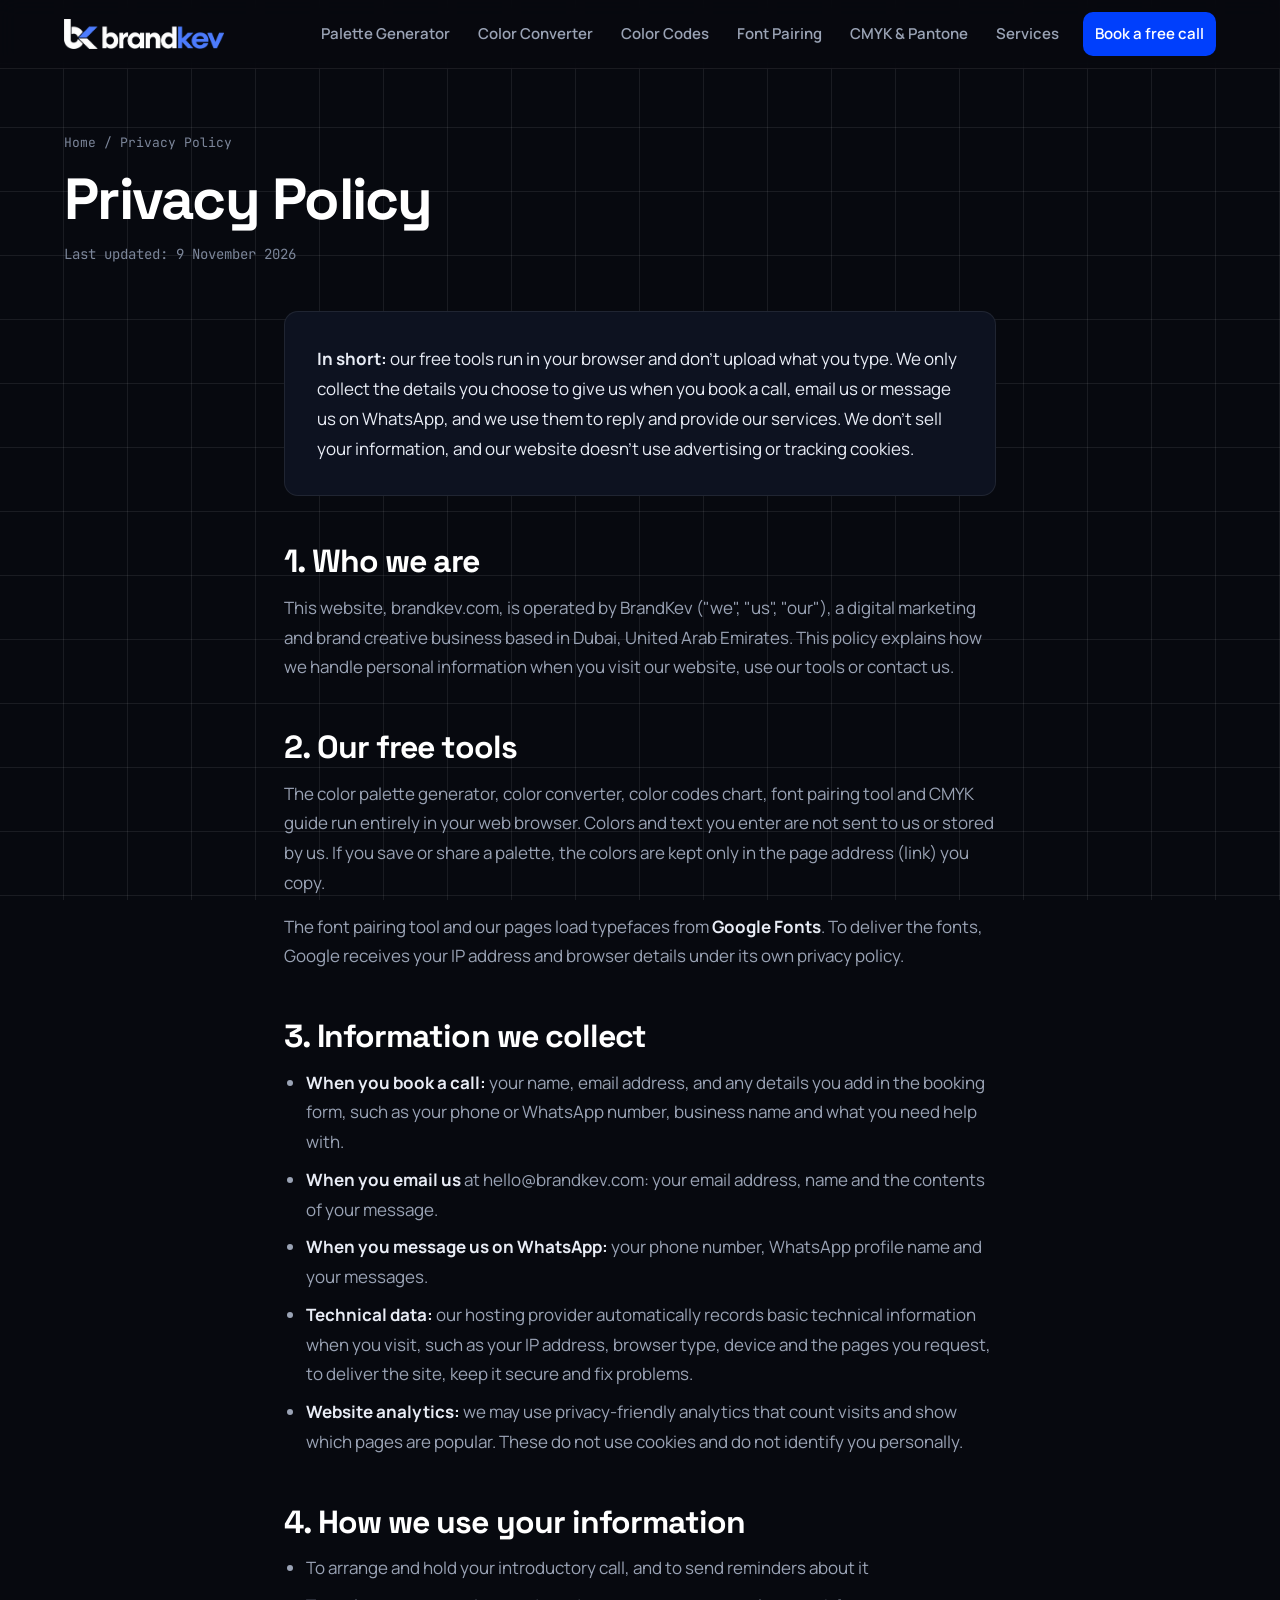
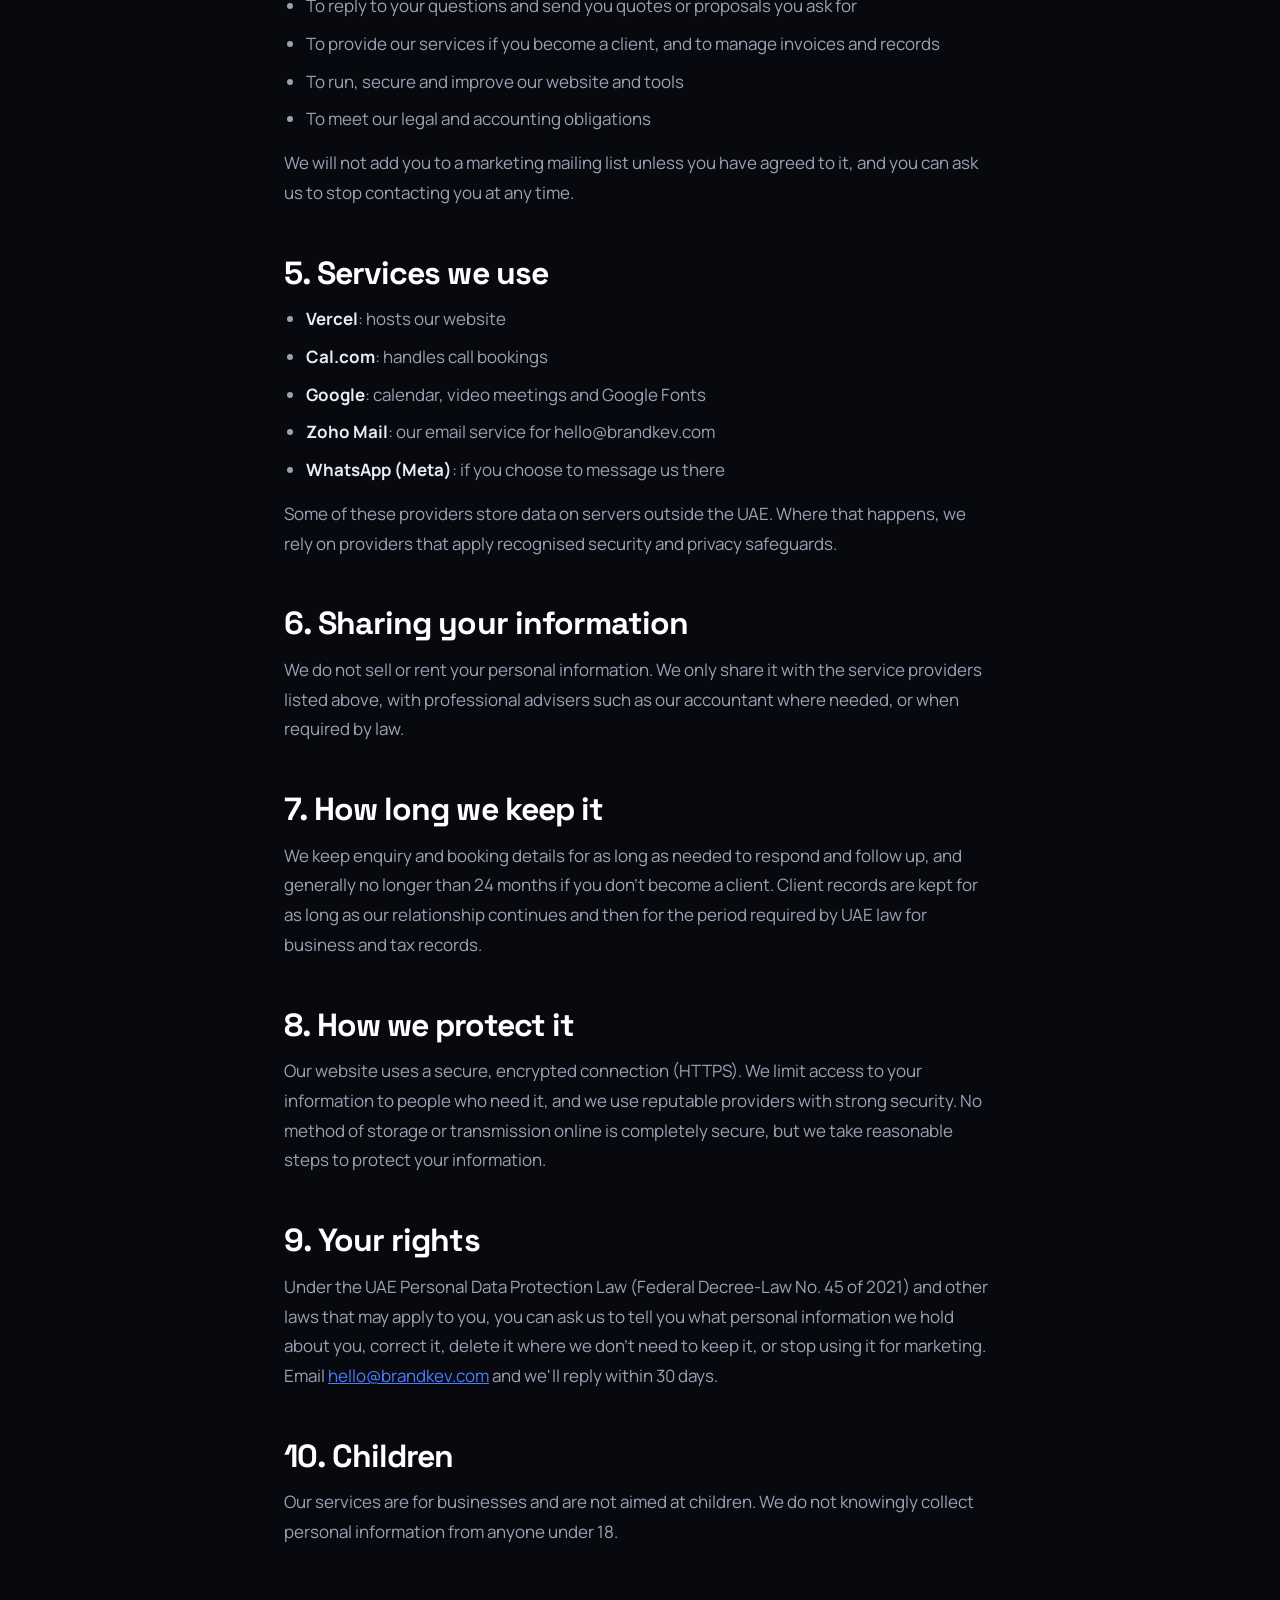
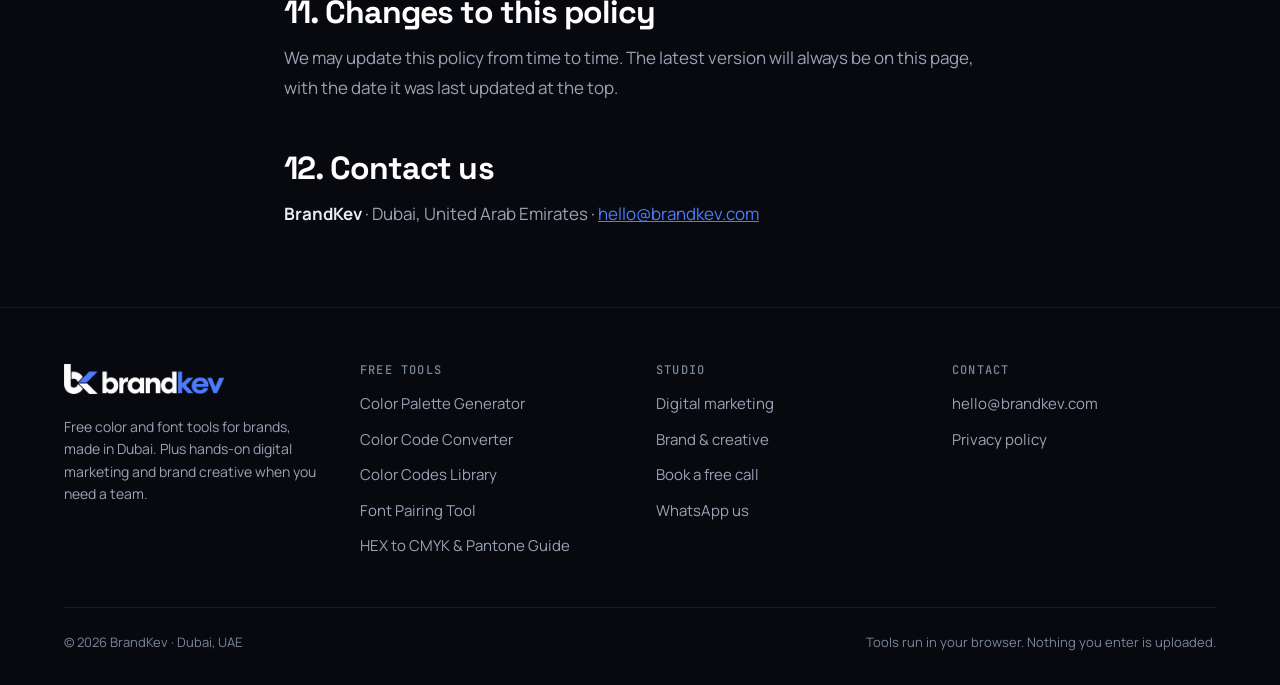
<file: privacy.html>
<!doctype html>
<html lang="en">
<head>
<meta charset="utf-8">
<meta name="viewport" content="width=device-width, initial-scale=1">
<title>Privacy Policy | BrandKev</title>
<meta name="description" content="How BrandKev collects, uses and protects your personal information when you use our free tools, book a call or contact us.">
<link rel="canonical" href="https://www.brandkev.com/privacy">
<meta name="robots" content="index, follow, max-image-preview:large">
<meta name="theme-color" content="#07090F">
<link rel="icon" type="image/png" href="/favicon.png">
<link rel="apple-touch-icon" href="/apple-touch-icon.png">
<meta property="og:type" content="website">
<meta property="og:site_name" content="BrandKev">
<meta property="og:locale" content="en_AE">
<meta property="og:url" content="https://www.brandkev.com/privacy">
<meta property="og:title" content="Privacy Policy | BrandKev">
<meta property="og:description" content="How BrandKev collects, uses and protects your personal information when you use our free tools, book a call or contact us.">
<meta property="og:image" content="https://www.brandkev.com/og-image.png">
<meta property="og:image:width" content="1200">
<meta property="og:image:height" content="630">
<meta name="twitter:card" content="summary_large_image">
<meta name="twitter:title" content="Privacy Policy | BrandKev">
<meta name="twitter:description" content="How BrandKev collects, uses and protects your personal information when you use our free tools, book a call or contact us.">
<meta name="twitter:image" content="https://www.brandkev.com/og-image.png">
<link rel="preconnect" href="https://fonts.googleapis.com">
<link rel="preconnect" href="https://fonts.gstatic.com" crossorigin>
<link rel="stylesheet" href="https://fonts.googleapis.com/css2?family=Space+Grotesk:wght@500;700&family=Manrope:wght@400;500;600;700&family=JetBrains+Mono:wght@400;500;600;700&display=swap">
<link rel="stylesheet" href="/site.css">
<script type="application/ld+json">{"@context": "https://schema.org", "@graph": [{"@type": "BreadcrumbList", "itemListElement": [{"@type": "ListItem", "position": 1, "name": "Home", "item": "https://www.brandkev.com/"}, {"@type": "ListItem", "position": 2, "name": "Privacy Policy", "item": "https://www.brandkev.com/privacy"}]}]}</script>
</head>
<body>
<a class="skip" href="#main">Skip to content</a>
<header class="site-header">
  <div class="wrap nav">
    <a class="logo" href="/" aria-label="BrandKev home"><img src="/logo-light.png" alt="BrandKev" width="160" height="30"></a>
    <button class="menu-toggle" type="button" aria-expanded="false" aria-controls="menu" aria-label="Open menu"><svg aria-hidden="true" width="20" height="20" viewBox="0 0 24 24" fill="none" stroke="currentColor" stroke-width="2" stroke-linecap="round"><path d="M4 7h16M4 12h16M4 17h16"/></svg></button>
    <nav id="menu" class="menu" aria-label="Main">
      <a href="/color-palette-generator">Palette Generator</a>
      <a href="/color-converter">Color Converter</a>
      <a href="/color-codes">Color Codes</a>
      <a href="/font-pairing">Font Pairing</a>
      <a href="/cmyk-pantone-guide">CMYK & Pantone</a>
      <a href="/services">Services</a>
      <a class="menu-cta" href="https://cal.com/free-introductory-call" target="_blank" rel="noopener">Book a free call</a>
    </nav>
  </div>
</header>
<main id="main">
<section class="page-hero">
  <div class="wrap">
    <nav class="crumbs" aria-label="Breadcrumb"><a href="/">Home</a><span aria-hidden="true">/</span><span aria-current="page">Privacy Policy</span></nav>
    <h1>Privacy Policy</h1>
    <p class="note mono">Last updated: 9 November 2026</p>
  </div>
</section>
<section class="section-tight" style="padding-top:0">
  <div class="wrap prose">
    <div class="panel pad"><p style="margin:0;color:var(--text)"><strong>In short:</strong> our free tools run in your browser and don't upload what you type. We only collect the details you choose to give us when you book a call, email us or message us on WhatsApp, and we use them to reply and provide our services. We don't sell your information, and our website doesn't use advertising or tracking cookies.</p></div>

    <h2>1. Who we are</h2>
    <p>This website, brandkev.com, is operated by BrandKev ("we", "us", "our"), a digital marketing and brand creative business based in Dubai, United Arab Emirates. This policy explains how we handle personal information when you visit our website, use our tools or contact us.</p>

    <h2>2. Our free tools</h2>
    <p>The color palette generator, color converter, color codes chart, font pairing tool and CMYK guide run entirely in your web browser. Colors and text you enter are not sent to us or stored by us. If you save or share a palette, the colors are kept only in the page address (link) you copy.</p>
    <p>The font pairing tool and our pages load typefaces from <strong>Google Fonts</strong>. To deliver the fonts, Google receives your IP address and browser details under its own privacy policy.</p>

    <h2>3. Information we collect</h2>
    <ul>
      <li><strong>When you book a call:</strong> your name, email address, and any details you add in the booking form, such as your phone or WhatsApp number, business name and what you need help with.</li>
      <li><strong>When you email us</strong> at hello@brandkev.com: your email address, name and the contents of your message.</li>
      <li><strong>When you message us on WhatsApp:</strong> your phone number, WhatsApp profile name and your messages.</li>
      <li><strong>Technical data:</strong> our hosting provider automatically records basic technical information when you visit, such as your IP address, browser type, device and the pages you request, to deliver the site, keep it secure and fix problems.</li>
      <li><strong>Website analytics:</strong> we may use privacy-friendly analytics that count visits and show which pages are popular. These do not use cookies and do not identify you personally.</li>
    </ul>

    <h2>4. How we use your information</h2>
    <ul>
      <li>To arrange and hold your introductory call, and to send reminders about it</li>
      <li>To reply to your questions and send you quotes or proposals you ask for</li>
      <li>To provide our services if you become a client, and to manage invoices and records</li>
      <li>To run, secure and improve our website and tools</li>
      <li>To meet our legal and accounting obligations</li>
    </ul>
    <p>We will not add you to a marketing mailing list unless you have agreed to it, and you can ask us to stop contacting you at any time.</p>

    <h2>5. Services we use</h2>
    <ul>
      <li><strong>Vercel</strong>: hosts our website</li>
      <li><strong>Cal.com</strong>: handles call bookings</li>
      <li><strong>Google</strong>: calendar, video meetings and Google Fonts</li>
      <li><strong>Zoho Mail</strong>: our email service for hello@brandkev.com</li>
      <li><strong>WhatsApp (Meta)</strong>: if you choose to message us there</li>
    </ul>
    <p>Some of these providers store data on servers outside the UAE. Where that happens, we rely on providers that apply recognised security and privacy safeguards.</p>

    <h2>6. Sharing your information</h2>
    <p>We do not sell or rent your personal information. We only share it with the service providers listed above, with professional advisers such as our accountant where needed, or when required by law.</p>

    <h2>7. How long we keep it</h2>
    <p>We keep enquiry and booking details for as long as needed to respond and follow up, and generally no longer than 24 months if you don't become a client. Client records are kept for as long as our relationship continues and then for the period required by UAE law for business and tax records.</p>

    <h2>8. How we protect it</h2>
    <p>Our website uses a secure, encrypted connection (HTTPS). We limit access to your information to people who need it, and we use reputable providers with strong security. No method of storage or transmission online is completely secure, but we take reasonable steps to protect your information.</p>

    <h2>9. Your rights</h2>
    <p>Under the UAE Personal Data Protection Law (Federal Decree-Law No. 45 of 2021) and other laws that may apply to you, you can ask us to tell you what personal information we hold about you, correct it, delete it where we don't need to keep it, or stop using it for marketing. Email <a href="mailto:hello@brandkev.com?subject=Privacy%20request">hello@brandkev.com</a> and we'll reply within 30 days.</p>

    <h2>10. Children</h2>
    <p>Our services are for businesses and are not aimed at children. We do not knowingly collect personal information from anyone under 18.</p>

    <h2>11. Changes to this policy</h2>
    <p>We may update this policy from time to time. The latest version will always be on this page, with the date it was last updated at the top.</p>

    <h2>12. Contact us</h2>
    <p><strong>BrandKev</strong> · Dubai, United Arab Emirates · <a href="mailto:hello@brandkev.com?subject=Privacy%20question">hello@brandkev.com</a></p>
  </div>
</section>
</main>
<footer class="site-footer">
  <div class="wrap">
    <div class="foot-grid">
      <div class="foot-brand">
        <a href="/" aria-label="BrandKev home"><img src="/logo-light.png" alt="BrandKev" width="160" height="30"></a>
        <p>Free color and font tools for brands, made in Dubai. Plus hands-on digital marketing and brand creative when you need a team.</p>
      </div>
      <div>
        <h2>Free tools</h2>
        <ul>
          <li><a href="/color-palette-generator">Color Palette Generator</a></li>
          <li><a href="/color-converter">Color Code Converter</a></li>
          <li><a href="/color-codes">Color Codes Library</a></li>
          <li><a href="/font-pairing">Font Pairing Tool</a></li>
          <li><a href="/cmyk-pantone-guide">HEX to CMYK & Pantone Guide</a></li>
        </ul>
      </div>
      <div>
        <h2>Studio</h2>
        <ul>
          <li><a href="/services">Digital marketing</a></li>
          <li><a href="/services#brand">Brand &amp; creative</a></li>
          <li><a href="https://cal.com/free-introductory-call" target="_blank" rel="noopener">Book a free call</a></li>
          <li><a class="js-whatsapp" href="/services#contact" target="_blank" rel="noopener">WhatsApp us</a></li>
        </ul>
      </div>
      <div>
        <h2>Contact</h2>
        <ul>
          <li><a href="mailto:hello@brandkev.com">hello@brandkev.com</a></li>
          <li><a href="/privacy">Privacy policy</a></li>
        </ul>
      </div>
    </div>
    <div class="foot-bottom">
      <span>© 2026 BrandKev · Dubai, UAE</span>
      <span>Tools run in your browser. Nothing you enter is uploaded.</span>
    </div>
  </div>
</footer>
<script src="/site.js"></script>

</body>
</html>
</file>
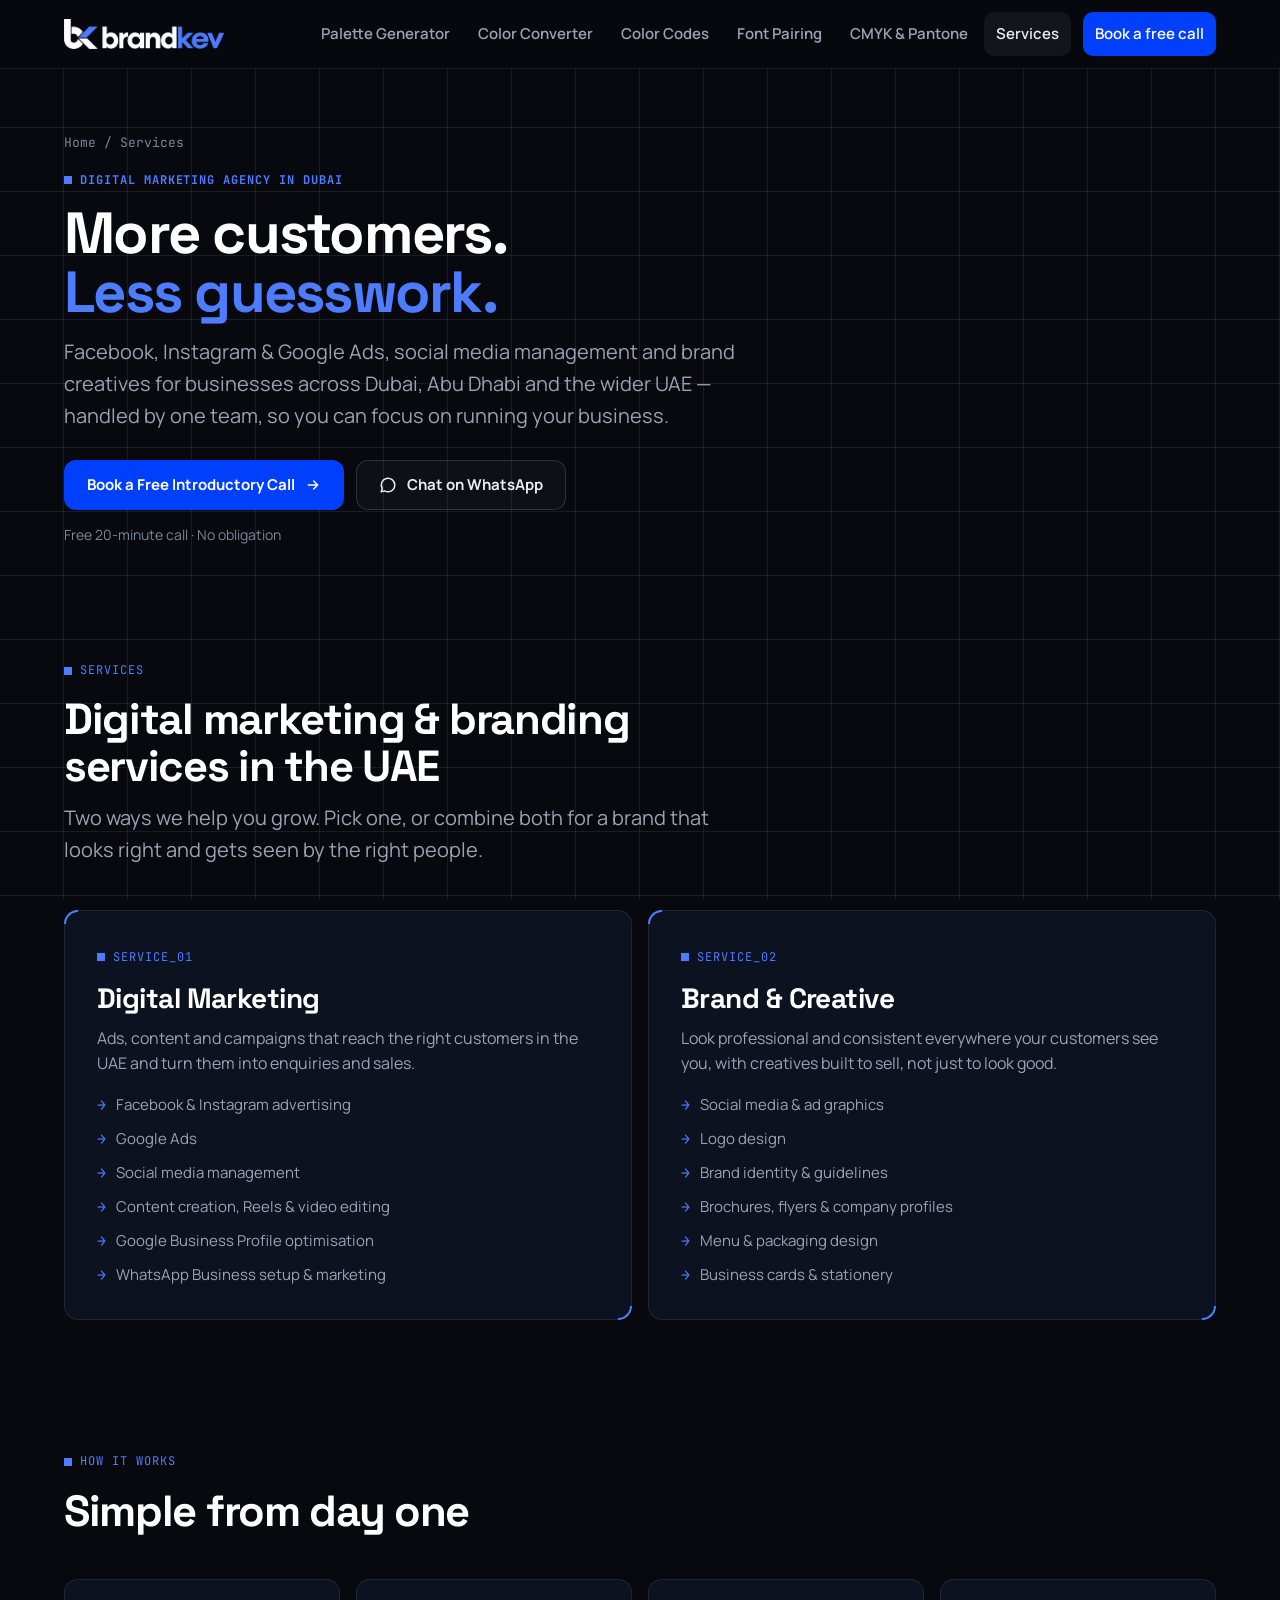
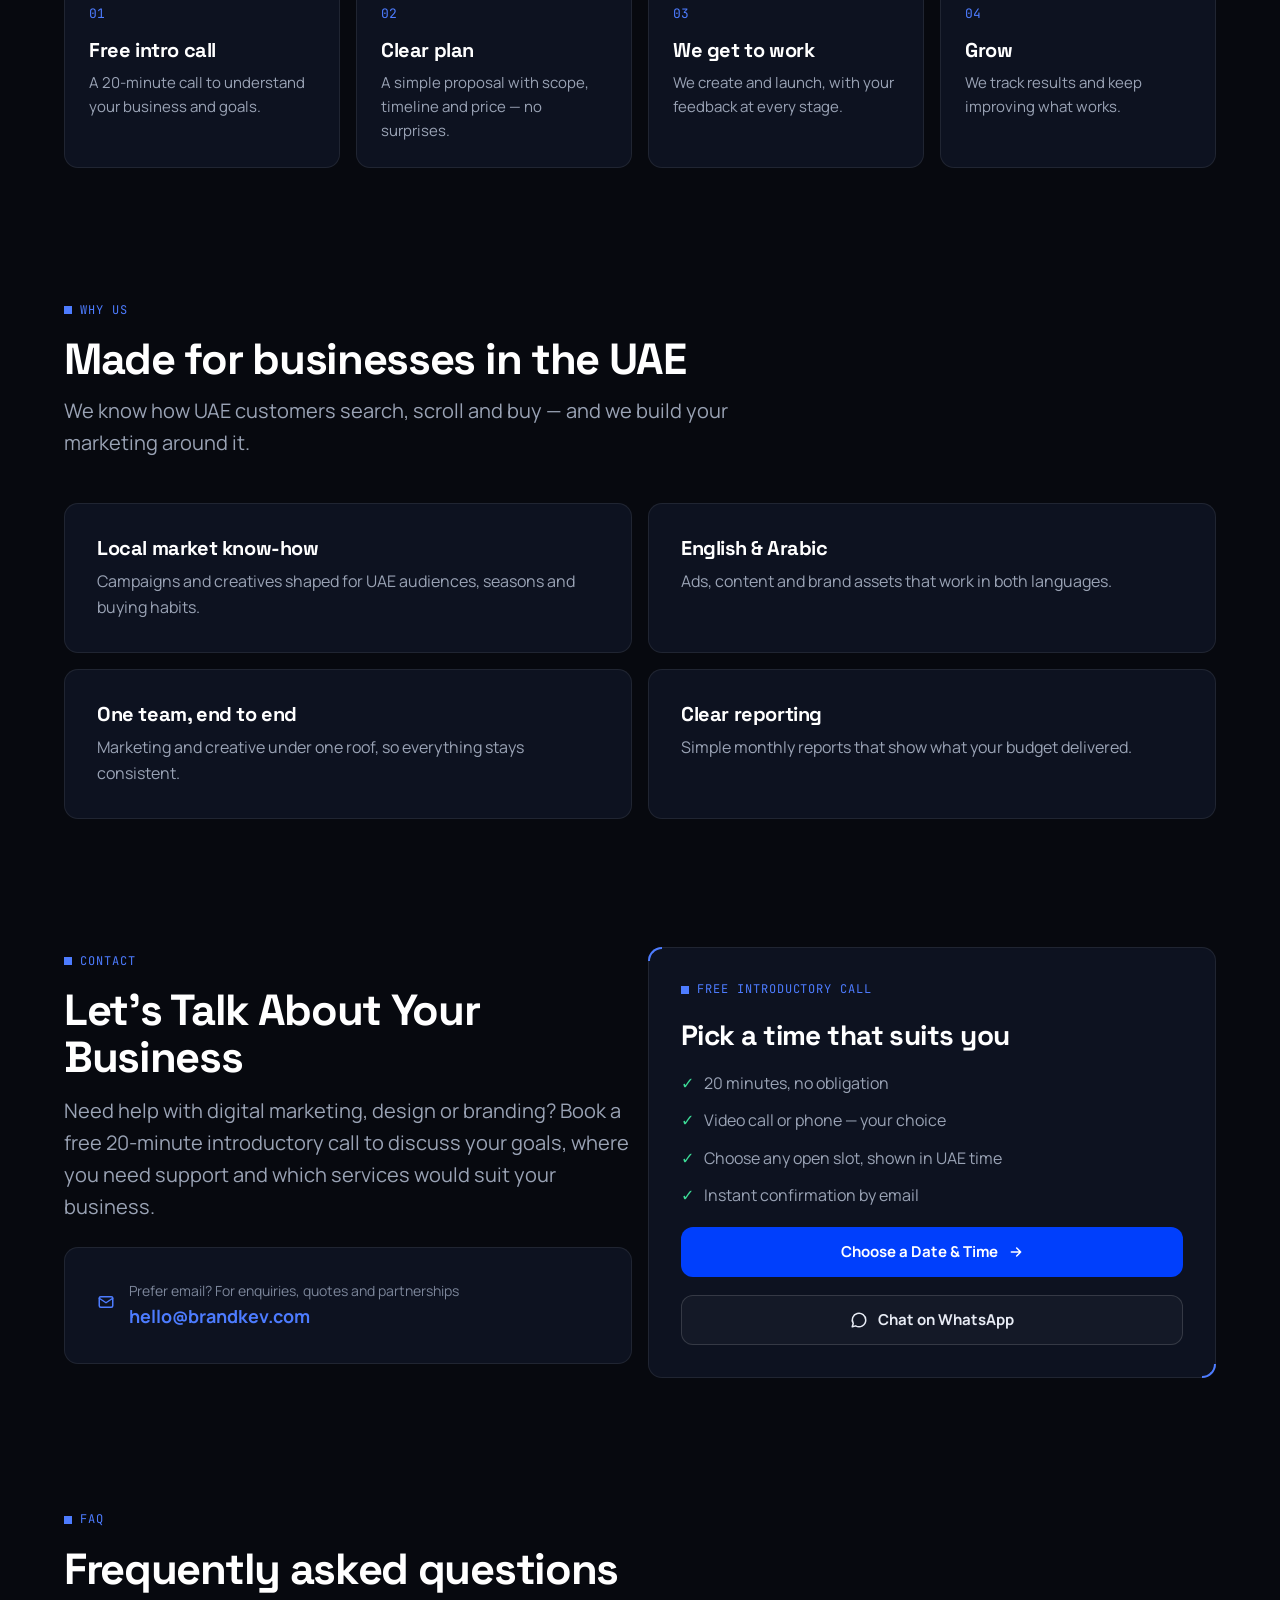
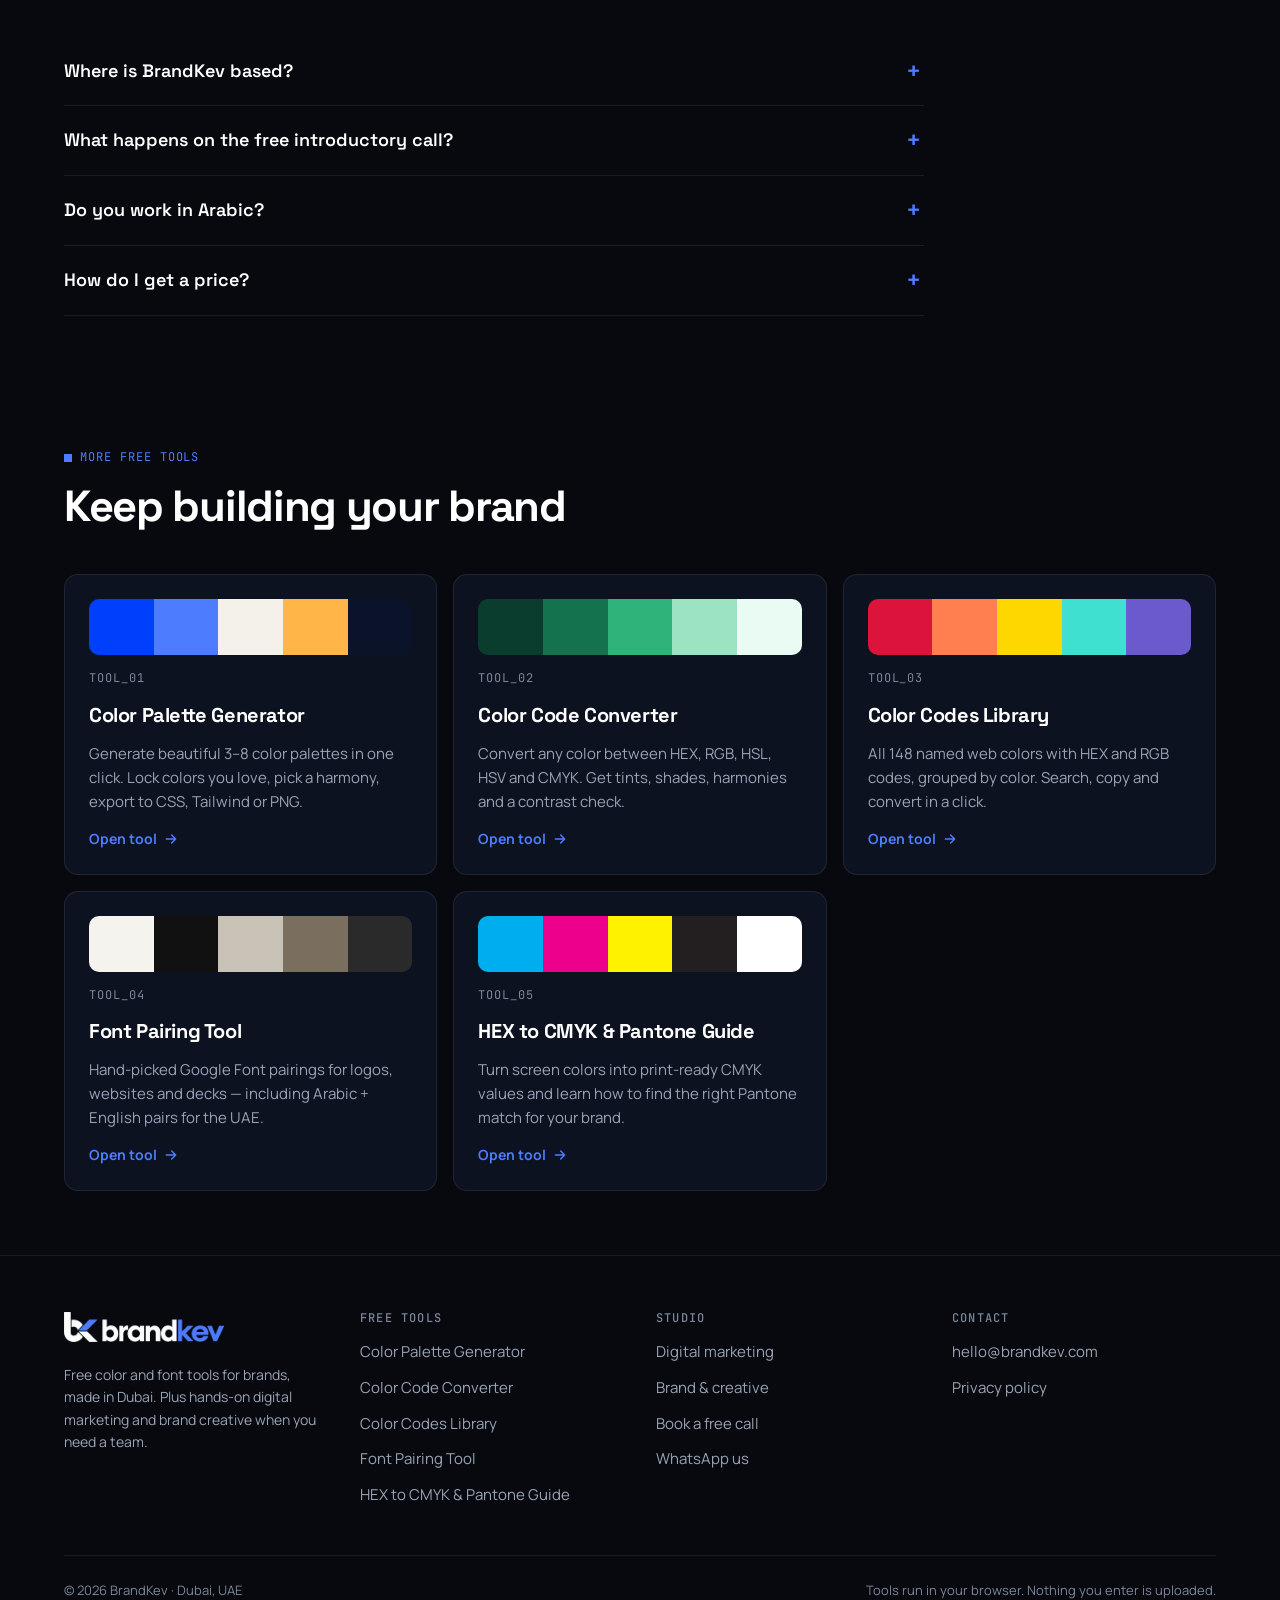
<file: services.html>
<!doctype html>
<html lang="en">
<head>
<meta charset="utf-8">
<meta name="viewport" content="width=device-width, initial-scale=1">
<title>BrandKev | Digital Marketing Agency in Dubai, UAE</title>
<meta name="description" content="BrandKev is a digital marketing agency in Dubai helping UAE businesses grow with Facebook, Instagram &amp; Google Ads, social media management and brand design. Book a free 20-minute call.">
<link rel="canonical" href="https://www.brandkev.com/services">
<meta name="robots" content="index, follow, max-image-preview:large">
<meta name="theme-color" content="#07090F">
<link rel="icon" type="image/png" href="/favicon.png">
<link rel="apple-touch-icon" href="/apple-touch-icon.png">
<meta property="og:type" content="website">
<meta property="og:site_name" content="BrandKev">
<meta property="og:locale" content="en_AE">
<meta property="og:url" content="https://www.brandkev.com/services">
<meta property="og:title" content="BrandKev | Digital Marketing Agency in Dubai, UAE">
<meta property="og:description" content="BrandKev is a digital marketing agency in Dubai helping UAE businesses grow with Facebook, Instagram &amp; Google Ads, social media management and brand design. Book a free 20-minute call.">
<meta property="og:image" content="https://www.brandkev.com/og-image.png">
<meta property="og:image:width" content="1200">
<meta property="og:image:height" content="630">
<meta name="twitter:card" content="summary_large_image">
<meta name="twitter:title" content="BrandKev | Digital Marketing Agency in Dubai, UAE">
<meta name="twitter:description" content="BrandKev is a digital marketing agency in Dubai helping UAE businesses grow with Facebook, Instagram &amp; Google Ads, social media management and brand design. Book a free 20-minute call.">
<meta name="twitter:image" content="https://www.brandkev.com/og-image.png">
<link rel="preconnect" href="https://fonts.googleapis.com">
<link rel="preconnect" href="https://fonts.gstatic.com" crossorigin>
<link rel="stylesheet" href="https://fonts.googleapis.com/css2?family=Space+Grotesk:wght@500;700&family=Manrope:wght@400;500;600;700&family=JetBrains+Mono:wght@400;500;600;700&display=swap">
<link rel="stylesheet" href="/site.css">
<script type="application/ld+json">{"@context": "https://schema.org", "@graph": [{"@type": "ProfessionalService", "@id": "https://www.brandkev.com/#business", "name": "BrandKev", "url": "https://www.brandkev.com/", "email": "hello@brandkev.com", "logo": "https://www.brandkev.com/logo-full.png", "image": "https://www.brandkev.com/og-image.png", "description": "Free color and font tools for brands, plus digital marketing and brand creative services for businesses in Dubai and across the UAE.", "address": {"@type": "PostalAddress", "addressLocality": "Dubai", "addressCountry": "AE"}, "areaServed": [{"@type": "City", "name": "Dubai"}, {"@type": "City", "name": "Abu Dhabi"}, {"@type": "City", "name": "Sharjah"}, {"@type": "Country", "name": "United Arab Emirates"}], "knowsLanguage": ["en", "ar"], "hasOfferCatalog": {"@type": "OfferCatalog", "name": "Services", "itemListElement": [{"@type": "OfferCatalog", "name": "Digital Marketing", "itemListElement": [{"@type": "Offer", "itemOffered": {"@type": "Service", "name": "Facebook & Instagram advertising"}}, {"@type": "Offer", "itemOffered": {"@type": "Service", "name": "Google Ads management"}}, {"@type": "Offer", "itemOffered": {"@type": "Service", "name": "Social media management"}}, {"@type": "Offer", "itemOffered": {"@type": "Service", "name": "Content creation, Reels & video editing"}}, {"@type": "Offer", "itemOffered": {"@type": "Service", "name": "Google Business Profile optimisation"}}, {"@type": "Offer", "itemOffered": {"@type": "Service", "name": "WhatsApp Business setup & marketing"}}]}, {"@type": "OfferCatalog", "name": "Brand & Creative", "itemListElement": [{"@type": "Offer", "itemOffered": {"@type": "Service", "name": "Social media & ad graphics"}}, {"@type": "Offer", "itemOffered": {"@type": "Service", "name": "Logo design"}}, {"@type": "Offer", "itemOffered": {"@type": "Service", "name": "Brand identity & guidelines"}}, {"@type": "Offer", "itemOffered": {"@type": "Service", "name": "Brochures, flyers & company profiles"}}, {"@type": "Offer", "itemOffered": {"@type": "Service", "name": "Menu & packaging design"}}, {"@type": "Offer", "itemOffered": {"@type": "Service", "name": "Business cards & stationery"}}]}]}, "potentialAction": {"@type": "ReserveAction", "name": "Book a free 20-minute introductory call", "target": "https://cal.com/free-introductory-call"}}, {"@type": "BreadcrumbList", "itemListElement": [{"@type": "ListItem", "position": 1, "name": "Home", "item": "https://www.brandkev.com/"}, {"@type": "ListItem", "position": 2, "name": "Services", "item": "https://www.brandkev.com/services"}]}, {"@type": "FAQPage", "mainEntity": [{"@type": "Question", "name": "Where is BrandKev based?", "acceptedAnswer": {"@type": "Answer", "text": "We're based in Dubai and work with businesses across the UAE, including Abu Dhabi and Sharjah. Calls are online or by phone, so location is never a problem."}}, {"@type": "Question", "name": "What happens on the free introductory call?", "acceptedAnswer": {"@type": "Answer", "text": "It's a relaxed 20-minute chat about your business, your goals and where you need support. We'll suggest which services make sense — and tell you honestly if we're not the right fit."}}, {"@type": "Question", "name": "Do you work in Arabic?", "acceptedAnswer": {"@type": "Answer", "text": "Yes. We create ads, content and brand assets in English and Arabic."}}, {"@type": "Question", "name": "How do I get a price?", "acceptedAnswer": {"@type": "Answer", "text": "After the intro call we send a simple proposal with the scope, timeline and price, so there are no surprises."}}]}]}</script>
</head>
<body>
<a class="skip" href="#main">Skip to content</a>
<header class="site-header">
  <div class="wrap nav">
    <a class="logo" href="/" aria-label="BrandKev home"><img src="/logo-light.png" alt="BrandKev" width="160" height="30"></a>
    <button class="menu-toggle" type="button" aria-expanded="false" aria-controls="menu" aria-label="Open menu"><svg aria-hidden="true" width="20" height="20" viewBox="0 0 24 24" fill="none" stroke="currentColor" stroke-width="2" stroke-linecap="round"><path d="M4 7h16M4 12h16M4 17h16"/></svg></button>
    <nav id="menu" class="menu" aria-label="Main">
      <a href="/color-palette-generator">Palette Generator</a>
      <a href="/color-converter">Color Converter</a>
      <a href="/color-codes">Color Codes</a>
      <a href="/font-pairing">Font Pairing</a>
      <a href="/cmyk-pantone-guide">CMYK & Pantone</a>
      <a href="/services" aria-current="page">Services</a>
      <a class="menu-cta" href="https://cal.com/free-introductory-call" target="_blank" rel="noopener">Book a free call</a>
    </nav>
  </div>
</header>
<main id="main">
<section class="page-hero">
  <div class="wrap">
    <nav class="crumbs" aria-label="Breadcrumb"><a href="/">Home</a><span aria-hidden="true">/</span><span aria-current="page">Services</span></nav>
    <h1 style="margin-top:20px"><span class="tag" style="display:flex;margin-bottom:18px">Digital marketing agency in Dubai</span>More customers.<br><span style="color:var(--accent)">Less guesswork.</span></h1>
    <p class="lead">Facebook, Instagram &amp; Google Ads, social media management and brand creatives for businesses across Dubai, Abu Dhabi and the wider UAE — handled by one team, so you can focus on running your business.</p>
    <div class="cta-actions" style="margin-top:28px">
      <a class="btn btn-primary" href="https://cal.com/free-introductory-call" target="_blank" rel="noopener">Book a Free Introductory Call <svg aria-hidden="true" width="16" height="16" viewBox="0 0 24 24" fill="none" stroke="currentColor" stroke-width="2.2" stroke-linecap="round" stroke-linejoin="round"><path d="M5 12h14M13 6l6 6-6 6"/></svg></a>
      <a class="btn btn-ghost js-whatsapp" href="#contact" target="_blank" rel="noopener"><svg aria-hidden="true" width="18" height="18" viewBox="0 0 24 24" fill="none" stroke="currentColor" stroke-width="2" stroke-linecap="round" stroke-linejoin="round"><path d="M21 12a9 9 0 0 1-13.5 7.8L3 21l1.3-4.4A9 9 0 1 1 21 12z"/></svg> Chat on WhatsApp</a>
    </div>
    <p class="note" style="margin-top:14px">Free 20-minute call · No obligation</p>
  </div>
</section>

<section class="section-tight" aria-labelledby="svc-h">
  <div class="wrap">
    <div class="section-head"><span class="tag">Services</span><h2 id="svc-h">Digital marketing &amp; branding services in the UAE</h2>
      <p class="lead">Two ways we help you grow. Pick one, or combine both for a brand that looks right and gets seen by the right people.</p></div>
    <div class="grid grid-2">
      <article class="panel ticks pad" id="marketing">
        <span class="tag">Service_01</span>
        <h3 style="margin-top:12px;font-size:28px">Digital Marketing</h3>
        <p style="color:var(--muted);margin-top:10px">Ads, content and campaigns that reach the right customers in the UAE and turn them into enquiries and sales.</p>
        <ul class="svc-list">
          <li>Facebook &amp; Instagram advertising</li><li>Google Ads</li><li>Social media management</li>
          <li>Content creation, Reels &amp; video editing</li><li>Google Business Profile optimisation</li><li>WhatsApp Business setup &amp; marketing</li>
        </ul>
      </article>
      <article class="panel ticks pad" id="brand">
        <span class="tag">Service_02</span>
        <h3 style="margin-top:12px;font-size:28px">Brand &amp; Creative</h3>
        <p style="color:var(--muted);margin-top:10px">Look professional and consistent everywhere your customers see you, with creatives built to sell, not just to look good.</p>
        <ul class="svc-list">
          <li>Social media &amp; ad graphics</li><li>Logo design</li><li>Brand identity &amp; guidelines</li>
          <li>Brochures, flyers &amp; company profiles</li><li>Menu &amp; packaging design</li><li>Business cards &amp; stationery</li>
        </ul>
      </article>
    </div>
  </div>
</section>

<section class="section-tight" aria-labelledby="steps-h">
  <div class="wrap">
    <div class="section-head"><span class="tag">How it works</span><h2 id="steps-h">Simple from day one</h2></div>
    <ol class="steps">
      <li class="panel"><h3>Free intro call</h3><p>A 20-minute call to understand your business and goals.</p></li>
      <li class="panel"><h3>Clear plan</h3><p>A simple proposal with scope, timeline and price — no surprises.</p></li>
      <li class="panel"><h3>We get to work</h3><p>We create and launch, with your feedback at every stage.</p></li>
      <li class="panel"><h3>Grow</h3><p>We track results and keep improving what works.</p></li>
    </ol>
  </div>
</section>

<section class="section-tight" aria-labelledby="why-h">
  <div class="wrap">
    <div class="section-head"><span class="tag">Why us</span><h2 id="why-h">Made for businesses in the UAE</h2>
      <p class="lead">We know how UAE customers search, scroll and buy — and we build your marketing around it.</p></div>
    <div class="grid grid-2">
      <div class="panel pad"><h3>Local market know-how</h3><p style="color:var(--muted);margin:8px 0 0">Campaigns and creatives shaped for UAE audiences, seasons and buying habits.</p></div>
      <div class="panel pad"><h3>English &amp; Arabic</h3><p style="color:var(--muted);margin:8px 0 0">Ads, content and brand assets that work in both languages.</p></div>
      <div class="panel pad"><h3>One team, end to end</h3><p style="color:var(--muted);margin:8px 0 0">Marketing and creative under one roof, so everything stays consistent.</p></div>
      <div class="panel pad"><h3>Clear reporting</h3><p style="color:var(--muted);margin:8px 0 0">Simple monthly reports that show what your budget delivered.</p></div>
    </div>
  </div>
</section>

<section class="section-tight" id="contact" aria-labelledby="contact-h">
  <div class="wrap">
    <div class="grid grid-2" style="align-items:start">
      <div>
        <span class="tag">Contact</span>
        <h2 id="contact-h" style="margin:14px 0 14px">Let’s Talk About Your Business</h2>
        <p class="lead">Need help with digital marketing, design or branding? Book a free 20-minute introductory call to discuss your goals, where you need support and which services would suit your business.</p>
        <div class="panel pad" style="margin-top:24px;display:flex;gap:14px;align-items:center">
          <span style="color:var(--accent)"><svg aria-hidden="true" width="18" height="18" viewBox="0 0 24 24" fill="none" stroke="currentColor" stroke-width="2" stroke-linecap="round" stroke-linejoin="round"><rect x="3" y="5" width="18" height="14" rx="2"/><path d="M3 7l9 6 9-6"/></svg></span>
          <div><div class="note">Prefer email? For enquiries, quotes and partnerships</div>
            <a href="mailto:hello@brandkev.com?subject=Enquiry%20from%20brandkev.com" style="font-weight:700;font-size:18px;text-decoration:none">hello@brandkev.com</a></div>
        </div>
      </div>
      <div class="panel ticks pad book-card">
        <span class="tag">Free introductory call</span>
        <h3 style="font-size:28px">Pick a time that suits you</h3>
        <ul><li>20 minutes, no obligation</li><li>Video call or phone — your choice</li><li>Choose any open slot, shown in UAE time</li><li>Instant confirmation by email</li></ul>
        <a class="btn btn-primary" href="https://cal.com/free-introductory-call" target="_blank" rel="noopener" style="width:100%">Choose a Date &amp; Time <svg aria-hidden="true" width="16" height="16" viewBox="0 0 24 24" fill="none" stroke="currentColor" stroke-width="2.2" stroke-linecap="round" stroke-linejoin="round"><path d="M5 12h14M13 6l6 6-6 6"/></svg></a>
        <a class="btn btn-ghost js-whatsapp" href="#contact" target="_blank" rel="noopener" style="width:100%"><svg aria-hidden="true" width="18" height="18" viewBox="0 0 24 24" fill="none" stroke="currentColor" stroke-width="2" stroke-linecap="round" stroke-linejoin="round"><path d="M21 12a9 9 0 0 1-13.5 7.8L3 21l1.3-4.4A9 9 0 1 1 21 12z"/></svg> Chat on WhatsApp</a>
      </div>
    </div>
  </div>
</section>

<section class="section-tight" aria-labelledby="faq-h">
  <div class="wrap">
    <div class="section-head"><span class="tag">FAQ</span><h2 id="faq-h">Frequently asked questions</h2></div>
    <div class="faq">
      <details><summary>Where is BrandKev based?</summary><p>We're based in Dubai and work with businesses across the UAE, including Abu Dhabi and Sharjah. Calls are online or by phone, so location is never a problem.</p></details>
      <details><summary>What happens on the free introductory call?</summary><p>It's a relaxed 20-minute chat about your business, your goals and where you need support. We'll suggest which services make sense — and tell you honestly if we're not the right fit.</p></details>
      <details><summary>Do you work in Arabic?</summary><p>Yes. We create ads, content and brand assets in English and Arabic.</p></details>
      <details><summary>How do I get a price?</summary><p>After the intro call we send a simple proposal with the scope, timeline and price, so there are no surprises.</p></details>
    </div>
  </div>
</section>
<section class="section-tight" aria-labelledby="rel-h">
  <div class="wrap">
    <div class="section-head"><span class="tag">More free tools</span><h2 id="rel-h">Keep building your brand</h2></div>
    <div class="grid grid-3">
      <a class="panel tool-card" href="/color-palette-generator">
        <div class="mini-swatches" aria-hidden="true"><span style="background:#003FFC"></span><span style="background:#4D7CFF"></span><span style="background:#F4F1EA"></span><span style="background:#FFB547"></span><span style="background:#0B132B"></span></div>
        <span class="idx">TOOL_01</span>
        <h3>Color Palette Generator</h3>
        <p>Generate beautiful 3–8 color palettes in one click. Lock colors you love, pick a harmony, export to CSS, Tailwind or PNG.</p>
        <span class="go">Open tool <svg aria-hidden="true" width="16" height="16" viewBox="0 0 24 24" fill="none" stroke="currentColor" stroke-width="2.2" stroke-linecap="round" stroke-linejoin="round"><path d="M5 12h14M13 6l6 6-6 6"/></svg></span>
      </a>
      <a class="panel tool-card" href="/color-converter">
        <div class="mini-swatches" aria-hidden="true"><span style="background:#0B3D2E"></span><span style="background:#14724F"></span><span style="background:#2FB37B"></span><span style="background:#9BE3C1"></span><span style="background:#E9FBF2"></span></div>
        <span class="idx">TOOL_02</span>
        <h3>Color Code Converter</h3>
        <p>Convert any color between HEX, RGB, HSL, HSV and CMYK. Get tints, shades, harmonies and a contrast check.</p>
        <span class="go">Open tool <svg aria-hidden="true" width="16" height="16" viewBox="0 0 24 24" fill="none" stroke="currentColor" stroke-width="2.2" stroke-linecap="round" stroke-linejoin="round"><path d="M5 12h14M13 6l6 6-6 6"/></svg></span>
      </a>
      <a class="panel tool-card" href="/color-codes">
        <div class="mini-swatches" aria-hidden="true"><span style="background:#DC143C"></span><span style="background:#FF7F50"></span><span style="background:#FFD700"></span><span style="background:#40E0D0"></span><span style="background:#6A5ACD"></span></div>
        <span class="idx">TOOL_03</span>
        <h3>Color Codes Library</h3>
        <p>All 148 named web colors with HEX and RGB codes, grouped by color. Search, copy and convert in a click.</p>
        <span class="go">Open tool <svg aria-hidden="true" width="16" height="16" viewBox="0 0 24 24" fill="none" stroke="currentColor" stroke-width="2.2" stroke-linecap="round" stroke-linejoin="round"><path d="M5 12h14M13 6l6 6-6 6"/></svg></span>
      </a>
      <a class="panel tool-card" href="/font-pairing">
        <div class="mini-swatches" aria-hidden="true"><span style="background:#F5F3EE"></span><span style="background:#111111"></span><span style="background:#C9C2B6"></span><span style="background:#7A6F5F"></span><span style="background:#2A2A2A"></span></div>
        <span class="idx">TOOL_04</span>
        <h3>Font Pairing Tool</h3>
        <p>Hand-picked Google Font pairings for logos, websites and decks — including Arabic + English pairs for the UAE.</p>
        <span class="go">Open tool <svg aria-hidden="true" width="16" height="16" viewBox="0 0 24 24" fill="none" stroke="currentColor" stroke-width="2.2" stroke-linecap="round" stroke-linejoin="round"><path d="M5 12h14M13 6l6 6-6 6"/></svg></span>
      </a>
      <a class="panel tool-card" href="/cmyk-pantone-guide">
        <div class="mini-swatches" aria-hidden="true"><span style="background:#00AEEF"></span><span style="background:#EC008C"></span><span style="background:#FFF200"></span><span style="background:#231F20"></span><span style="background:#FFFFFF"></span></div>
        <span class="idx">TOOL_05</span>
        <h3>HEX to CMYK & Pantone Guide</h3>
        <p>Turn screen colors into print-ready CMYK values and learn how to find the right Pantone match for your brand.</p>
        <span class="go">Open tool <svg aria-hidden="true" width="16" height="16" viewBox="0 0 24 24" fill="none" stroke="currentColor" stroke-width="2.2" stroke-linecap="round" stroke-linejoin="round"><path d="M5 12h14M13 6l6 6-6 6"/></svg></span>
      </a>
    </div>
  </div>
</section>
</main>
<footer class="site-footer">
  <div class="wrap">
    <div class="foot-grid">
      <div class="foot-brand">
        <a href="/" aria-label="BrandKev home"><img src="/logo-light.png" alt="BrandKev" width="160" height="30"></a>
        <p>Free color and font tools for brands, made in Dubai. Plus hands-on digital marketing and brand creative when you need a team.</p>
      </div>
      <div>
        <h2>Free tools</h2>
        <ul>
          <li><a href="/color-palette-generator">Color Palette Generator</a></li>
          <li><a href="/color-converter">Color Code Converter</a></li>
          <li><a href="/color-codes">Color Codes Library</a></li>
          <li><a href="/font-pairing">Font Pairing Tool</a></li>
          <li><a href="/cmyk-pantone-guide">HEX to CMYK & Pantone Guide</a></li>
        </ul>
      </div>
      <div>
        <h2>Studio</h2>
        <ul>
          <li><a href="/services">Digital marketing</a></li>
          <li><a href="/services#brand">Brand &amp; creative</a></li>
          <li><a href="https://cal.com/free-introductory-call" target="_blank" rel="noopener">Book a free call</a></li>
          <li><a class="js-whatsapp" href="/services#contact" target="_blank" rel="noopener">WhatsApp us</a></li>
        </ul>
      </div>
      <div>
        <h2>Contact</h2>
        <ul>
          <li><a href="mailto:hello@brandkev.com">hello@brandkev.com</a></li>
          <li><a href="/privacy">Privacy policy</a></li>
        </ul>
      </div>
    </div>
    <div class="foot-bottom">
      <span>© 2026 BrandKev · Dubai, UAE</span>
      <span>Tools run in your browser. Nothing you enter is uploaded.</span>
    </div>
  </div>
</footer>
<script src="/site.js"></script>

</body>
</html>
</file>
<file: site.css>
/* BrandKev — shared styles */
:root {
  --bg: #07090F;
  --bg-2: #0A0E18;
  --surface: #0D1220;
  --surface-2: #121931;
  --line: rgba(255,255,255,0.08);
  --line-2: rgba(255,255,255,0.14);
  --text: #E8ECF5;
  --muted: #9AA3B5;
  --soft: #7C869A;
  --brand: #003FFC;
  --brand-hover: #1A53FF;
  --accent: #4D7CFF;
  --ok: #3DDC97;
  --radius: 14px;
  --display: 'Space Grotesk', system-ui, sans-serif;
  --body: 'Manrope', system-ui, sans-serif;
  --mono: 'JetBrains Mono', ui-monospace, 'SFMono-Regular', Menlo, monospace;
}
* { box-sizing: border-box; }
html { scroll-behavior: smooth; -webkit-text-size-adjust: 100%; }
body {
  margin: 0; background: var(--bg); color: var(--text);
  font-family: var(--body); font-size: 16px; line-height: 1.6;
  -webkit-font-smoothing: antialiased;
  background-image:
    linear-gradient(var(--line) 1px, transparent 1px),
    linear-gradient(90deg, var(--line) 1px, transparent 1px);
  background-size: 64px 64px;
  background-position: -1px -1px;
  background-attachment: fixed;
}
@media (prefers-reduced-motion: reduce) { html { scroll-behavior: auto; } * { transition: none !important; animation: none !important; } }
a { color: var(--accent); }
a:hover { color: #7FA1FF; }
img { max-width: 100%; }
:focus-visible { outline: 2px solid var(--accent); outline-offset: 3px; border-radius: 6px; }
.sr-only { position: absolute; width: 1px; height: 1px; padding: 0; margin: -1px; overflow: hidden; clip: rect(0,0,0,0); white-space: nowrap; border: 0; }
.wrap { max-width: 1200px; margin: 0 auto; padding: 0 24px; }
.skip { position: absolute; left: -9999px; top: 8px; background: var(--brand); color: #fff; padding: 10px 16px; border-radius: 8px; z-index: 100; }
.skip:focus { left: 8px; }

/* Header */
.site-header { position: sticky; top: 0; z-index: 50; background: rgba(7,9,15,0.86); backdrop-filter: blur(10px); -webkit-backdrop-filter: blur(10px); border-bottom: 1px solid var(--line); }
.nav { display: flex; align-items: center; justify-content: space-between; gap: 16px; min-height: 68px; }
.logo img { display: block; height: 30px; width: auto; }
.menu { display: flex; align-items: center; gap: 4px; }
.menu a { color: var(--muted); text-decoration: none; font-size: 15px; font-weight: 600; padding: 10px 12px; border-radius: 10px; }
.menu a:hover, .menu a[aria-current="page"] { color: var(--text); background: rgba(255,255,255,0.05); }
.menu .menu-cta { background: var(--brand); color: #fff; margin-left: 8px; }
.menu .menu-cta:hover { background: var(--brand-hover); color: #fff; }
.menu-toggle { display: none; background: none; border: 1px solid var(--line-2); color: var(--text); border-radius: 10px; width: 44px; height: 44px; align-items: center; justify-content: center; cursor: pointer; }
@media (max-width: 920px) {
  .menu-toggle { display: inline-flex; }
  .menu { display: none; position: absolute; left: 0; right: 0; top: 68px; flex-direction: column; align-items: stretch; background: var(--bg-2); border-bottom: 1px solid var(--line); padding: 12px 24px 20px; }
  .menu.open { display: flex; }
  .menu a { padding: 14px 12px; }
  .menu .menu-cta { margin: 8px 0 0; text-align: center; }
}

/* Type */
h1, h2, h3 { font-family: var(--display); font-weight: 700; letter-spacing: -0.03em; margin: 0; color: #fff; }
h1 { font-size: clamp(38px, 5.6vw, 72px); line-height: 1.02; }
h2 { font-size: clamp(28px, 3.4vw, 44px); line-height: 1.08; }
h3 { font-size: 20px; line-height: 1.25; letter-spacing: -0.02em; }
p { margin: 0 0 14px; }
.lead { font-size: clamp(17px, 1.6vw, 20px); color: var(--muted); max-width: 680px; }
.tag { display: inline-flex; align-items: center; gap: 8px; font-family: var(--mono); font-size: 12px; letter-spacing: 0.08em; text-transform: uppercase; color: var(--accent); }
.tag::before { content: ""; width: 8px; height: 8px; background: var(--accent); }
.mono { font-family: var(--mono); }

/* Buttons */
.btn { display: inline-flex; align-items: center; justify-content: center; gap: 10px; min-height: 48px; padding: 12px 22px; border-radius: 12px; font: inherit; font-weight: 700; font-size: 15px; text-decoration: none; cursor: pointer; border: 1px solid transparent; transition: background .15s, border-color .15s, color .15s; }
.btn-primary { background: var(--brand); color: #fff; }
.btn-primary:hover { background: var(--brand-hover); color: #fff; }
.btn-ghost { background: rgba(255,255,255,0.03); color: var(--text); border-color: var(--line-2); }
.btn-ghost:hover { border-color: rgba(255,255,255,0.35); color: #fff; }
.btn-sm { min-height: 40px; padding: 8px 14px; font-size: 14px; border-radius: 10px; }
.btn[aria-pressed="true"] { border-color: var(--accent); color: #fff; background: rgba(77,124,255,0.14); }

/* Sections */
.section { padding: 96px 0; }
.section-tight { padding: 64px 0; }
.section-head { max-width: 720px; margin-bottom: 44px; }
.section-head h2 { margin: 14px 0 12px; }
.hero { padding: 88px 0 56px; }
.hero h1 { margin: 18px 0 20px; max-width: 920px; }
.page-hero { padding: 64px 0 32px; }
.page-hero h1 { font-size: clamp(34px, 4.6vw, 58px); margin: 16px 0 14px; max-width: 900px; }
.crumbs { font-family: var(--mono); font-size: 13px; color: var(--soft); }
.crumbs a { color: var(--soft); text-decoration: none; }
.crumbs a:hover { color: var(--text); }
.crumbs span[aria-hidden] { margin: 0 8px; }

/* Panels — squared corner ticks for the instrument look */
.panel { position: relative; background: var(--surface); border: 1px solid var(--line); border-radius: var(--radius); }
.panel.ticks::before, .panel.ticks::after { content: ""; position: absolute; width: 12px; height: 12px; border: 2px solid var(--accent); pointer-events: none; }
.panel.ticks::before { top: -1px; left: -1px; border-right: 0; border-bottom: 0; border-top-left-radius: var(--radius); }
.panel.ticks::after { bottom: -1px; right: -1px; border-left: 0; border-top: 0; border-bottom-right-radius: var(--radius); }
.pad { padding: clamp(20px, 3vw, 32px); }

/* Tool cards */
.grid { display: grid; gap: 16px; }
.grid-3 { grid-template-columns: repeat(auto-fit, minmax(min(100%, 300px), 1fr)); }
.grid-2 { grid-template-columns: repeat(auto-fit, minmax(min(100%, 420px), 1fr)); }
.tool-card { display: flex; flex-direction: column; gap: 14px; padding: 24px; text-decoration: none; color: var(--text); min-height: 100%; transition: border-color .15s, transform .15s; }
.tool-card:hover { border-color: rgba(77,124,255,0.6); color: var(--text); transform: translateY(-2px); }
.tool-card .idx { font-family: var(--mono); font-size: 12px; color: var(--soft); letter-spacing: 0.08em; }
.tool-card h3 { color: #fff; }
.tool-card p { color: var(--muted); margin: 0; font-size: 15px; }
.tool-card .go { margin-top: auto; font-weight: 700; color: var(--accent); font-size: 14px; display: inline-flex; align-items: center; gap: 6px; }
.mini-swatches { display: flex; height: 56px; border-radius: 10px; overflow: hidden; }
.mini-swatches span { flex: 1; }

/* Prose / FAQ */
.prose { max-width: 760px; }
.prose h2 { font-size: clamp(24px, 2.6vw, 32px); margin: 48px 0 14px; }
.prose h3 { margin: 28px 0 10px; }
.prose p, .prose li { color: var(--muted); font-size: 17px; line-height: 1.75; }
.prose strong { color: var(--text); }
.prose ul, .prose ol { padding-left: 22px; margin: 0 0 14px; }
.prose li { margin-bottom: 8px; }
.prose table { width: 100%; border-collapse: collapse; margin: 8px 0 20px; font-size: 15px; }
.prose th, .prose td { text-align: left; padding: 12px 14px; border-bottom: 1px solid var(--line); vertical-align: top; }
.prose th { color: #fff; font-family: var(--display); font-weight: 600; }
.prose td { color: var(--muted); }
.table-scroll { overflow-x: auto; border: 1px solid var(--line); border-radius: 12px; background: var(--surface); }
.table-scroll table { margin: 0; }
.faq { max-width: 860px; }
.faq details { border-bottom: 1px solid var(--line); }
.faq summary { cursor: pointer; list-style: none; padding: 20px 40px 20px 0; position: relative; font-family: var(--display); font-weight: 600; font-size: 18px; color: #fff; }
.faq summary::-webkit-details-marker { display: none; }
.faq summary::after { content: "+"; position: absolute; right: 4px; top: 16px; font-family: var(--mono); font-size: 22px; color: var(--accent); }
.faq details[open] summary::after { content: "–"; }
.faq details p { color: var(--muted); margin: 0 0 20px; max-width: 760px; }

/* Steps */
.steps { list-style: none; padding: 0; margin: 0; display: grid; grid-template-columns: repeat(auto-fit, minmax(min(100%, 230px), 1fr)); gap: 16px; counter-reset: s; }
.steps li { counter-increment: s; padding: 24px; }
.steps li::before { content: "0" counter(s); display: block; font-family: var(--mono); font-size: 13px; color: var(--accent); margin-bottom: 14px; }
.steps h3 { margin-bottom: 8px; }
.steps p { color: var(--muted); margin: 0; font-size: 15px; }

/* CTA band */
.cta-band { display: flex; flex-wrap: wrap; gap: 24px; align-items: center; justify-content: space-between; }
.cta-band h2 { font-size: clamp(26px, 3vw, 38px); max-width: 640px; }
.cta-band p { color: var(--muted); margin: 10px 0 0; max-width: 600px; }
.cta-actions { display: flex; flex-wrap: wrap; gap: 12px; }

/* Footer */
.site-footer { border-top: 1px solid var(--line); background: var(--bg); padding: 56px 0 32px; }
.foot-grid { display: grid; grid-template-columns: repeat(auto-fit, minmax(min(100%, 200px), 1fr)); gap: 32px; }
.foot-grid h2 { font-family: var(--mono); font-size: 12px; letter-spacing: 0.1em; text-transform: uppercase; color: var(--soft); font-weight: 500; margin-bottom: 14px; }
.foot-grid ul { list-style: none; padding: 0; margin: 0; display: flex; flex-direction: column; gap: 10px; }
.foot-grid a { color: var(--muted); text-decoration: none; font-size: 15px; }
.foot-grid a:hover { color: #fff; }
.foot-brand p { color: var(--muted); font-size: 14px; margin: 14px 0 0; max-width: 280px; }
.foot-bottom { display: flex; flex-wrap: wrap; justify-content: space-between; gap: 12px; margin-top: 48px; padding-top: 24px; border-top: 1px solid var(--line); font-size: 13px; color: var(--soft); }
.foot-bottom a { color: var(--soft); }

/* Toast */
.toast { position: fixed; left: 50%; bottom: 24px; transform: translate(-50%, 20px); background: #fff; color: #07090F; font-weight: 700; font-size: 14px; padding: 12px 18px; border-radius: 12px; opacity: 0; pointer-events: none; transition: opacity .2s, transform .2s; z-index: 200; font-family: var(--mono); }
.toast.show { opacity: 1; transform: translate(-50%, 0); }

/* Form controls */
.field { display: flex; flex-direction: column; gap: 8px; font-size: 13px; font-family: var(--mono); color: var(--soft); text-transform: uppercase; letter-spacing: 0.06em; }
.input, select.input, textarea.input { font: 500 16px/1.4 var(--mono); color: var(--text); background: var(--bg-2); border: 1px solid var(--line-2); border-radius: 10px; padding: 12px 14px; min-height: 48px; width: 100%; text-transform: none; letter-spacing: 0; }
.input:focus { outline: none; border-color: var(--accent); box-shadow: 0 0 0 3px rgba(77,124,255,0.25); }
input[type="color"].picker { width: 48px; height: 48px; padding: 0; border: 1px solid var(--line-2); border-radius: 10px; background: none; cursor: pointer; flex: none; }
input[type="color"].picker::-webkit-color-swatch-wrapper { padding: 4px; }
input[type="color"].picker::-webkit-color-swatch { border: none; border-radius: 6px; }
.seg { display: flex; flex-wrap: wrap; gap: 8px; }

/* Code rows (value + copy) */
.code-row { display: flex; align-items: center; justify-content: space-between; gap: 12px; padding: 14px 16px; border-bottom: 1px solid var(--line); }
.code-row:last-child { border-bottom: 0; }
.code-row .k { font-family: var(--mono); font-size: 12px; letter-spacing: 0.08em; color: var(--soft); text-transform: uppercase; min-width: 56px; }
.code-row .v { font-family: var(--mono); font-size: 15px; color: #fff; flex: 1; word-break: break-all; }
.copy { background: none; border: 1px solid var(--line-2); color: var(--muted); border-radius: 8px; font: 600 12px var(--mono); padding: 8px 10px; min-height: 36px; cursor: pointer; }
.copy:hover { color: #fff; border-color: rgba(255,255,255,0.35); }

.note { font-size: 14px; color: var(--soft); }
.kbd { font-family: var(--mono); font-size: 12px; border: 1px solid var(--line-2); border-bottom-width: 2px; border-radius: 6px; padding: 2px 6px; color: var(--text); }

/* ---------- Palette generator ---------- */
.pal-bar { display: flex; flex-wrap: wrap; gap: 12px; align-items: center; justify-content: space-between; padding: 14px; border-bottom: 1px solid var(--line); }
.pal-bar .seg .btn { min-height: 40px; }
.palette { display: flex; min-height: clamp(360px, 52vh, 560px); }
.swatch { flex: 1; display: flex; flex-direction: column; justify-content: space-between; padding: 16px; min-width: 0; transition: flex .2s; }
.swatch:first-child { border-bottom-left-radius: var(--radius); }
.swatch:last-child { border-bottom-right-radius: var(--radius); }
.sw-tools { display: flex; gap: 6px; opacity: .85; }
.sw-btn { width: 40px; height: 40px; display: inline-flex; align-items: center; justify-content: center; border-radius: 10px; border: 1px solid currentColor; background: transparent; color: inherit; cursor: pointer; opacity: .75; }
.sw-btn:hover, .sw-btn[aria-pressed="true"] { opacity: 1; }
.sw-btn[aria-pressed="true"] { background: rgba(127,127,127,.18); }
.sw-btn:disabled { opacity: .25; cursor: default; }
.sw-hex { all: unset; cursor: pointer; font: 700 clamp(18px, 2vw, 26px)/1 var(--mono); letter-spacing: .02em; display: block; }
.sw-hex:hover { text-decoration: underline; }
.sw-hex:focus-visible { outline: 2px solid currentColor; outline-offset: 4px; }
.sw-meta { font-size: 13px; opacity: .8; margin-top: 6px; }
@media (max-width: 760px) {
  .palette { flex-direction: column; min-height: 0; }
  .swatch { flex-direction: row; align-items: center; min-height: 92px; }
  .swatch:first-child { border-bottom-left-radius: 0; }
  .swatch:last-child { border-bottom-left-radius: var(--radius); }
  .sw-info { text-align: right; }
}
.export { display: grid; grid-template-columns: minmax(0, 1fr) auto; gap: 12px; align-items: start; }
.export textarea { min-height: 150px; resize: vertical; font-size: 14px; }
.export-side { display: flex; flex-direction: column; gap: 10px; }
@media (max-width: 640px) { .export { grid-template-columns: 1fr; } }
.base-row { display: flex; gap: 10px; align-items: center; }

/* ---------- Converter ---------- */
.cv-grid { display: grid; grid-template-columns: minmax(0, 5fr) minmax(0, 7fr); gap: 16px; }
@media (max-width: 860px) { .cv-grid { grid-template-columns: 1fr; } }
.cv-preview { min-height: 260px; border-radius: var(--radius); display: flex; flex-direction: column; justify-content: flex-end; padding: 24px; border: 1px solid var(--line); }
.cv-preview .pv-hex { font: 700 clamp(28px, 3.4vw, 44px)/1 var(--mono); }
.cv-preview .pv-name { margin-top: 8px; font-size: 15px; opacity: .85; }
.cv-input-row { display: flex; gap: 10px; align-items: center; }
.err { color: #FF8A8A; font-size: 14px; min-height: 20px; margin-top: 8px; }
.chips { display: grid; grid-template-columns: repeat(9, minmax(0, 1fr)); gap: 6px; }
@media (max-width: 640px) { .chips { grid-template-columns: repeat(3, minmax(0, 1fr)); } }
.chip { border: 0; border-radius: 10px; min-height: 64px; font: 600 11px var(--mono); cursor: pointer; display: flex; align-items: flex-end; justify-content: center; padding: 8px 4px; }
.chip:hover { outline: 2px solid #fff; outline-offset: 2px; }
.harm { display: grid; grid-template-columns: 170px minmax(0, 1fr); gap: 12px; align-items: center; padding: 10px 0; border-bottom: 1px solid var(--line); }
.harm:last-child { border-bottom: 0; }
.harm-name { font-family: var(--mono); font-size: 13px; color: var(--muted); }
.harm-chips { display: flex; gap: 6px; }
.harm-chips .chip { flex: 1; min-height: 48px; }
@media (max-width: 560px) { .harm { grid-template-columns: 1fr; } }
.contrast-grid { display: grid; grid-template-columns: repeat(auto-fit, minmax(min(100%, 220px), 1fr)); gap: 10px; }
.cbox { border-radius: 12px; padding: 16px; display: flex; flex-direction: column; gap: 6px; border: 1px solid var(--line); }
.cbox strong { font-family: var(--display); font-size: 32px; line-height: 1; }
.cbox span { font-size: 14px; font-weight: 600; }
.cbox .badge { font-family: var(--mono); font-size: 12px; }
.sub-h { font-family: var(--mono); font-size: 12px; letter-spacing: .1em; text-transform: uppercase; color: var(--soft); margin: 0 0 12px; font-weight: 500; }
.cmyk-row { display: grid; grid-template-columns: repeat(4, minmax(0, 1fr)); gap: 8px; }
.cmyk-cell { background: var(--bg-2); border: 1px solid var(--line); border-radius: 12px; padding: 14px; }
.cmyk-cell .k { display: block; font-family: var(--mono); font-size: 12px; color: var(--soft); }
.cmyk-cell .v { font: 700 24px var(--mono); color: #fff; }

/* ---------- Color codes ---------- */
.cc-tools { display: flex; flex-wrap: wrap; gap: 12px; align-items: center; justify-content: space-between; margin-bottom: 24px; }
.cc-tools .input { max-width: 420px; }
.cc-group { margin-bottom: 40px; }
.cc-group h2 { font-size: 22px; margin-bottom: 14px; display: flex; align-items: center; gap: 10px; }
.cc-list { list-style: none; padding: 0; margin: 0; display: grid; grid-template-columns: repeat(auto-fill, minmax(min(100%, 210px), 1fr)); gap: 10px; }
.cc-item { background: var(--surface); border: 1px solid var(--line); border-radius: 12px; overflow: hidden; }
.cc-item .cc-sw { display: block; height: 72px; border: 0; width: 100%; cursor: pointer; }
.cc-item .cc-body { padding: 12px 14px; }
.cc-item .cc-name { font-weight: 700; color: #fff; font-size: 15px; }
.cc-item .cc-codes { font-family: var(--mono); font-size: 12px; color: var(--muted); margin-top: 4px; }
.cc-item .cc-links { display: flex; gap: 6px; margin-top: 10px; }
.cc-item .cc-links a, .cc-item .cc-links button { font: 600 12px var(--mono); color: var(--muted); border: 1px solid var(--line-2); background: none; border-radius: 8px; padding: 6px 8px; text-decoration: none; cursor: pointer; min-height: 32px; display: inline-flex; align-items: center; }
.cc-item .cc-links a:hover, .cc-item .cc-links button:hover { color: #fff; }

/* ---------- Font pairing ---------- */
.fp-controls { display: grid; grid-template-columns: repeat(auto-fit, minmax(min(100%, 280px), 1fr)); gap: 12px; }
.pairs { display: grid; grid-template-columns: repeat(auto-fit, minmax(min(100%, 520px), 1fr)); gap: 16px; }
.pair { display: flex; flex-direction: column; }
.pair[hidden] { display: none; }
.pair-top { display: flex; justify-content: space-between; gap: 12px; align-items: center; padding: 16px 20px; border-bottom: 1px solid var(--line); font-family: var(--mono); font-size: 12px; color: var(--soft); }
.pair-specimen { padding: 28px 24px; background: #F5F3EE; color: #111; flex: 1; }
.pair-specimen .p-head { font-size: clamp(30px, 3.2vw, 42px); line-height: 1.08; margin: 0 0 14px; letter-spacing: -0.01em; color: #0B0B0B; font-family: Georgia, serif; }
.pair-specimen .p-body { font-size: 17px; line-height: 1.65; margin: 0; color: #2A2A2A; font-family: Arial, sans-serif; }
.pair-specimen[dir="rtl"] .p-head { letter-spacing: 0; }
.pair-meta { padding: 16px 20px; display: flex; flex-wrap: wrap; gap: 12px; align-items: center; justify-content: space-between; }
.pair-names { font-size: 14px; color: var(--muted); }
.pair-names strong { color: #fff; }
.pair-use { padding: 0 20px 16px; font-size: 14px; color: var(--muted); margin: 0; }
.pair-actions { display: flex; gap: 8px; }

/* ---------- Home ---------- */
.hero-pal { display: flex; height: 140px; border-radius: var(--radius); overflow: hidden; margin-top: 48px; border: 1px solid var(--line); }
.hero-pal button { flex: 1; border: 0; cursor: pointer; font: 600 13px var(--mono); display: flex; align-items: flex-end; justify-content: flex-start; padding: 14px; transition: flex .2s; }
.hero-pal button:hover { flex: 1.4; }
@media (max-width: 640px) { .hero-pal { height: 110px; } .hero-pal button { font-size: 10px; padding: 8px; } }
.stat-row { display: flex; flex-wrap: wrap; gap: 28px; margin-top: 28px; font-family: var(--mono); font-size: 13px; color: var(--soft); }
.stat-row b { color: #fff; font-weight: 600; }
.svc-list { list-style: none; padding: 0; margin: 16px 0 0; display: grid; gap: 10px; }
.svc-list li { display: flex; gap: 10px; color: var(--muted); font-size: 15px; }
.svc-list li::before { content: "→"; font-family: var(--mono); color: var(--accent); }
.book-card { display: flex; flex-direction: column; gap: 18px; }
.book-card ul { list-style: none; padding: 0; margin: 0; display: grid; gap: 12px; color: var(--muted); }
.book-card li { display: flex; gap: 10px; }
.book-card li::before { content: "✓"; color: var(--ok); font-weight: 700; }

/* refinements */
.cc-item .cc-links { flex-wrap: wrap; }
.cc-item .cc-links a, .cc-item .cc-links button { white-space: nowrap; }
@media (max-width: 760px) {
  .pal-bar .seg[role="group"] { flex-wrap: nowrap; overflow-x: auto; width: 100%; padding-bottom: 4px; scrollbar-width: none; }
  .pal-bar .seg[role="group"]::-webkit-scrollbar { display: none; }
  .pal-bar .seg[role="group"] .btn { flex: none; }
  .pal-bar > .seg:last-child { width: 100%; }
  .pal-bar > .seg:last-child #pal-generate { flex: 1; }
}
</file>
